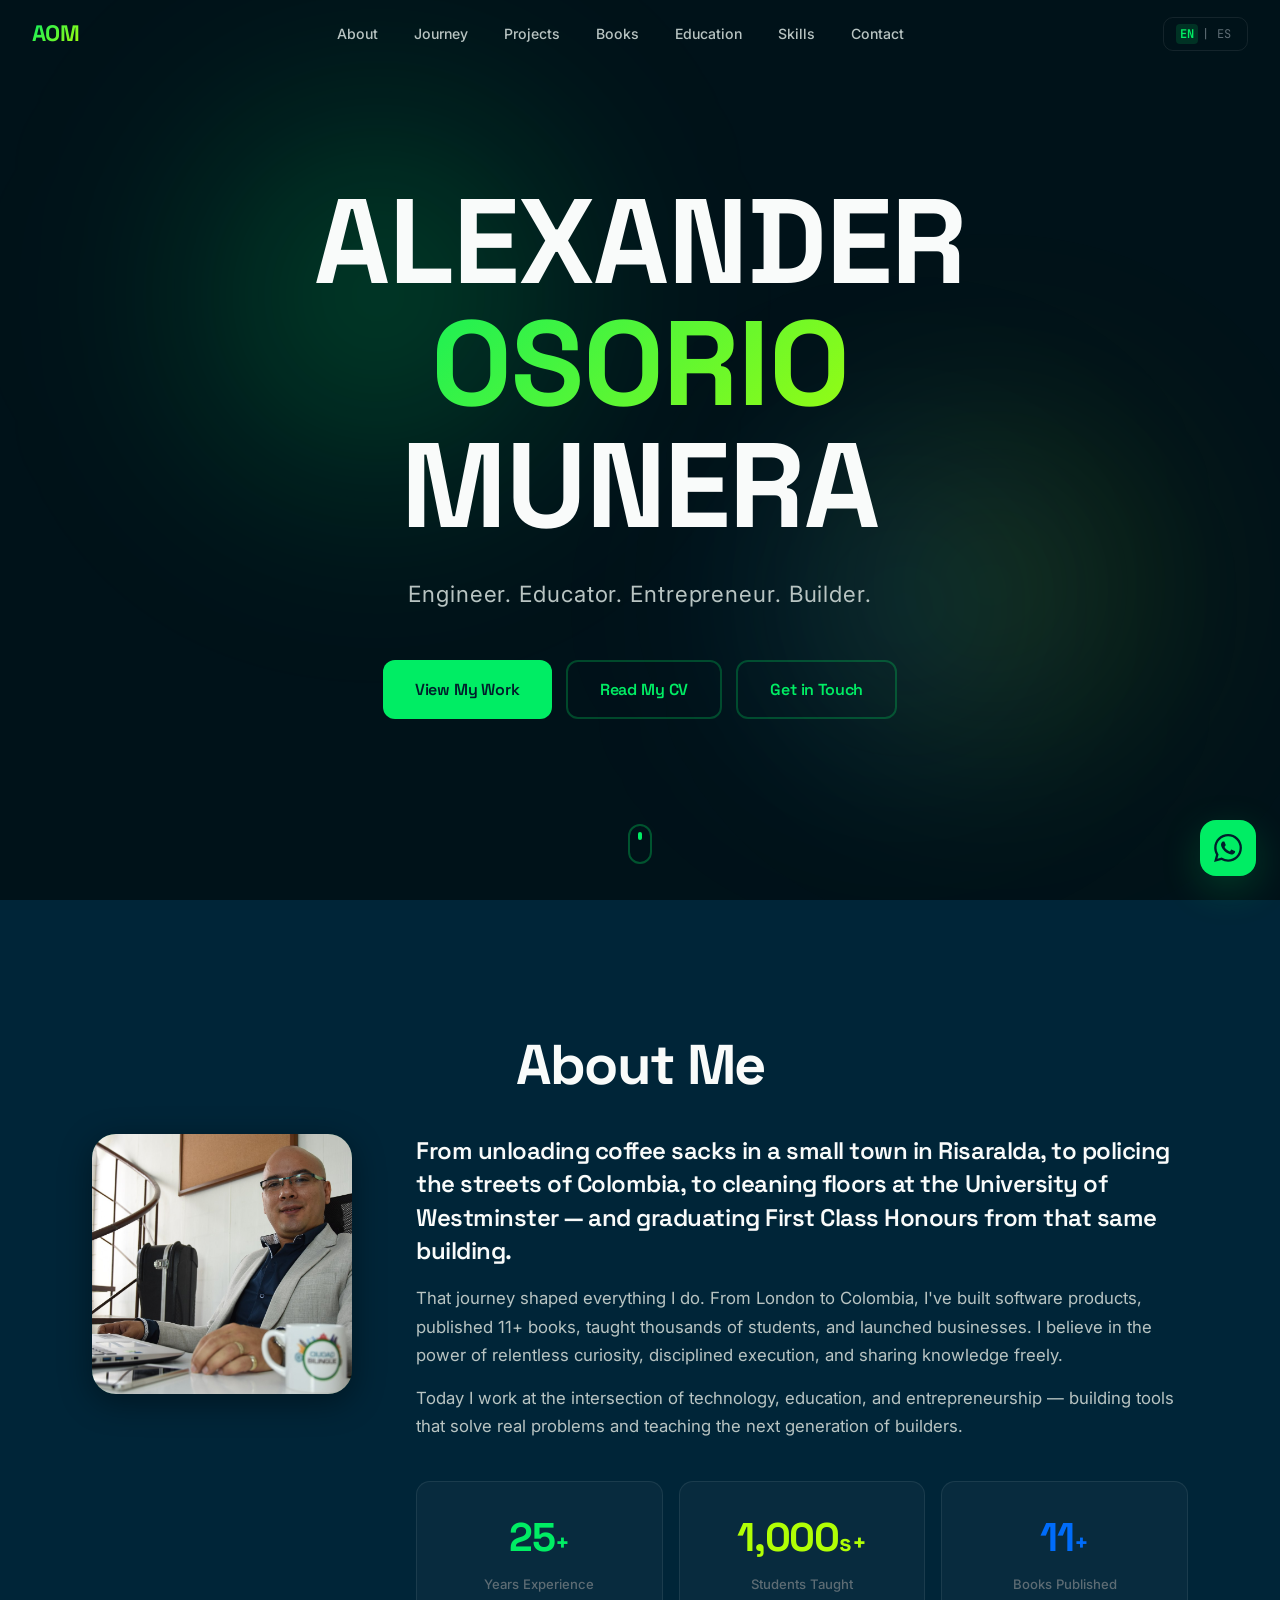
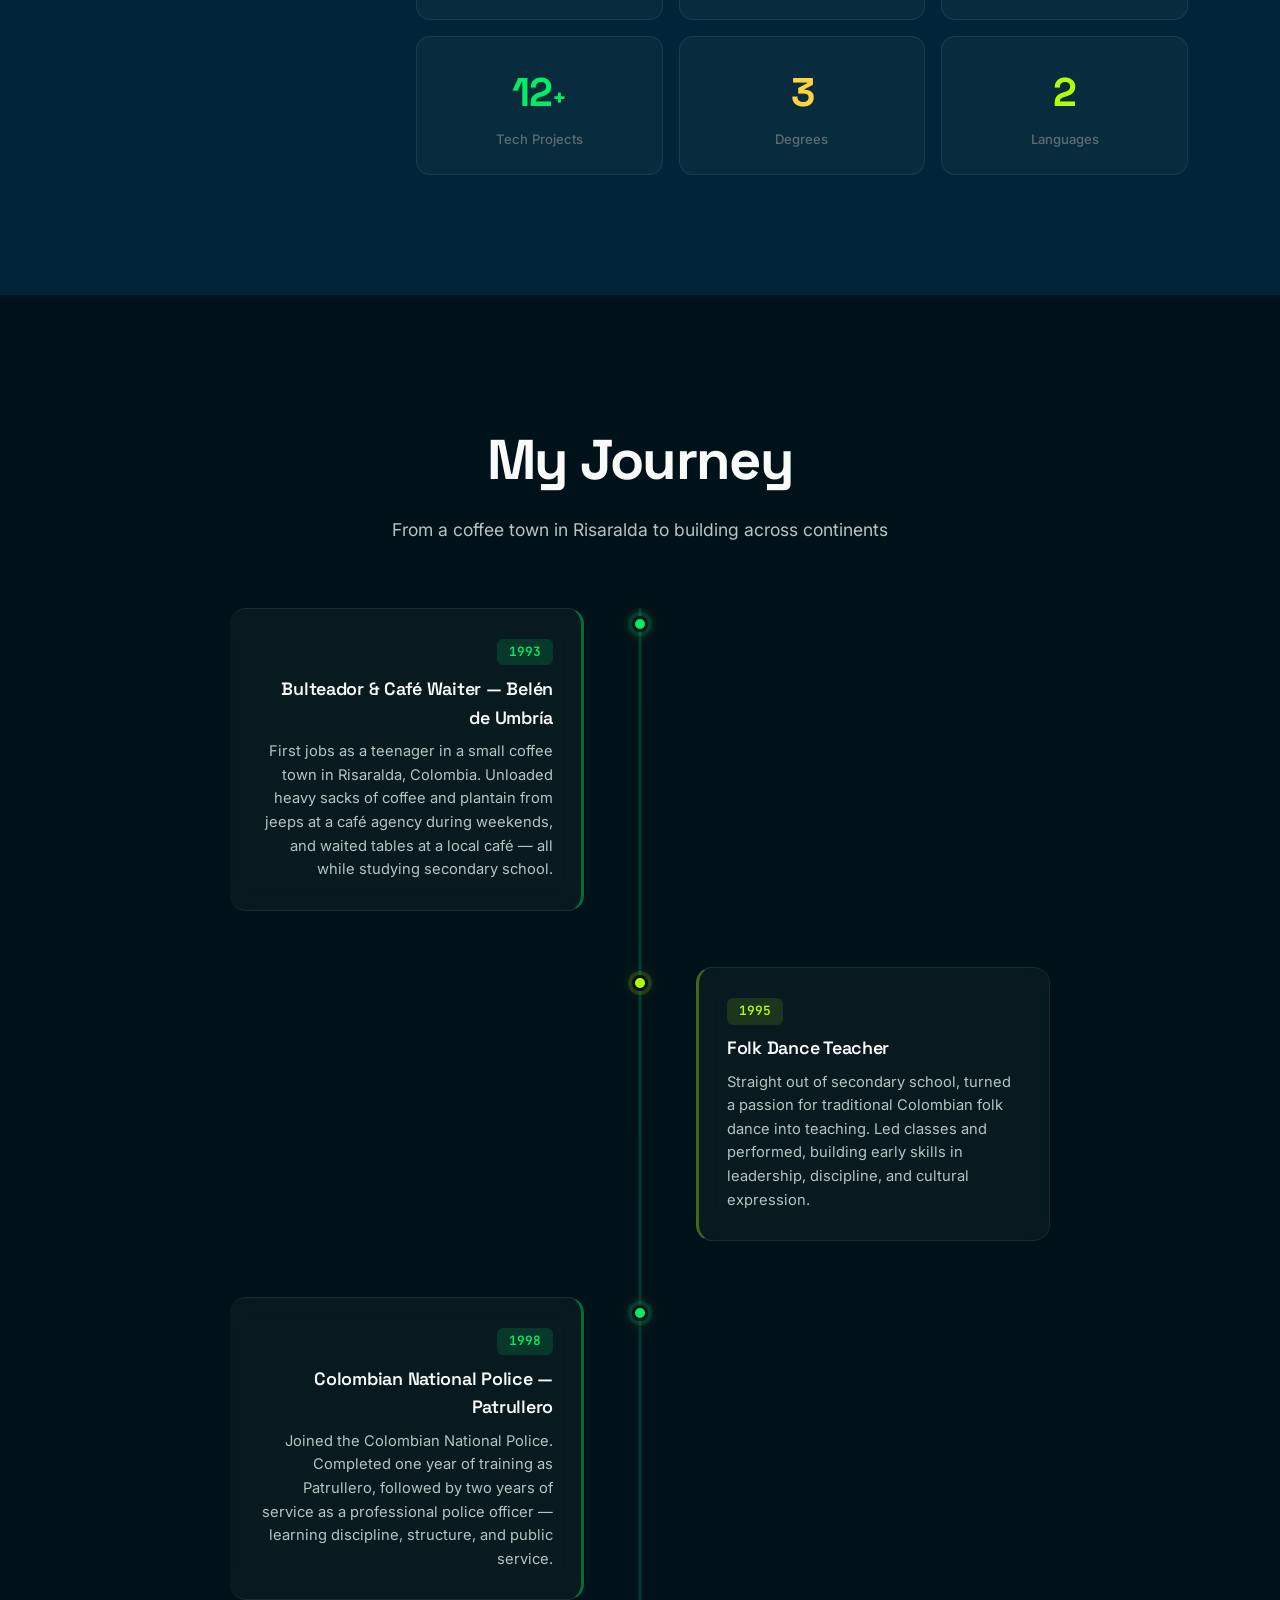
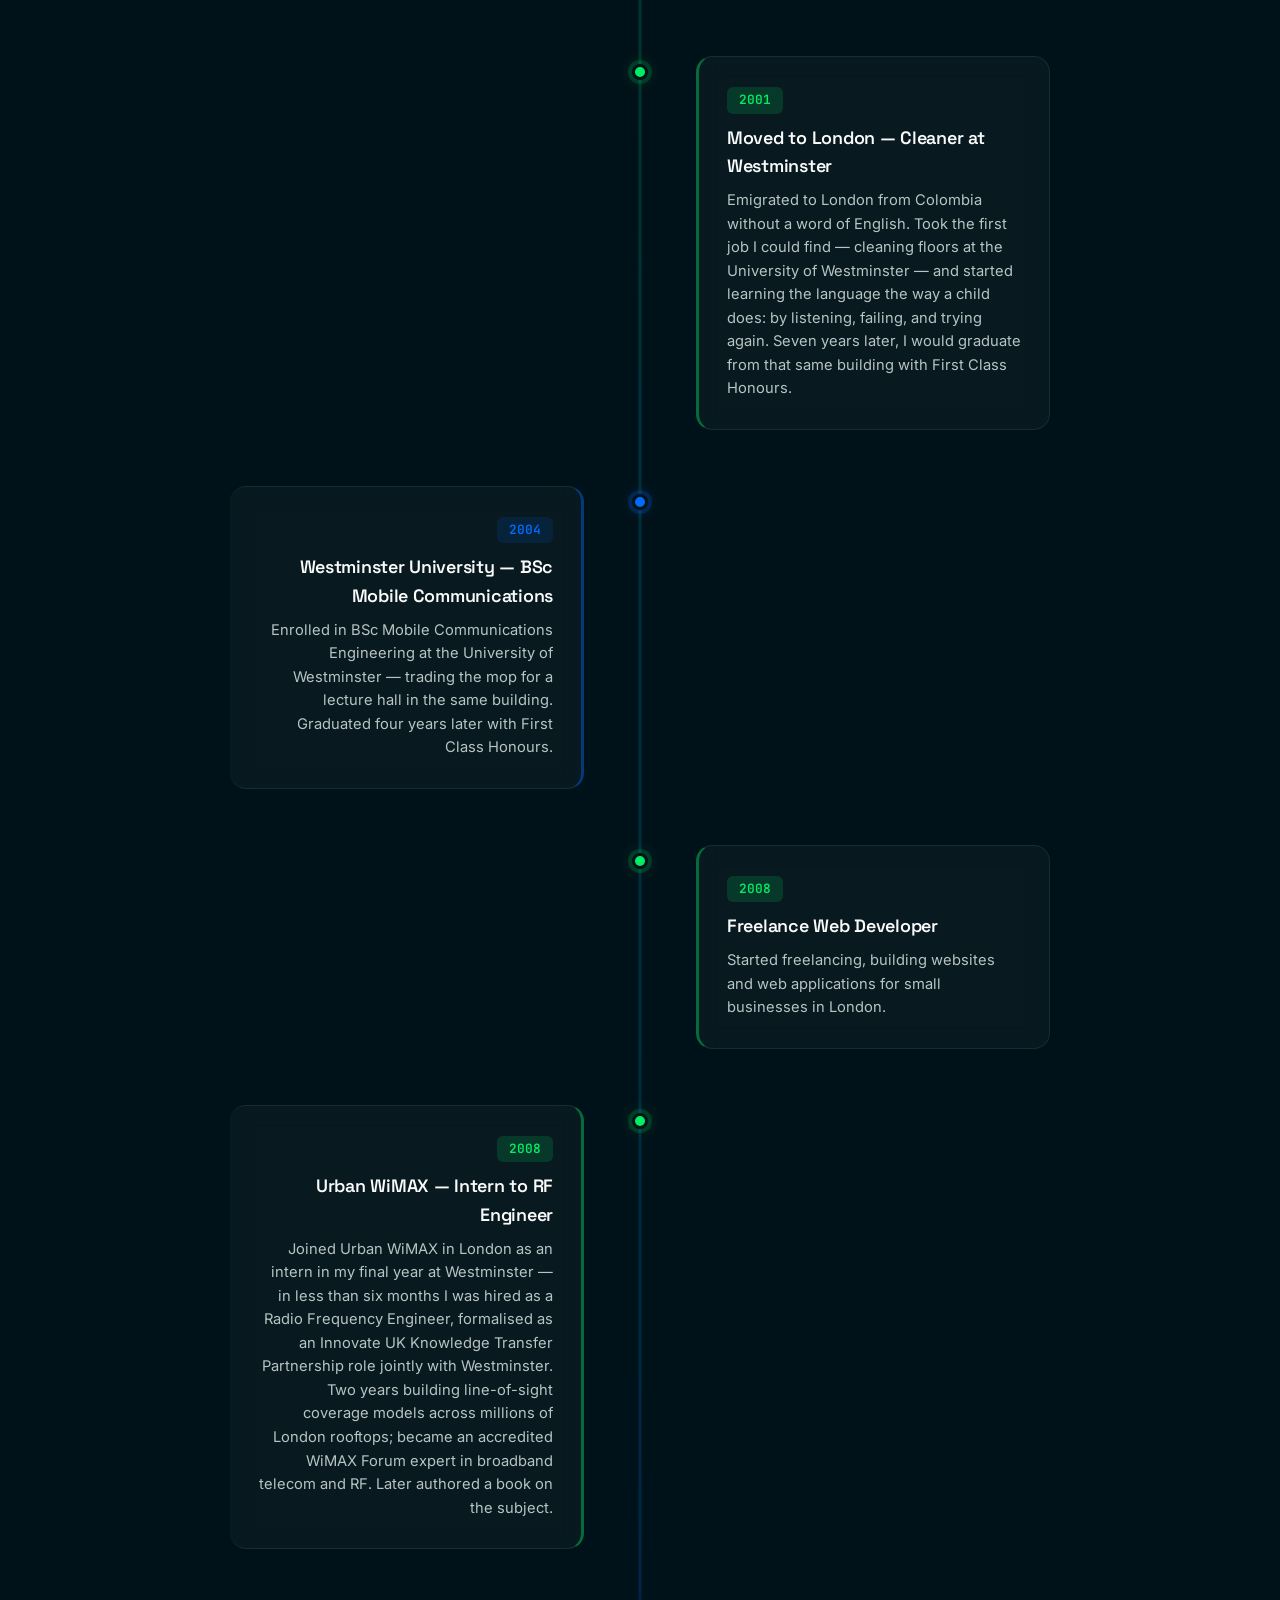
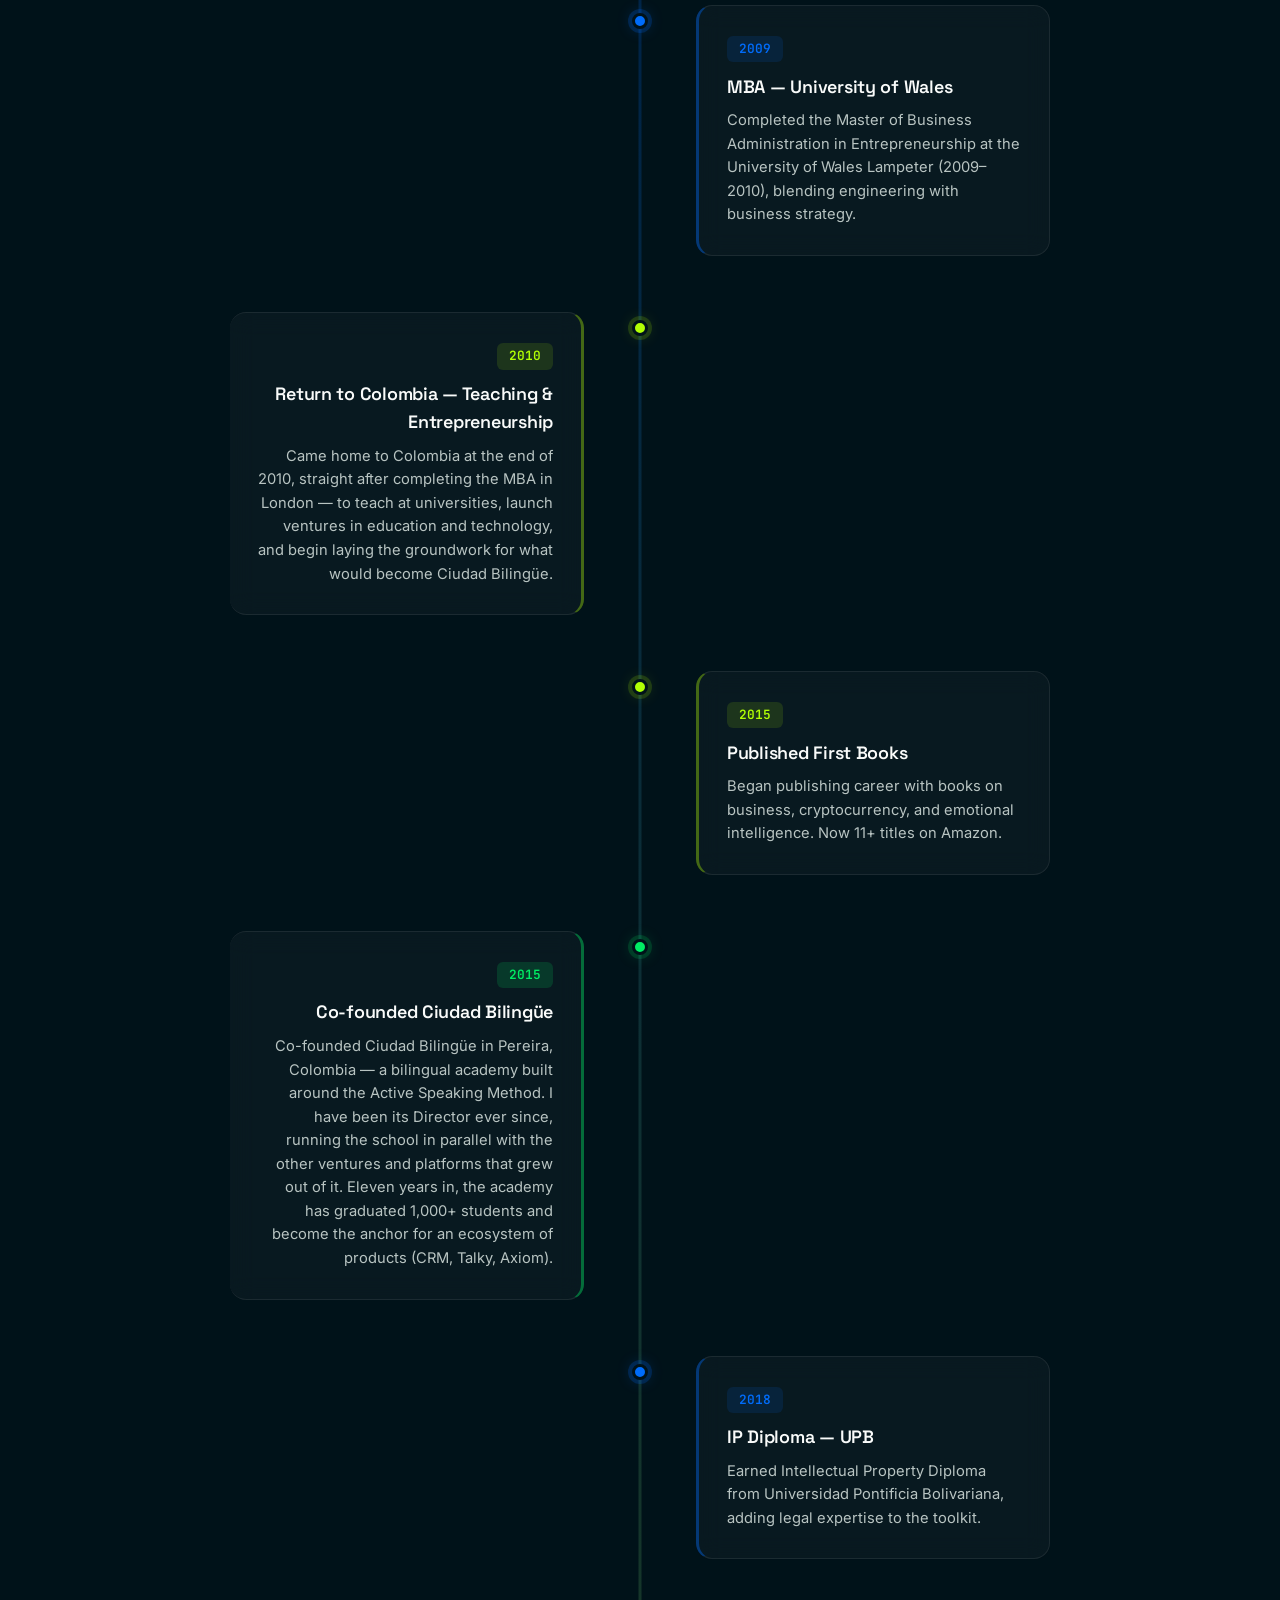
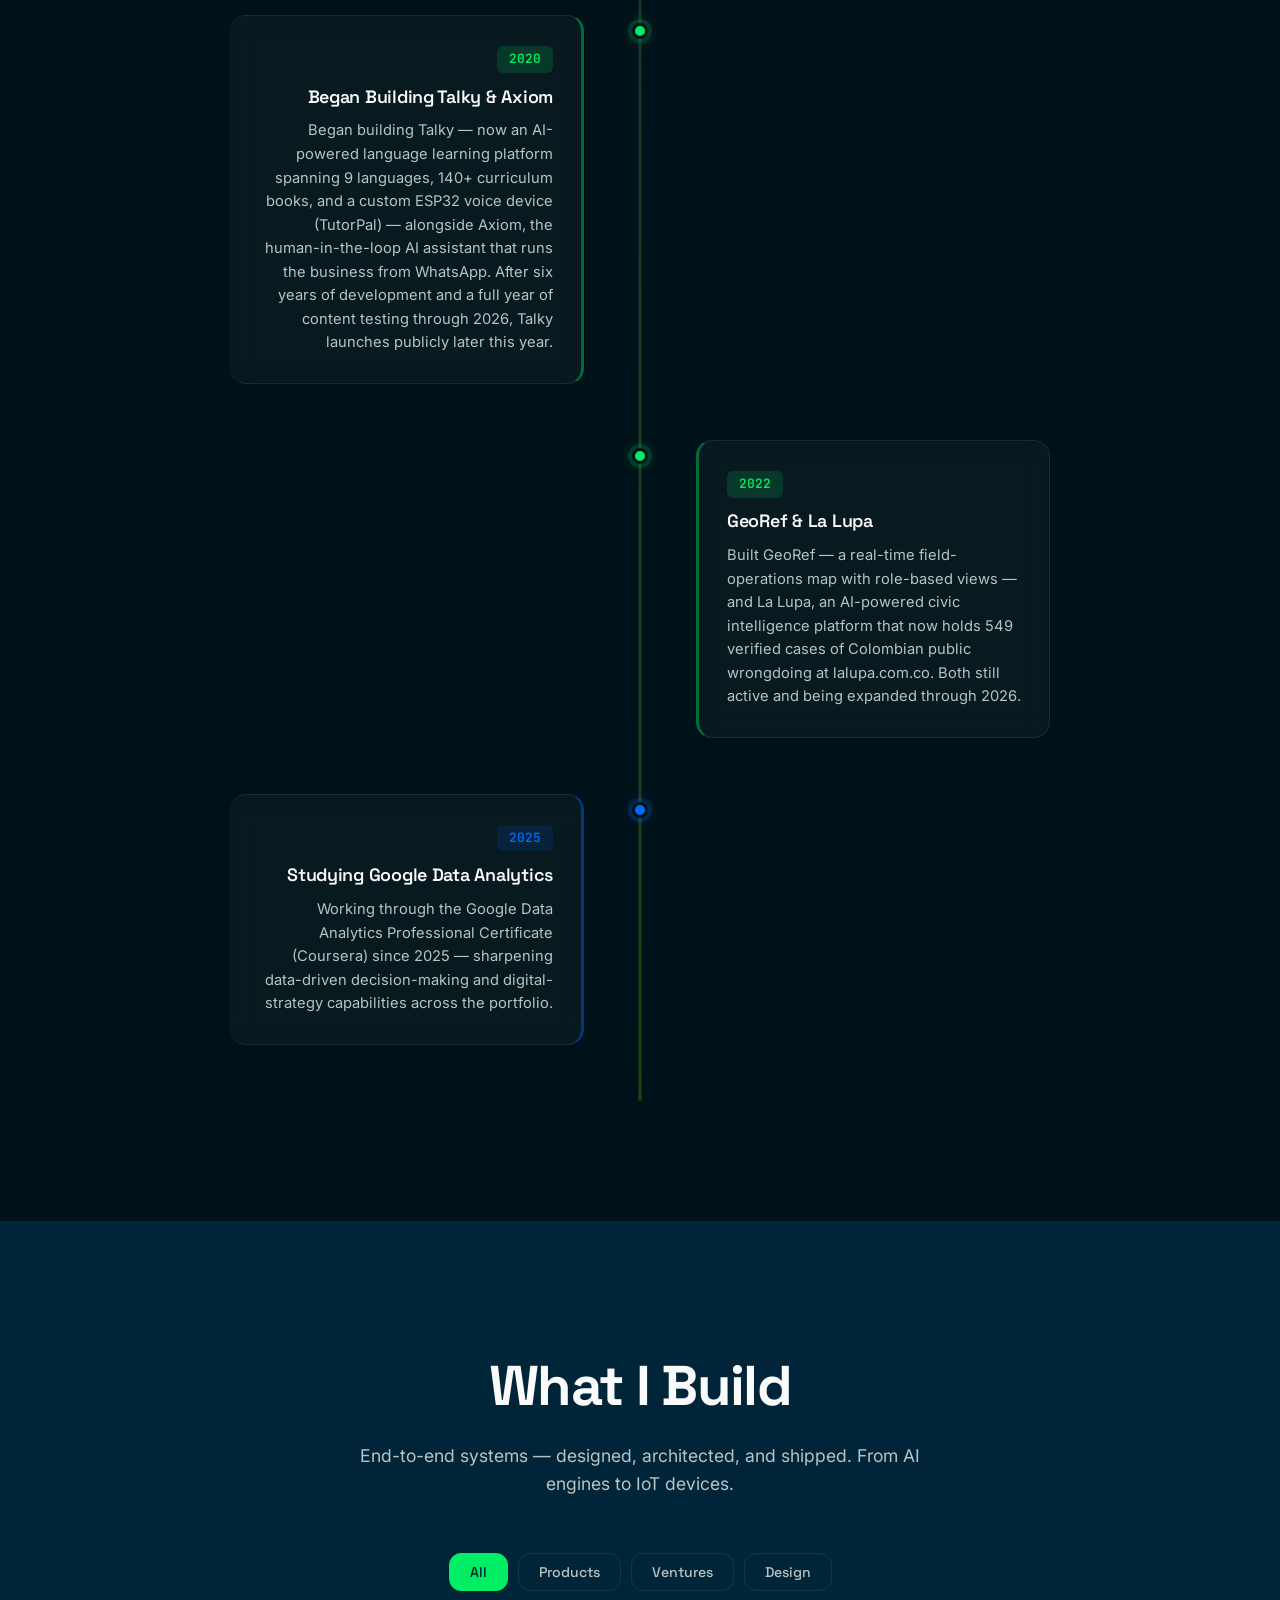
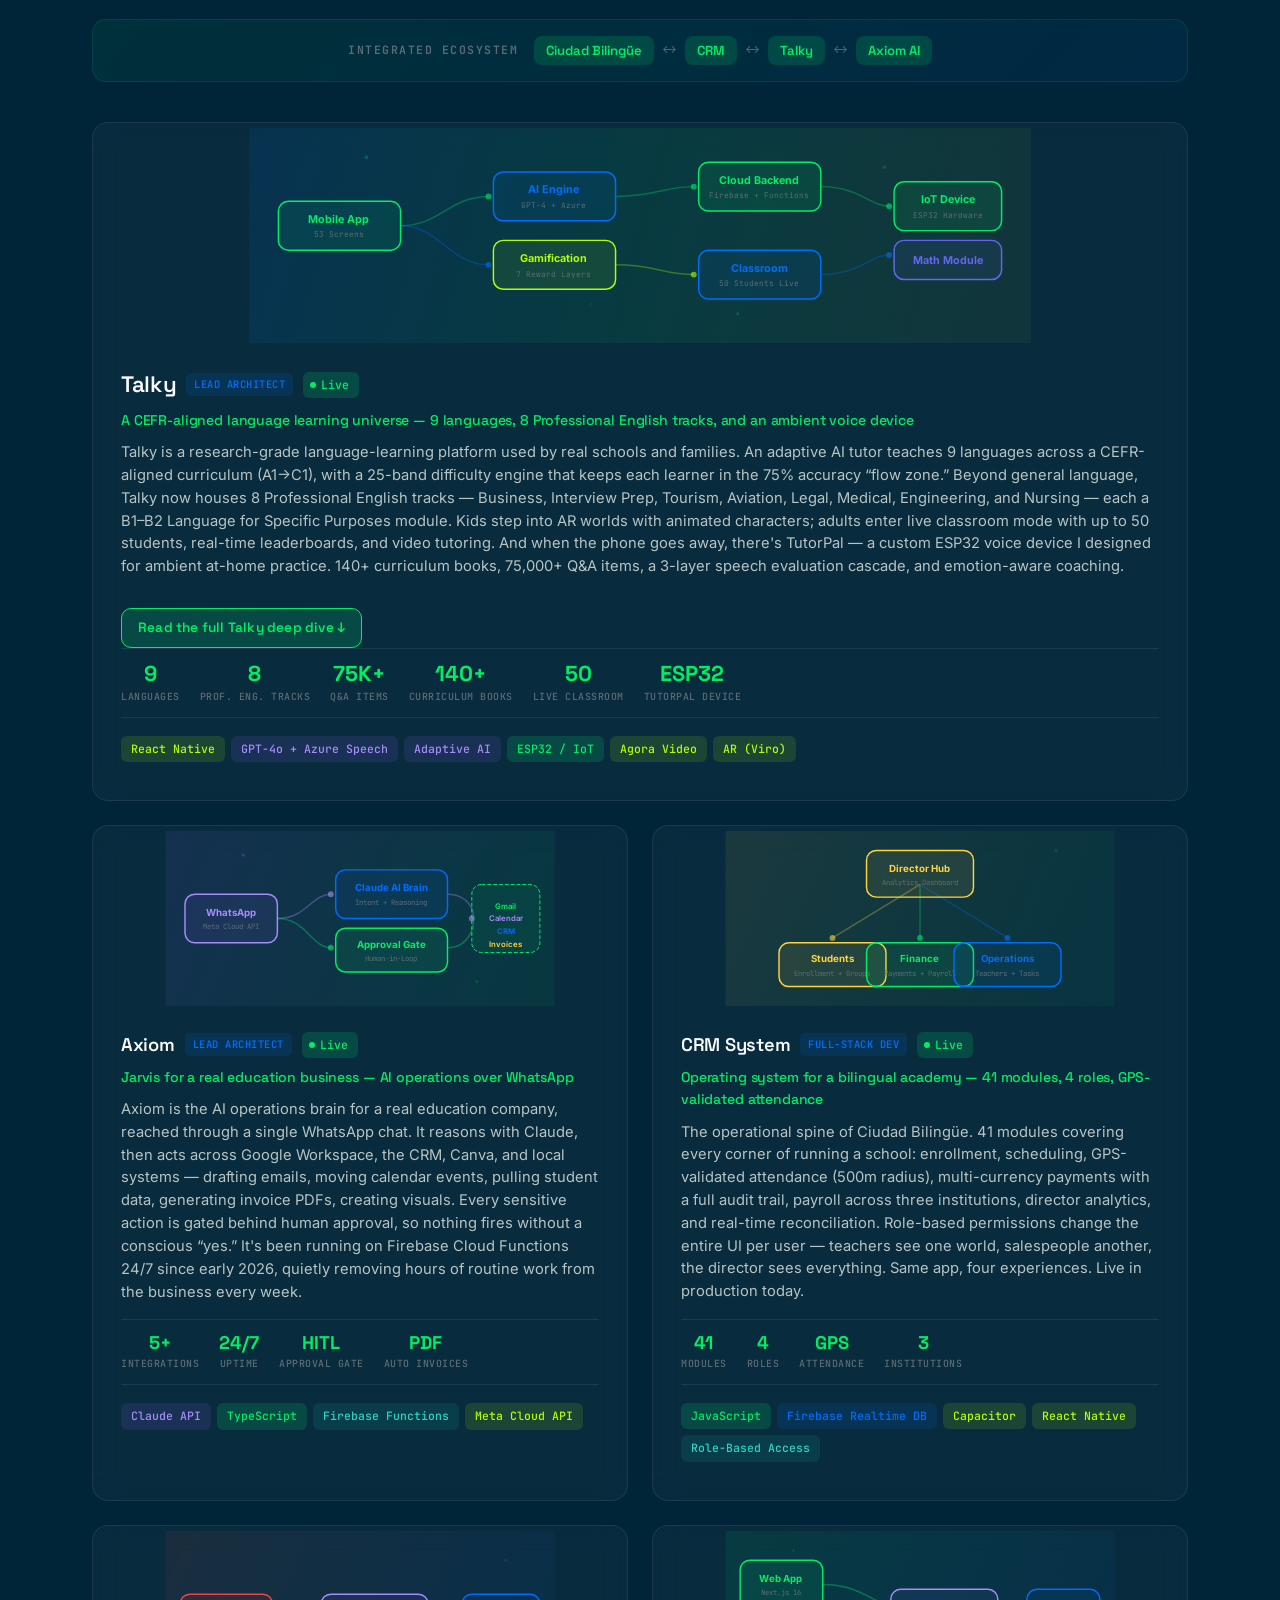
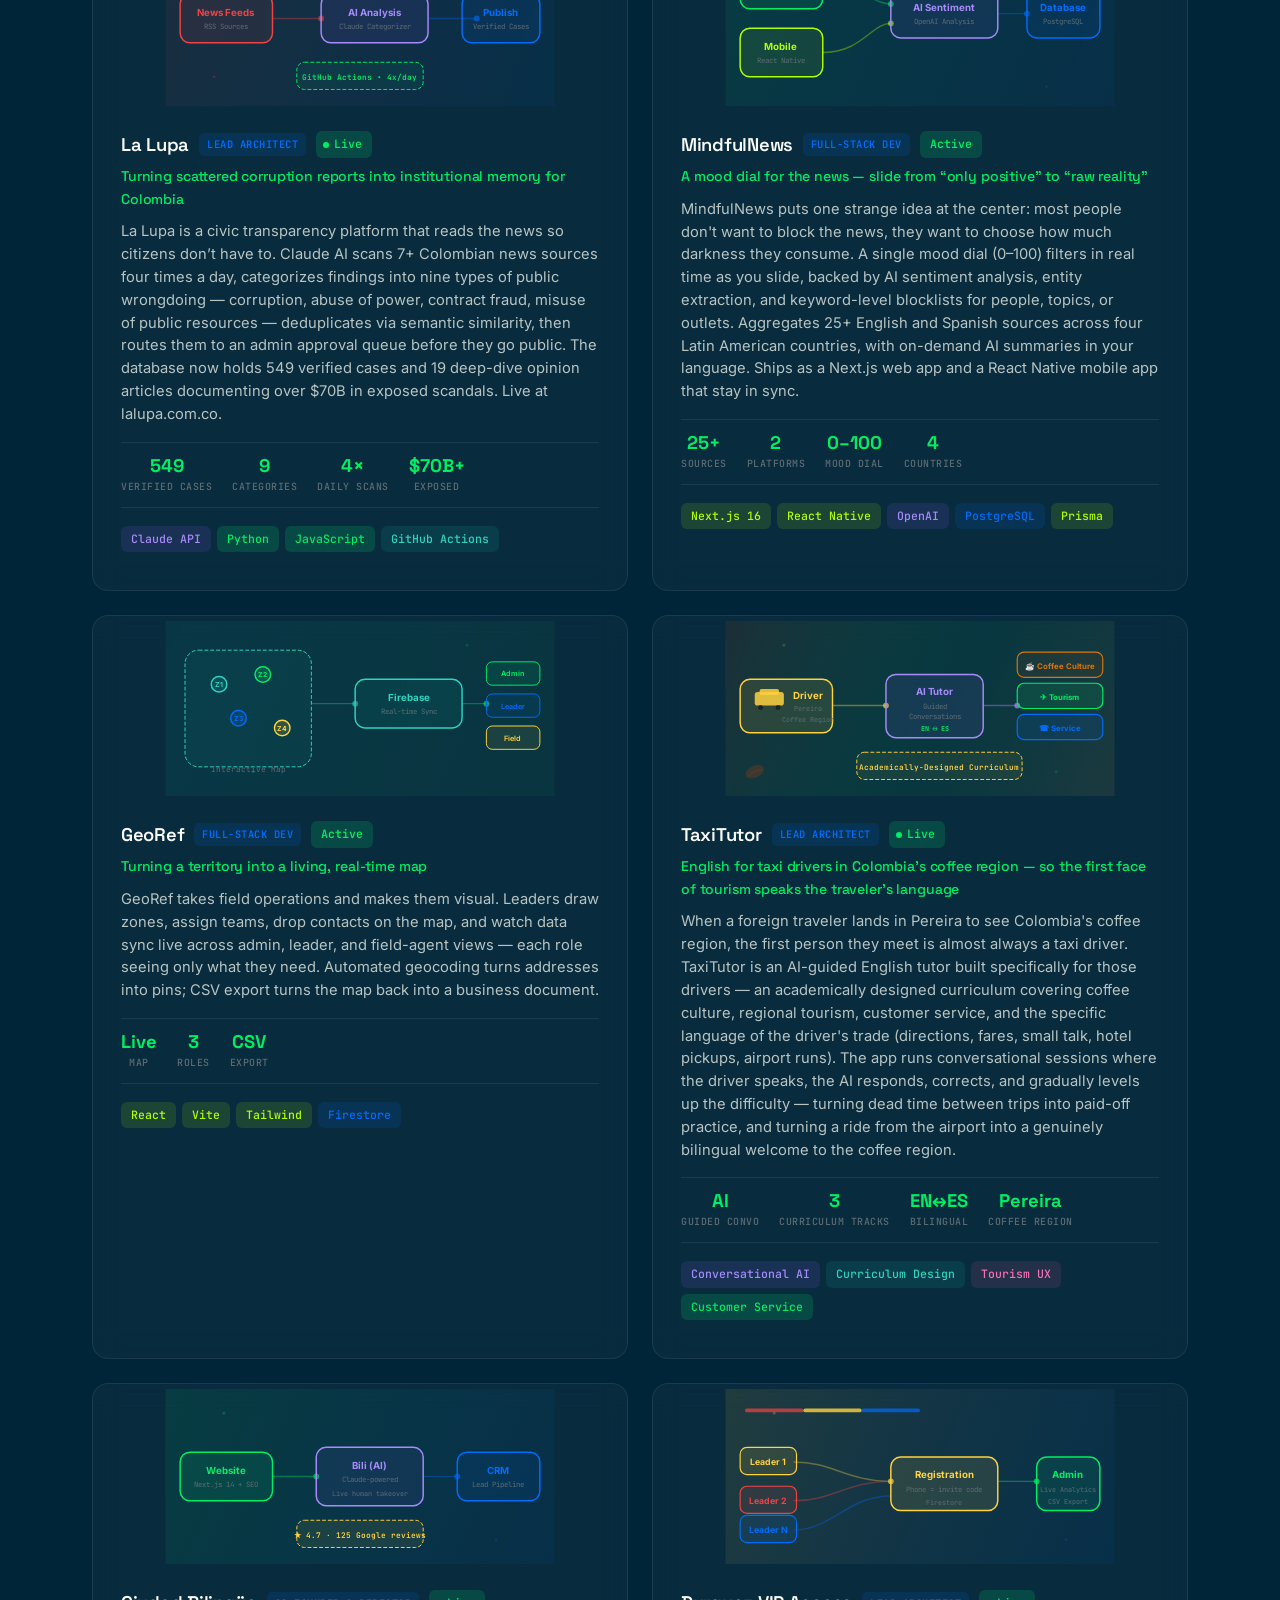
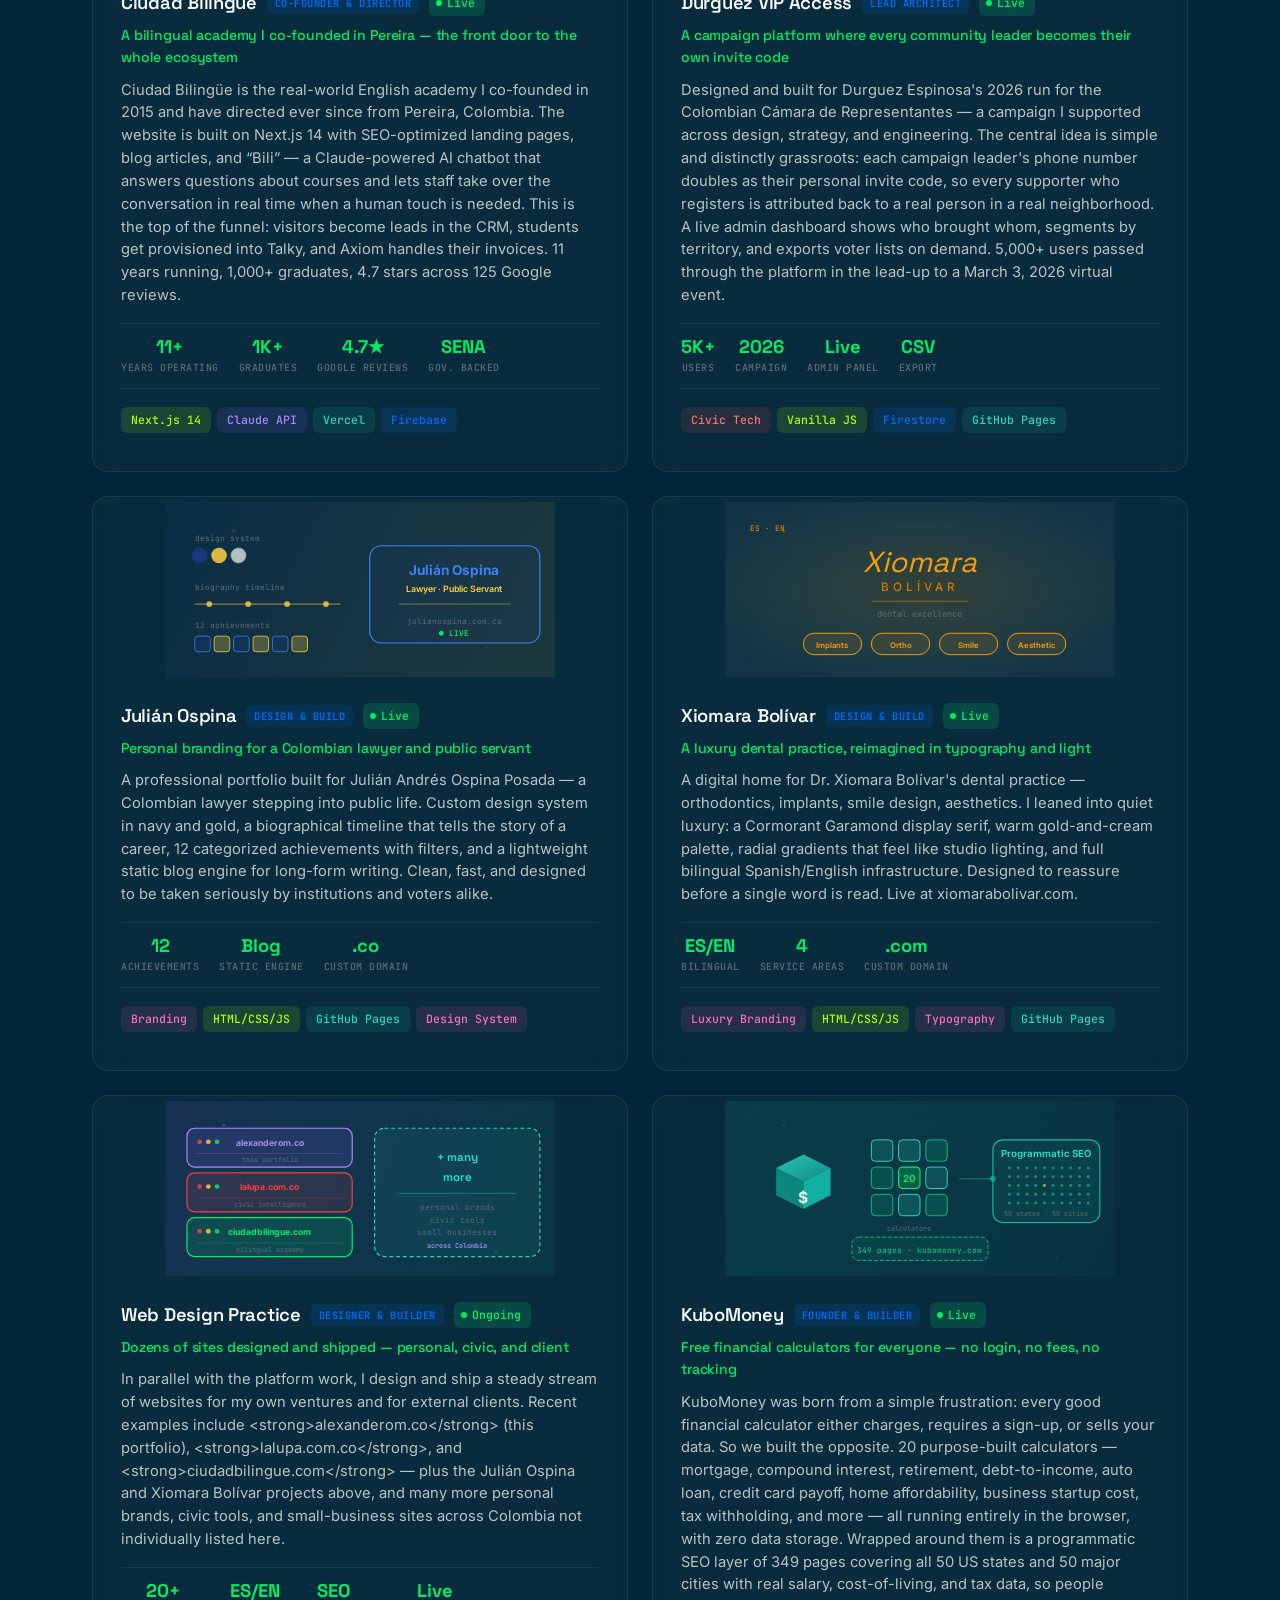
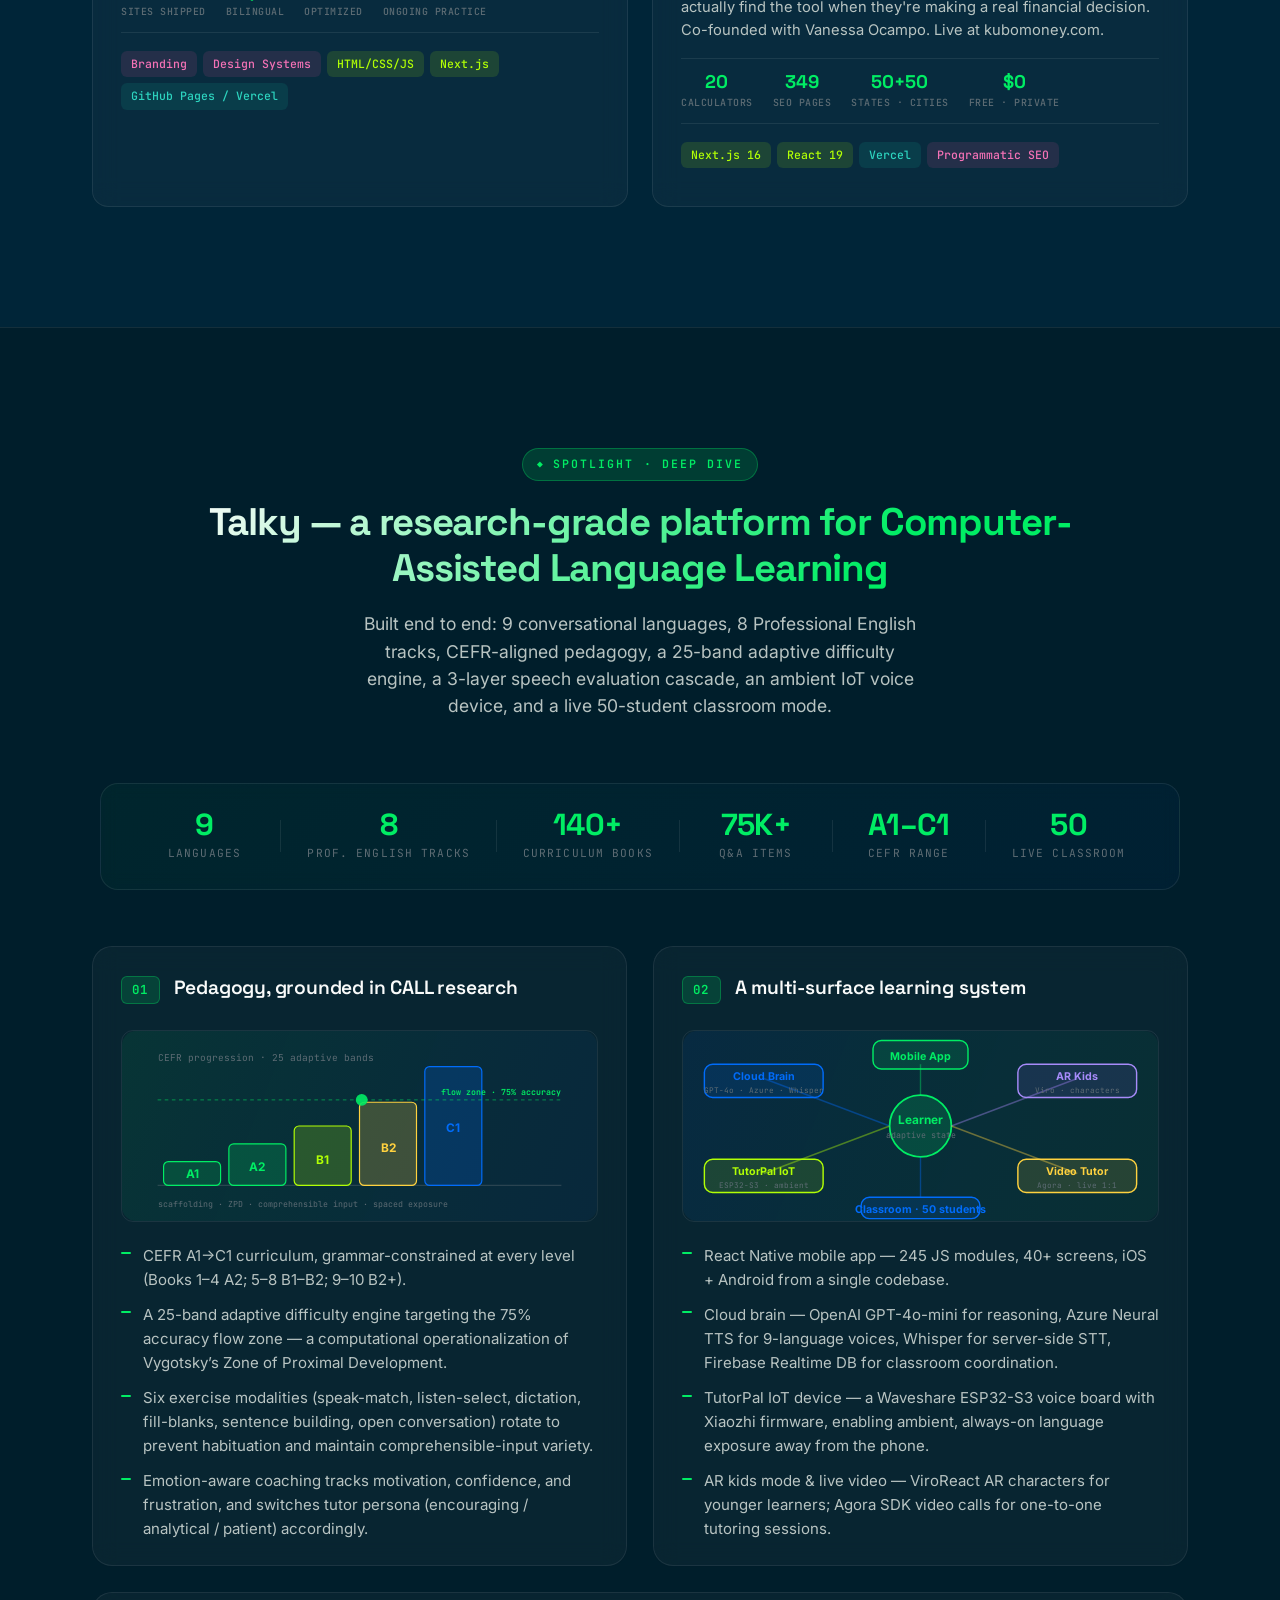
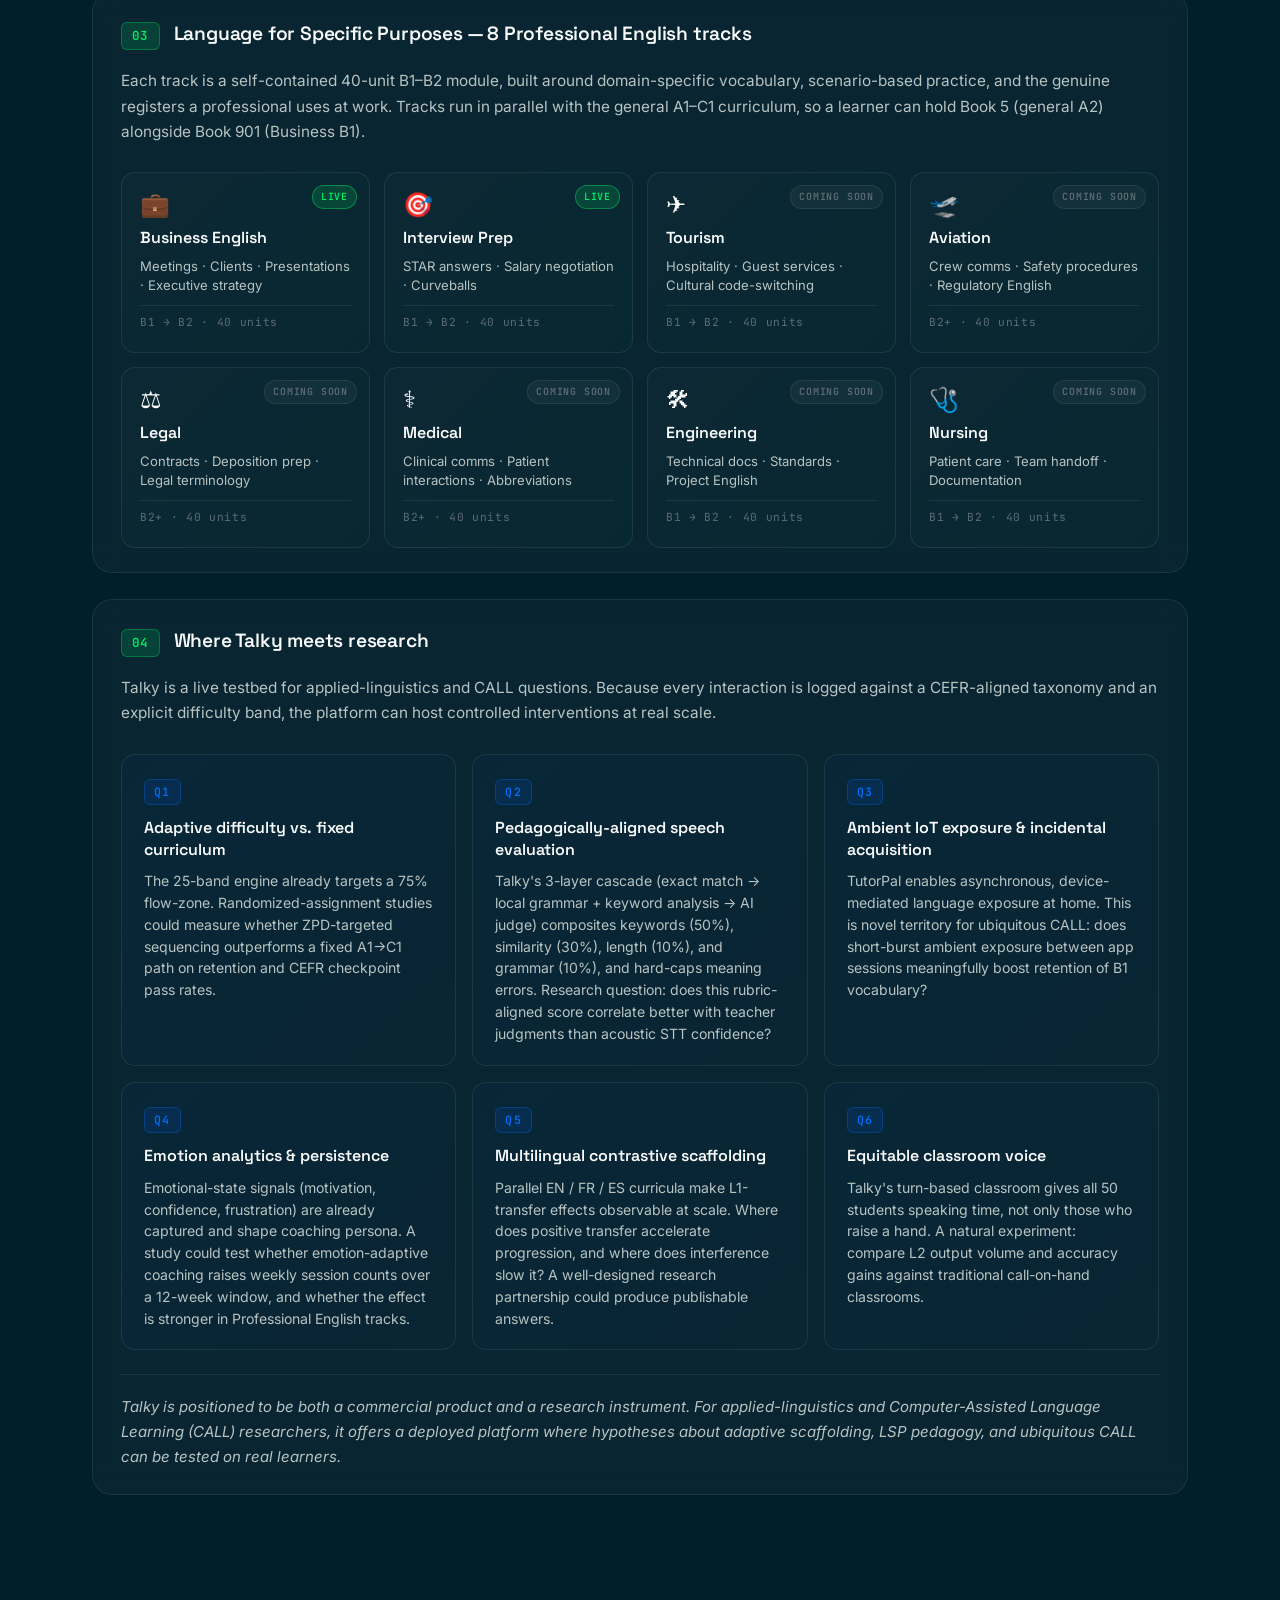
<file: index.html>
<!DOCTYPE html>
<html lang="en">
<head>
  <meta charset="UTF-8">
  <meta name="viewport" content="width=device-width, initial-scale=1.0">
  <title>Alexander Osorio Munera | Engineer. Educator. Entrepreneur. Builder.</title>
  <meta name="description" content="Portfolio of Alexander Osorio Munera — Software Engineer, Educator, Entrepreneur, and Published Author with 25+ years of experience across tech, education, and business.">
  <meta name="keywords" content="Alexander Osorio Munera, software engineer, educator, entrepreneur, author, portfolio">
  <meta name="author" content="Alexander Osorio Munera">

  <!-- Open Graph -->
  <meta property="og:title" content="Alexander Osorio Munera | Engineer. Educator. Entrepreneur. Builder.">
  <meta property="og:description" content="Software Engineer, Educator, Entrepreneur, and Published Author. Founder of Ciudad Bilingüe. Builder of Talky, Axiom, La Lupa, and more.">
  <meta property="og:type" content="website">
  <meta property="og:url" content="https://alexanderom.co">
  <meta property="og:image" content="https://alexanderom.co/img/og-image.jpg">
  <meta property="og:locale" content="en_US">
  <meta property="og:locale:alternate" content="es_CO">

  <!-- Twitter Card -->
  <meta name="twitter:card" content="summary_large_image">
  <meta name="twitter:title" content="Alexander Osorio Munera | Engineer. Educator. Entrepreneur. Builder.">
  <meta name="twitter:description" content="Software Engineer, Educator, Entrepreneur, and Published Author.">
  <meta name="twitter:image" content="https://alexanderom.co/img/og-image.jpg">

  <!-- Hreflang -->
  <link rel="alternate" hreflang="en" href="https://alexanderom.co">
  <link rel="alternate" hreflang="es" href="https://alexanderom.co?lang=es">
  <link rel="canonical" href="https://alexanderom.co">

  <!-- Fonts -->
  <link rel="preconnect" href="https://fonts.googleapis.com">
  <link rel="preconnect" href="https://fonts.gstatic.com" crossorigin>
  <link href="https://fonts.googleapis.com/css2?family=Space+Grotesk:wght@400;500;600;700&family=Inter:wght@300;400;500;600&family=JetBrains+Mono:wght@400;500&display=swap" rel="stylesheet">

  <!-- Styles -->
  <link rel="stylesheet" href="css/style.css">
  <link rel="stylesheet" href="css/animations.css">
  <link rel="stylesheet" href="css/responsive.css">

  <!-- JSON-LD Structured Data -->
  <script type="application/ld+json">
  {
    "@context": "https://schema.org",
    "@type": "Person",
    "name": "Alexander Osorio Munera",
    "url": "https://alexanderom.co",
    "jobTitle": "Software Engineer & Educator",
    "description": "Engineer, Educator, Entrepreneur, Published Author",
    "alumniOf": [
      {
        "@type": "CollegeOrUniversity",
        "name": "University of Westminster",
        "department": "Mobile Communications Engineering"
      },
      {
        "@type": "CollegeOrUniversity",
        "name": "University of Wales Lampeter",
        "department": "MBA"
      }
    ],
    "knowsLanguage": ["English", "Spanish"],
    "sameAs": [
      "https://www.linkedin.com/in/alexanderosoriomunera/",
      "https://www.instagram.com/ciudadbilingue/",
      "https://www.tiktok.com/@ciudadbilingue"
    ]
  }
  </script>
</head>
<body>
  <!-- ============ NAVIGATION ============ -->
  <nav class="nav" id="nav">
    <a href="#hero" class="nav__logo">AOM</a>
    <div class="nav__links" id="navLinks">
      <a href="#about" class="nav__link" data-i18n="nav.about">About</a>
      <a href="#timeline" class="nav__link" data-i18n="nav.timeline">Journey</a>
      <a href="#projects" class="nav__link" data-i18n="nav.projects">Projects</a>
      <a href="#books" class="nav__link" data-i18n="nav.books">Books</a>
      <a href="#education" class="nav__link" data-i18n="nav.education">Education</a>
      <a href="#skills" class="nav__link" data-i18n="nav.skills">Skills</a>
      <a href="#contact" class="nav__link" data-i18n="nav.contact">Contact</a>
    </div>
    <div class="nav__actions">
      <button class="lang-toggle" id="langToggle" aria-label="Toggle language">
        <span class="lang-toggle__option lang-toggle__option--active" data-lang="en">EN</span>
        <span class="lang-toggle__divider">|</span>
        <span class="lang-toggle__option" data-lang="es">ES</span>
      </button>
      <button class="hamburger" id="hamburger" aria-label="Toggle menu">
        <span></span><span></span><span></span>
      </button>
    </div>
  </nav>

  <!-- Mobile Menu Overlay -->
  <div class="mobile-menu" id="mobileMenu">
    <a href="#about" class="mobile-menu__link" data-i18n="nav.about">About</a>
    <a href="#timeline" class="mobile-menu__link" data-i18n="nav.timeline">Journey</a>
    <a href="#projects" class="mobile-menu__link" data-i18n="nav.projects">Projects</a>
    <a href="#books" class="mobile-menu__link" data-i18n="nav.books">Books</a>
    <a href="#education" class="mobile-menu__link" data-i18n="nav.education">Education</a>
    <a href="#skills" class="mobile-menu__link" data-i18n="nav.skills">Skills</a>
    <a href="#contact" class="mobile-menu__link" data-i18n="nav.contact">Contact</a>
  </div>

  <!-- ============ HERO ============ -->
  <section class="hero" id="hero">
    <div class="hero__orbs">
      <div class="hero__orb hero__orb--orange"></div>
      <div class="hero__orb hero__orb--teal"></div>
      <div class="hero__orb hero__orb--purple"></div>
    </div>
    <div class="hero__content">
      <h1 class="hero__name">
        <span class="hero__name-line reveal-text">ALEXANDER</span>
        <span class="hero__name-line reveal-text" style="animation-delay: 0.2s">OSORIO</span>
        <span class="hero__name-line reveal-text" style="animation-delay: 0.4s">MUNERA</span>
      </h1>
      <p class="hero__tagline reveal-text" style="animation-delay: 0.7s" data-i18n="hero.tagline">
        Engineer. Educator. Entrepreneur. Builder.
      </p>
      <div class="hero__cta reveal-text" style="animation-delay: 1s">
        <a href="#projects" class="btn btn--primary" data-i18n="hero.cta">View My Work</a>
        <a href="cv.html" class="btn btn--outline" data-i18n="hero.cv">Read My CV</a>
        <a href="#contact" class="btn btn--outline" data-i18n="hero.contact">Get in Touch</a>
      </div>
    </div>
    <div class="hero__scroll">
      <div class="hero__scroll-indicator"></div>
    </div>
  </section>

  <!-- ============ ABOUT ============ -->
  <section class="section section--alt" id="about">
    <div class="container">
      <h2 class="section__title anim-fade-up" data-i18n="about.title">About Me</h2>
      <div class="about">
        <div class="about__photo anim-fade-up">
          <div class="about__photo-frame">
            <img src="img/alexander.jpg" alt="Alexander Osorio Munera" class="about__photo-img" loading="lazy">
          </div>
        </div>
        <div class="about__text">
          <p class="about__lead anim-fade-up" data-i18n="about.lead">
            From unloading coffee sacks in a small town in Risaralda, to policing the streets of Colombia, to cleaning floors at the University of Westminster — and graduating First Class Honours from that same building.
          </p>
          <p class="about__body anim-fade-up" data-i18n="about.body">
            That journey shaped everything I do. From London to Colombia, I've built software products, published 11+ books, taught thousands of students, and launched businesses. I believe in the power of relentless curiosity, disciplined execution, and sharing knowledge freely.
          </p>
          <p class="about__body anim-fade-up" data-i18n="about.body2">
            Today I work at the intersection of technology, education, and entrepreneurship — building tools that solve real problems and teaching the next generation of builders.
          </p>
          <div class="about__stats">
            <div class="stat anim-fade-up">
              <span class="stat__number" data-count="25">0</span><span class="stat__plus">+</span>
              <span class="stat__label" data-i18n="about.stat.years">Years Experience</span>
            </div>
            <div class="stat anim-fade-up">
              <span class="stat__number" data-count="1000">0</span><span class="stat__plus">s+</span>
              <span class="stat__label" data-i18n="about.stat.students">Students Taught</span>
            </div>
            <div class="stat anim-fade-up">
              <span class="stat__number" data-count="11">0</span><span class="stat__plus">+</span>
              <span class="stat__label" data-i18n="about.stat.books">Books Published</span>
            </div>
            <div class="stat anim-fade-up">
              <span class="stat__number" data-count="12">0</span><span class="stat__plus">+</span>
              <span class="stat__label" data-i18n="about.stat.projects">Tech Projects</span>
            </div>
            <div class="stat anim-fade-up">
              <span class="stat__number" data-count="3">0</span>
              <span class="stat__label" data-i18n="about.stat.degrees">Degrees</span>
            </div>
            <div class="stat anim-fade-up">
              <span class="stat__number" data-count="2">0</span>
              <span class="stat__label" data-i18n="about.stat.languages">Languages</span>
            </div>
          </div>
        </div>
      </div>
    </div>
  </section>

  <!-- ============ TIMELINE ============ -->
  <section class="section" id="timeline">
    <div class="container">
      <h2 class="section__title anim-fade-up" data-i18n="timeline.title">My Journey</h2>
      <p class="section__subtitle anim-fade-up" data-i18n="timeline.subtitle">From a coffee town in Risaralda to building across continents</p>
      <div class="timeline">

        <div class="timeline__item timeline__item--work anim-fade-up">
          <div class="timeline__dot"></div>
          <div class="timeline__card glass-card">
            <span class="timeline__year">1993</span>
            <h3 class="timeline__heading" data-i18n="timeline.1998.title">Bulteador & Café Waiter — Belén de Umbría</h3>
            <p class="timeline__text" data-i18n="timeline.1998.text">First jobs as a teenager in a small coffee town in Risaralda, Colombia. Unloaded heavy sacks of coffee and plantain from jeeps at a café agency during weekends, and waited tables at a local café — all while studying secondary school.</p>
          </div>
        </div>

        <div class="timeline__item timeline__item--entrepreneurship anim-fade-up">
          <div class="timeline__dot"></div>
          <div class="timeline__card glass-card">
            <span class="timeline__year">1995</span>
            <h3 class="timeline__heading" data-i18n="timeline.2000.title">Folk Dance Teacher</h3>
            <p class="timeline__text" data-i18n="timeline.2000.text">Straight out of secondary school, turned a passion for traditional Colombian folk dance into teaching. Led classes and performed, building early skills in leadership, discipline, and cultural expression.</p>
          </div>
        </div>

        <div class="timeline__item timeline__item--work anim-fade-up">
          <div class="timeline__dot"></div>
          <div class="timeline__card glass-card">
            <span class="timeline__year">1998</span>
            <h3 class="timeline__heading" data-i18n="timeline.2001.title">Colombian National Police — Patrullero</h3>
            <p class="timeline__text" data-i18n="timeline.2001.text">Joined the Colombian National Police. Completed one year of training as Patrullero, followed by two years of service as a professional police officer — learning discipline, structure, and public service.</p>
          </div>
        </div>

        <div class="timeline__item timeline__item--work anim-fade-up">
          <div class="timeline__dot"></div>
          <div class="timeline__card glass-card">
            <span class="timeline__year">2001</span>
            <h3 class="timeline__heading" data-i18n="timeline.2004.title">Moved to London — Cleaner at Westminster</h3>
            <p class="timeline__text" data-i18n="timeline.2004.text">Emigrated to London from Colombia without a word of English. Took the first job I could find — cleaning floors at the University of Westminster — and started learning the language the way a child does: by listening, failing, and trying again. Seven years later, I would graduate from that same building with First Class Honours.</p>
          </div>
        </div>

        <div class="timeline__item timeline__item--education anim-fade-up">
          <div class="timeline__dot"></div>
          <div class="timeline__card glass-card">
            <span class="timeline__year">2004</span>
            <h3 class="timeline__heading" data-i18n="timeline.2006.title">Westminster University — BSc Mobile Communications</h3>
            <p class="timeline__text" data-i18n="timeline.2006.text">Enrolled in BSc Mobile Communications Engineering at the University of Westminster — trading the mop for a lecture hall in the same building. Graduated four years later with First Class Honours.</p>
          </div>
        </div>

        <div class="timeline__item timeline__item--work anim-fade-up">
          <div class="timeline__dot"></div>
          <div class="timeline__card glass-card">
            <span class="timeline__year">2008</span>
            <h3 class="timeline__heading" data-i18n="timeline.2008.title">Freelance Web Developer</h3>
            <p class="timeline__text" data-i18n="timeline.2008.text">Started freelancing, building websites and web applications for small businesses in London.</p>
          </div>
        </div>

        <div class="timeline__item timeline__item--work anim-fade-up">
          <div class="timeline__dot"></div>
          <div class="timeline__card glass-card">
            <span class="timeline__year">2008</span>
            <h3 class="timeline__heading" data-i18n="timeline.2009.title">Urban WiMAX — Intern to RF Engineer</h3>
            <p class="timeline__text" data-i18n="timeline.2009.text">Joined Urban WiMAX in London as an intern in my final year at Westminster — in less than six months I was hired as a Radio Frequency Engineer, formalised as an Innovate UK Knowledge Transfer Partnership role jointly with Westminster. Two years building line-of-sight coverage models across millions of London rooftops; became an accredited WiMAX Forum expert in broadband telecom and RF. Later authored a book on the subject.</p>
          </div>
        </div>

        <div class="timeline__item timeline__item--education anim-fade-up">
          <div class="timeline__dot"></div>
          <div class="timeline__card glass-card">
            <span class="timeline__year">2009</span>
            <h3 class="timeline__heading" data-i18n="timeline.2011.title">MBA — University of Wales</h3>
            <p class="timeline__text" data-i18n="timeline.2011.text">Completed the Master of Business Administration in Entrepreneurship at the University of Wales Lampeter (2009–2010), blending engineering with business strategy.</p>
          </div>
        </div>

        <div class="timeline__item timeline__item--entrepreneurship anim-fade-up">
          <div class="timeline__dot"></div>
          <div class="timeline__card glass-card">
            <span class="timeline__year">2010</span>
            <h3 class="timeline__heading" data-i18n="timeline.2013.title">Return to Colombia — Teaching & Entrepreneurship</h3>
            <p class="timeline__text" data-i18n="timeline.2013.text">Came home to Colombia at the end of 2010, straight after completing the MBA in London — to teach at universities, launch ventures in education and technology, and begin laying the groundwork for what would become Ciudad Bilingüe.</p>
          </div>
        </div>

        <div class="timeline__item timeline__item--entrepreneurship anim-fade-up">
          <div class="timeline__dot"></div>
          <div class="timeline__card glass-card">
            <span class="timeline__year">2015</span>
            <h3 class="timeline__heading" data-i18n="timeline.2015.title">Published First Books</h3>
            <p class="timeline__text" data-i18n="timeline.2015.text">Began publishing career with books on business, cryptocurrency, and emotional intelligence. Now 11+ titles on Amazon.</p>
          </div>
        </div>

        <div class="timeline__item timeline__item--work anim-fade-up">
          <div class="timeline__dot"></div>
          <div class="timeline__card glass-card">
            <span class="timeline__year">2015</span>
            <h3 class="timeline__heading" data-i18n="timeline.2017.title">Co-founded Ciudad Bilingüe</h3>
            <p class="timeline__text" data-i18n="timeline.2017.text">Co-founded Ciudad Bilingüe in Pereira, Colombia — a bilingual academy built around the Active Speaking Method. I have been its Director ever since, running the school in parallel with the other ventures and platforms that grew out of it. Eleven years in, the academy has graduated 1,000+ students and become the anchor for an ecosystem of products (CRM, Talky, Axiom).</p>
          </div>
        </div>

        <div class="timeline__item timeline__item--education anim-fade-up">
          <div class="timeline__dot"></div>
          <div class="timeline__card glass-card">
            <span class="timeline__year">2018</span>
            <h3 class="timeline__heading" data-i18n="timeline.2018.title">IP Diploma — UPB</h3>
            <p class="timeline__text" data-i18n="timeline.2018.text">Earned Intellectual Property Diploma from Universidad Pontificia Bolivariana, adding legal expertise to the toolkit.</p>
          </div>
        </div>

        <div class="timeline__item timeline__item--work anim-fade-up">
          <div class="timeline__dot"></div>
          <div class="timeline__card glass-card">
            <span class="timeline__year">2020</span>
            <h3 class="timeline__heading" data-i18n="timeline.2020.title">Began Building Talky &amp; Axiom</h3>
            <p class="timeline__text" data-i18n="timeline.2020.text">Began building Talky — now an AI-powered language learning platform spanning 9 languages, 140+ curriculum books, and a custom ESP32 voice device (TutorPal) — alongside Axiom, the human-in-the-loop AI assistant that runs the business from WhatsApp. After six years of development and a full year of content testing through 2026, Talky launches publicly later this year.</p>
          </div>
        </div>

        <div class="timeline__item timeline__item--work anim-fade-up">
          <div class="timeline__dot"></div>
          <div class="timeline__card glass-card">
            <span class="timeline__year">2022</span>
            <h3 class="timeline__heading" data-i18n="timeline.2022.title">GeoRef &amp; La Lupa</h3>
            <p class="timeline__text" data-i18n="timeline.2022.text">Built GeoRef — a real-time field-operations map with role-based views — and La Lupa, an AI-powered civic intelligence platform that now holds 549 verified cases of Colombian public wrongdoing at lalupa.com.co. Both still active and being expanded through 2026.</p>
          </div>
        </div>

        <div class="timeline__item timeline__item--education anim-fade-up">
          <div class="timeline__dot"></div>
          <div class="timeline__card glass-card">
            <span class="timeline__year">2025</span>
            <h3 class="timeline__heading" data-i18n="timeline.2024.title">Studying Google Data Analytics</h3>
            <p class="timeline__text" data-i18n="timeline.2024.text">Working through the Google Data Analytics Professional Certificate (Coursera) since 2025 — sharpening data-driven decision-making and digital-strategy capabilities across the portfolio.</p>
          </div>
        </div>

      </div>
    </div>
  </section>

  <!-- ============ PROJECTS ============ -->
  <section class="section section--alt" id="projects">
    <div class="container">
      <h2 class="section__title anim-fade-up" data-i18n="projects.title">What I Build</h2>
      <p class="section__subtitle anim-fade-up" data-i18n="projects.subtitle">End-to-end systems &mdash; designed, architected, and shipped. From AI engines to IoT devices.</p>

      <!-- Category filters -->
      <div class="projects__filters anim-fade-up">
        <button class="filter-pill filter-pill--active" data-pfilter="all" data-i18n="projects.filter.all">All</button>
        <button class="filter-pill" data-pfilter="products" data-i18n="projects.filter.products">Products</button>
        <button class="filter-pill" data-pfilter="ventures" data-i18n="projects.filter.ventures">Ventures</button>
        <button class="filter-pill" data-pfilter="design" data-i18n="projects.filter.design">Design</button>
      </div>

      <!-- Ecosystem banner -->
      <div class="project-ecosystem anim-fade-up">
        <span class="project-ecosystem__label" data-i18n="projects.ecosystem.label">Integrated Ecosystem</span>
        <div class="project-ecosystem__items">
          <span class="project-ecosystem__item">Ciudad Bilingüe</span>
          <span class="project-ecosystem__arrow">&harr;</span>
          <span class="project-ecosystem__item">CRM</span>
          <span class="project-ecosystem__arrow">&harr;</span>
          <span class="project-ecosystem__item">Talky</span>
          <span class="project-ecosystem__arrow">&harr;</span>
          <span class="project-ecosystem__item">Axiom AI</span>
        </div>
      </div>

      <div class="projects-grid">

        <!-- ===== TUTORBOX (Featured) ===== -->
        <div class="project-card project-card--featured glass-card anim-fade-up" data-category="products">
          <div class="project-card__diagram">
            <svg viewBox="0 0 800 220" fill="none" xmlns="http://www.w3.org/2000/svg">
              <defs>
                <linearGradient id="tb-bg" x1="0" y1="0" x2="800" y2="220" gradientUnits="userSpaceOnUse">
                  <stop offset="0%" stop-color="#006CFA" stop-opacity="0.1"/>
                  <stop offset="50%" stop-color="#00ED64" stop-opacity="0.08"/>
                  <stop offset="100%" stop-color="#B1FF05" stop-opacity="0.05"/>
                </linearGradient>
                <filter id="tb-glow"><feGaussianBlur stdDeviation="3" result="blur"/><feMerge><feMergeNode in="blur"/><feMergeNode in="SourceGraphic"/></feMerge></filter>
              </defs>
              <rect width="800" height="220" fill="url(#tb-bg)"/>
              <!-- Floating particles -->
              <circle cx="120" cy="30" r="2" fill="#00ED64" opacity="0.3"><animate attributeName="opacity" values="0.1;0.4;0.1" dur="3s" repeatCount="indefinite"/></circle>
              <circle cx="350" cy="180" r="1.5" fill="#006CFA" opacity="0.3"><animate attributeName="opacity" values="0.1;0.5;0.1" dur="4s" repeatCount="indefinite"/></circle>
              <circle cx="650" cy="40" r="2" fill="#B1FF05" opacity="0.2"><animate attributeName="opacity" values="0.1;0.4;0.1" dur="3.5s" repeatCount="indefinite"/></circle>
              <circle cx="500" cy="190" r="1.5" fill="#00ED64" opacity="0.25"><animate attributeName="opacity" values="0.1;0.35;0.1" dur="5s" repeatCount="indefinite"/></circle>
              <!-- Connection lines -->
              <path d="M155 100 C195 100, 205 70, 245 70" stroke="#00ED64" stroke-width="1.5" stroke-opacity="0.3"/>
              <path d="M155 100 C195 100, 205 140, 245 140" stroke="#006CFA" stroke-width="1.5" stroke-opacity="0.3"/>
              <path d="M375 70 C415 70, 425 60, 455 60" stroke="#00ED64" stroke-width="1.5" stroke-opacity="0.3"/>
              <path d="M375 140 C415 140, 425 150, 455 150" stroke="#B1FF05" stroke-width="1.5" stroke-opacity="0.3"/>
              <path d="M585 60 C625 60, 635 80, 655 80" stroke="#00ED64" stroke-width="1.5" stroke-opacity="0.3"/>
              <path d="M585 150 C625 150, 635 130, 655 130" stroke="#006CFA" stroke-width="1.5" stroke-opacity="0.3"/>
              <!-- Arrow dots -->
              <circle cx="245" cy="70" r="3" fill="#00ED64" opacity="0.6" class="node-pulse"/>
              <circle cx="245" cy="140" r="3" fill="#006CFA" opacity="0.6" class="node-pulse"/>
              <circle cx="455" cy="60" r="3" fill="#00ED64" opacity="0.6" class="node-pulse"/>
              <circle cx="455" cy="150" r="3" fill="#B1FF05" opacity="0.6" class="node-pulse"/>
              <circle cx="655" cy="80" r="3" fill="#00ED64" opacity="0.6" class="node-pulse"/>
              <circle cx="655" cy="130" r="3" fill="#006CFA" opacity="0.6" class="node-pulse"/>
              <!-- Node: Mobile App -->
              <rect x="30" y="75" width="125" height="50" rx="10" fill="rgba(0,237,100,0.08)" stroke="#00ED64" stroke-width="1.5" class="node-rect"/>
              <text x="92" y="97" text-anchor="middle" fill="#00ED64" font-size="11" font-weight="700" font-family="Inter,sans-serif">Mobile App</text>
              <text x="92" y="112" text-anchor="middle" fill="#5D6C74" font-size="8" font-family="JetBrains Mono,monospace">53 Screens</text>
              <!-- Node: AI Engine -->
              <rect x="250" y="45" width="125" height="50" rx="10" fill="rgba(0,108,250,0.08)" stroke="#006CFA" stroke-width="1.5" class="node-rect"/>
              <text x="312" y="67" text-anchor="middle" fill="#006CFA" font-size="11" font-weight="700" font-family="Inter,sans-serif">AI Engine</text>
              <text x="312" y="82" text-anchor="middle" fill="#5D6C74" font-size="8" font-family="JetBrains Mono,monospace">GPT-4 + Azure</text>
              <!-- Node: Gamification -->
              <rect x="250" y="115" width="125" height="50" rx="10" fill="rgba(177,255,5,0.08)" stroke="#B1FF05" stroke-width="1.5" class="node-rect"/>
              <text x="312" y="137" text-anchor="middle" fill="#B1FF05" font-size="11" font-weight="700" font-family="Inter,sans-serif">Gamification</text>
              <text x="312" y="152" text-anchor="middle" fill="#5D6C74" font-size="8" font-family="JetBrains Mono,monospace">7 Reward Layers</text>
              <!-- Node: Cloud -->
              <rect x="460" y="35" width="125" height="50" rx="10" fill="rgba(0,237,100,0.08)" stroke="#00ED64" stroke-width="1.5" class="node-rect"/>
              <text x="522" y="57" text-anchor="middle" fill="#00ED64" font-size="11" font-weight="700" font-family="Inter,sans-serif">Cloud Backend</text>
              <text x="522" y="72" text-anchor="middle" fill="#5D6C74" font-size="8" font-family="JetBrains Mono,monospace">Firebase + Functions</text>
              <!-- Node: Classroom -->
              <rect x="460" y="125" width="125" height="50" rx="10" fill="rgba(0,108,250,0.08)" stroke="#006CFA" stroke-width="1.5" class="node-rect"/>
              <text x="522" y="147" text-anchor="middle" fill="#006CFA" font-size="11" font-weight="700" font-family="Inter,sans-serif">Classroom</text>
              <text x="522" y="162" text-anchor="middle" fill="#5D6C74" font-size="8" font-family="JetBrains Mono,monospace">50 Students Live</text>
              <!-- Node: IoT -->
              <rect x="660" y="55" width="110" height="50" rx="10" fill="rgba(0,237,100,0.08)" stroke="#00ED64" stroke-width="1.5" class="node-rect"/>
              <text x="715" y="77" text-anchor="middle" fill="#00ED64" font-size="11" font-weight="700" font-family="Inter,sans-serif">IoT Device</text>
              <text x="715" y="92" text-anchor="middle" fill="#5D6C74" font-size="8" font-family="JetBrains Mono,monospace">ESP32 Hardware</text>
              <!-- Node: Math -->
              <rect x="660" y="115" width="110" height="40" rx="10" fill="rgba(99,102,241,0.08)" stroke="#6366f1" stroke-width="1.5" class="node-rect"/>
              <text x="715" y="139" text-anchor="middle" fill="#6366f1" font-size="11" font-weight="700" font-family="Inter,sans-serif">Math Module</text>
            </svg>
          </div>
          <div class="project-card__content">
            <div class="project-card__header">
              <h3 class="project-card__title">Talky</h3>
              <span class="project-card__role" data-i18n="projects.role.architect">Lead Architect</span>
              <span class="project-card__status project-card__status--live" data-i18n="projects.status.live">Live</span>
            </div>
            <p class="project-card__tagline" data-i18n="projects.talky.tagline">A CEFR-aligned language learning universe — 9 languages, 8 Professional English tracks, and an ambient voice device</p>
            <p class="project-card__desc" data-i18n="projects.talky.desc">Talky is a research-grade language-learning platform used by real schools and families. An adaptive AI tutor teaches 9 languages across a CEFR-aligned curriculum (A1→C1), with a 25-band difficulty engine that keeps each learner in the 75% accuracy &ldquo;flow zone.&rdquo; Beyond general language, Talky now houses 8 Professional English tracks — Business, Interview Prep, Tourism, Aviation, Legal, Medical, Engineering, and Nursing — each a B1–B2 Language for Specific Purposes module. Kids step into AR worlds with animated characters; adults enter live classroom mode with up to 50 students, real-time leaderboards, and video tutoring. And when the phone goes away, there&rsquo;s TutorPal — a custom ESP32 voice device I designed for ambient at-home practice. 140+ curriculum books, 75,000+ Q&amp;A items, a 3-layer speech evaluation cascade, and emotion-aware coaching.</p>
            <a href="#talky-spotlight" class="project-card__deepdive" data-i18n="projects.talky.deepdive">Read the full Talky deep dive ↓</a>
            <div class="project-card__metrics">
              <div class="project-card__metric">
                <span class="project-card__metric-value">9</span>
                <span class="project-card__metric-label" data-i18n="projects.metric.languages">Languages</span>
              </div>
              <div class="project-card__metric">
                <span class="project-card__metric-value">8</span>
                <span class="project-card__metric-label" data-i18n="projects.metric.proftracks">Prof. Eng. Tracks</span>
              </div>
              <div class="project-card__metric">
                <span class="project-card__metric-value">75K+</span>
                <span class="project-card__metric-label" data-i18n="projects.metric.questions">Q&A Items</span>
              </div>
              <div class="project-card__metric">
                <span class="project-card__metric-value">140+</span>
                <span class="project-card__metric-label" data-i18n="projects.metric.books">Curriculum Books</span>
              </div>
              <div class="project-card__metric">
                <span class="project-card__metric-value">50</span>
                <span class="project-card__metric-label" data-i18n="projects.metric.classroom">Live Classroom</span>
              </div>
              <div class="project-card__metric">
                <span class="project-card__metric-value">ESP32</span>
                <span class="project-card__metric-label" data-i18n="projects.metric.device">TutorPal Device</span>
              </div>
            </div>
            <div class="project-card__footer">
              <div class="project-card__tags">
                <span class="tag tag--framework">React Native</span>
                <span class="tag tag--ai">GPT-4o + Azure Speech</span>
                <span class="tag tag--ai">Adaptive AI</span>
                <span class="tag tag--lang">ESP32 / IoT</span>
                <span class="tag tag--framework">Agora Video</span>
                <span class="tag tag--framework">AR (Viro)</span>
              </div>
            </div>
          </div>
        </div>

        <!-- ===== AXIOM ===== -->
        <div class="project-card glass-card anim-fade-up" data-category="products">
          <div class="project-card__diagram">
            <svg viewBox="0 0 400 180" fill="none" xmlns="http://www.w3.org/2000/svg">
              <defs>
                <linearGradient id="ax-bg" x1="0" y1="0" x2="400" y2="180" gradientUnits="userSpaceOnUse">
                  <stop offset="0%" stop-color="#8B5CF6" stop-opacity="0.1"/>
                  <stop offset="100%" stop-color="#00ED64" stop-opacity="0.06"/>
                </linearGradient>
              </defs>
              <rect width="400" height="180" fill="url(#ax-bg)"/>
              <circle cx="80" cy="25" r="1.5" fill="#A78BFA" opacity="0.3"><animate attributeName="opacity" values="0.1;0.4;0.1" dur="3s" repeatCount="indefinite"/></circle>
              <circle cx="320" cy="155" r="1.5" fill="#00ED64" opacity="0.3"><animate attributeName="opacity" values="0.1;0.5;0.1" dur="4s" repeatCount="indefinite"/></circle>
              <!-- Connections -->
              <path d="M115 90 C145 90, 150 65, 170 65" stroke="#A78BFA" stroke-width="1.5" stroke-opacity="0.35"/>
              <path d="M115 90 C145 90, 150 120, 170 120" stroke="#00ED64" stroke-width="1.5" stroke-opacity="0.35"/>
              <path d="M290 65 C315 65, 320 90, 315 90" stroke="#A78BFA" stroke-width="1.5" stroke-opacity="0.35"/>
              <path d="M290 120 C315 120, 320 90, 315 90" stroke="#00ED64" stroke-width="1.5" stroke-opacity="0.35"/>
              <circle cx="170" cy="65" r="3" fill="#A78BFA" opacity="0.6" class="node-pulse"/>
              <circle cx="170" cy="120" r="3" fill="#00ED64" opacity="0.6" class="node-pulse"/>
              <circle cx="315" cy="90" r="3" fill="#A78BFA" opacity="0.6" class="node-pulse"/>
              <!-- Nodes -->
              <rect x="20" y="65" width="95" height="50" rx="10" fill="rgba(139,92,246,0.08)" stroke="#A78BFA" stroke-width="1.5" class="node-rect"/>
              <text x="67" y="87" text-anchor="middle" fill="#A78BFA" font-size="10" font-weight="700" font-family="Inter,sans-serif">WhatsApp</text>
              <text x="67" y="101" text-anchor="middle" fill="#5D6C74" font-size="7.5" font-family="JetBrains Mono,monospace">Meta Cloud API</text>
              <!-- Brain -->
              <rect x="175" y="40" width="115" height="50" rx="10" fill="rgba(0,108,250,0.08)" stroke="#006CFA" stroke-width="1.5" class="node-rect"/>
              <text x="232" y="62" text-anchor="middle" fill="#006CFA" font-size="10" font-weight="700" font-family="Inter,sans-serif">Claude AI Brain</text>
              <text x="232" y="76" text-anchor="middle" fill="#5D6C74" font-size="7.5" font-family="JetBrains Mono,monospace">Intent + Reasoning</text>
              <!-- Approval -->
              <rect x="175" y="100" width="115" height="45" rx="10" fill="rgba(0,237,100,0.08)" stroke="#00ED64" stroke-width="1.5" class="node-rect"/>
              <text x="232" y="120" text-anchor="middle" fill="#00ED64" font-size="10" font-weight="700" font-family="Inter,sans-serif">Approval Gate</text>
              <text x="232" y="134" text-anchor="middle" fill="#5D6C74" font-size="7.5" font-family="JetBrains Mono,monospace">Human-in-Loop</text>
              <!-- Skills -->
              <rect x="315" y="55" width="70" height="70" rx="10" fill="rgba(0,237,100,0.06)" stroke="#00ED64" stroke-width="1" stroke-dasharray="4 2" class="node-rect"/>
              <text x="350" y="80" text-anchor="middle" fill="#00ED64" font-size="8" font-weight="600" font-family="Inter,sans-serif">Gmail</text>
              <text x="350" y="93" text-anchor="middle" fill="#A78BFA" font-size="8" font-weight="600" font-family="Inter,sans-serif">Calendar</text>
              <text x="350" y="106" text-anchor="middle" fill="#006CFA" font-size="8" font-weight="600" font-family="Inter,sans-serif">CRM</text>
              <text x="350" y="119" text-anchor="middle" fill="#FFD23F" font-size="8" font-weight="600" font-family="Inter,sans-serif">Invoices</text>
            </svg>
          </div>
          <div class="project-card__content">
            <div class="project-card__header">
              <h3 class="project-card__title">Axiom</h3>
              <span class="project-card__role" data-i18n="projects.role.architect">Lead Architect</span>
              <span class="project-card__status project-card__status--live" data-i18n="projects.status.live">Live</span>
            </div>
            <p class="project-card__tagline" data-i18n="projects.axiom.tagline">Jarvis for a real education business — AI operations over WhatsApp</p>
            <p class="project-card__desc" data-i18n="projects.axiom.desc">Axiom is the AI operations brain for a real education company, reached through a single WhatsApp chat. It reasons with Claude, then acts across Google Workspace, the CRM, Canva, and local systems — drafting emails, moving calendar events, pulling student data, generating invoice PDFs, creating visuals. Every sensitive action is gated behind human approval, so nothing fires without a conscious &ldquo;yes.&rdquo; It's been running on Firebase Cloud Functions 24/7 since early 2026, quietly removing hours of routine work from the business every week.</p>
            <div class="project-card__metrics">
              <div class="project-card__metric">
                <span class="project-card__metric-value">5+</span>
                <span class="project-card__metric-label" data-i18n="projects.metric.integrations">Integrations</span>
              </div>
              <div class="project-card__metric">
                <span class="project-card__metric-value">24/7</span>
                <span class="project-card__metric-label" data-i18n="projects.metric.uptime">Uptime</span>
              </div>
              <div class="project-card__metric">
                <span class="project-card__metric-value">HITL</span>
                <span class="project-card__metric-label" data-i18n="projects.metric.hitl">Approval Gate</span>
              </div>
              <div class="project-card__metric">
                <span class="project-card__metric-value">PDF</span>
                <span class="project-card__metric-label" data-i18n="projects.metric.invoices">Auto Invoices</span>
              </div>
            </div>
            <div class="project-card__footer">
              <div class="project-card__tags">
                <span class="tag tag--ai">Claude API</span>
                <span class="tag tag--lang">TypeScript</span>
                <span class="tag tag--infra">Firebase Functions</span>
                <span class="tag tag--framework">Meta Cloud API</span>
              </div>
            </div>
          </div>
        </div>

        <!-- ===== CRM SYSTEM ===== -->
        <div class="project-card glass-card anim-fade-up" data-category="products">
          <div class="project-card__diagram">
            <svg viewBox="0 0 400 180" fill="none" xmlns="http://www.w3.org/2000/svg">
              <defs>
                <linearGradient id="crm-bg" x1="0" y1="0" x2="400" y2="180" gradientUnits="userSpaceOnUse">
                  <stop offset="0%" stop-color="#FFD23F" stop-opacity="0.08"/>
                  <stop offset="100%" stop-color="#00ED64" stop-opacity="0.05"/>
                </linearGradient>
              </defs>
              <rect width="400" height="180" fill="url(#crm-bg)"/>
              <circle cx="60" cy="160" r="1.5" fill="#FFD23F" opacity="0.3"><animate attributeName="opacity" values="0.1;0.4;0.1" dur="3.5s" repeatCount="indefinite"/></circle>
              <circle cx="340" cy="20" r="1.5" fill="#00ED64" opacity="0.3"><animate attributeName="opacity" values="0.1;0.5;0.1" dur="4s" repeatCount="indefinite"/></circle>
              <!-- Hub & spoke connections -->
              <path d="M200 55 L110 110" stroke="#FFD23F" stroke-width="1.5" stroke-opacity="0.3"/>
              <path d="M200 55 L200 110" stroke="#00ED64" stroke-width="1.5" stroke-opacity="0.3"/>
              <path d="M200 55 L290 110" stroke="#006CFA" stroke-width="1.5" stroke-opacity="0.3"/>
              <circle cx="110" cy="110" r="3" fill="#FFD23F" opacity="0.6" class="node-pulse"/>
              <circle cx="200" cy="110" r="3" fill="#00ED64" opacity="0.6" class="node-pulse"/>
              <circle cx="290" cy="110" r="3" fill="#006CFA" opacity="0.6" class="node-pulse"/>
              <!-- Central hub -->
              <rect x="145" y="20" width="110" height="48" rx="10" fill="rgba(255,210,63,0.08)" stroke="#FFD23F" stroke-width="1.5" class="node-rect"/>
              <text x="200" y="42" text-anchor="middle" fill="#FFD23F" font-size="10" font-weight="700" font-family="Inter,sans-serif">Director Hub</text>
              <text x="200" y="56" text-anchor="middle" fill="#5D6C74" font-size="7.5" font-family="JetBrains Mono,monospace">Analytics Dashboard</text>
              <!-- Students -->
              <rect x="55" y="115" width="110" height="45" rx="10" fill="rgba(255,210,63,0.08)" stroke="#FFD23F" stroke-width="1.5" class="node-rect"/>
              <text x="110" y="135" text-anchor="middle" fill="#FFD23F" font-size="10" font-weight="700" font-family="Inter,sans-serif">Students</text>
              <text x="110" y="149" text-anchor="middle" fill="#5D6C74" font-size="7.5" font-family="JetBrains Mono,monospace">Enrollment + Groups</text>
              <!-- Payments -->
              <rect x="145" y="115" width="110" height="45" rx="10" fill="rgba(0,237,100,0.08)" stroke="#00ED64" stroke-width="1.5" class="node-rect"/>
              <text x="200" y="135" text-anchor="middle" fill="#00ED64" font-size="10" font-weight="700" font-family="Inter,sans-serif">Finance</text>
              <text x="200" y="149" text-anchor="middle" fill="#5D6C74" font-size="7.5" font-family="JetBrains Mono,monospace">Payments + Payroll</text>
              <!-- Operations -->
              <rect x="235" y="115" width="110" height="45" rx="10" fill="rgba(0,108,250,0.08)" stroke="#006CFA" stroke-width="1.5" class="node-rect"/>
              <text x="290" y="135" text-anchor="middle" fill="#006CFA" font-size="10" font-weight="700" font-family="Inter,sans-serif">Operations</text>
              <text x="290" y="149" text-anchor="middle" fill="#5D6C74" font-size="7.5" font-family="JetBrains Mono,monospace">Teachers + Tasks</text>
            </svg>
          </div>
          <div class="project-card__content">
            <div class="project-card__header">
              <h3 class="project-card__title">CRM System</h3>
              <span class="project-card__role" data-i18n="projects.role.fullstack">Full-Stack Dev</span>
              <span class="project-card__status project-card__status--live" data-i18n="projects.status.live">Live</span>
            </div>
            <p class="project-card__tagline" data-i18n="projects.crm.tagline">Operating system for a bilingual academy — 41 modules, 4 roles, GPS-validated attendance</p>
            <p class="project-card__desc" data-i18n="projects.crm.desc">The operational spine of Ciudad Bilingüe. 41 modules covering every corner of running a school: enrollment, scheduling, GPS-validated attendance (500m radius), multi-currency payments with a full audit trail, payroll across three institutions, director analytics, and real-time reconciliation. Role-based permissions change the entire UI per user &mdash; teachers see one world, salespeople another, the director sees everything. Same app, four experiences. Live in production today.</p>
            <div class="project-card__metrics">
              <div class="project-card__metric">
                <span class="project-card__metric-value">41</span>
                <span class="project-card__metric-label" data-i18n="projects.metric.modules">Modules</span>
              </div>
              <div class="project-card__metric">
                <span class="project-card__metric-value">4</span>
                <span class="project-card__metric-label" data-i18n="projects.metric.roles">Roles</span>
              </div>
              <div class="project-card__metric">
                <span class="project-card__metric-value">GPS</span>
                <span class="project-card__metric-label" data-i18n="projects.metric.attendance">Attendance</span>
              </div>
              <div class="project-card__metric">
                <span class="project-card__metric-value">3</span>
                <span class="project-card__metric-label" data-i18n="projects.metric.institutions">Institutions</span>
              </div>
            </div>
            <div class="project-card__footer">
              <div class="project-card__tags">
                <span class="tag tag--lang">JavaScript</span>
                <span class="tag tag--data">Firebase Realtime DB</span>
                <span class="tag tag--framework">Capacitor</span>
                <span class="tag tag--framework">React Native</span>
                <span class="tag tag--infra">Role-Based Access</span>
              </div>
            </div>
          </div>
        </div>

        <!-- ===== LA LUPA ===== -->
        <div class="project-card glass-card anim-fade-up" data-category="products">
          <div class="project-card__diagram">
            <svg viewBox="0 0 400 180" fill="none" xmlns="http://www.w3.org/2000/svg">
              <defs>
                <linearGradient id="ll-bg" x1="0" y1="0" x2="400" y2="180" gradientUnits="userSpaceOnUse">
                  <stop offset="0%" stop-color="#ef4444" stop-opacity="0.08"/>
                  <stop offset="100%" stop-color="#006CFA" stop-opacity="0.06"/>
                </linearGradient>
              </defs>
              <rect width="400" height="180" fill="url(#ll-bg)"/>
              <circle cx="50" cy="150" r="1.5" fill="#ef4444" opacity="0.3"><animate attributeName="opacity" values="0.1;0.4;0.1" dur="3s" repeatCount="indefinite"/></circle>
              <circle cx="350" cy="30" r="1.5" fill="#006CFA" opacity="0.3"><animate attributeName="opacity" values="0.1;0.5;0.1" dur="4.5s" repeatCount="indefinite"/></circle>
              <!-- Pipeline flow -->
              <path d="M110 90 L160 90" stroke="#ef4444" stroke-width="1.5" stroke-opacity="0.35" marker-end="url(#ll-arrow)"/>
              <path d="M270 90 L320 90" stroke="#006CFA" stroke-width="1.5" stroke-opacity="0.35"/>
              <circle cx="160" cy="90" r="3" fill="#ef4444" opacity="0.6" class="node-pulse"/>
              <circle cx="320" cy="90" r="3" fill="#006CFA" opacity="0.6" class="node-pulse"/>
              <!-- News Sources -->
              <rect x="15" y="65" width="95" height="50" rx="10" fill="rgba(239,68,68,0.08)" stroke="#ef4444" stroke-width="1.5" class="node-rect"/>
              <text x="62" y="87" text-anchor="middle" fill="#ef4444" font-size="10" font-weight="700" font-family="Inter,sans-serif">News Feeds</text>
              <text x="62" y="101" text-anchor="middle" fill="#5D6C74" font-size="7.5" font-family="JetBrains Mono,monospace">RSS Sources</text>
              <!-- AI Analysis -->
              <rect x="160" y="65" width="110" height="50" rx="10" fill="rgba(139,92,246,0.08)" stroke="#A78BFA" stroke-width="1.5" class="node-rect"/>
              <text x="215" y="87" text-anchor="middle" fill="#A78BFA" font-size="10" font-weight="700" font-family="Inter,sans-serif">AI Analysis</text>
              <text x="215" y="101" text-anchor="middle" fill="#5D6C74" font-size="7.5" font-family="JetBrains Mono,monospace">Claude Categorizer</text>
              <!-- Publication -->
              <rect x="305" y="65" width="80" height="50" rx="10" fill="rgba(0,108,250,0.08)" stroke="#006CFA" stroke-width="1.5" class="node-rect"/>
              <text x="345" y="87" text-anchor="middle" fill="#006CFA" font-size="10" font-weight="700" font-family="Inter,sans-serif">Publish</text>
              <text x="345" y="101" text-anchor="middle" fill="#5D6C74" font-size="7.5" font-family="JetBrains Mono,monospace">Verified Cases</text>
              <!-- Automation badge -->
              <rect x="135" y="135" width="130" height="28" rx="8" fill="rgba(0,237,100,0.06)" stroke="#00ED64" stroke-width="1" stroke-dasharray="4 2"/>
              <text x="200" y="153" text-anchor="middle" fill="#00ED64" font-size="8" font-weight="600" font-family="JetBrains Mono,monospace">GitHub Actions &bull; 4x/day</text>
            </svg>
          </div>
          <div class="project-card__content">
            <div class="project-card__header">
              <h3 class="project-card__title">La Lupa</h3>
              <span class="project-card__role" data-i18n="projects.role.architect">Lead Architect</span>
              <span class="project-card__status project-card__status--live" data-i18n="projects.status.live">Live</span>
            </div>
            <p class="project-card__tagline" data-i18n="projects.lalupa.tagline">Turning scattered corruption reports into institutional memory for Colombia</p>
            <p class="project-card__desc" data-i18n="projects.lalupa.desc">La Lupa is a civic transparency platform that reads the news so citizens don't have to. Claude AI scans 7+ Colombian news sources four times a day, categorizes findings into nine types of public wrongdoing &mdash; corruption, abuse of power, contract fraud, misuse of public resources &mdash; deduplicates via semantic similarity, then routes them to an admin approval queue before they go public. The database now holds 549 verified cases and 19 deep-dive opinion articles documenting over $70B in exposed scandals. Live at lalupa.com.co.</p>
            <div class="project-card__metrics">
              <div class="project-card__metric">
                <span class="project-card__metric-value">549</span>
                <span class="project-card__metric-label" data-i18n="projects.metric.cases">Verified Cases</span>
              </div>
              <div class="project-card__metric">
                <span class="project-card__metric-value">9</span>
                <span class="project-card__metric-label" data-i18n="projects.metric.categories">Categories</span>
              </div>
              <div class="project-card__metric">
                <span class="project-card__metric-value">4×</span>
                <span class="project-card__metric-label" data-i18n="projects.metric.daily">Daily Scans</span>
              </div>
              <div class="project-card__metric">
                <span class="project-card__metric-value">$70B+</span>
                <span class="project-card__metric-label" data-i18n="projects.metric.exposed">Exposed</span>
              </div>
            </div>
            <div class="project-card__footer">
              <div class="project-card__tags">
                <span class="tag tag--ai">Claude API</span>
                <span class="tag tag--lang">Python</span>
                <span class="tag tag--lang">JavaScript</span>
                <span class="tag tag--infra">GitHub Actions</span>
              </div>
            </div>
          </div>
        </div>

        <!-- ===== NEWSAPP ===== -->
        <div class="project-card glass-card anim-fade-up" data-category="products">
          <div class="project-card__diagram">
            <svg viewBox="0 0 400 180" fill="none" xmlns="http://www.w3.org/2000/svg">
              <defs>
                <linearGradient id="na-bg" x1="0" y1="0" x2="400" y2="180" gradientUnits="userSpaceOnUse">
                  <stop offset="0%" stop-color="#00ED64" stop-opacity="0.08"/>
                  <stop offset="100%" stop-color="#006CFA" stop-opacity="0.06"/>
                </linearGradient>
              </defs>
              <rect width="400" height="180" fill="url(#na-bg)"/>
              <circle cx="70" cy="20" r="1.5" fill="#00ED64" opacity="0.3"><animate attributeName="opacity" values="0.1;0.4;0.1" dur="3.5s" repeatCount="indefinite"/></circle>
              <circle cx="330" cy="160" r="1.5" fill="#006CFA" opacity="0.3"><animate attributeName="opacity" values="0.1;0.5;0.1" dur="4s" repeatCount="indefinite"/></circle>
              <!-- Dual platform connections -->
              <path d="M100 55 C140 55, 150 75, 170 75" stroke="#00ED64" stroke-width="1.5" stroke-opacity="0.35"/>
              <path d="M100 125 C140 125, 150 95, 170 95" stroke="#B1FF05" stroke-width="1.5" stroke-opacity="0.35"/>
              <path d="M280 85 L310 85" stroke="#006CFA" stroke-width="1.5" stroke-opacity="0.35"/>
              <circle cx="170" cy="75" r="3" fill="#00ED64" opacity="0.6" class="node-pulse"/>
              <circle cx="170" cy="95" r="3" fill="#B1FF05" opacity="0.6" class="node-pulse"/>
              <circle cx="310" cy="85" r="3" fill="#006CFA" opacity="0.6" class="node-pulse"/>
              <!-- Web App -->
              <rect x="15" y="30" width="85" height="50" rx="10" fill="rgba(0,237,100,0.08)" stroke="#00ED64" stroke-width="1.5" class="node-rect"/>
              <text x="57" y="52" text-anchor="middle" fill="#00ED64" font-size="10" font-weight="700" font-family="Inter,sans-serif">Web App</text>
              <text x="57" y="66" text-anchor="middle" fill="#5D6C74" font-size="7.5" font-family="JetBrains Mono,monospace">Next.js 16</text>
              <!-- Mobile App -->
              <rect x="15" y="100" width="85" height="50" rx="10" fill="rgba(177,255,5,0.08)" stroke="#B1FF05" stroke-width="1.5" class="node-rect"/>
              <text x="57" y="122" text-anchor="middle" fill="#B1FF05" font-size="10" font-weight="700" font-family="Inter,sans-serif">Mobile</text>
              <text x="57" y="136" text-anchor="middle" fill="#5D6C74" font-size="7.5" font-family="JetBrains Mono,monospace">React Native</text>
              <!-- AI Core -->
              <rect x="170" y="60" width="110" height="50" rx="10" fill="rgba(139,92,246,0.08)" stroke="#A78BFA" stroke-width="1.5" class="node-rect"/>
              <text x="225" y="82" text-anchor="middle" fill="#A78BFA" font-size="10" font-weight="700" font-family="Inter,sans-serif">AI Sentiment</text>
              <text x="225" y="96" text-anchor="middle" fill="#5D6C74" font-size="7.5" font-family="JetBrains Mono,monospace">OpenAI Analysis</text>
              <!-- Database -->
              <rect x="310" y="60" width="75" height="50" rx="10" fill="rgba(0,108,250,0.08)" stroke="#006CFA" stroke-width="1.5" class="node-rect"/>
              <text x="347" y="82" text-anchor="middle" fill="#006CFA" font-size="10" font-weight="700" font-family="Inter,sans-serif">Database</text>
              <text x="347" y="96" text-anchor="middle" fill="#5D6C74" font-size="7.5" font-family="JetBrains Mono,monospace">PostgreSQL</text>
            </svg>
          </div>
          <div class="project-card__content">
            <div class="project-card__header">
              <h3 class="project-card__title">MindfulNews</h3>
              <span class="project-card__role" data-i18n="projects.role.fullstack">Lead Architect</span>
              <span class="project-card__status project-card__status--active" data-i18n="projects.status.active">Active</span>
            </div>
            <p class="project-card__tagline" data-i18n="projects.newsapp.tagline">A mood dial for the news — slide from &ldquo;only positive&rdquo; to &ldquo;raw reality&rdquo;</p>
            <p class="project-card__desc" data-i18n="projects.newsapp.desc">MindfulNews puts one strange idea at the center: most people don't want to block the news, they want to choose how much darkness they consume. A single mood dial (0&ndash;100) filters in real time as you slide, backed by AI sentiment analysis, entity extraction, and keyword-level blocklists for people, topics, or outlets. Aggregates 25+ English and Spanish sources across four Latin American countries, with on-demand AI summaries in your language. Ships as a Next.js web app and a React Native mobile app that stay in sync.</p>
            <div class="project-card__metrics">
              <div class="project-card__metric">
                <span class="project-card__metric-value">25+</span>
                <span class="project-card__metric-label" data-i18n="projects.metric.sources">Sources</span>
              </div>
              <div class="project-card__metric">
                <span class="project-card__metric-value">2</span>
                <span class="project-card__metric-label" data-i18n="projects.metric.platforms">Platforms</span>
              </div>
              <div class="project-card__metric">
                <span class="project-card__metric-value">0&ndash;100</span>
                <span class="project-card__metric-label" data-i18n="projects.metric.mooddial">Mood Dial</span>
              </div>
              <div class="project-card__metric">
                <span class="project-card__metric-value">4</span>
                <span class="project-card__metric-label" data-i18n="projects.metric.countries">Countries</span>
              </div>
            </div>
            <div class="project-card__footer">
              <div class="project-card__tags">
                <span class="tag tag--framework">Next.js 16</span>
                <span class="tag tag--framework">React Native</span>
                <span class="tag tag--ai">OpenAI</span>
                <span class="tag tag--data">PostgreSQL</span>
                <span class="tag tag--framework">Prisma</span>
              </div>
            </div>
          </div>
        </div>

        <!-- ===== GEOREF ===== -->
        <div class="project-card glass-card anim-fade-up" data-category="products">
          <div class="project-card__diagram">
            <svg viewBox="0 0 400 180" fill="none" xmlns="http://www.w3.org/2000/svg">
              <defs>
                <linearGradient id="gr-bg" x1="0" y1="0" x2="400" y2="180" gradientUnits="userSpaceOnUse">
                  <stop offset="0%" stop-color="#14b8a6" stop-opacity="0.08"/>
                  <stop offset="100%" stop-color="#00ED64" stop-opacity="0.05"/>
                </linearGradient>
              </defs>
              <rect width="400" height="180" fill="url(#gr-bg)"/>
              <circle cx="90" cy="155" r="1.5" fill="#2DD4BF" opacity="0.3"><animate attributeName="opacity" values="0.1;0.4;0.1" dur="3s" repeatCount="indefinite"/></circle>
              <circle cx="310" cy="25" r="1.5" fill="#00ED64" opacity="0.3"><animate attributeName="opacity" values="0.1;0.5;0.1" dur="4s" repeatCount="indefinite"/></circle>
              <!-- Map region visual (abstract) -->
              <rect x="20" y="30" width="130" height="120" rx="14" fill="rgba(20,184,166,0.06)" stroke="#2DD4BF" stroke-width="1" stroke-dasharray="4 2"/>
              <!-- Zone markers -->
              <circle cx="55" cy="65" r="8" fill="rgba(20,184,166,0.15)" stroke="#2DD4BF" stroke-width="1.5"/><text x="55" y="68" text-anchor="middle" fill="#2DD4BF" font-size="7" font-weight="700">Z1</text>
              <circle cx="100" cy="55" r="8" fill="rgba(0,237,100,0.15)" stroke="#00ED64" stroke-width="1.5"/><text x="100" y="58" text-anchor="middle" fill="#00ED64" font-size="7" font-weight="700">Z2</text>
              <circle cx="75" cy="100" r="8" fill="rgba(0,108,250,0.15)" stroke="#006CFA" stroke-width="1.5"/><text x="75" y="103" text-anchor="middle" fill="#006CFA" font-size="7" font-weight="700">Z3</text>
              <circle cx="120" cy="110" r="8" fill="rgba(255,210,63,0.15)" stroke="#FFD23F" stroke-width="1.5"/><text x="120" y="113" text-anchor="middle" fill="#FFD23F" font-size="7" font-weight="700">Z4</text>
              <text x="85" y="155" text-anchor="middle" fill="#5D6C74" font-size="8" font-family="JetBrains Mono,monospace">Interactive Map</text>
              <!-- Connections to Firebase -->
              <path d="M150 85 L195 85" stroke="#2DD4BF" stroke-width="1.5" stroke-opacity="0.35"/>
              <circle cx="195" cy="85" r="3" fill="#2DD4BF" opacity="0.6" class="node-pulse"/>
              <path d="M305 85 L330 85" stroke="#00ED64" stroke-width="1.5" stroke-opacity="0.35"/>
              <circle cx="330" cy="85" r="3" fill="#00ED64" opacity="0.6" class="node-pulse"/>
              <!-- Firebase -->
              <rect x="195" y="60" width="110" height="50" rx="10" fill="rgba(20,184,166,0.08)" stroke="#2DD4BF" stroke-width="1.5" class="node-rect"/>
              <text x="250" y="82" text-anchor="middle" fill="#2DD4BF" font-size="10" font-weight="700" font-family="Inter,sans-serif">Firebase</text>
              <text x="250" y="96" text-anchor="middle" fill="#5D6C74" font-size="7.5" font-family="JetBrains Mono,monospace">Real-time Sync</text>
              <!-- Roles -->
              <rect x="330" y="42" width="55" height="24" rx="6" fill="rgba(0,237,100,0.08)" stroke="#00ED64" stroke-width="1"/>
              <text x="357" y="57" text-anchor="middle" fill="#00ED64" font-size="7.5" font-weight="600" font-family="Inter,sans-serif">Admin</text>
              <rect x="330" y="75" width="55" height="24" rx="6" fill="rgba(0,108,250,0.08)" stroke="#006CFA" stroke-width="1"/>
              <text x="357" y="90" text-anchor="middle" fill="#006CFA" font-size="7.5" font-weight="600" font-family="Inter,sans-serif">Leader</text>
              <rect x="330" y="108" width="55" height="24" rx="6" fill="rgba(255,210,63,0.08)" stroke="#FFD23F" stroke-width="1"/>
              <text x="357" y="123" text-anchor="middle" fill="#FFD23F" font-size="7.5" font-weight="600" font-family="Inter,sans-serif">Field</text>
            </svg>
          </div>
          <div class="project-card__content">
            <div class="project-card__header">
              <h3 class="project-card__title">GeoRef</h3>
              <span class="project-card__role" data-i18n="projects.role.fullstack">Full-Stack Dev</span>
              <span class="project-card__status project-card__status--active" data-i18n="projects.status.active">Active</span>
            </div>
            <p class="project-card__tagline" data-i18n="projects.georef.tagline">Turning a territory into a living, real-time map</p>
            <p class="project-card__desc" data-i18n="projects.georef.desc">GeoRef takes field operations and makes them visual. Leaders draw zones, assign teams, drop contacts on the map, and watch data sync live across admin, leader, and field-agent views &mdash; each role seeing only what they need. Automated geocoding turns addresses into pins; CSV export turns the map back into a business document.</p>
            <div class="project-card__metrics">
              <div class="project-card__metric">
                <span class="project-card__metric-value">Live</span>
                <span class="project-card__metric-label" data-i18n="projects.metric.map">Map</span>
              </div>
              <div class="project-card__metric">
                <span class="project-card__metric-value">3</span>
                <span class="project-card__metric-label" data-i18n="projects.metric.roles">Roles</span>
              </div>
              <div class="project-card__metric">
                <span class="project-card__metric-value">CSV</span>
                <span class="project-card__metric-label" data-i18n="projects.metric.export">Export</span>
              </div>
            </div>
            <div class="project-card__footer">
              <div class="project-card__tags">
                <span class="tag tag--framework">React</span>
                <span class="tag tag--framework">Vite</span>
                <span class="tag tag--framework">Tailwind</span>
                <span class="tag tag--data">Firestore</span>
              </div>
            </div>
          </div>
        </div>

        <!-- ===== TAXITUTOR (Pereira / Coffee Region) ===== -->
        <div class="project-card glass-card anim-fade-up" data-category="products">
          <div class="project-card__diagram">
            <svg viewBox="0 0 400 180" fill="none" xmlns="http://www.w3.org/2000/svg">
              <defs>
                <linearGradient id="tt-bg" x1="0" y1="0" x2="400" y2="180" gradientUnits="userSpaceOnUse">
                  <stop offset="0%" stop-color="#7c3e1d" stop-opacity="0.18"/>
                  <stop offset="55%" stop-color="#00ED64" stop-opacity="0.06"/>
                  <stop offset="100%" stop-color="#FFD23F" stop-opacity="0.08"/>
                </linearGradient>
              </defs>
              <rect width="400" height="180" fill="url(#tt-bg)"/>
              <!-- Ambient -->
              <circle cx="60" cy="25" r="1.5" fill="#FFD23F" opacity="0.3"><animate attributeName="opacity" values="0.1;0.4;0.1" dur="3.2s" repeatCount="indefinite"/></circle>
              <circle cx="340" cy="155" r="1.5" fill="#00ED64" opacity="0.3"><animate attributeName="opacity" values="0.1;0.5;0.1" dur="4s" repeatCount="indefinite"/></circle>
              <!-- Coffee bean decorative -->
              <ellipse cx="30" cy="155" rx="10" ry="6" fill="rgba(124,62,29,0.4)" transform="rotate(-25 30 155)"/>
              <path d="M22 157 Q30 152, 38 157" stroke="#7c3e1d" stroke-width="0.8" fill="none" stroke-opacity="0.5" transform="rotate(-25 30 155)"/>
              <!-- Taxi node -->
              <rect x="15" y="60" width="95" height="55" rx="10" fill="rgba(255,210,63,0.1)" stroke="#FFD23F" stroke-width="1.5" class="node-rect"/>
              <!-- Tiny taxi icon -->
              <rect x="30" y="73" width="30" height="14" rx="3" fill="#FFD23F" opacity="0.85"/>
              <rect x="35" y="70" width="20" height="6" rx="2" fill="#FFD23F" opacity="0.85"/>
              <circle cx="36" cy="89" r="2.5" fill="#1a1a1a" opacity="0.8"/>
              <circle cx="54" cy="89" r="2.5" fill="#1a1a1a" opacity="0.8"/>
              <text x="85" y="80" text-anchor="middle" fill="#FFD23F" font-size="10" font-weight="700" font-family="Inter,sans-serif">Driver</text>
              <text x="85" y="93" text-anchor="middle" fill="#5D6C74" font-size="7" font-family="JetBrains Mono,monospace">Pereira</text>
              <text x="85" y="104" text-anchor="middle" fill="#5D6C74" font-size="7" font-family="JetBrains Mono,monospace">Coffee Region</text>
              <!-- Arrow to AI -->
              <path d="M110 87 L165 87" stroke="#FFD23F" stroke-width="1.5" stroke-opacity="0.4"/>
              <circle cx="165" cy="87" r="3" fill="#FFD23F" opacity="0.7" class="node-pulse"/>
              <!-- AI Tutor node -->
              <rect x="165" y="55" width="100" height="65" rx="10" fill="rgba(139,92,246,0.1)" stroke="#A78BFA" stroke-width="1.5" class="node-rect"/>
              <text x="215" y="76" text-anchor="middle" fill="#A78BFA" font-size="10" font-weight="700" font-family="Inter,sans-serif">AI Tutor</text>
              <text x="215" y="90" text-anchor="middle" fill="#5D6C74" font-size="7.5" font-family="JetBrains Mono,monospace">Guided</text>
              <text x="215" y="101" text-anchor="middle" fill="#5D6C74" font-size="7.5" font-family="JetBrains Mono,monospace">Conversations</text>
              <text x="215" y="113" text-anchor="middle" fill="#00ED64" font-size="7" font-weight="600" font-family="JetBrains Mono,monospace">EN ↔ ES</text>
              <!-- Arrow to curriculum -->
              <path d="M265 87 L300 87" stroke="#A78BFA" stroke-width="1.5" stroke-opacity="0.4"/>
              <circle cx="300" cy="87" r="3" fill="#A78BFA" opacity="0.7" class="node-pulse"/>
              <!-- Curriculum modules -->
              <rect x="300" y="32" width="88" height="26" rx="7" fill="rgba(124,62,29,0.15)" stroke="#d97706" stroke-width="1.2"/>
              <text x="344" y="49" text-anchor="middle" fill="#d97706" font-size="8" font-weight="700" font-family="Inter,sans-serif">☕ Coffee Culture</text>
              <rect x="300" y="64" width="88" height="26" rx="7" fill="rgba(0,237,100,0.1)" stroke="#00ED64" stroke-width="1.2"/>
              <text x="344" y="81" text-anchor="middle" fill="#00ED64" font-size="8" font-weight="700" font-family="Inter,sans-serif">✈ Tourism</text>
              <rect x="300" y="96" width="88" height="26" rx="7" fill="rgba(0,108,250,0.1)" stroke="#006CFA" stroke-width="1.2"/>
              <text x="344" y="113" text-anchor="middle" fill="#006CFA" font-size="8" font-weight="700" font-family="Inter,sans-serif">☎ Service</text>
              <!-- Academic badge -->
              <rect x="135" y="135" width="170" height="28" rx="8" fill="rgba(255,210,63,0.06)" stroke="#FFD23F" stroke-width="1" stroke-dasharray="4 2"/>
              <text x="220" y="153" text-anchor="middle" fill="#FFD23F" font-size="8" font-weight="600" font-family="JetBrains Mono,monospace">Academically-Designed Curriculum</text>
            </svg>
          </div>
          <div class="project-card__content">
            <div class="project-card__header">
              <h3 class="project-card__title">TaxiTutor</h3>
              <span class="project-card__role" data-i18n="projects.role.architect">Lead Architect</span>
              <span class="project-card__status project-card__status--live" data-i18n="projects.status.live">Live · 2026</span>
            </div>
            <p class="project-card__tagline" data-i18n="projects.taxitutor.tagline">English for taxi drivers in Colombia&rsquo;s coffee region &mdash; so the first face of tourism speaks the traveler&rsquo;s language</p>
            <p class="project-card__desc" data-i18n="projects.taxitutor.desc">When a foreign traveler lands in Pereira to see Colombia&rsquo;s coffee region, the first person they meet is almost always a taxi driver. TaxiTutor is an AI-guided English tutor built specifically for those drivers &mdash; an academically designed curriculum covering coffee culture, regional tourism, customer service, and the specific language of the driver&rsquo;s trade (directions, fares, small talk, hotel pickups, airport runs). The app runs conversational sessions where the driver speaks, the AI responds, corrects, and gradually levels up the difficulty &mdash; turning dead time between trips into paid-off practice, and turning a ride from the airport into a genuinely bilingual welcome to the coffee region.</p>
            <div class="project-card__metrics">
              <div class="project-card__metric">
                <span class="project-card__metric-value">AI</span>
                <span class="project-card__metric-label" data-i18n="projects.metric.guided">Guided Convo</span>
              </div>
              <div class="project-card__metric">
                <span class="project-card__metric-value">3</span>
                <span class="project-card__metric-label" data-i18n="projects.metric.tracks">Curriculum Tracks</span>
              </div>
              <div class="project-card__metric">
                <span class="project-card__metric-value">EN↔ES</span>
                <span class="project-card__metric-label" data-i18n="projects.metric.bilingualpair">Bilingual</span>
              </div>
              <div class="project-card__metric">
                <span class="project-card__metric-value">Pereira</span>
                <span class="project-card__metric-label" data-i18n="projects.metric.region">Coffee Region</span>
              </div>
            </div>
            <div class="project-card__footer">
              <div class="project-card__tags">
                <span class="tag tag--ai">Conversational AI</span>
                <span class="tag tag--infra">Curriculum Design</span>
                <span class="tag tag--design">Tourism UX</span>
                <span class="tag tag--lang">Customer Service</span>
              </div>
            </div>
          </div>
        </div>

        <!-- ===== CIUDAD BILINGÜE ===== -->
        <div class="project-card glass-card anim-fade-up" data-category="ventures">
          <div class="project-card__diagram">
            <svg viewBox="0 0 400 180" fill="none" xmlns="http://www.w3.org/2000/svg">
              <defs>
                <linearGradient id="cb-bg" x1="0" y1="0" x2="400" y2="180" gradientUnits="userSpaceOnUse">
                  <stop offset="0%" stop-color="#00ED64" stop-opacity="0.09"/>
                  <stop offset="100%" stop-color="#006CFA" stop-opacity="0.06"/>
                </linearGradient>
              </defs>
              <rect width="400" height="180" fill="url(#cb-bg)"/>
              <circle cx="60" cy="25" r="1.5" fill="#00ED64" opacity="0.3"><animate attributeName="opacity" values="0.1;0.4;0.1" dur="3s" repeatCount="indefinite"/></circle>
              <circle cx="340" cy="155" r="1.5" fill="#006CFA" opacity="0.3"><animate attributeName="opacity" values="0.1;0.5;0.1" dur="4s" repeatCount="indefinite"/></circle>
              <!-- Flow: Visitors → Bili (AI) → Lead CRM -->
              <path d="M110 90 L155 90" stroke="#00ED64" stroke-width="1.5" stroke-opacity="0.35"/>
              <path d="M265 90 L300 90" stroke="#006CFA" stroke-width="1.5" stroke-opacity="0.35"/>
              <circle cx="155" cy="90" r="3" fill="#00ED64" opacity="0.6" class="node-pulse"/>
              <circle cx="300" cy="90" r="3" fill="#006CFA" opacity="0.6" class="node-pulse"/>
              <!-- Website visitors -->
              <rect x="15" y="65" width="95" height="50" rx="10" fill="rgba(0,237,100,0.08)" stroke="#00ED64" stroke-width="1.5" class="node-rect"/>
              <text x="62" y="87" text-anchor="middle" fill="#00ED64" font-size="10" font-weight="700" font-family="Inter,sans-serif">Website</text>
              <text x="62" y="101" text-anchor="middle" fill="#5D6C74" font-size="7.5" font-family="JetBrains Mono,monospace">Next.js 14 + SEO</text>
              <!-- Bili chatbot -->
              <rect x="155" y="60" width="110" height="60" rx="10" fill="rgba(139,92,246,0.08)" stroke="#A78BFA" stroke-width="1.5" class="node-rect"/>
              <text x="210" y="82" text-anchor="middle" fill="#A78BFA" font-size="10" font-weight="700" font-family="Inter,sans-serif">Bili (AI)</text>
              <text x="210" y="96" text-anchor="middle" fill="#5D6C74" font-size="7.5" font-family="JetBrains Mono,monospace">Claude-powered</text>
              <text x="210" y="110" text-anchor="middle" fill="#5D6C74" font-size="7" font-family="JetBrains Mono,monospace">Live human takeover</text>
              <!-- CRM pipeline -->
              <rect x="300" y="65" width="85" height="50" rx="10" fill="rgba(0,108,250,0.08)" stroke="#006CFA" stroke-width="1.5" class="node-rect"/>
              <text x="342" y="87" text-anchor="middle" fill="#006CFA" font-size="10" font-weight="700" font-family="Inter,sans-serif">CRM</text>
              <text x="342" y="101" text-anchor="middle" fill="#5D6C74" font-size="7.5" font-family="JetBrains Mono,monospace">Lead Pipeline</text>
              <!-- Star badge -->
              <rect x="135" y="135" width="130" height="28" rx="8" fill="rgba(255,210,63,0.08)" stroke="#FFD23F" stroke-width="1" stroke-dasharray="4 2"/>
              <text x="200" y="153" text-anchor="middle" fill="#FFD23F" font-size="8" font-weight="600" font-family="JetBrains Mono,monospace">★ 4.7 · 125 Google reviews</text>
            </svg>
          </div>
          <div class="project-card__content">
            <div class="project-card__header">
              <h3 class="project-card__title">Ciudad Bilingüe</h3>
              <span class="project-card__role" data-i18n="projects.role.cofounder">Co-founder &amp; Director</span>
              <span class="project-card__status project-card__status--live" data-i18n="projects.status.live">Live</span>
            </div>
            <p class="project-card__tagline" data-i18n="projects.cb.tagline">A bilingual academy I co-founded in Pereira — the front door to the whole ecosystem</p>
            <p class="project-card__desc" data-i18n="projects.cb.desc">Ciudad Bilingüe is the real-world English academy I co-founded in 2015 and have directed ever since from Pereira, Colombia. The website is built on Next.js 14 with SEO-optimized landing pages, blog articles, and &ldquo;Bili&rdquo; &mdash; a Claude-powered AI chatbot that answers questions about courses and lets staff take over the conversation in real time when a human touch is needed. This is the top of the funnel: visitors become leads in the CRM, students get provisioned into Talky, and Axiom handles their invoices. 11 years running, 1,000+ graduates, 4.7&nbsp;stars across 125 Google reviews.</p>
            <div class="project-card__metrics">
              <div class="project-card__metric">
                <span class="project-card__metric-value">11+</span>
                <span class="project-card__metric-label" data-i18n="projects.metric.years">Years Operating</span>
              </div>
              <div class="project-card__metric">
                <span class="project-card__metric-value">1K+</span>
                <span class="project-card__metric-label" data-i18n="projects.metric.graduates">Graduates</span>
              </div>
              <div class="project-card__metric">
                <span class="project-card__metric-value">4.7★</span>
                <span class="project-card__metric-label" data-i18n="projects.metric.reviews">Google Reviews</span>
              </div>
              <div class="project-card__metric">
                <span class="project-card__metric-value">SENA</span>
                <span class="project-card__metric-label" data-i18n="projects.metric.backed">Gov. Backed</span>
              </div>
            </div>
            <div class="project-card__footer">
              <div class="project-card__tags">
                <span class="tag tag--framework">Next.js 14</span>
                <span class="tag tag--ai">Claude API</span>
                <span class="tag tag--infra">Vercel</span>
                <span class="tag tag--data">Firebase</span>
              </div>
            </div>
          </div>
        </div>

        <!-- ===== DURGUEZ CAMPAIGN ===== -->
        <div class="project-card glass-card anim-fade-up" data-category="ventures">
          <div class="project-card__diagram">
            <svg viewBox="0 0 400 180" fill="none" xmlns="http://www.w3.org/2000/svg">
              <defs>
                <linearGradient id="dz-bg" x1="0" y1="0" x2="400" y2="180" gradientUnits="userSpaceOnUse">
                  <stop offset="0%" stop-color="#FFD23F" stop-opacity="0.1"/>
                  <stop offset="100%" stop-color="#006CFA" stop-opacity="0.06"/>
                </linearGradient>
              </defs>
              <rect width="400" height="180" fill="url(#dz-bg)"/>
              <!-- Colombian flag hint: red-yellow-blue accents -->
              <circle cx="50" cy="25" r="1.5" fill="#FFD23F" opacity="0.35"><animate attributeName="opacity" values="0.1;0.5;0.1" dur="3s" repeatCount="indefinite"/></circle>
              <circle cx="350" cy="155" r="1.5" fill="#006CFA" opacity="0.3"><animate attributeName="opacity" values="0.1;0.4;0.1" dur="4s" repeatCount="indefinite"/></circle>
              <!-- Tri-color header bar -->
              <rect x="20" y="20" width="60" height="4" rx="2" fill="#ef4444" opacity="0.7"/>
              <rect x="80" y="20" width="60" height="4" rx="2" fill="#FFD23F" opacity="0.8"/>
              <rect x="140" y="20" width="60" height="4" rx="2" fill="#006CFA" opacity="0.7"/>
              <!-- Leaders (spokes) → registration (center) → dashboard -->
              <path d="M70 75 C110 75, 125 95, 170 95" stroke="#FFD23F" stroke-width="1.5" stroke-opacity="0.35"/>
              <path d="M70 115 C110 115, 125 95, 170 95" stroke="#ef4444" stroke-width="1.5" stroke-opacity="0.35"/>
              <path d="M70 145 C110 145, 125 110, 170 110" stroke="#006CFA" stroke-width="1.5" stroke-opacity="0.35"/>
              <path d="M280 95 L320 95" stroke="#00ED64" stroke-width="1.5" stroke-opacity="0.4"/>
              <circle cx="170" cy="95" r="3" fill="#FFD23F" opacity="0.7" class="node-pulse"/>
              <circle cx="320" cy="95" r="3" fill="#00ED64" opacity="0.7" class="node-pulse"/>
              <!-- Leaders -->
              <rect x="15" y="60" width="58" height="28" rx="7" fill="rgba(255,210,63,0.1)" stroke="#FFD23F" stroke-width="1.2"/>
              <text x="44" y="78" text-anchor="middle" fill="#FFD23F" font-size="9" font-weight="700" font-family="Inter,sans-serif">Leader 1</text>
              <rect x="15" y="100" width="58" height="28" rx="7" fill="rgba(239,68,68,0.1)" stroke="#ef4444" stroke-width="1.2"/>
              <text x="44" y="118" text-anchor="middle" fill="#ef4444" font-size="9" font-weight="700" font-family="Inter,sans-serif">Leader 2</text>
              <rect x="15" y="130" width="58" height="28" rx="7" fill="rgba(0,108,250,0.1)" stroke="#006CFA" stroke-width="1.2"/>
              <text x="44" y="148" text-anchor="middle" fill="#006CFA" font-size="9" font-weight="700" font-family="Inter,sans-serif">Leader N</text>
              <!-- Registration hub -->
              <rect x="170" y="70" width="110" height="55" rx="10" fill="rgba(255,210,63,0.1)" stroke="#FFD23F" stroke-width="1.5" class="node-rect"/>
              <text x="225" y="92" text-anchor="middle" fill="#FFD23F" font-size="10" font-weight="700" font-family="Inter,sans-serif">Registration</text>
              <text x="225" y="106" text-anchor="middle" fill="#5D6C74" font-size="7.5" font-family="JetBrains Mono,monospace">Phone = invite code</text>
              <text x="225" y="119" text-anchor="middle" fill="#5D6C74" font-size="7" font-family="JetBrains Mono,monospace">Firestore</text>
              <!-- Admin dashboard -->
              <rect x="320" y="70" width="65" height="55" rx="10" fill="rgba(0,237,100,0.08)" stroke="#00ED64" stroke-width="1.5" class="node-rect"/>
              <text x="352" y="92" text-anchor="middle" fill="#00ED64" font-size="10" font-weight="700" font-family="Inter,sans-serif">Admin</text>
              <text x="352" y="106" text-anchor="middle" fill="#5D6C74" font-size="7" font-family="JetBrains Mono,monospace">Live Analytics</text>
              <text x="352" y="118" text-anchor="middle" fill="#5D6C74" font-size="7" font-family="JetBrains Mono,monospace">CSV Export</text>
            </svg>
          </div>
          <div class="project-card__content">
            <div class="project-card__header">
              <h3 class="project-card__title">Durguez VIP Access</h3>
              <span class="project-card__role" data-i18n="projects.role.architect">Lead Designer &amp; Builder</span>
              <span class="project-card__status project-card__status--live" data-i18n="projects.status.live">Live · 2026 Campaign</span>
            </div>
            <p class="project-card__tagline" data-i18n="projects.durguez.tagline">A campaign platform where every community leader becomes their own invite code</p>
            <p class="project-card__desc" data-i18n="projects.durguez.desc">Designed and built for Durguez Espinosa's 2026 run for the Colombian Cámara de Representantes &mdash; a campaign I supported across design, strategy, and engineering. The central idea is simple and distinctly grassroots: each campaign leader's phone number doubles as their personal invite code, so every supporter who registers is attributed back to a real person in a real neighborhood. A live admin dashboard shows who brought whom, segments by territory, and exports voter lists on demand. 5,000+ users passed through the platform in the lead-up to a March 3, 2026 virtual event.</p>
            <div class="project-card__metrics">
              <div class="project-card__metric">
                <span class="project-card__metric-value">5K+</span>
                <span class="project-card__metric-label" data-i18n="projects.metric.users">Users</span>
              </div>
              <div class="project-card__metric">
                <span class="project-card__metric-value">2026</span>
                <span class="project-card__metric-label" data-i18n="projects.metric.campaign">Campaign</span>
              </div>
              <div class="project-card__metric">
                <span class="project-card__metric-value">Live</span>
                <span class="project-card__metric-label" data-i18n="projects.metric.admin">Admin Panel</span>
              </div>
              <div class="project-card__metric">
                <span class="project-card__metric-value">CSV</span>
                <span class="project-card__metric-label" data-i18n="projects.metric.export">Export</span>
              </div>
            </div>
            <div class="project-card__footer">
              <div class="project-card__tags">
                <span class="tag tag--civic">Civic Tech</span>
                <span class="tag tag--framework">Vanilla JS</span>
                <span class="tag tag--data">Firestore</span>
                <span class="tag tag--infra">GitHub Pages</span>
              </div>
            </div>
          </div>
        </div>

        <!-- ===== JULIÁN OSPINA ===== -->
        <div class="project-card glass-card anim-fade-up" data-category="design">
          <div class="project-card__diagram">
            <svg viewBox="0 0 400 180" fill="none" xmlns="http://www.w3.org/2000/svg">
              <defs>
                <linearGradient id="jo-bg" x1="0" y1="0" x2="400" y2="180" gradientUnits="userSpaceOnUse">
                  <stop offset="0%" stop-color="#1e3a8a" stop-opacity="0.1"/>
                  <stop offset="100%" stop-color="#FFD23F" stop-opacity="0.08"/>
                </linearGradient>
              </defs>
              <rect width="400" height="180" fill="url(#jo-bg)"/>
              <circle cx="70" cy="30" r="1.5" fill="#FFD23F" opacity="0.3"><animate attributeName="opacity" values="0.1;0.5;0.1" dur="3.5s" repeatCount="indefinite"/></circle>
              <circle cx="330" cy="150" r="1.5" fill="#3b82f6" opacity="0.3"><animate attributeName="opacity" values="0.1;0.4;0.1" dur="4s" repeatCount="indefinite"/></circle>
              <!-- Design system visual: palette + timeline -->
              <text x="30" y="40" fill="#5D6C74" font-size="8" font-family="JetBrains Mono,monospace">design system</text>
              <circle cx="35" cy="55" r="8" fill="#1e3a8a" opacity="0.8"/>
              <circle cx="55" cy="55" r="8" fill="#FFD23F" opacity="0.85"/>
              <circle cx="75" cy="55" r="8" fill="#f8fafc" stroke="#5D6C74" stroke-width="0.5" opacity="0.7"/>
              <!-- Biography timeline -->
              <text x="30" y="90" fill="#5D6C74" font-size="8" font-family="JetBrains Mono,monospace">biography timeline</text>
              <line x1="30" y1="105" x2="180" y2="105" stroke="#FFD23F" stroke-width="1.2" stroke-opacity="0.5"/>
              <circle cx="45" cy="105" r="3" fill="#FFD23F" opacity="0.8"/>
              <circle cx="85" cy="105" r="3" fill="#FFD23F" opacity="0.8"/>
              <circle cx="125" cy="105" r="3" fill="#FFD23F" opacity="0.8"/>
              <circle cx="165" cy="105" r="3" fill="#FFD23F" opacity="0.8"/>
              <!-- Achievements grid -->
              <text x="30" y="130" fill="#5D6C74" font-size="8" font-family="JetBrains Mono,monospace">12 achievements</text>
              <rect x="30" y="138" width="16" height="16" rx="3" fill="rgba(30,58,138,0.25)" stroke="#3b82f6" stroke-width="0.8"/>
              <rect x="50" y="138" width="16" height="16" rx="3" fill="rgba(255,210,63,0.25)" stroke="#FFD23F" stroke-width="0.8"/>
              <rect x="70" y="138" width="16" height="16" rx="3" fill="rgba(30,58,138,0.25)" stroke="#3b82f6" stroke-width="0.8"/>
              <rect x="90" y="138" width="16" height="16" rx="3" fill="rgba(255,210,63,0.25)" stroke="#FFD23F" stroke-width="0.8"/>
              <rect x="110" y="138" width="16" height="16" rx="3" fill="rgba(30,58,138,0.25)" stroke="#3b82f6" stroke-width="0.8"/>
              <rect x="130" y="138" width="16" height="16" rx="3" fill="rgba(255,210,63,0.25)" stroke="#FFD23F" stroke-width="0.8"/>
              <!-- Live site badge -->
              <rect x="210" y="45" width="175" height="100" rx="12" fill="rgba(30,58,138,0.1)" stroke="#3b82f6" stroke-width="1.2"/>
              <text x="297" y="75" text-anchor="middle" fill="#3b82f6" font-size="14" font-weight="700" font-family="Inter,sans-serif">Julián Ospina</text>
              <text x="297" y="93" text-anchor="middle" fill="#FFD23F" font-size="9" font-weight="600" font-family="Inter,sans-serif">Lawyer · Public Servant</text>
              <line x1="240" y1="105" x2="355" y2="105" stroke="#FFD23F" stroke-width="0.8" stroke-opacity="0.5"/>
              <text x="297" y="125" text-anchor="middle" fill="#5D6C74" font-size="8" font-family="JetBrains Mono,monospace">julianospina.com.co</text>
              <text x="297" y="138" text-anchor="middle" fill="#00ED64" font-size="8" font-weight="600" font-family="JetBrains Mono,monospace">● LIVE</text>
            </svg>
          </div>
          <div class="project-card__content">
            <div class="project-card__header">
              <h3 class="project-card__title">Julián Ospina</h3>
              <span class="project-card__role" data-i18n="projects.role.design">Design &amp; Build</span>
              <span class="project-card__status project-card__status--live" data-i18n="projects.status.live">Live</span>
            </div>
            <p class="project-card__tagline" data-i18n="projects.julian.tagline">Personal branding for a Colombian lawyer and public servant</p>
            <p class="project-card__desc" data-i18n="projects.julian.desc">A professional portfolio built for Julián Andrés Ospina Posada &mdash; a Colombian lawyer stepping into public life. Custom design system in navy and gold, a biographical timeline that tells the story of a career, 12 categorized achievements with filters, and a lightweight static blog engine for long-form writing. Clean, fast, and designed to be taken seriously by institutions and voters alike.</p>
            <div class="project-card__metrics">
              <div class="project-card__metric">
                <span class="project-card__metric-value">12</span>
                <span class="project-card__metric-label" data-i18n="projects.metric.achievements">Achievements</span>
              </div>
              <div class="project-card__metric">
                <span class="project-card__metric-value">Blog</span>
                <span class="project-card__metric-label" data-i18n="projects.metric.blog">Static Engine</span>
              </div>
              <div class="project-card__metric">
                <span class="project-card__metric-value">.co</span>
                <span class="project-card__metric-label" data-i18n="projects.metric.domain">Custom Domain</span>
              </div>
            </div>
            <div class="project-card__footer">
              <div class="project-card__tags">
                <span class="tag tag--design">Branding</span>
                <span class="tag tag--framework">HTML/CSS/JS</span>
                <span class="tag tag--infra">GitHub Pages</span>
                <span class="tag tag--design">Design System</span>
              </div>
            </div>
          </div>
        </div>

        <!-- ===== XIOMARA BOLÍVAR ===== -->
        <div class="project-card glass-card anim-fade-up" data-category="design">
          <div class="project-card__diagram">
            <svg viewBox="0 0 400 180" fill="none" xmlns="http://www.w3.org/2000/svg">
              <defs>
                <radialGradient id="xb-bg" cx="50%" cy="50%" r="60%">
                  <stop offset="0%" stop-color="#f59e0b" stop-opacity="0.18"/>
                  <stop offset="100%" stop-color="#fef3c7" stop-opacity="0.04"/>
                </radialGradient>
              </defs>
              <rect width="400" height="180" fill="url(#xb-bg)"/>
              <circle cx="60" cy="30" r="1.5" fill="#f59e0b" opacity="0.35"><animate attributeName="opacity" values="0.1;0.5;0.1" dur="3s" repeatCount="indefinite"/></circle>
              <circle cx="340" cy="150" r="1.5" fill="#d97706" opacity="0.3"><animate attributeName="opacity" values="0.1;0.4;0.1" dur="4s" repeatCount="indefinite"/></circle>
              <!-- Serif display + palette -->
              <text x="200" y="72" text-anchor="middle" fill="#f59e0b" font-size="30" font-weight="400" font-family="'Space Grotesk',serif" font-style="italic">Xiomara</text>
              <text x="200" y="92" text-anchor="middle" fill="#d97706" font-size="12" font-weight="500" font-family="Inter,sans-serif" letter-spacing="4">BOLÍVAR</text>
              <line x1="150" y1="102" x2="250" y2="102" stroke="#f59e0b" stroke-width="0.8" stroke-opacity="0.5"/>
              <text x="200" y="118" text-anchor="middle" fill="#5D6C74" font-size="9" font-family="JetBrains Mono,monospace">dental excellence</text>
              <!-- Service pills -->
              <rect x="80" y="135" width="60" height="22" rx="11" fill="rgba(245,158,11,0.1)" stroke="#f59e0b" stroke-width="1"/>
              <text x="110" y="150" text-anchor="middle" fill="#f59e0b" font-size="8" font-weight="600" font-family="Inter,sans-serif">Implants</text>
              <rect x="150" y="135" width="60" height="22" rx="11" fill="rgba(245,158,11,0.1)" stroke="#f59e0b" stroke-width="1"/>
              <text x="180" y="150" text-anchor="middle" fill="#f59e0b" font-size="8" font-weight="600" font-family="Inter,sans-serif">Ortho</text>
              <rect x="220" y="135" width="60" height="22" rx="11" fill="rgba(245,158,11,0.1)" stroke="#f59e0b" stroke-width="1"/>
              <text x="250" y="150" text-anchor="middle" fill="#f59e0b" font-size="8" font-weight="600" font-family="Inter,sans-serif">Smile</text>
              <rect x="290" y="135" width="60" height="22" rx="11" fill="rgba(245,158,11,0.1)" stroke="#f59e0b" stroke-width="1"/>
              <text x="320" y="150" text-anchor="middle" fill="#f59e0b" font-size="8" font-weight="600" font-family="Inter,sans-serif">Aesthetic</text>
              <!-- Bilingual -->
              <text x="25" y="30" fill="#d97706" font-size="8" font-weight="600" font-family="JetBrains Mono,monospace">ES · EN</text>
            </svg>
          </div>
          <div class="project-card__content">
            <div class="project-card__header">
              <h3 class="project-card__title">Xiomara Bolívar</h3>
              <span class="project-card__role" data-i18n="projects.role.design">Design &amp; Build</span>
              <span class="project-card__status project-card__status--live" data-i18n="projects.status.live">Live</span>
            </div>
            <p class="project-card__tagline" data-i18n="projects.xiomara.tagline">A luxury dental practice, reimagined in typography and light</p>
            <p class="project-card__desc" data-i18n="projects.xiomara.desc">A digital home for Dr. Xiomara Bolívar's dental practice &mdash; orthodontics, implants, smile design, aesthetics. I leaned into quiet luxury: a Cormorant Garamond display serif, warm gold-and-cream palette, radial gradients that feel like studio lighting, and full bilingual Spanish/English infrastructure. Designed to reassure before a single word is read. Live at xiomarabolivar.com.</p>
            <div class="project-card__metrics">
              <div class="project-card__metric">
                <span class="project-card__metric-value">ES/EN</span>
                <span class="project-card__metric-label" data-i18n="projects.metric.bilingual">Bilingual</span>
              </div>
              <div class="project-card__metric">
                <span class="project-card__metric-value">4</span>
                <span class="project-card__metric-label" data-i18n="projects.metric.services">Service Areas</span>
              </div>
              <div class="project-card__metric">
                <span class="project-card__metric-value">.com</span>
                <span class="project-card__metric-label" data-i18n="projects.metric.domain">Custom Domain</span>
              </div>
            </div>
            <div class="project-card__footer">
              <div class="project-card__tags">
                <span class="tag tag--design">Luxury Branding</span>
                <span class="tag tag--framework">HTML/CSS/JS</span>
                <span class="tag tag--design">Typography</span>
                <span class="tag tag--infra">GitHub Pages</span>
              </div>
            </div>
          </div>
        </div>

        <!-- ===== WEB DESIGN PORTFOLIO ===== -->
        <div class="project-card glass-card anim-fade-up" data-category="design">
          <div class="project-card__diagram">
            <svg viewBox="0 0 400 180" fill="none" xmlns="http://www.w3.org/2000/svg">
              <defs>
                <linearGradient id="wdp-bg" x1="0" y1="0" x2="400" y2="180" gradientUnits="userSpaceOnUse">
                  <stop offset="0%" stop-color="#8B5CF6" stop-opacity="0.12"/>
                  <stop offset="100%" stop-color="#2DD4BF" stop-opacity="0.06"/>
                </linearGradient>
              </defs>
              <rect width="400" height="180" fill="url(#wdp-bg)"/>
              <circle cx="60" cy="25" r="1.5" fill="#A78BFA" opacity="0.35"><animate attributeName="opacity" values="0.1;0.5;0.1" dur="3s" repeatCount="indefinite"/></circle>
              <circle cx="340" cy="155" r="1.5" fill="#2DD4BF" opacity="0.3"><animate attributeName="opacity" values="0.1;0.4;0.1" dur="4s" repeatCount="indefinite"/></circle>
              <!-- Stacked site cards -->
              <!-- Card 1 - alexanderom.co -->
              <rect x="22" y="28" width="170" height="40" rx="8" fill="rgba(139,92,246,0.12)" stroke="#A78BFA" stroke-width="1.2"/>
              <circle cx="35" cy="42" r="2.5" fill="#ef4444" opacity="0.8"/>
              <circle cx="44" cy="42" r="2.5" fill="#FFD23F" opacity="0.8"/>
              <circle cx="53" cy="42" r="2.5" fill="#00ED64" opacity="0.8"/>
              <text x="107" y="46" text-anchor="middle" fill="#A78BFA" font-size="9" font-weight="700" font-family="Inter,sans-serif">alexanderom.co</text>
              <line x1="32" y1="54" x2="182" y2="54" stroke="#A78BFA" stroke-width="0.5" stroke-opacity="0.4"/>
              <text x="107" y="63" text-anchor="middle" fill="#5D6C74" font-size="7" font-family="JetBrains Mono,monospace">this portfolio</text>
              <!-- Card 2 - lalupa.com.co -->
              <rect x="22" y="74" width="170" height="40" rx="8" fill="rgba(239,68,68,0.12)" stroke="#ef4444" stroke-width="1.2"/>
              <circle cx="35" cy="88" r="2.5" fill="#ef4444" opacity="0.8"/>
              <circle cx="44" cy="88" r="2.5" fill="#FFD23F" opacity="0.8"/>
              <circle cx="53" cy="88" r="2.5" fill="#00ED64" opacity="0.8"/>
              <text x="107" y="92" text-anchor="middle" fill="#ef4444" font-size="9" font-weight="700" font-family="Inter,sans-serif">lalupa.com.co</text>
              <line x1="32" y1="100" x2="182" y2="100" stroke="#ef4444" stroke-width="0.5" stroke-opacity="0.4"/>
              <text x="107" y="109" text-anchor="middle" fill="#5D6C74" font-size="7" font-family="JetBrains Mono,monospace">civic intelligence</text>
              <!-- Card 3 - ciudadbilingue.com -->
              <rect x="22" y="120" width="170" height="40" rx="8" fill="rgba(0,237,100,0.12)" stroke="#00ED64" stroke-width="1.2"/>
              <circle cx="35" cy="134" r="2.5" fill="#ef4444" opacity="0.8"/>
              <circle cx="44" cy="134" r="2.5" fill="#FFD23F" opacity="0.8"/>
              <circle cx="53" cy="134" r="2.5" fill="#00ED64" opacity="0.8"/>
              <text x="107" y="138" text-anchor="middle" fill="#00ED64" font-size="9" font-weight="700" font-family="Inter,sans-serif">ciudadbilingue.com</text>
              <line x1="32" y1="146" x2="182" y2="146" stroke="#00ED64" stroke-width="0.5" stroke-opacity="0.4"/>
              <text x="107" y="155" text-anchor="middle" fill="#5D6C74" font-size="7" font-family="JetBrains Mono,monospace">bilingual academy</text>
              <!-- "and many more" panel -->
              <rect x="215" y="28" width="170" height="132" rx="10" fill="rgba(45,212,191,0.08)" stroke="#2DD4BF" stroke-width="1.2" stroke-dasharray="4 3"/>
              <text x="300" y="62" text-anchor="middle" fill="#2DD4BF" font-size="12" font-weight="700" font-family="'Space Grotesk',sans-serif">+ many</text>
              <text x="300" y="82" text-anchor="middle" fill="#2DD4BF" font-size="12" font-weight="700" font-family="'Space Grotesk',sans-serif">more</text>
              <line x1="240" y1="95" x2="360" y2="95" stroke="#2DD4BF" stroke-width="0.8" stroke-opacity="0.5"/>
              <text x="300" y="112" text-anchor="middle" fill="#5D6C74" font-size="8" font-family="JetBrains Mono,monospace">personal brands</text>
              <text x="300" y="125" text-anchor="middle" fill="#5D6C74" font-size="8" font-family="JetBrains Mono,monospace">civic tools</text>
              <text x="300" y="138" text-anchor="middle" fill="#5D6C74" font-size="8" font-family="JetBrains Mono,monospace">small businesses</text>
              <text x="300" y="151" text-anchor="middle" fill="#A78BFA" font-size="7" font-weight="600" font-family="JetBrains Mono,monospace">across Colombia</text>
            </svg>
          </div>
          <div class="project-card__content">
            <div class="project-card__header">
              <h3 class="project-card__title">Web Design Practice</h3>
              <span class="project-card__role" data-i18n="projects.role.designer">Designer &amp; Builder</span>
              <span class="project-card__status project-card__status--live" data-i18n="projects.status.ongoing">Ongoing</span>
            </div>
            <p class="project-card__tagline" data-i18n="projects.wdp.tagline">Dozens of sites designed and shipped — personal, civic, and client</p>
            <p class="project-card__desc" data-i18n="projects.wdp.desc">In parallel with the platform work, I design and ship a steady stream of websites for my own ventures and for external clients. Recent examples include <strong>alexanderom.co</strong> (this portfolio), <strong>lalupa.com.co</strong>, and <strong>ciudadbilingue.com</strong> — plus the Julián Ospina and Xiomara Bolívar projects above, and many more personal brands, civic tools, and small-business sites across Colombia not individually listed here.</p>
            <div class="project-card__metrics">
              <div class="project-card__metric">
                <span class="project-card__metric-value">20+</span>
                <span class="project-card__metric-label" data-i18n="projects.metric.sitesshipped">Sites Shipped</span>
              </div>
              <div class="project-card__metric">
                <span class="project-card__metric-value">ES/EN</span>
                <span class="project-card__metric-label" data-i18n="projects.metric.bilingual">Bilingual</span>
              </div>
              <div class="project-card__metric">
                <span class="project-card__metric-value">SEO</span>
                <span class="project-card__metric-label" data-i18n="projects.metric.seo">Optimized</span>
              </div>
              <div class="project-card__metric">
                <span class="project-card__metric-value">Live</span>
                <span class="project-card__metric-label" data-i18n="projects.metric.practice">Ongoing Practice</span>
              </div>
            </div>
            <div class="project-card__footer">
              <div class="project-card__tags">
                <span class="tag tag--design">Branding</span>
                <span class="tag tag--design">Design Systems</span>
                <span class="tag tag--framework">HTML/CSS/JS</span>
                <span class="tag tag--framework">Next.js</span>
                <span class="tag tag--infra">GitHub Pages / Vercel</span>
              </div>
            </div>
          </div>
        </div>

        <!-- ===== KUBO MONEY ===== -->
        <div class="project-card glass-card anim-fade-up" data-category="products">
          <div class="project-card__diagram">
            <svg viewBox="0 0 400 180" fill="none" xmlns="http://www.w3.org/2000/svg">
              <defs>
                <linearGradient id="kb-bg" x1="0" y1="0" x2="400" y2="180" gradientUnits="userSpaceOnUse">
                  <stop offset="0%" stop-color="#14b8a6" stop-opacity="0.12"/>
                  <stop offset="100%" stop-color="#10b981" stop-opacity="0.05"/>
                </linearGradient>
                <linearGradient id="kb-cube" x1="0" y1="0" x2="1" y2="1">
                  <stop offset="0%" stop-color="#2DD4BF"/>
                  <stop offset="100%" stop-color="#0d9488"/>
                </linearGradient>
              </defs>
              <rect width="400" height="180" fill="url(#kb-bg)"/>
              <circle cx="60" cy="25" r="1.5" fill="#2DD4BF" opacity="0.35"><animate attributeName="opacity" values="0.1;0.5;0.1" dur="3.5s" repeatCount="indefinite"/></circle>
              <circle cx="340" cy="160" r="1.5" fill="#10b981" opacity="0.3"><animate attributeName="opacity" values="0.1;0.4;0.1" dur="4s" repeatCount="indefinite"/></circle>
              <!-- Isometric Kubo cube (brand mark) -->
              <g transform="translate(50,55)">
                <!-- Top face -->
                <path d="M 30 0 L 58 14 L 30 28 L 2 14 Z" fill="url(#kb-cube)" opacity="0.9"/>
                <!-- Left face -->
                <path d="M 2 14 L 30 28 L 30 56 L 2 42 Z" fill="#0d9488" opacity="0.85"/>
                <!-- Right face -->
                <path d="M 58 14 L 30 28 L 30 56 L 58 42 Z" fill="#14b8a6" opacity="0.95"/>
                <!-- $ symbol on front -->
                <text x="30" y="50" text-anchor="middle" fill="#ffffff" font-size="16" font-weight="700" font-family="Inter,sans-serif" opacity="0.9">$</text>
              </g>
              <!-- Calculator grid (3x3 tiles) -->
              <g transform="translate(150,40)">
                <rect x="0" y="0" width="22" height="22" rx="4" fill="rgba(45,212,191,0.15)" stroke="#2DD4BF" stroke-width="1"/>
                <rect x="28" y="0" width="22" height="22" rx="4" fill="rgba(45,212,191,0.18)" stroke="#2DD4BF" stroke-width="1"/>
                <rect x="56" y="0" width="22" height="22" rx="4" fill="rgba(16,185,129,0.18)" stroke="#10b981" stroke-width="1"/>
                <rect x="0" y="28" width="22" height="22" rx="4" fill="rgba(16,185,129,0.18)" stroke="#10b981" stroke-width="1"/>
                <rect x="28" y="28" width="22" height="22" rx="4" fill="rgba(0,237,100,0.22)" stroke="#00ED64" stroke-width="1.2"/>
                <text x="39" y="43" text-anchor="middle" fill="#00ED64" font-size="10" font-weight="700">20</text>
                <rect x="56" y="28" width="22" height="22" rx="4" fill="rgba(45,212,191,0.15)" stroke="#2DD4BF" stroke-width="1"/>
                <rect x="0" y="56" width="22" height="22" rx="4" fill="rgba(16,185,129,0.15)" stroke="#10b981" stroke-width="1"/>
                <rect x="28" y="56" width="22" height="22" rx="4" fill="rgba(45,212,191,0.18)" stroke="#2DD4BF" stroke-width="1"/>
                <rect x="56" y="56" width="22" height="22" rx="4" fill="rgba(16,185,129,0.18)" stroke="#10b981" stroke-width="1"/>
                <text x="39" y="94" text-anchor="middle" fill="#5D6C74" font-size="7" font-family="JetBrains Mono,monospace">calculators</text>
              </g>
              <!-- Connector to geo -->
              <path d="M240 80 L275 80" stroke="#10b981" stroke-width="1.5" stroke-opacity="0.4"/>
              <circle cx="275" cy="80" r="3" fill="#10b981" opacity="0.7" class="node-pulse"/>
              <!-- Geographic coverage panel -->
              <g transform="translate(275,40)">
                <rect x="0" y="0" width="110" height="85" rx="10" fill="rgba(14,184,166,0.08)" stroke="#14b8a6" stroke-width="1.2" class="node-rect"/>
                <text x="55" y="18" text-anchor="middle" fill="#2DD4BF" font-size="10" font-weight="700" font-family="Inter,sans-serif">Programmatic SEO</text>
                <!-- Dot grid = US states -->
                <g transform="translate(14,26)" fill="#10b981" opacity="0.7">
                  <circle cx="3" cy="3" r="1.5"/><circle cx="12" cy="3" r="1.5"/><circle cx="21" cy="3" r="1.5"/><circle cx="30" cy="3" r="1.5"/><circle cx="39" cy="3" r="1.5"/><circle cx="48" cy="3" r="1.5"/><circle cx="57" cy="3" r="1.5"/><circle cx="66" cy="3" r="1.5"/><circle cx="75" cy="3" r="1.5"/><circle cx="84" cy="3" r="1.5"/>
                  <circle cx="3" cy="12" r="1.5"/><circle cx="12" cy="12" r="1.5"/><circle cx="21" cy="12" r="1.5"/><circle cx="30" cy="12" r="1.5"/><circle cx="39" cy="12" r="1.5"/><circle cx="48" cy="12" r="1.5"/><circle cx="57" cy="12" r="1.5"/><circle cx="66" cy="12" r="1.5"/><circle cx="75" cy="12" r="1.5"/><circle cx="84" cy="12" r="1.5"/>
                  <circle cx="3" cy="21" r="1.5"/><circle cx="12" cy="21" r="1.5"/><circle cx="21" cy="21" r="1.5"/><circle cx="30" cy="21" r="1.5"/><circle cx="39" cy="21" r="1.5" fill="#FFD23F"/><circle cx="48" cy="21" r="1.5"/><circle cx="57" cy="21" r="1.5"/><circle cx="66" cy="21" r="1.5"/><circle cx="75" cy="21" r="1.5"/><circle cx="84" cy="21" r="1.5"/>
                  <circle cx="3" cy="30" r="1.5"/><circle cx="12" cy="30" r="1.5"/><circle cx="21" cy="30" r="1.5"/><circle cx="30" cy="30" r="1.5"/><circle cx="39" cy="30" r="1.5"/><circle cx="48" cy="30" r="1.5"/><circle cx="57" cy="30" r="1.5"/><circle cx="66" cy="30" r="1.5"/><circle cx="75" cy="30" r="1.5"/><circle cx="84" cy="30" r="1.5"/>
                  <circle cx="3" cy="39" r="1.5"/><circle cx="12" cy="39" r="1.5"/><circle cx="21" cy="39" r="1.5"/><circle cx="30" cy="39" r="1.5"/><circle cx="39" cy="39" r="1.5"/><circle cx="48" cy="39" r="1.5"/><circle cx="57" cy="39" r="1.5"/><circle cx="66" cy="39" r="1.5"/><circle cx="75" cy="39" r="1.5"/><circle cx="84" cy="39" r="1.5"/>
                </g>
                <text x="55" y="78" text-anchor="middle" fill="#5D6C74" font-size="7" font-family="JetBrains Mono,monospace">50 states · 50 cities</text>
              </g>
              <!-- Live badge -->
              <rect x="130" y="140" width="140" height="24" rx="7" fill="rgba(16,185,129,0.08)" stroke="#10b981" stroke-width="1" stroke-dasharray="4 2"/>
              <text x="200" y="156" text-anchor="middle" fill="#10b981" font-size="8" font-weight="600" font-family="JetBrains Mono,monospace">349 pages · kubomoney.com</text>
            </svg>
          </div>
          <div class="project-card__content">
            <div class="project-card__header">
              <h3 class="project-card__title">KuboMoney</h3>
              <span class="project-card__role" data-i18n="projects.role.founder">Co-Founder &amp; Builder</span>
              <span class="project-card__status project-card__status--live" data-i18n="projects.status.live">Live</span>
            </div>
            <p class="project-card__tagline" data-i18n="projects.kubo.tagline">Free financial calculators for everyone — no login, no fees, no tracking</p>
            <p class="project-card__desc" data-i18n="projects.kubo.desc">KuboMoney was born from a simple frustration: every good financial calculator either charges, requires a sign-up, or sells your data. So we built the opposite. 20 purpose-built calculators &mdash; mortgage, compound interest, retirement, debt-to-income, auto loan, credit card payoff, home affordability, business startup cost, tax withholding, and more &mdash; all running entirely in the browser, with zero data storage. Wrapped around them is a programmatic SEO layer of 349 pages covering all 50 US states and 50 major cities with real salary, cost-of-living, and tax data, so people actually find the tool when they&rsquo;re making a real financial decision. Co-founded with Vanessa Ocampo. Live at kubomoney.com.</p>
            <div class="project-card__metrics">
              <div class="project-card__metric">
                <span class="project-card__metric-value">20</span>
                <span class="project-card__metric-label" data-i18n="projects.metric.calculators">Calculators</span>
              </div>
              <div class="project-card__metric">
                <span class="project-card__metric-value">349</span>
                <span class="project-card__metric-label" data-i18n="projects.metric.pages">SEO Pages</span>
              </div>
              <div class="project-card__metric">
                <span class="project-card__metric-value">50+50</span>
                <span class="project-card__metric-label" data-i18n="projects.metric.geo">States · Cities</span>
              </div>
              <div class="project-card__metric">
                <span class="project-card__metric-value">$0</span>
                <span class="project-card__metric-label" data-i18n="projects.metric.free">Free · Private</span>
              </div>
            </div>
            <div class="project-card__footer">
              <div class="project-card__tags">
                <span class="tag tag--framework">Next.js 16</span>
                <span class="tag tag--framework">React 19</span>
                <span class="tag tag--infra">Vercel</span>
                <span class="tag tag--design">Programmatic SEO</span>
              </div>
            </div>
          </div>
        </div>

      </div>
    </div>
  </section>

  <!-- ============ TALKY SPOTLIGHT ============ -->
  <section class="section" id="talky-spotlight">
    <div class="container">
      <div class="spotlight-header anim-fade-up">
        <span class="spotlight-kicker" data-i18n="spotlight.kicker">Spotlight · Deep Dive</span>
        <h2 class="section__title section__title--spotlight" data-i18n="spotlight.title">Talky — a research-grade platform for Computer-Assisted Language Learning</h2>
        <p class="section__subtitle" data-i18n="spotlight.subtitle">Built end to end: 9 conversational languages, 8 Professional English tracks, CEFR-aligned pedagogy, a 25-band adaptive difficulty engine, a 3-layer speech evaluation cascade, an ambient IoT voice device, and a live 50-student classroom mode.</p>
      </div>

      <!-- Big scale bar -->
      <div class="spotlight-scalebar anim-fade-up">
        <div class="spotlight-scalebar__item">
          <span class="spotlight-scalebar__value">9</span>
          <span class="spotlight-scalebar__label" data-i18n="spotlight.scale.languages">Languages</span>
        </div>
        <div class="spotlight-scalebar__divider"></div>
        <div class="spotlight-scalebar__item">
          <span class="spotlight-scalebar__value">8</span>
          <span class="spotlight-scalebar__label" data-i18n="spotlight.scale.proftracks">Prof. English Tracks</span>
        </div>
        <div class="spotlight-scalebar__divider"></div>
        <div class="spotlight-scalebar__item">
          <span class="spotlight-scalebar__value">140+</span>
          <span class="spotlight-scalebar__label" data-i18n="spotlight.scale.books">Curriculum Books</span>
        </div>
        <div class="spotlight-scalebar__divider"></div>
        <div class="spotlight-scalebar__item">
          <span class="spotlight-scalebar__value">75K+</span>
          <span class="spotlight-scalebar__label" data-i18n="spotlight.scale.qa">Q&A Items</span>
        </div>
        <div class="spotlight-scalebar__divider"></div>
        <div class="spotlight-scalebar__item">
          <span class="spotlight-scalebar__value">A1&ndash;C1</span>
          <span class="spotlight-scalebar__label" data-i18n="spotlight.scale.cefr">CEFR Range</span>
        </div>
        <div class="spotlight-scalebar__divider"></div>
        <div class="spotlight-scalebar__item">
          <span class="spotlight-scalebar__value">50</span>
          <span class="spotlight-scalebar__label" data-i18n="spotlight.scale.classroom">Live Classroom</span>
        </div>
      </div>

      <!-- 4-panel deep dive grid -->
      <div class="spotlight-panels">

        <!-- PANEL A: PEDAGOGY -->
        <div class="spotlight-panel glass-card anim-fade-up">
          <div class="spotlight-panel__head">
            <span class="spotlight-panel__num">01</span>
            <h3 class="spotlight-panel__title" data-i18n="spotlight.p1.title">Pedagogy, grounded in CALL research</h3>
          </div>
          <div class="spotlight-panel__diagram">
            <svg viewBox="0 0 400 160" fill="none" xmlns="http://www.w3.org/2000/svg">
              <defs>
                <linearGradient id="ped-bg" x1="0" y1="0" x2="400" y2="160" gradientUnits="userSpaceOnUse">
                  <stop offset="0%" stop-color="#00ED64" stop-opacity="0.08"/>
                  <stop offset="100%" stop-color="#006CFA" stop-opacity="0.05"/>
                </linearGradient>
              </defs>
              <rect width="400" height="160" rx="12" fill="url(#ped-bg)"/>
              <!-- CEFR ladder -->
              <text x="30" y="25" fill="#5D6C74" font-size="8" font-family="JetBrains Mono,monospace">CEFR progression · 25 adaptive bands</text>
              <line x1="30" y1="130" x2="370" y2="130" stroke="#5D6C74" stroke-width="1" stroke-opacity="0.4"/>
              <!-- CEFR steps -->
              <g>
                <rect x="35" y="110" width="48" height="20" rx="4" fill="rgba(0,237,100,0.15)" stroke="#00ED64" stroke-width="1"/>
                <text x="59" y="124" text-anchor="middle" fill="#00ED64" font-size="10" font-weight="700">A1</text>
                <rect x="90" y="95" width="48" height="35" rx="4" fill="rgba(0,237,100,0.18)" stroke="#00ED64" stroke-width="1"/>
                <text x="114" y="118" text-anchor="middle" fill="#00ED64" font-size="10" font-weight="700">A2</text>
                <rect x="145" y="80" width="48" height="50" rx="4" fill="rgba(177,255,5,0.2)" stroke="#B1FF05" stroke-width="1"/>
                <text x="169" y="112" text-anchor="middle" fill="#B1FF05" font-size="10" font-weight="700">B1</text>
                <rect x="200" y="60" width="48" height="70" rx="4" fill="rgba(255,210,63,0.22)" stroke="#FFD23F" stroke-width="1"/>
                <text x="224" y="102" text-anchor="middle" fill="#FFD23F" font-size="10" font-weight="700">B2</text>
                <rect x="255" y="30" width="48" height="100" rx="4" fill="rgba(0,108,250,0.2)" stroke="#006CFA" stroke-width="1"/>
                <text x="279" y="85" text-anchor="middle" fill="#006CFA" font-size="10" font-weight="700">C1</text>
              </g>
              <!-- Flow zone band -->
              <line x1="30" y1="58" x2="370" y2="58" stroke="#00ED64" stroke-width="0.8" stroke-dasharray="3 3" stroke-opacity="0.55"/>
              <text x="370" y="54" text-anchor="end" fill="#00ED64" font-size="7" font-weight="600" font-family="JetBrains Mono,monospace">flow zone · 75% accuracy</text>
              <!-- Learner dot -->
              <circle cx="195" cy="58" r="5" fill="#00ED64" opacity="0.9"><animate attributeName="cx" values="165;205;185;225;195" dur="6s" repeatCount="indefinite"/></circle>
              <text x="30" y="148" fill="#5D6C74" font-size="7" font-family="JetBrains Mono,monospace">scaffolding · ZPD · comprehensible input · spaced exposure</text>
            </svg>
          </div>
          <ul class="spotlight-panel__points">
            <li data-i18n="spotlight.p1.point1"><strong>CEFR A1→C1</strong> curriculum, grammar-constrained at every level (Books 1–4 A2; 5–8 B1–B2; 9–10 B2+).</li>
            <li data-i18n="spotlight.p1.point2"><strong>25-band adaptive difficulty engine</strong> targeting the 75% accuracy flow zone — a computational operationalization of Vygotsky&rsquo;s Zone of Proximal Development.</li>
            <li data-i18n="spotlight.p1.point3"><strong>Six exercise modalities</strong> (speak-match, listen-select, dictation, fill-blanks, sentence building, open conversation) rotate to prevent habituation and maintain comprehensible-input variety.</li>
            <li data-i18n="spotlight.p1.point4"><strong>Emotion-aware coaching</strong> tracks motivation, confidence, and frustration, and switches tutor persona (encouraging / analytical / patient) accordingly.</li>
          </ul>
        </div>

        <!-- PANEL B: ARCHITECTURE -->
        <div class="spotlight-panel glass-card anim-fade-up">
          <div class="spotlight-panel__head">
            <span class="spotlight-panel__num">02</span>
            <h3 class="spotlight-panel__title" data-i18n="spotlight.p2.title">A multi-surface learning system</h3>
          </div>
          <div class="spotlight-panel__diagram">
            <svg viewBox="0 0 400 160" fill="none" xmlns="http://www.w3.org/2000/svg">
              <defs>
                <linearGradient id="arch-bg" x1="0" y1="0" x2="400" y2="160" gradientUnits="userSpaceOnUse">
                  <stop offset="0%" stop-color="#006CFA" stop-opacity="0.08"/>
                  <stop offset="100%" stop-color="#00ED64" stop-opacity="0.05"/>
                </linearGradient>
              </defs>
              <rect width="400" height="160" rx="12" fill="url(#arch-bg)"/>
              <!-- Hub = learner -->
              <circle cx="200" cy="80" r="26" fill="rgba(0,237,100,0.15)" stroke="#00ED64" stroke-width="1.5"/>
              <text x="200" y="78" text-anchor="middle" fill="#00ED64" font-size="10" font-weight="700" font-family="Inter,sans-serif">Learner</text>
              <text x="200" y="90" text-anchor="middle" fill="#5D6C74" font-size="7" font-family="JetBrains Mono,monospace">adaptive state</text>
              <!-- Spokes -->
              <path d="M200 54 L200 28" stroke="#00ED64" stroke-width="1.2" stroke-opacity="0.4"/>
              <path d="M174 80 L68 40" stroke="#006CFA" stroke-width="1.2" stroke-opacity="0.4"/>
              <path d="M174 80 L68 120" stroke="#B1FF05" stroke-width="1.2" stroke-opacity="0.4"/>
              <path d="M226 80 L332 40" stroke="#A78BFA" stroke-width="1.2" stroke-opacity="0.4"/>
              <path d="M226 80 L332 120" stroke="#FFD23F" stroke-width="1.2" stroke-opacity="0.4"/>
              <path d="M200 106 L200 140" stroke="#006CFA" stroke-width="1.2" stroke-opacity="0.4"/>
              <!-- Mobile App -->
              <rect x="160" y="8" width="80" height="24" rx="7" fill="rgba(0,237,100,0.12)" stroke="#00ED64" stroke-width="1.2"/>
              <text x="200" y="24" text-anchor="middle" fill="#00ED64" font-size="9" font-weight="700" font-family="Inter,sans-serif">Mobile App</text>
              <!-- Cloud -->
              <rect x="18" y="28" width="100" height="28" rx="7" fill="rgba(0,108,250,0.12)" stroke="#006CFA" stroke-width="1.2"/>
              <text x="68" y="41" text-anchor="middle" fill="#006CFA" font-size="9" font-weight="700" font-family="Inter,sans-serif">Cloud Brain</text>
              <text x="68" y="52" text-anchor="middle" fill="#5D6C74" font-size="6.5" font-family="JetBrains Mono,monospace">GPT-4o · Azure · Whisper</text>
              <!-- IoT -->
              <rect x="18" y="108" width="100" height="28" rx="7" fill="rgba(177,255,5,0.12)" stroke="#B1FF05" stroke-width="1.2"/>
              <text x="68" y="121" text-anchor="middle" fill="#B1FF05" font-size="9" font-weight="700" font-family="Inter,sans-serif">TutorPal IoT</text>
              <text x="68" y="132" text-anchor="middle" fill="#5D6C74" font-size="6.5" font-family="JetBrains Mono,monospace">ESP32-S3 · ambient</text>
              <!-- AR -->
              <rect x="282" y="28" width="100" height="28" rx="7" fill="rgba(139,92,246,0.12)" stroke="#A78BFA" stroke-width="1.2"/>
              <text x="332" y="41" text-anchor="middle" fill="#A78BFA" font-size="9" font-weight="700" font-family="Inter,sans-serif">AR Kids</text>
              <text x="332" y="52" text-anchor="middle" fill="#5D6C74" font-size="6.5" font-family="JetBrains Mono,monospace">Viro · characters</text>
              <!-- Video -->
              <rect x="282" y="108" width="100" height="28" rx="7" fill="rgba(255,210,63,0.12)" stroke="#FFD23F" stroke-width="1.2"/>
              <text x="332" y="121" text-anchor="middle" fill="#FFD23F" font-size="9" font-weight="700" font-family="Inter,sans-serif">Video Tutor</text>
              <text x="332" y="132" text-anchor="middle" fill="#5D6C74" font-size="6.5" font-family="JetBrains Mono,monospace">Agora · live 1:1</text>
              <!-- Classroom -->
              <rect x="150" y="140" width="100" height="18" rx="7" fill="rgba(0,108,250,0.12)" stroke="#006CFA" stroke-width="1.2"/>
              <text x="200" y="153" text-anchor="middle" fill="#006CFA" font-size="9" font-weight="700" font-family="Inter,sans-serif">Classroom · 50 students</text>
            </svg>
          </div>
          <ul class="spotlight-panel__points">
            <li data-i18n="spotlight.p2.point1"><strong>React Native mobile app</strong> — 245 JS modules, 40+ screens, iOS + Android from a single codebase.</li>
            <li data-i18n="spotlight.p2.point2"><strong>Cloud brain</strong> — OpenAI GPT-4o-mini for reasoning, Azure Neural TTS for 9-language voices, Whisper for server-side STT, Firebase Realtime DB for classroom coordination.</li>
            <li data-i18n="spotlight.p2.point3"><strong>TutorPal IoT device</strong> — a Waveshare ESP32-S3 voice board with Xiaozhi firmware, enabling ambient, always-on language exposure away from the phone.</li>
            <li data-i18n="spotlight.p2.point4"><strong>AR kids mode &amp; live video</strong> — ViroReact AR characters for younger learners; Agora SDK video calls for one-to-one tutoring sessions.</li>
          </ul>
        </div>

        <!-- PANEL C: PROFESSIONAL ENGLISH -->
        <div class="spotlight-panel spotlight-panel--wide glass-card anim-fade-up">
          <div class="spotlight-panel__head">
            <span class="spotlight-panel__num">03</span>
            <h3 class="spotlight-panel__title" data-i18n="spotlight.p3.title">Language for Specific Purposes — 8 Professional English tracks</h3>
          </div>
          <p class="spotlight-panel__lede" data-i18n="spotlight.p3.lede">Each track is a self-contained 40-unit B1–B2 module, built around domain-specific vocabulary, scenario-based practice, and the genuine registers a professional uses at work. Tracks run in parallel with the general A1–C1 curriculum, so a learner can hold Book 5 (general A2) alongside Book 901 (Business B1).</p>
          <div class="spotlight-prof__grid">
            <div class="prof-card">
              <span class="prof-card__tag prof-card__tag--live" data-i18n="spotlight.prof.live">Live</span>
              <div class="prof-card__icon">💼</div>
              <h4 class="prof-card__name" data-i18n="spotlight.prof.business">Business English</h4>
              <p class="prof-card__meta" data-i18n="spotlight.prof.business.meta">Meetings · Clients · Presentations · Executive strategy</p>
              <span class="prof-card__level">B1 → B2 · 40 units</span>
            </div>
            <div class="prof-card">
              <span class="prof-card__tag prof-card__tag--live" data-i18n="spotlight.prof.live">Live</span>
              <div class="prof-card__icon">🎯</div>
              <h4 class="prof-card__name" data-i18n="spotlight.prof.interview">Interview Prep</h4>
              <p class="prof-card__meta" data-i18n="spotlight.prof.interview.meta">STAR answers · Salary negotiation · Curveballs</p>
              <span class="prof-card__level">B1 → B2 · 40 units</span>
            </div>
            <div class="prof-card">
              <span class="prof-card__tag" data-i18n="spotlight.prof.soon">Coming Soon</span>
              <div class="prof-card__icon">✈</div>
              <h4 class="prof-card__name" data-i18n="spotlight.prof.tourism">Tourism</h4>
              <p class="prof-card__meta" data-i18n="spotlight.prof.tourism.meta">Hospitality · Guest services · Cultural code-switching</p>
              <span class="prof-card__level">B1 → B2 · 40 units</span>
            </div>
            <div class="prof-card">
              <span class="prof-card__tag" data-i18n="spotlight.prof.soon">Coming Soon</span>
              <div class="prof-card__icon">🛫</div>
              <h4 class="prof-card__name" data-i18n="spotlight.prof.aviation">Aviation</h4>
              <p class="prof-card__meta" data-i18n="spotlight.prof.aviation.meta">Crew comms · Safety procedures · Regulatory English</p>
              <span class="prof-card__level">B2+ · 40 units</span>
            </div>
            <div class="prof-card">
              <span class="prof-card__tag" data-i18n="spotlight.prof.soon">Coming Soon</span>
              <div class="prof-card__icon">⚖</div>
              <h4 class="prof-card__name" data-i18n="spotlight.prof.legal">Legal</h4>
              <p class="prof-card__meta" data-i18n="spotlight.prof.legal.meta">Contracts · Deposition prep · Legal terminology</p>
              <span class="prof-card__level">B2+ · 40 units</span>
            </div>
            <div class="prof-card">
              <span class="prof-card__tag" data-i18n="spotlight.prof.soon">Coming Soon</span>
              <div class="prof-card__icon">⚕</div>
              <h4 class="prof-card__name" data-i18n="spotlight.prof.medical">Medical</h4>
              <p class="prof-card__meta" data-i18n="spotlight.prof.medical.meta">Clinical comms · Patient interactions · Abbreviations</p>
              <span class="prof-card__level">B2+ · 40 units</span>
            </div>
            <div class="prof-card">
              <span class="prof-card__tag" data-i18n="spotlight.prof.soon">Coming Soon</span>
              <div class="prof-card__icon">🛠</div>
              <h4 class="prof-card__name" data-i18n="spotlight.prof.engineering">Engineering</h4>
              <p class="prof-card__meta" data-i18n="spotlight.prof.engineering.meta">Technical docs · Standards · Project English</p>
              <span class="prof-card__level">B1 → B2 · 40 units</span>
            </div>
            <div class="prof-card">
              <span class="prof-card__tag" data-i18n="spotlight.prof.soon">Coming Soon</span>
              <div class="prof-card__icon">🩺</div>
              <h4 class="prof-card__name" data-i18n="spotlight.prof.nursing">Nursing</h4>
              <p class="prof-card__meta" data-i18n="spotlight.prof.nursing.meta">Patient care · Team handoff · Documentation</p>
              <span class="prof-card__level">B1 → B2 · 40 units</span>
            </div>
          </div>
        </div>

        <!-- PANEL D: RESEARCH ANGLES -->
        <div class="spotlight-panel spotlight-panel--wide glass-card anim-fade-up">
          <div class="spotlight-panel__head">
            <span class="spotlight-panel__num">04</span>
            <h3 class="spotlight-panel__title" data-i18n="spotlight.p4.title">Where Talky meets research</h3>
          </div>
          <p class="spotlight-panel__lede" data-i18n="spotlight.p4.lede">Talky is a live testbed for applied-linguistics and CALL questions. Because every interaction is logged against a CEFR-aligned taxonomy and an explicit difficulty band, the platform can host controlled interventions at real scale.</p>
          <div class="spotlight-research__grid">
            <div class="research-card">
              <span class="research-card__num">Q1</span>
              <h4 class="research-card__q" data-i18n="spotlight.research.q1.title">Adaptive difficulty vs. fixed curriculum</h4>
              <p class="research-card__body" data-i18n="spotlight.research.q1.body">The 25-band engine already targets a 75% flow-zone. Randomized-assignment studies could measure whether ZPD-targeted sequencing outperforms a fixed A1→C1 path on retention and CEFR checkpoint pass rates.</p>
            </div>
            <div class="research-card">
              <span class="research-card__num">Q2</span>
              <h4 class="research-card__q" data-i18n="spotlight.research.q2.title">Pedagogically-aligned speech evaluation</h4>
              <p class="research-card__body" data-i18n="spotlight.research.q2.body">Talky&rsquo;s 3-layer cascade (exact match → local grammar + keyword analysis → AI judge) composites keywords (50%), similarity (30%), length (10%), and grammar (10%), and hard-caps meaning errors. Research question: does this rubric-aligned score correlate better with teacher judgments than acoustic STT confidence?</p>
            </div>
            <div class="research-card">
              <span class="research-card__num">Q3</span>
              <h4 class="research-card__q" data-i18n="spotlight.research.q3.title">Ambient IoT exposure &amp; incidental acquisition</h4>
              <p class="research-card__body" data-i18n="spotlight.research.q3.body">TutorPal enables asynchronous, device-mediated language exposure at home. This is novel territory for ubiquitous CALL: does short-burst ambient exposure between app sessions meaningfully boost retention of B1 vocabulary?</p>
            </div>
            <div class="research-card">
              <span class="research-card__num">Q4</span>
              <h4 class="research-card__q" data-i18n="spotlight.research.q4.title">Emotion analytics &amp; persistence</h4>
              <p class="research-card__body" data-i18n="spotlight.research.q4.body">Emotional-state signals (motivation, confidence, frustration) are already captured and shape coaching persona. A study could test whether emotion-adaptive coaching raises weekly session counts over a 12-week window, and whether the effect is stronger in Professional English tracks.</p>
            </div>
            <div class="research-card">
              <span class="research-card__num">Q5</span>
              <h4 class="research-card__q" data-i18n="spotlight.research.q5.title">Multilingual contrastive scaffolding</h4>
              <p class="research-card__body" data-i18n="spotlight.research.q5.body">Parallel EN / FR / ES curricula make L1-transfer effects observable at scale. Where does positive transfer accelerate progression, and where does interference slow it? A well-designed research partnership could produce publishable answers.</p>
            </div>
            <div class="research-card">
              <span class="research-card__num">Q6</span>
              <h4 class="research-card__q" data-i18n="spotlight.research.q6.title">Equitable classroom voice</h4>
              <p class="research-card__body" data-i18n="spotlight.research.q6.body">Talky&rsquo;s turn-based classroom gives all 50 students speaking time, not only those who raise a hand. A natural experiment: compare L2 output volume and accuracy gains against traditional call-on-hand classrooms.</p>
            </div>
          </div>
          <div class="spotlight-panel__footer">
            <p class="spotlight-panel__footer-text" data-i18n="spotlight.p4.footer">Talky is positioned to be both a commercial product and a research instrument. For applied-linguistics and Computer-Assisted Language Learning (CALL) researchers, it offers a deployed platform where hypotheses about adaptive scaffolding, LSP pedagogy, and ubiquitous CALL can be tested on real learners.</p>
          </div>
        </div>

      </div>
    </div>
  </section>

  <!-- ============ BOOKS ============ -->
  <section class="section" id="books">
    <div class="container">
      <h2 class="section__title anim-fade-up" data-i18n="books.title">Published Books</h2>
      <p class="section__subtitle anim-fade-up" data-i18n="books.subtitle">11+ titles on Amazon covering business, crypto, emotional intelligence, and academia</p>
      <div class="books__filters anim-fade-up">
        <button class="filter-pill filter-pill--active" data-filter="all" data-i18n="books.filter.all">All</button>
        <button class="filter-pill" data-filter="business" data-i18n="books.filter.business">Business</button>
        <button class="filter-pill" data-filter="crypto" data-i18n="books.filter.crypto">Crypto</button>
        <button class="filter-pill" data-filter="emotional" data-i18n="books.filter.emotional">Emotional Intelligence</button>
        <button class="filter-pill" data-filter="academic" data-i18n="books.filter.academic">Academic</button>
      </div>
      <div class="books-carousel" id="booksCarousel">
        <div class="books-carousel__track">

          <!-- 1. Building the Business Mentality -->
          <div class="book-card anim-fade-up" data-category="business">
            <div class="book-card__cover">
              <img src="img/books/Entrepreneurship%20-%20B01M3OEFRX.jpg" alt="Building the Business Mentality" class="book-card__image" loading="lazy">
            </div>
            <div class="book-card__info">
              <h4 class="book-card__title" data-i18n="books.1.title">Building the Business Mentality</h4>
              <p class="book-card__category" data-i18n="books.1.cat">Business</p>
              <span class="book-card__isbn mono">ASIN: B01M3OEFRX</span>
              <a href="https://www.amazon.com/dp/B01M3OEFRX" target="_blank" rel="noopener" class="book-card__link" data-i18n="books.amazon">View on Amazon &rarr;</a>
            </div>
          </div>

          <!-- 2. Motivation -->
          <div class="book-card anim-fade-up" data-category="business">
            <div class="book-card__cover">
              <img src="img/books/Motivation%20-%20B01MAYYJT6.jpg" alt="Motivation: The Key to Be Successful" class="book-card__image" loading="lazy">
            </div>
            <div class="book-card__info">
              <h4 class="book-card__title" data-i18n="books.2.title">Motivation: The Key to Be Successful</h4>
              <p class="book-card__category" data-i18n="books.2.cat">Business</p>
              <span class="book-card__isbn mono">ASIN: B01MAYYJT6</span>
              <a href="https://www.amazon.com/dp/B01MAYYJT6" target="_blank" rel="noopener" class="book-card__link" data-i18n="books.amazon">View on Amazon &rarr;</a>
            </div>
          </div>

          <!-- 3. Social Media Manager vs Community Manager -->
          <div class="book-card anim-fade-up" data-category="business">
            <div class="book-card__cover">
              <img src="img/books/Community%20manager%20vs%20social%20media%20B06XKM94WR.jpg" alt="Social Media Manager vs Community Manager" class="book-card__image" loading="lazy">
            </div>
            <div class="book-card__info">
              <h4 class="book-card__title" data-i18n="books.3.title">Social Media Manager vs Community Manager</h4>
              <p class="book-card__category" data-i18n="books.3.cat">Business</p>
              <span class="book-card__isbn mono">ASIN: B06XKM94WR</span>
              <a href="https://www.amazon.com/dp/B06XKM94WR" target="_blank" rel="noopener" class="book-card__link" data-i18n="books.amazon">View on Amazon &rarr;</a>
            </div>
          </div>

          <!-- 4. The Price of Bitcoin Will Keep Going Up -->
          <div class="book-card anim-fade-up" data-category="crypto">
            <div class="book-card__cover">
              <img src="img/books/Bitcoin%20will%20keep%20rising%20B074XMKVBK.jpg" alt="The Price of Bitcoin Will Keep Going Up" class="book-card__image" loading="lazy">
            </div>
            <div class="book-card__info">
              <h4 class="book-card__title" data-i18n="books.4.title">The Price of Bitcoin Will Keep Going Up</h4>
              <p class="book-card__category" data-i18n="books.4.cat">Crypto</p>
              <span class="book-card__isbn mono">ASIN: B074XMKVBK</span>
              <a href="https://www.amazon.com/dp/B074XMKVBK" target="_blank" rel="noopener" class="book-card__link" data-i18n="books.amazon">View on Amazon &rarr;</a>
            </div>
          </div>

          <!-- 5. Digital Currencies: How They Work -->
          <div class="book-card anim-fade-up" data-category="crypto">
            <div class="book-card__cover">
              <img src="img/books/Emergence%20of%20digital%20currencies%20B06XS5LH6K.jpg" alt="Digital Currencies: How They Work" class="book-card__image" loading="lazy">
            </div>
            <div class="book-card__info">
              <h4 class="book-card__title" data-i18n="books.5.title">Digital Currencies: How They Work</h4>
              <p class="book-card__category" data-i18n="books.5.cat">Crypto</p>
              <span class="book-card__isbn mono">ASIN: B06XS5LH6K</span>
              <a href="https://www.amazon.com/dp/B06XS5LH6K" target="_blank" rel="noopener" class="book-card__link" data-i18n="books.amazon">View on Amazon &rarr;</a>
            </div>
          </div>

          <!-- 6. Emotional Intelligence (to Be Successful) -->
          <div class="book-card anim-fade-up" data-category="emotional">
            <div class="book-card__cover">
              <img src="img/books/Emotional%20Intelligence%20B06XZGX2YY.jpg" alt="Emotional Intelligence to Be Successful" class="book-card__image" loading="lazy">
            </div>
            <div class="book-card__info">
              <h4 class="book-card__title" data-i18n="books.6.title">Emotional Intelligence to Be Successful</h4>
              <p class="book-card__category" data-i18n="books.6.cat">Emotional Intelligence</p>
              <span class="book-card__isbn mono">ASIN: B06XZGX2YY</span>
              <a href="https://www.amazon.com/dp/B06XZGX2YY" target="_blank" rel="noopener" class="book-card__link" data-i18n="books.amazon">View on Amazon &rarr;</a>
            </div>
          </div>

          <!-- 7. Emotional Intelligence for Your Kids -->
          <div class="book-card anim-fade-up" data-category="emotional">
            <div class="book-card__cover">
              <img src="img/books/Emotional%20Intelligence%20for%20Kids%20B01M3OEFRX.jpg" alt="Emotional Intelligence for Your Kids" class="book-card__image" loading="lazy">
            </div>
            <div class="book-card__info">
              <h4 class="book-card__title" data-i18n="books.7.title">Emotional Intelligence for Your Kids</h4>
              <p class="book-card__category" data-i18n="books.7.cat">Emotional Intelligence</p>
              <span class="book-card__isbn mono">ASIN: TBD</span>
              <a href="https://www.amazon.com/s?k=Alexander+Osorio+Munera+Emotional+Intelligence+Kids" target="_blank" rel="noopener" class="book-card__link" data-i18n="books.amazon">View on Amazon &rarr;</a>
            </div>
          </div>

          <!-- 8. Performance Evaluation of WiMAX -->
          <div class="book-card anim-fade-up" data-category="academic">
            <div class="book-card__cover">
              <img src="img/books/Wimax%20B06XY8KZVJ.jpg" alt="Performance Evaluation of WiMAX" class="book-card__image" loading="lazy">
            </div>
            <div class="book-card__info">
              <h4 class="book-card__title" data-i18n="books.8.title">Performance Evaluation of WiMAX</h4>
              <p class="book-card__category" data-i18n="books.8.cat">Academic</p>
              <span class="book-card__isbn mono">ASIN: B06XY8KZVJ</span>
              <a href="https://www.amazon.com/dp/B06XY8KZVJ" target="_blank" rel="noopener" class="book-card__link" data-i18n="books.amazon">View on Amazon &rarr;</a>
            </div>
          </div>

        </div>
      </div>
    </div>
  </section>

  <!-- ============ EDUCATION & CERTIFICATIONS ============ -->
  <section class="section section--alt" id="education">
    <div class="container">
      <h2 class="section__title anim-fade-up" data-i18n="education.title">Education & Certifications</h2>
      <div class="education-grid">

        <div class="edu-card glass-card anim-fade-up" style="--border-accent: var(--purple)">
          <div class="edu-card__icon">&#127891;</div>
          <h3 class="edu-card__degree" data-i18n="education.bsc.degree">BSc Mobile Communications Engineering (First Class Honours)</h3>
          <p class="edu-card__institution" data-i18n="education.bsc.institution">University of Westminster, London</p>
          <span class="edu-card__year">2004 — 2008</span>
        </div>

        <div class="edu-card glass-card anim-fade-up" style="--border-accent: var(--orange)">
          <div class="edu-card__icon">&#127891;</div>
          <h3 class="edu-card__degree" data-i18n="education.mba.degree">MBA — Master of Business Administration</h3>
          <p class="edu-card__institution" data-i18n="education.mba.institution">University of Wales Lampeter</p>
          <span class="edu-card__year">2009 — 2010</span>
        </div>

        <div class="edu-card glass-card anim-fade-up" style="--border-accent: var(--teal)">
          <div class="edu-card__icon">&#128220;</div>
          <h3 class="edu-card__degree" data-i18n="education.ip.degree">Intellectual Property Diploma</h3>
          <p class="edu-card__institution" data-i18n="education.ip.institution">Universidad Pontificia Bolivariana (UPB)</p>
          <span class="edu-card__year">2018</span>
        </div>

        <div class="edu-card glass-card anim-fade-up" style="--border-accent: var(--yellow)">
          <div class="edu-card__icon">&#128225;</div>
          <h3 class="edu-card__degree" data-i18n="education.wimax.degree">WiMAX Certification</h3>
          <p class="edu-card__institution" data-i18n="education.wimax.institution">WiMAX Forum</p>
          <span class="edu-card__year">2009</span>
        </div>

        <div class="edu-card glass-card anim-fade-up" style="--border-accent: var(--orange)">
          <div class="edu-card__icon">&#128202;</div>
          <h3 class="edu-card__degree" data-i18n="education.ga.degree">Google Data Analytics (in progress)</h3>
          <p class="edu-card__institution" data-i18n="education.ga.institution">Google / Coursera</p>
          <span class="edu-card__year">2025 — present</span>
        </div>

      </div>
    </div>
  </section>

  <!-- ============ SKILLS ============ -->
  <section class="section" id="skills">
    <div class="container">
      <h2 class="section__title anim-fade-up" data-i18n="skills.title">Skills & Tech Stack</h2>
      <div class="skills-grid">

        <div class="skill-group anim-fade-up">
          <h3 class="skill-group__title" data-i18n="skills.languages">Programming Languages</h3>
          <div class="skill-group__pills">
            <span class="skill-pill" style="--pill-color: var(--orange)">JavaScript</span>
            <span class="skill-pill" style="--pill-color: var(--teal)">Python</span>
            <span class="skill-pill" style="--pill-color: var(--orange)">TypeScript</span>
            <span class="skill-pill" style="--pill-color: var(--teal)">PHP</span>
            <span class="skill-pill" style="--pill-color: var(--purple)">SQL</span>
            <span class="skill-pill" style="--pill-color: var(--yellow)">HTML/CSS</span>
          </div>
        </div>

        <div class="skill-group anim-fade-up">
          <h3 class="skill-group__title" data-i18n="skills.frameworks">Frameworks & Libraries</h3>
          <div class="skill-group__pills">
            <span class="skill-pill" style="--pill-color: var(--teal)">React</span>
            <span class="skill-pill" style="--pill-color: var(--orange)">Node.js</span>
            <span class="skill-pill" style="--pill-color: var(--purple)">Django</span>
            <span class="skill-pill" style="--pill-color: var(--yellow)">Laravel</span>
            <span class="skill-pill" style="--pill-color: var(--teal)">.NET</span>
            <span class="skill-pill" style="--pill-color: var(--orange)">Express</span>
            <span class="skill-pill" style="--pill-color: var(--purple)">Flask</span>
            <span class="skill-pill" style="--pill-color: var(--yellow)">React Native</span>
          </div>
        </div>

        <div class="skill-group anim-fade-up">
          <h3 class="skill-group__title" data-i18n="skills.aiml">AI / ML</h3>
          <div class="skill-group__pills">
            <span class="skill-pill" style="--pill-color: var(--purple)">TensorFlow</span>
            <span class="skill-pill" style="--pill-color: var(--teal)">Scikit-learn</span>
            <span class="skill-pill" style="--pill-color: var(--orange)">NLP</span>
            <span class="skill-pill" style="--pill-color: var(--yellow)">OpenAI API</span>
            <span class="skill-pill" style="--pill-color: var(--purple)">Pandas</span>
          </div>
        </div>

        <div class="skill-group anim-fade-up">
          <h3 class="skill-group__title" data-i18n="skills.data">Data & Databases</h3>
          <div class="skill-group__pills">
            <span class="skill-pill" style="--pill-color: var(--yellow)">PostgreSQL</span>
            <span class="skill-pill" style="--pill-color: var(--orange)">MongoDB</span>
            <span class="skill-pill" style="--pill-color: var(--teal)">MySQL</span>
            <span class="skill-pill" style="--pill-color: var(--purple)">Firebase</span>
            <span class="skill-pill" style="--pill-color: var(--yellow)">Elasticsearch</span>
            <span class="skill-pill" style="--pill-color: var(--orange)">Redis</span>
          </div>
        </div>

        <div class="skill-group anim-fade-up">
          <h3 class="skill-group__title" data-i18n="skills.geo">Maps & GIS</h3>
          <div class="skill-group__pills">
            <span class="skill-pill" style="--pill-color: var(--teal)">Leaflet</span>
            <span class="skill-pill" style="--pill-color: var(--orange)">Google Maps API</span>
            <span class="skill-pill" style="--pill-color: var(--purple)">GeoJSON</span>
            <span class="skill-pill" style="--pill-color: var(--yellow)">PostGIS</span>
          </div>
        </div>

        <div class="skill-group anim-fade-up">
          <h3 class="skill-group__title" data-i18n="skills.telecom">Telecom</h3>
          <div class="skill-group__pills">
            <span class="skill-pill" style="--pill-color: var(--orange)">WiMAX</span>
            <span class="skill-pill" style="--pill-color: var(--teal)">Network Architecture</span>
            <span class="skill-pill" style="--pill-color: var(--purple)">RF Engineering</span>
          </div>
        </div>

        <div class="skill-group anim-fade-up">
          <h3 class="skill-group__title" data-i18n="skills.teaching">Teaching & Education</h3>
          <div class="skill-group__pills">
            <span class="skill-pill" style="--pill-color: var(--purple)">Curriculum Design</span>
            <span class="skill-pill" style="--pill-color: var(--orange)">EdTech</span>
            <span class="skill-pill" style="--pill-color: var(--teal)">LMS Platforms</span>
            <span class="skill-pill" style="--pill-color: var(--yellow)">Academic Research</span>
          </div>
        </div>

        <div class="skill-group anim-fade-up">
          <h3 class="skill-group__title" data-i18n="skills.business">Business</h3>
          <div class="skill-group__pills">
            <span class="skill-pill" style="--pill-color: var(--yellow)">Strategic Planning</span>
            <span class="skill-pill" style="--pill-color: var(--orange)">Digital Marketing</span>
            <span class="skill-pill" style="--pill-color: var(--teal)">Product Management</span>
            <span class="skill-pill" style="--pill-color: var(--purple)">Google Analytics</span>
          </div>
        </div>

        <div class="skill-group anim-fade-up">
          <h3 class="skill-group__title" data-i18n="skills.human_languages">Human Languages</h3>
          <div class="skill-group__pills">
            <span class="skill-pill" style="--pill-color: var(--orange)">English (Fluent)</span>
            <span class="skill-pill" style="--pill-color: var(--teal)">Spanish (Native)</span>
          </div>
        </div>

      </div>
    </div>
  </section>

  <!-- ============ CONTACT ============ -->
  <section class="section section--alt" id="contact">
    <div class="container">
      <div class="contact">
        <div class="contact__info anim-fade-up">
          <h2 class="section__title" data-i18n="contact.title">Let's Build Something</h2>
          <p class="contact__text" data-i18n="contact.text">
            Whether you're looking for a collaborator, a speaker, or just want to connect — I'd love to hear from you.
          </p>
          <div class="contact__links">
            <a href="mailto:aom0101z1@gmail.com" class="contact__link">
              <span class="contact__link-icon">&#9993;</span>
              aom0101z1@gmail.com
            </a>
            <a href="https://www.linkedin.com/in/alexanderosoriomunera/" target="_blank" rel="noopener" class="contact__link">
              <span class="contact__link-icon">&#128279;</span>
              LinkedIn
            </a>
            <a href="https://www.instagram.com/ciudadbilingue/" target="_blank" rel="noopener" class="contact__link">
              <span class="contact__link-icon">&#128247;</span>
              Instagram
            </a>
            <a href="https://www.tiktok.com/@ciudadbilingue" target="_blank" rel="noopener" class="contact__link">
              <span class="contact__link-icon">&#127908;</span>
              TikTok
            </a>
          </div>
        </div>
        <form class="contact__form anim-fade-up" action="mailto:admin@ciudadbilingue.com" method="POST" enctype="text/plain">
          <div class="form-group">
            <input type="text" id="name" name="name" class="form-input" placeholder=" " required>
            <label for="name" class="form-label" data-i18n="contact.form.name">Your Name</label>
          </div>
          <div class="form-group">
            <input type="email" id="email" name="email" class="form-input" placeholder=" " required>
            <label for="email" class="form-label" data-i18n="contact.form.email">Your Email</label>
          </div>
          <div class="form-group">
            <textarea id="message" name="message" class="form-input form-textarea" placeholder=" " rows="5" required></textarea>
            <label for="message" class="form-label" data-i18n="contact.form.message">Your Message</label>
          </div>
          <button type="submit" class="btn btn--primary btn--full" data-i18n="contact.form.send">Send Message</button>
        </form>
      </div>
    </div>
  </section>

  <!-- ============ FOOTER ============ -->
  <footer class="footer">
    <div class="container">
      <div class="footer__content">
        <div class="footer__brand">
          <span class="footer__logo">AOM</span>
          <p class="footer__tagline" data-i18n="footer.tagline">Made with code &amp; coffee in Colombia &#9749;</p>
        </div>
        <nav class="footer__nav">
          <a href="#about" data-i18n="nav.about">About</a>
          <a href="#timeline" data-i18n="nav.timeline">Journey</a>
          <a href="#projects" data-i18n="nav.projects">Projects</a>
          <a href="#books" data-i18n="nav.books">Books</a>
          <a href="#contact" data-i18n="nav.contact">Contact</a>
        </nav>
        <div class="footer__social">
          <a href="https://www.linkedin.com/in/alexanderosoriomunera/" target="_blank" rel="noopener" aria-label="LinkedIn">in</a>
          <a href="https://www.instagram.com/ciudadbilingue/" target="_blank" rel="noopener" aria-label="Instagram">ig</a>
          <a href="https://www.tiktok.com/@ciudadbilingue" target="_blank" rel="noopener" aria-label="TikTok">tt</a>
          <a href="mailto:aom0101z1@gmail.com" aria-label="Email">@</a>
        </div>
      </div>
      <p class="footer__copy">&copy; 2026 Alexander Osorio Munera. All rights reserved.</p>
    </div>
  </footer>

  <!-- WhatsApp Floating Button -->
  <a href="https://wa.me/573242973737" class="whatsapp-btn" target="_blank" rel="noopener" aria-label="WhatsApp">
    <svg viewBox="0 0 24 24" width="28" height="28" fill="currentColor">
      <path d="M17.472 14.382c-.297-.149-1.758-.867-2.03-.967-.273-.099-.471-.148-.67.15-.197.297-.767.966-.94 1.164-.173.199-.347.223-.644.075-.297-.15-1.255-.463-2.39-1.475-.883-.788-1.48-1.761-1.653-2.059-.173-.297-.018-.458.13-.606.134-.133.298-.347.446-.52.149-.174.198-.298.298-.497.099-.198.05-.371-.025-.52-.075-.149-.669-1.612-.916-2.207-.242-.579-.487-.5-.669-.51-.173-.008-.371-.01-.57-.01-.198 0-.52.074-.792.372-.272.297-1.04 1.016-1.04 2.479 0 1.462 1.065 2.875 1.213 3.074.149.198 2.096 3.2 5.077 4.487.709.306 1.262.489 1.694.625.712.227 1.36.195 1.871.118.571-.085 1.758-.719 2.006-1.413.248-.694.248-1.289.173-1.413-.074-.124-.272-.198-.57-.347m-5.421 7.403h-.004a9.87 9.87 0 01-5.031-1.378l-.361-.214-3.741.982.998-3.648-.235-.374a9.86 9.86 0 01-1.51-5.26c.001-5.45 4.436-9.884 9.888-9.884 2.64 0 5.122 1.03 6.988 2.898a9.825 9.825 0 012.893 6.994c-.003 5.45-4.437 9.884-9.885 9.884m8.413-18.297A11.815 11.815 0 0012.05 0C5.495 0 .16 5.335.157 11.892c0 2.096.547 4.142 1.588 5.945L.057 24l6.305-1.654a11.882 11.882 0 005.683 1.448h.005c6.554 0 11.89-5.335 11.893-11.893a11.821 11.821 0 00-3.48-8.413z"/>
    </svg>
  </a>

  <!-- Scripts -->
  <script src="js/i18n.js"></script>
  <script src="js/animations.js"></script>
  <script src="js/main.js"></script>
</body>
</html>
</file>
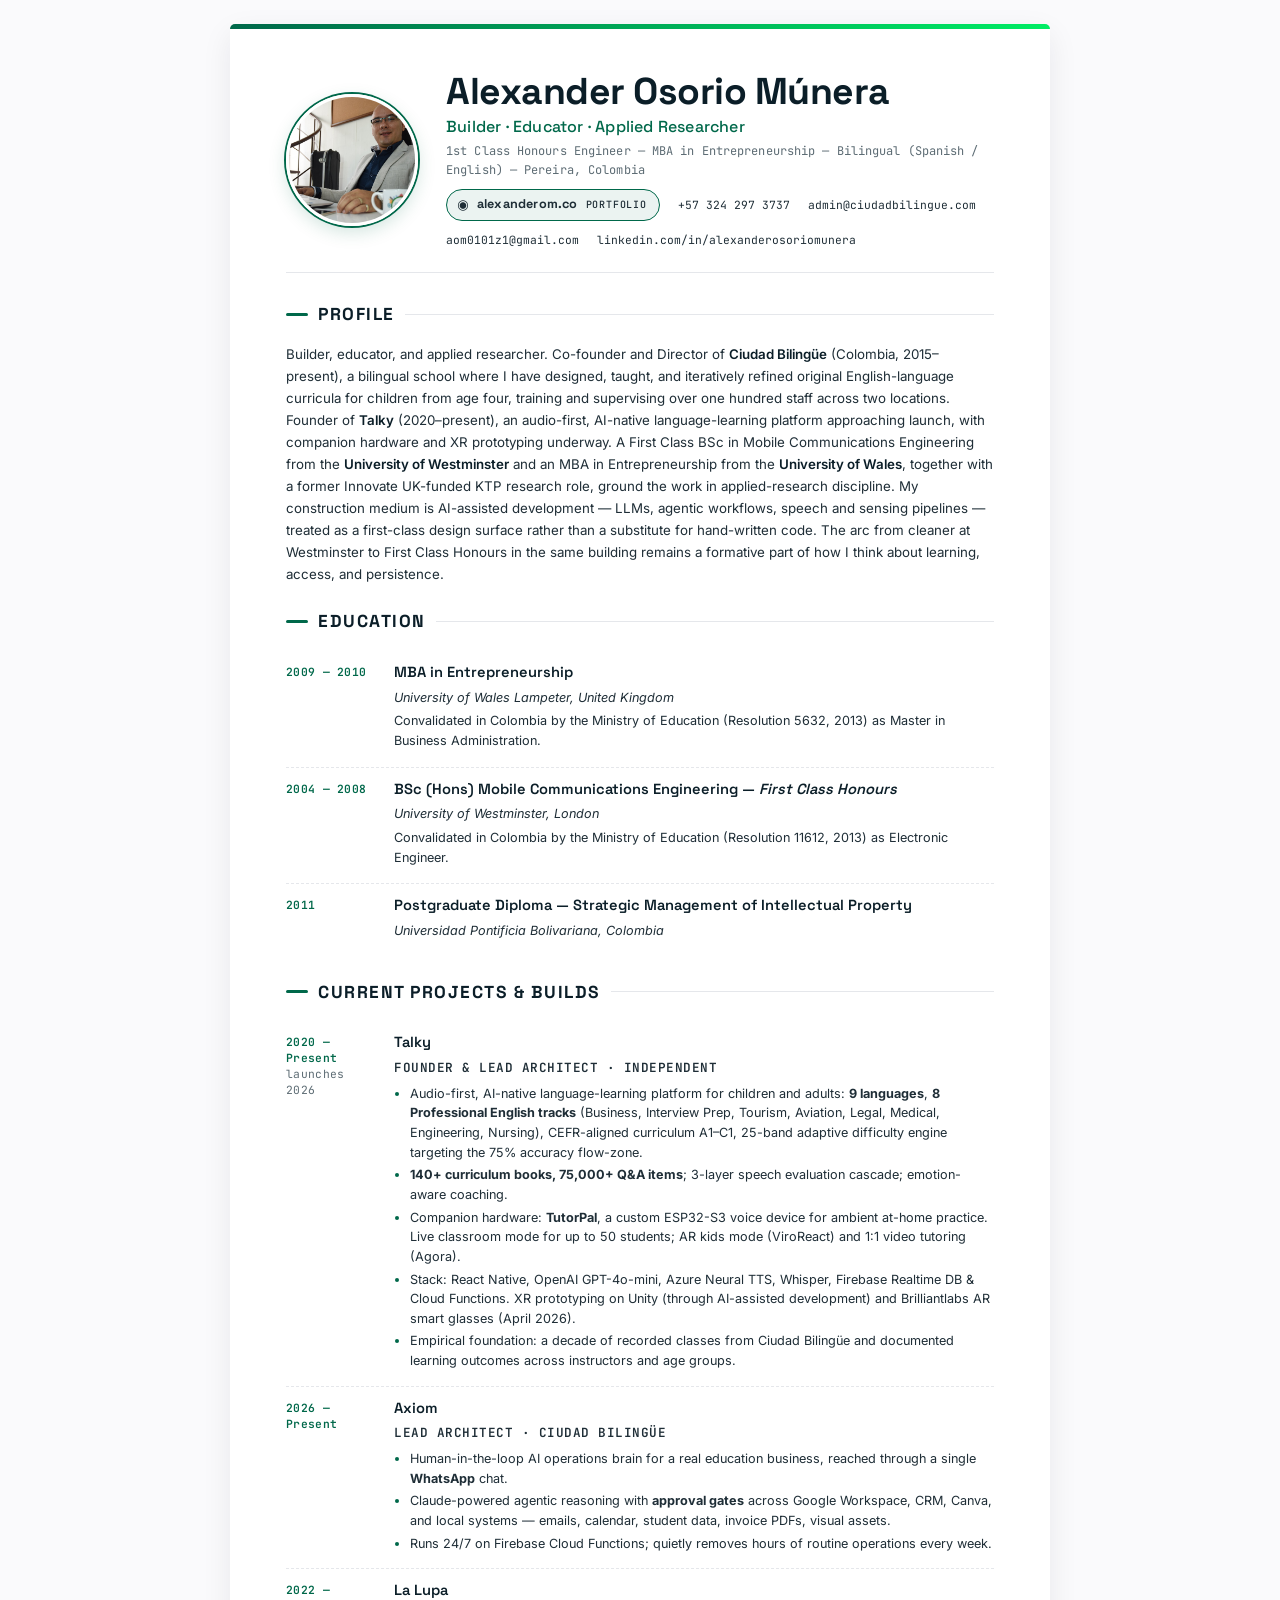
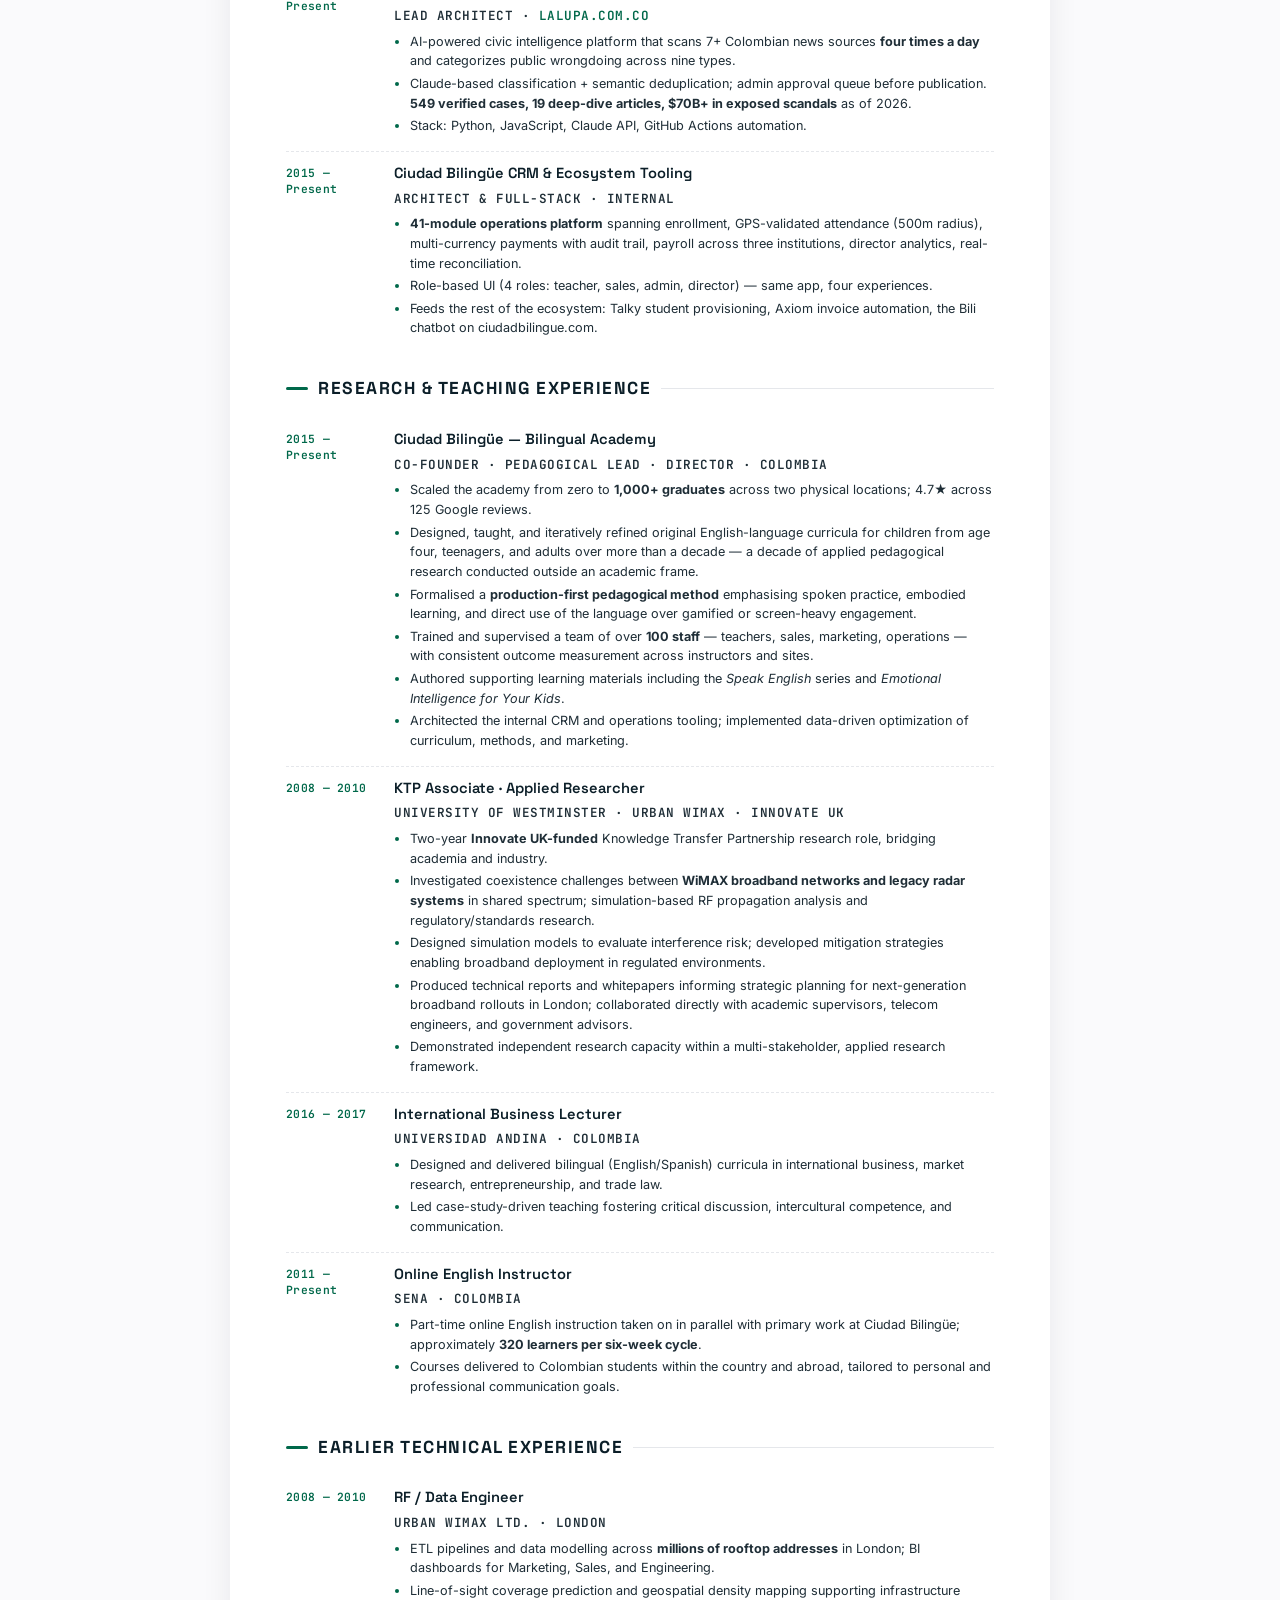
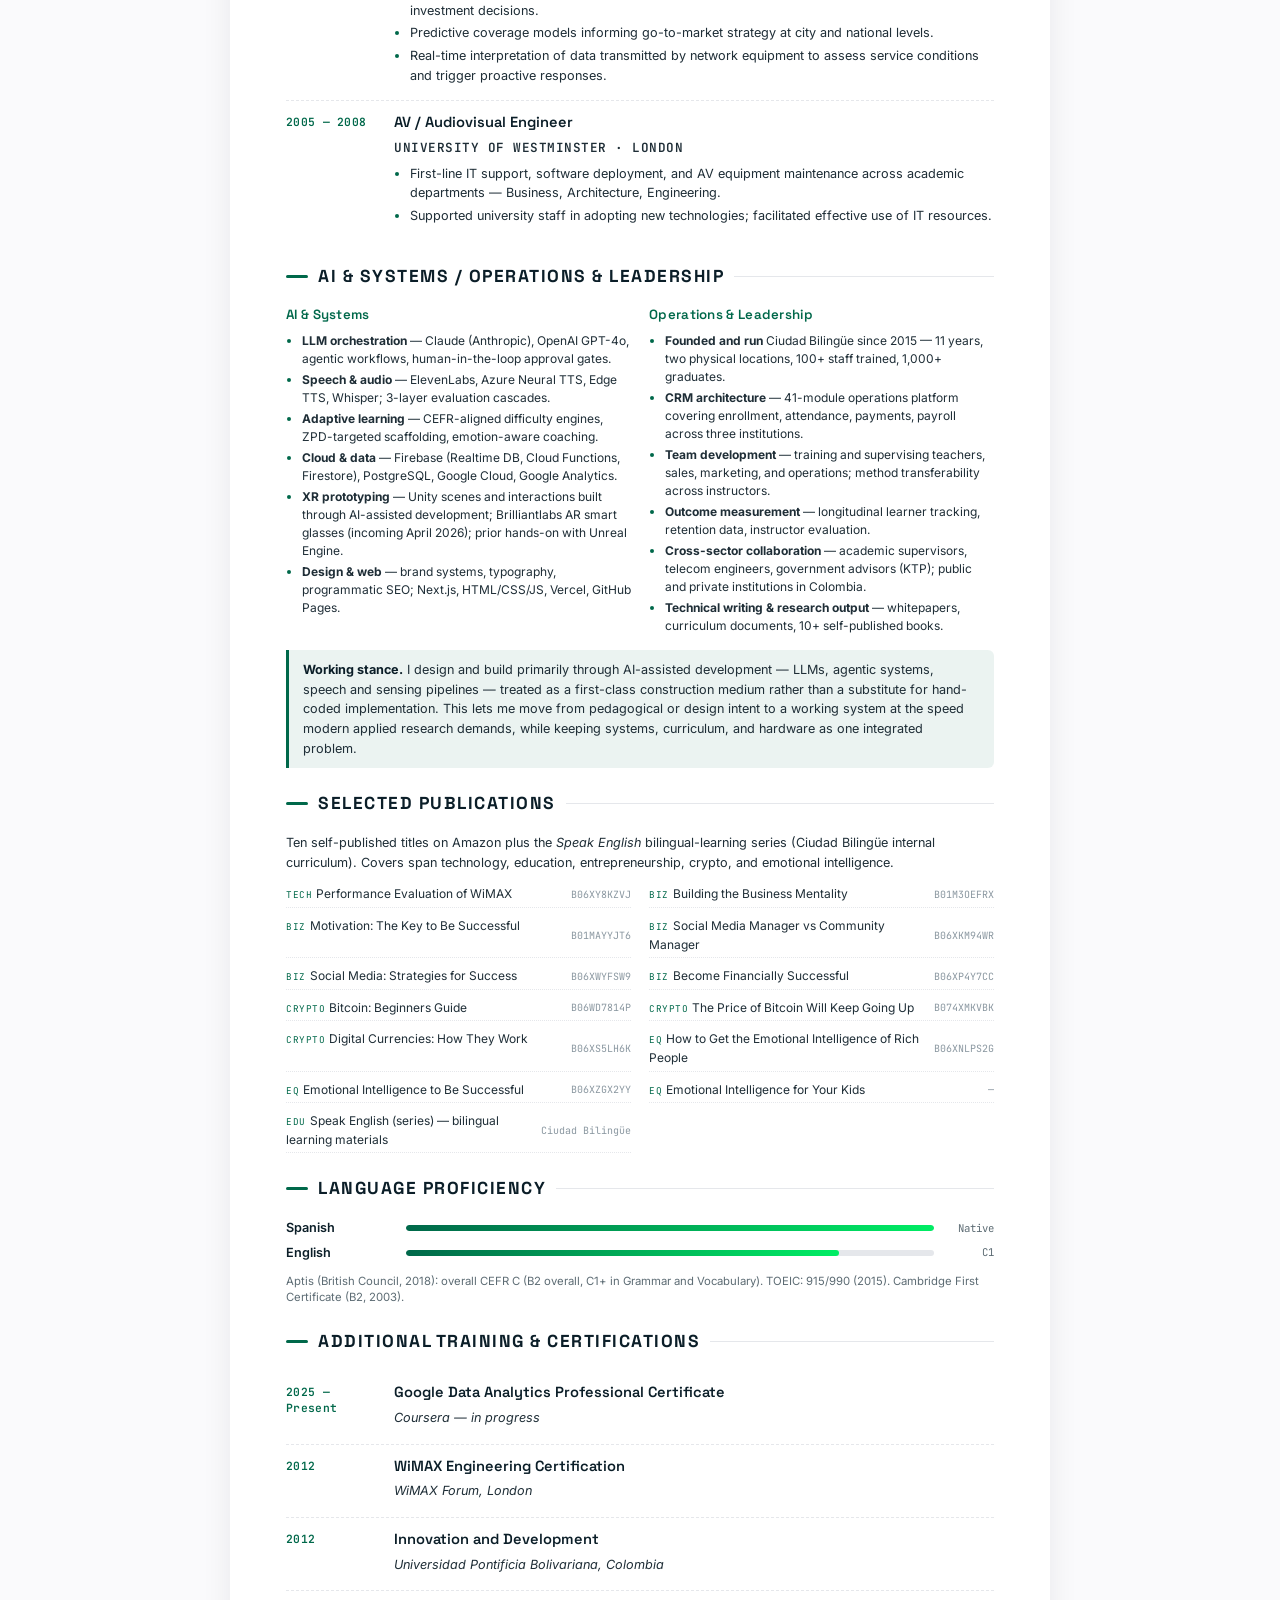
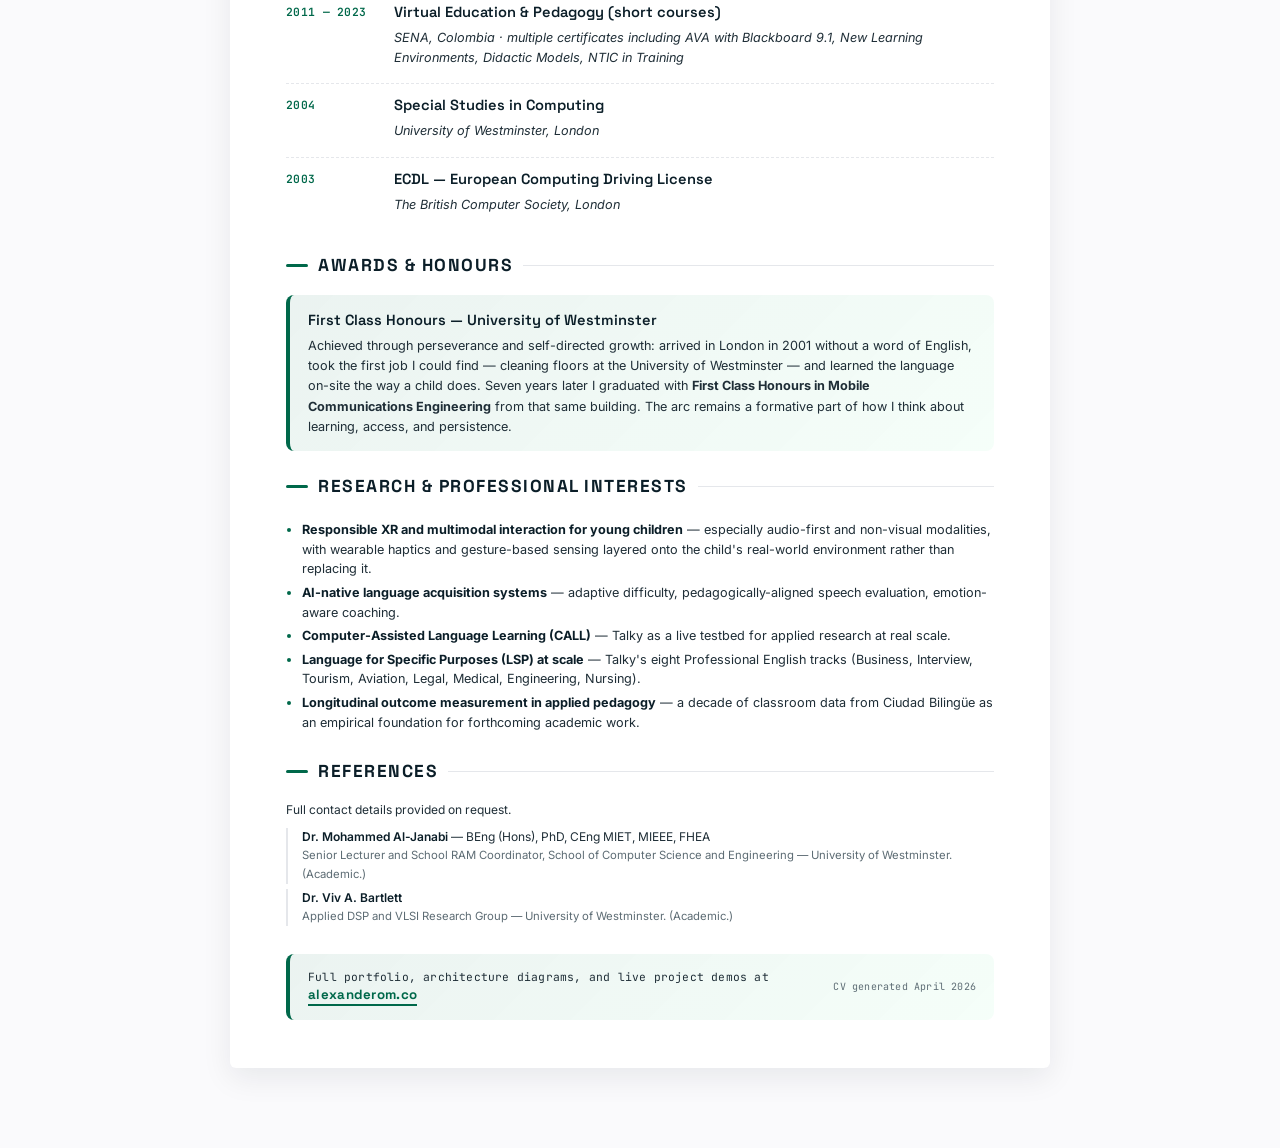
<file: cv.html>
<!DOCTYPE html>
<html lang="en">
<head>
  <meta charset="UTF-8">
  <meta name="viewport" content="width=device-width, initial-scale=1.0">
  <title>Alexander Osorio Múnera — CV</title>
  <meta name="description" content="CV of Alexander Osorio Múnera — Builder, Educator, Applied Researcher. Co-founder of Ciudad Bilingüe, Founder of Talky. First Class Honours Engineer, University of Westminster.">
  <meta name="robots" content="index, follow">

  <link rel="preconnect" href="https://fonts.googleapis.com">
  <link rel="preconnect" href="https://fonts.gstatic.com" crossorigin>
  <link href="https://fonts.googleapis.com/css2?family=Space+Grotesk:wght@400;500;600;700&family=Inter:wght@300;400;500;600&family=JetBrains+Mono:wght@400;500&display=swap" rel="stylesheet">

  <link rel="stylesheet" href="css/cv.css">
</head>
<body>

<div class="cv-page">

  <!-- ============ HEADER ============ -->
  <header class="cv-header">
    <img src="img/alexander.jpg" alt="Alexander Osorio Múnera" class="cv-photo">
    <div>
      <h1 class="cv-name">Alexander Osorio Múnera</h1>
      <p class="cv-title">Builder · Educator · Applied Researcher</p>
      <p class="cv-subtitle">1st Class Honours Engineer — MBA in Entrepreneurship — Bilingual (Spanish / English) — Pereira, Colombia</p>
      <div class="cv-contact">
        <a href="https://alexanderom.co" class="cv-site-badge">
          <span class="cv-site-badge__icon" aria-hidden="true">◉</span>
          <span class="cv-site-badge__label">alexanderom.co</span>
          <span class="cv-site-badge__hint">portfolio</span>
        </a>
        <span>+57 324 297 3737</span>
        <a href="mailto:admin@ciudadbilingue.com">admin@ciudadbilingue.com</a>
        <a href="mailto:aom0101z1@gmail.com">aom0101z1@gmail.com</a>
        <a href="https://www.linkedin.com/in/alexanderosoriomunera/">linkedin.com/in/alexanderosoriomunera</a>
      </div>
    </div>
  </header>

  <!-- ============ PROFILE ============ -->
  <section class="cv-section">
    <h2 class="cv-section__title">Profile</h2>
    <p class="cv-profile">
      Builder, educator, and applied researcher. Co-founder and Director of <strong>Ciudad Bilingüe</strong> (Colombia, 2015–present), a bilingual school where I have designed, taught, and iteratively refined original English-language curricula for children from age four, training and supervising over one hundred staff across two locations. Founder of <strong>Talky</strong> (2020–present), an audio-first, AI-native language-learning platform approaching launch, with companion hardware and XR prototyping underway. A First Class BSc in Mobile Communications Engineering from the <strong>University of Westminster</strong> and an MBA in Entrepreneurship from the <strong>University of Wales</strong>, together with a former Innovate UK-funded KTP research role, ground the work in applied-research discipline. My construction medium is AI-assisted development — LLMs, agentic workflows, speech and sensing pipelines — treated as a first-class design surface rather than a substitute for hand-written code. The arc from cleaner at Westminster to First Class Honours in the same building remains a formative part of how I think about learning, access, and persistence.
    </p>
  </section>

  <!-- ============ EDUCATION ============ -->
  <section class="cv-section">
    <h2 class="cv-section__title">Education</h2>

    <div class="cv-entry">
      <div class="cv-entry__year">2009 — 2010</div>
      <div class="cv-entry__body">
        <h3>MBA in Entrepreneurship</h3>
        <p class="cv-entry__institution">University of Wales Lampeter, United Kingdom</p>
        <p>Convalidated in Colombia by the Ministry of Education (Resolution 5632, 2013) as Master in Business Administration.</p>
      </div>
    </div>

    <div class="cv-entry">
      <div class="cv-entry__year">2004 — 2008</div>
      <div class="cv-entry__body">
        <h3>BSc (Hons) Mobile Communications Engineering — <em>First Class Honours</em></h3>
        <p class="cv-entry__institution">University of Westminster, London</p>
        <p>Convalidated in Colombia by the Ministry of Education (Resolution 11612, 2013) as Electronic Engineer.</p>
      </div>
    </div>

    <div class="cv-entry">
      <div class="cv-entry__year">2011</div>
      <div class="cv-entry__body">
        <h3>Postgraduate Diploma — Strategic Management of Intellectual Property</h3>
        <p class="cv-entry__institution">Universidad Pontificia Bolivariana, Colombia</p>
      </div>
    </div>
  </section>

  <!-- ============ CURRENT PROJECTS ============ -->
  <section class="cv-section">
    <h2 class="cv-section__title">Current Projects &amp; Builds</h2>

    <div class="cv-entry">
      <div class="cv-entry__year">2020 — Present<br><span style="color:var(--cv-muted);font-weight:400">launches 2026</span></div>
      <div class="cv-entry__body">
        <h3>Talky</h3>
        <p class="cv-entry__role">Founder &amp; Lead Architect · Independent</p>
        <ul>
          <li>Audio-first, AI-native language-learning platform for children and adults: <strong>9 languages</strong>, <strong>8 Professional English tracks</strong> (Business, Interview Prep, Tourism, Aviation, Legal, Medical, Engineering, Nursing), CEFR-aligned curriculum A1–C1, 25-band adaptive difficulty engine targeting the 75% accuracy flow-zone.</li>
          <li><strong>140+ curriculum books, 75,000+ Q&amp;A items</strong>; 3-layer speech evaluation cascade; emotion-aware coaching.</li>
          <li>Companion hardware: <strong>TutorPal</strong>, a custom ESP32-S3 voice device for ambient at-home practice. Live classroom mode for up to 50 students; AR kids mode (ViroReact) and 1:1 video tutoring (Agora).</li>
          <li>Stack: React Native, OpenAI GPT-4o-mini, Azure Neural TTS, Whisper, Firebase Realtime DB &amp; Cloud Functions. XR prototyping on Unity (through AI-assisted development) and Brilliantlabs AR smart glasses (April 2026).</li>
          <li>Empirical foundation: a decade of recorded classes from Ciudad Bilingüe and documented learning outcomes across instructors and age groups.</li>
        </ul>
      </div>
    </div>

    <div class="cv-entry">
      <div class="cv-entry__year">2026 — Present</div>
      <div class="cv-entry__body">
        <h3>Axiom</h3>
        <p class="cv-entry__role">Lead Architect · Ciudad Bilingüe</p>
        <ul>
          <li>Human-in-the-loop AI operations brain for a real education business, reached through a single <strong>WhatsApp</strong> chat.</li>
          <li>Claude-powered agentic reasoning with <strong>approval gates</strong> across Google Workspace, CRM, Canva, and local systems — emails, calendar, student data, invoice PDFs, visual assets.</li>
          <li>Runs 24/7 on Firebase Cloud Functions; quietly removes hours of routine operations every week.</li>
        </ul>
      </div>
    </div>

    <div class="cv-entry">
      <div class="cv-entry__year">2022 — Present</div>
      <div class="cv-entry__body">
        <h3>La Lupa</h3>
        <p class="cv-entry__role">Lead Architect · <a href="https://lalupa.com.co">lalupa.com.co</a></p>
        <ul>
          <li>AI-powered civic intelligence platform that scans 7+ Colombian news sources <strong>four times a day</strong> and categorizes public wrongdoing across nine types.</li>
          <li>Claude-based classification + semantic deduplication; admin approval queue before publication. <strong>549 verified cases, 19 deep-dive articles, $70B+ in exposed scandals</strong> as of 2026.</li>
          <li>Stack: Python, JavaScript, Claude API, GitHub Actions automation.</li>
        </ul>
      </div>
    </div>

    <div class="cv-entry">
      <div class="cv-entry__year">2015 — Present</div>
      <div class="cv-entry__body">
        <h3>Ciudad Bilingüe CRM &amp; Ecosystem Tooling</h3>
        <p class="cv-entry__role">Architect &amp; Full-Stack · Internal</p>
        <ul>
          <li><strong>41-module operations platform</strong> spanning enrollment, GPS-validated attendance (500m radius), multi-currency payments with audit trail, payroll across three institutions, director analytics, real-time reconciliation.</li>
          <li>Role-based UI (4 roles: teacher, sales, admin, director) — same app, four experiences.</li>
          <li>Feeds the rest of the ecosystem: Talky student provisioning, Axiom invoice automation, the Bili chatbot on ciudadbilingue.com.</li>
        </ul>
      </div>
    </div>
  </section>

  <!-- ============ RESEARCH & TEACHING ============ -->
  <section class="cv-section">
    <h2 class="cv-section__title">Research &amp; Teaching Experience</h2>

    <div class="cv-entry">
      <div class="cv-entry__year">2015 — Present</div>
      <div class="cv-entry__body">
        <h3>Ciudad Bilingüe — Bilingual Academy</h3>
        <p class="cv-entry__role">Co-founder · Pedagogical Lead · Director · Colombia</p>
        <ul>
          <li>Scaled the academy from zero to <strong>1,000+ graduates</strong> across two physical locations; 4.7★ across 125 Google reviews.</li>
          <li>Designed, taught, and iteratively refined original English-language curricula for children from age four, teenagers, and adults over more than a decade — a decade of applied pedagogical research conducted outside an academic frame.</li>
          <li>Formalised a <strong>production-first pedagogical method</strong> emphasising spoken practice, embodied learning, and direct use of the language over gamified or screen-heavy engagement.</li>
          <li>Trained and supervised a team of over <strong>100 staff</strong> — teachers, sales, marketing, operations — with consistent outcome measurement across instructors and sites.</li>
          <li>Authored supporting learning materials including the <em>Speak English</em> series and <em>Emotional Intelligence for Your Kids</em>.</li>
          <li>Architected the internal CRM and operations tooling; implemented data-driven optimization of curriculum, methods, and marketing.</li>
        </ul>
      </div>
    </div>

    <div class="cv-entry">
      <div class="cv-entry__year">2008 — 2010</div>
      <div class="cv-entry__body">
        <h3>KTP Associate · Applied Researcher</h3>
        <p class="cv-entry__role">University of Westminster · Urban WiMAX · Innovate UK</p>
        <ul>
          <li>Two-year <strong>Innovate UK-funded</strong> Knowledge Transfer Partnership research role, bridging academia and industry.</li>
          <li>Investigated coexistence challenges between <strong>WiMAX broadband networks and legacy radar systems</strong> in shared spectrum; simulation-based RF propagation analysis and regulatory/standards research.</li>
          <li>Designed simulation models to evaluate interference risk; developed mitigation strategies enabling broadband deployment in regulated environments.</li>
          <li>Produced technical reports and whitepapers informing strategic planning for next-generation broadband rollouts in London; collaborated directly with academic supervisors, telecom engineers, and government advisors.</li>
          <li>Demonstrated independent research capacity within a multi-stakeholder, applied research framework.</li>
        </ul>
      </div>
    </div>

    <div class="cv-entry">
      <div class="cv-entry__year">2016 — 2017</div>
      <div class="cv-entry__body">
        <h3>International Business Lecturer</h3>
        <p class="cv-entry__role">Universidad Andina · Colombia</p>
        <ul>
          <li>Designed and delivered bilingual (English/Spanish) curricula in international business, market research, entrepreneurship, and trade law.</li>
          <li>Led case-study-driven teaching fostering critical discussion, intercultural competence, and communication.</li>
        </ul>
      </div>
    </div>

    <div class="cv-entry">
      <div class="cv-entry__year">2011 — Present</div>
      <div class="cv-entry__body">
        <h3>Online English Instructor</h3>
        <p class="cv-entry__role">SENA · Colombia</p>
        <ul>
          <li>Part-time online English instruction taken on in parallel with primary work at Ciudad Bilingüe; approximately <strong>320 learners per six-week cycle</strong>.</li>
          <li>Courses delivered to Colombian students within the country and abroad, tailored to personal and professional communication goals.</li>
        </ul>
      </div>
    </div>
  </section>

  <!-- ============ EARLIER TECHNICAL EXPERIENCE ============ -->
  <section class="cv-section">
    <h2 class="cv-section__title">Earlier Technical Experience</h2>

    <div class="cv-entry">
      <div class="cv-entry__year">2008 — 2010</div>
      <div class="cv-entry__body">
        <h3>RF / Data Engineer</h3>
        <p class="cv-entry__role">Urban WiMAX Ltd. · London</p>
        <ul>
          <li>ETL pipelines and data modelling across <strong>millions of rooftop addresses</strong> in London; BI dashboards for Marketing, Sales, and Engineering.</li>
          <li>Line-of-sight coverage prediction and geospatial density mapping supporting infrastructure investment decisions.</li>
          <li>Predictive coverage models informing go-to-market strategy at city and national levels.</li>
          <li>Real-time interpretation of data transmitted by network equipment to assess service conditions and trigger proactive responses.</li>
        </ul>
      </div>
    </div>

    <div class="cv-entry">
      <div class="cv-entry__year">2005 — 2008</div>
      <div class="cv-entry__body">
        <h3>AV / Audiovisual Engineer</h3>
        <p class="cv-entry__role">University of Westminster · London</p>
        <ul>
          <li>First-line IT support, software deployment, and AV equipment maintenance across academic departments — Business, Architecture, Engineering.</li>
          <li>Supported university staff in adopting new technologies; facilitated effective use of IT resources.</li>
        </ul>
      </div>
    </div>
  </section>

  <!-- ============ CAPABILITIES ============ -->
  <section class="cv-section">
    <h2 class="cv-section__title">AI &amp; Systems / Operations &amp; Leadership</h2>

    <div class="cv-caps">
      <div class="cv-caps__col">
        <h4>AI &amp; Systems</h4>
        <ul>
          <li><strong>LLM orchestration</strong> — Claude (Anthropic), OpenAI GPT-4o, agentic workflows, human-in-the-loop approval gates.</li>
          <li><strong>Speech &amp; audio</strong> — ElevenLabs, Azure Neural TTS, Edge TTS, Whisper; 3-layer evaluation cascades.</li>
          <li><strong>Adaptive learning</strong> — CEFR-aligned difficulty engines, ZPD-targeted scaffolding, emotion-aware coaching.</li>
          <li><strong>Cloud &amp; data</strong> — Firebase (Realtime DB, Cloud Functions, Firestore), PostgreSQL, Google Cloud, Google Analytics.</li>
          <li><strong>XR prototyping</strong> — Unity scenes and interactions built through AI-assisted development; Brilliantlabs AR smart glasses (incoming April 2026); prior hands-on with Unreal Engine.</li>
          <li><strong>Design &amp; web</strong> — brand systems, typography, programmatic SEO; Next.js, HTML/CSS/JS, Vercel, GitHub Pages.</li>
        </ul>
      </div>

      <div class="cv-caps__col">
        <h4>Operations &amp; Leadership</h4>
        <ul>
          <li><strong>Founded and run</strong> Ciudad Bilingüe since 2015 — 11 years, two physical locations, 100+ staff trained, 1,000+ graduates.</li>
          <li><strong>CRM architecture</strong> — 41-module operations platform covering enrollment, attendance, payments, payroll across three institutions.</li>
          <li><strong>Team development</strong> — training and supervising teachers, sales, marketing, and operations; method transferability across instructors.</li>
          <li><strong>Outcome measurement</strong> — longitudinal learner tracking, retention data, instructor evaluation.</li>
          <li><strong>Cross-sector collaboration</strong> — academic supervisors, telecom engineers, government advisors (KTP); public and private institutions in Colombia.</li>
          <li><strong>Technical writing &amp; research output</strong> — whitepapers, curriculum documents, 10+ self-published books.</li>
        </ul>
      </div>
    </div>

    <p class="cv-stance"><strong>Working stance.</strong> I design and build primarily through AI-assisted development — LLMs, agentic systems, speech and sensing pipelines — treated as a first-class construction medium rather than a substitute for hand-coded implementation. This lets me move from pedagogical or design intent to a working system at the speed modern applied research demands, while keeping systems, curriculum, and hardware as one integrated problem.</p>
  </section>

  <!-- ============ PUBLICATIONS ============ -->
  <section class="cv-section">
    <h2 class="cv-section__title">Selected Publications</h2>
    <div class="cv-pubs">
      <p class="cv-pubs__intro">Ten self-published titles on Amazon plus the <em>Speak English</em> bilingual-learning series (Ciudad Bilingüe internal curriculum). Covers span technology, education, entrepreneurship, crypto, and emotional intelligence.</p>
      <div class="cv-pubs__grid">
        <div class="cv-pub"><span class="cv-pub__title"><span class="cv-pub__cat">Tech</span>Performance Evaluation of WiMAX</span><span class="cv-pub__id">B06XY8KZVJ</span></div>
        <div class="cv-pub"><span class="cv-pub__title"><span class="cv-pub__cat">Biz</span>Building the Business Mentality</span><span class="cv-pub__id">B01M3OEFRX</span></div>
        <div class="cv-pub"><span class="cv-pub__title"><span class="cv-pub__cat">Biz</span>Motivation: The Key to Be Successful</span><span class="cv-pub__id">B01MAYYJT6</span></div>
        <div class="cv-pub"><span class="cv-pub__title"><span class="cv-pub__cat">Biz</span>Social Media Manager vs Community Manager</span><span class="cv-pub__id">B06XKM94WR</span></div>
        <div class="cv-pub"><span class="cv-pub__title"><span class="cv-pub__cat">Biz</span>Social Media: Strategies for Success</span><span class="cv-pub__id">B06XWYFSW9</span></div>
        <div class="cv-pub"><span class="cv-pub__title"><span class="cv-pub__cat">Biz</span>Become Financially Successful</span><span class="cv-pub__id">B06XP4Y7CC</span></div>
        <div class="cv-pub"><span class="cv-pub__title"><span class="cv-pub__cat">Crypto</span>Bitcoin: Beginners Guide</span><span class="cv-pub__id">B06WD7814P</span></div>
        <div class="cv-pub"><span class="cv-pub__title"><span class="cv-pub__cat">Crypto</span>The Price of Bitcoin Will Keep Going Up</span><span class="cv-pub__id">B074XMKVBK</span></div>
        <div class="cv-pub"><span class="cv-pub__title"><span class="cv-pub__cat">Crypto</span>Digital Currencies: How They Work</span><span class="cv-pub__id">B06XS5LH6K</span></div>
        <div class="cv-pub"><span class="cv-pub__title"><span class="cv-pub__cat">EQ</span>How to Get the Emotional Intelligence of Rich People</span><span class="cv-pub__id">B06XNLPS2G</span></div>
        <div class="cv-pub"><span class="cv-pub__title"><span class="cv-pub__cat">EQ</span>Emotional Intelligence to Be Successful</span><span class="cv-pub__id">B06XZGX2YY</span></div>
        <div class="cv-pub"><span class="cv-pub__title"><span class="cv-pub__cat">EQ</span>Emotional Intelligence for Your Kids</span><span class="cv-pub__id">—</span></div>
        <div class="cv-pub"><span class="cv-pub__title"><span class="cv-pub__cat">EDU</span>Speak English (series) — bilingual learning materials</span><span class="cv-pub__id">Ciudad Bilingüe</span></div>
      </div>
    </div>
  </section>

  <!-- ============ LANGUAGE ============ -->
  <section class="cv-section">
    <h2 class="cv-section__title">Language Proficiency</h2>
    <div class="cv-lang">
      <span class="cv-lang__label">Spanish</span>
      <div class="cv-lang__bar"><div class="cv-lang__fill" style="width:100%"></div></div>
      <span class="cv-lang__level">Native</span>
    </div>
    <div class="cv-lang">
      <span class="cv-lang__label">English</span>
      <div class="cv-lang__bar"><div class="cv-lang__fill" style="width:82%"></div></div>
      <span class="cv-lang__level">C1</span>
    </div>
    <p class="cv-lang-detail">Aptis (British Council, 2018): overall CEFR C (B2 overall, C1+ in Grammar and Vocabulary). TOEIC: 915/990 (2015). Cambridge First Certificate (B2, 2003).</p>
  </section>

  <!-- ============ ADDITIONAL TRAINING ============ -->
  <section class="cv-section">
    <h2 class="cv-section__title">Additional Training &amp; Certifications</h2>
    <div class="cv-entry">
      <div class="cv-entry__year">2025 — Present</div>
      <div class="cv-entry__body"><h3>Google Data Analytics Professional Certificate</h3><p class="cv-entry__institution">Coursera — in progress</p></div>
    </div>
    <div class="cv-entry">
      <div class="cv-entry__year">2012</div>
      <div class="cv-entry__body"><h3>WiMAX Engineering Certification</h3><p class="cv-entry__institution">WiMAX Forum, London</p></div>
    </div>
    <div class="cv-entry">
      <div class="cv-entry__year">2012</div>
      <div class="cv-entry__body"><h3>Innovation and Development</h3><p class="cv-entry__institution">Universidad Pontificia Bolivariana, Colombia</p></div>
    </div>
    <div class="cv-entry">
      <div class="cv-entry__year">2011 — 2023</div>
      <div class="cv-entry__body"><h3>Virtual Education &amp; Pedagogy (short courses)</h3><p class="cv-entry__institution">SENA, Colombia · multiple certificates including AVA with Blackboard 9.1, New Learning Environments, Didactic Models, NTIC in Training</p></div>
    </div>
    <div class="cv-entry">
      <div class="cv-entry__year">2004</div>
      <div class="cv-entry__body"><h3>Special Studies in Computing</h3><p class="cv-entry__institution">University of Westminster, London</p></div>
    </div>
    <div class="cv-entry">
      <div class="cv-entry__year">2003</div>
      <div class="cv-entry__body"><h3>ECDL — European Computing Driving License</h3><p class="cv-entry__institution">The British Computer Society, London</p></div>
    </div>
  </section>

  <!-- ============ AWARDS ============ -->
  <section class="cv-section">
    <h2 class="cv-section__title">Awards &amp; Honours</h2>
    <div class="cv-highlight">
      <h3>First Class Honours — University of Westminster</h3>
      <p>Achieved through perseverance and self-directed growth: arrived in London in 2001 without a word of English, took the first job I could find — cleaning floors at the University of Westminster — and learned the language on-site the way a child does. Seven years later I graduated with <strong>First Class Honours in Mobile Communications Engineering</strong> from that same building. The arc remains a formative part of how I think about learning, access, and persistence.</p>
    </div>
  </section>

  <!-- ============ RESEARCH & PROFESSIONAL INTERESTS ============ -->
  <section class="cv-section">
    <h2 class="cv-section__title">Research &amp; Professional Interests</h2>
    <ul class="cv-interests">
      <li><strong>Responsible XR and multimodal interaction for young children</strong> — especially audio-first and non-visual modalities, with wearable haptics and gesture-based sensing layered onto the child's real-world environment rather than replacing it.</li>
      <li><strong>AI-native language acquisition systems</strong> — adaptive difficulty, pedagogically-aligned speech evaluation, emotion-aware coaching.</li>
      <li><strong>Computer-Assisted Language Learning (CALL)</strong> — Talky as a live testbed for applied research at real scale.</li>
      <li><strong>Language for Specific Purposes (LSP) at scale</strong> — Talky's eight Professional English tracks (Business, Interview, Tourism, Aviation, Legal, Medical, Engineering, Nursing).</li>
      <li><strong>Longitudinal outcome measurement in applied pedagogy</strong> — a decade of classroom data from Ciudad Bilingüe as an empirical foundation for forthcoming academic work.</li>
    </ul>
  </section>

  <!-- ============ REFERENCES ============ -->
  <section class="cv-section">
    <h2 class="cv-section__title">References</h2>
    <div class="cv-refs">
      <p style="margin:0 0 8px">Full contact details provided on request.</p>
      <div class="cv-refs__item">
        <span class="cv-refs__name">Dr. Mohammed Al-Janabi</span> — BEng (Hons), PhD, CEng MIET, MIEEE, FHEA<br>
        <span class="cv-refs__meta">Senior Lecturer and School RAM Coordinator, School of Computer Science and Engineering — University of Westminster. (Academic.)</span>
      </div>
      <div class="cv-refs__item">
        <span class="cv-refs__name">Dr. Viv A. Bartlett</span><br>
        <span class="cv-refs__meta">Applied DSP and VLSI Research Group — University of Westminster. (Academic.)</span>
      </div>
    </div>
  </section>

  <!-- ============ FOOTER ============ -->
  <div class="cv-footer">
    <span class="cv-footer__cta">Full portfolio, architecture diagrams, and live project demos at <a href="https://alexanderom.co" class="cv-footer__link">alexanderom.co</a></span>
    <span class="cv-footer__date">CV generated April 2026</span>
  </div>

</div>

</body>
</html>
</file>
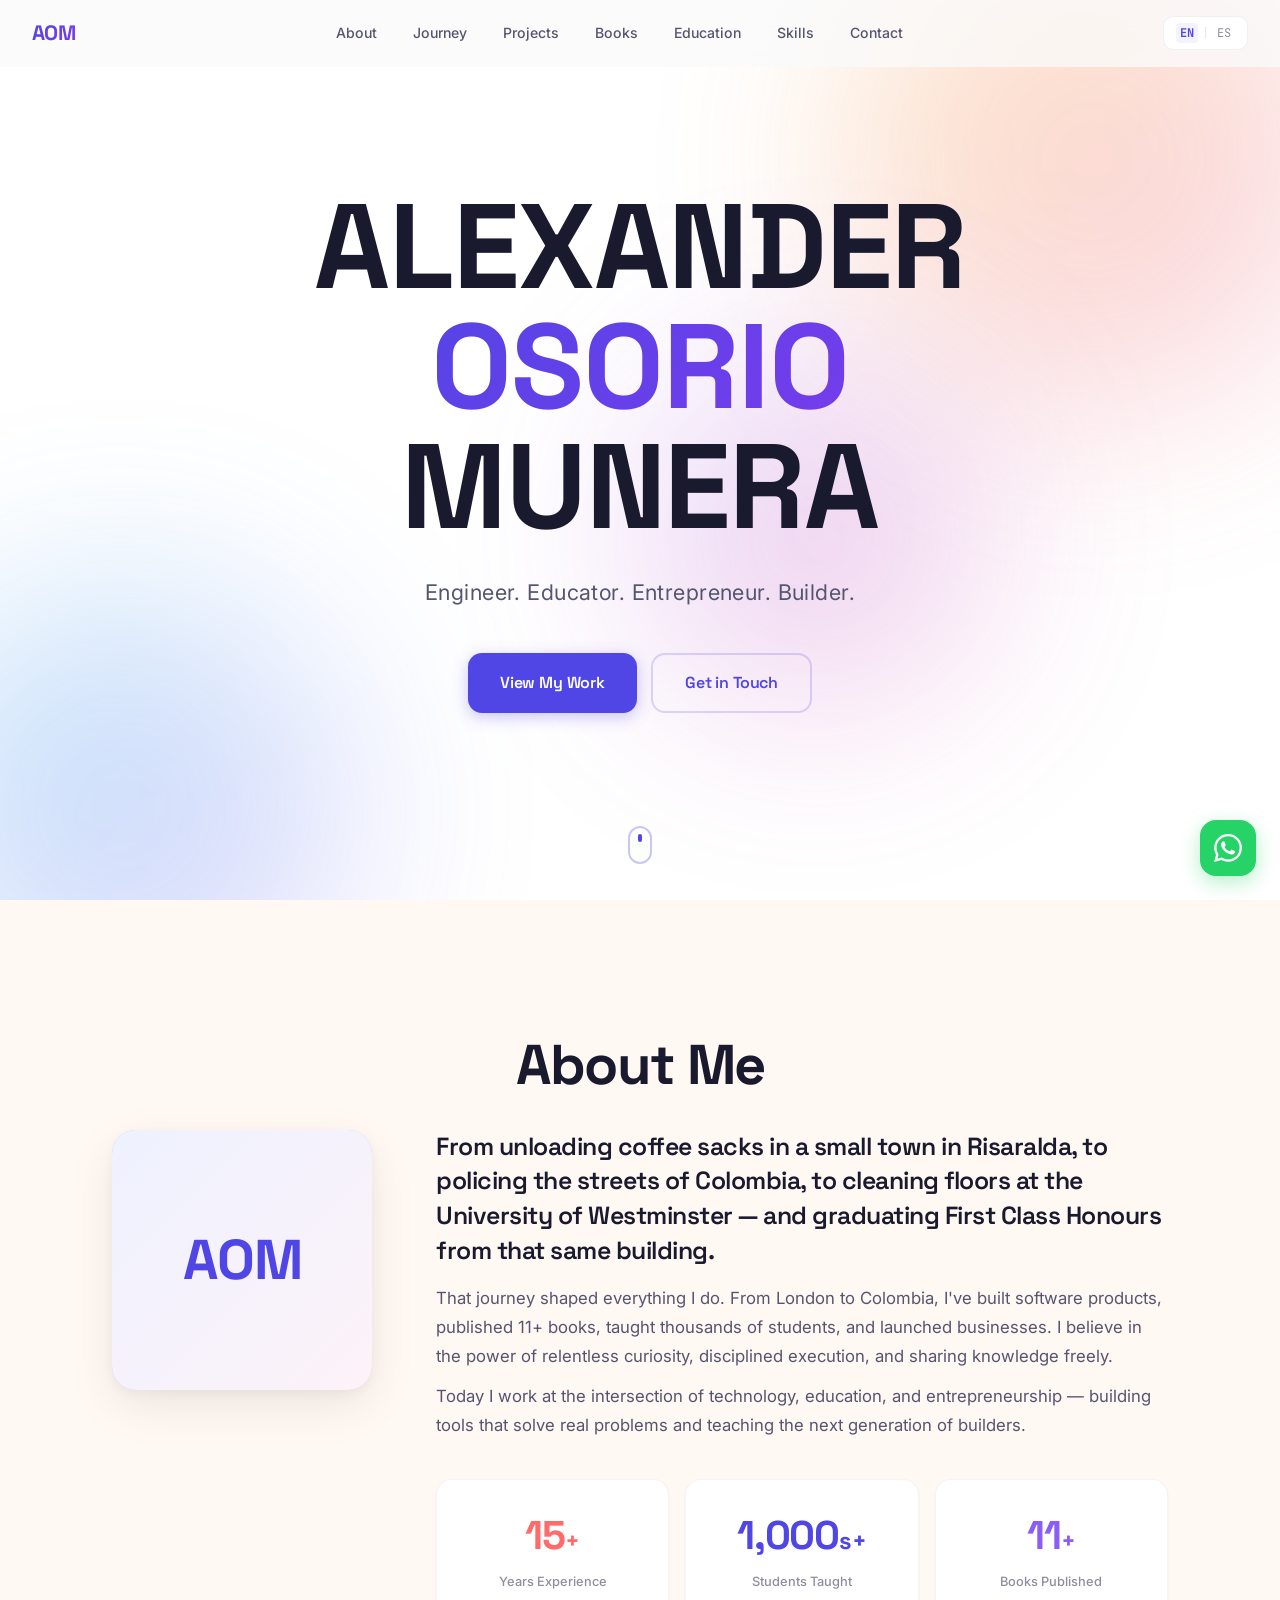
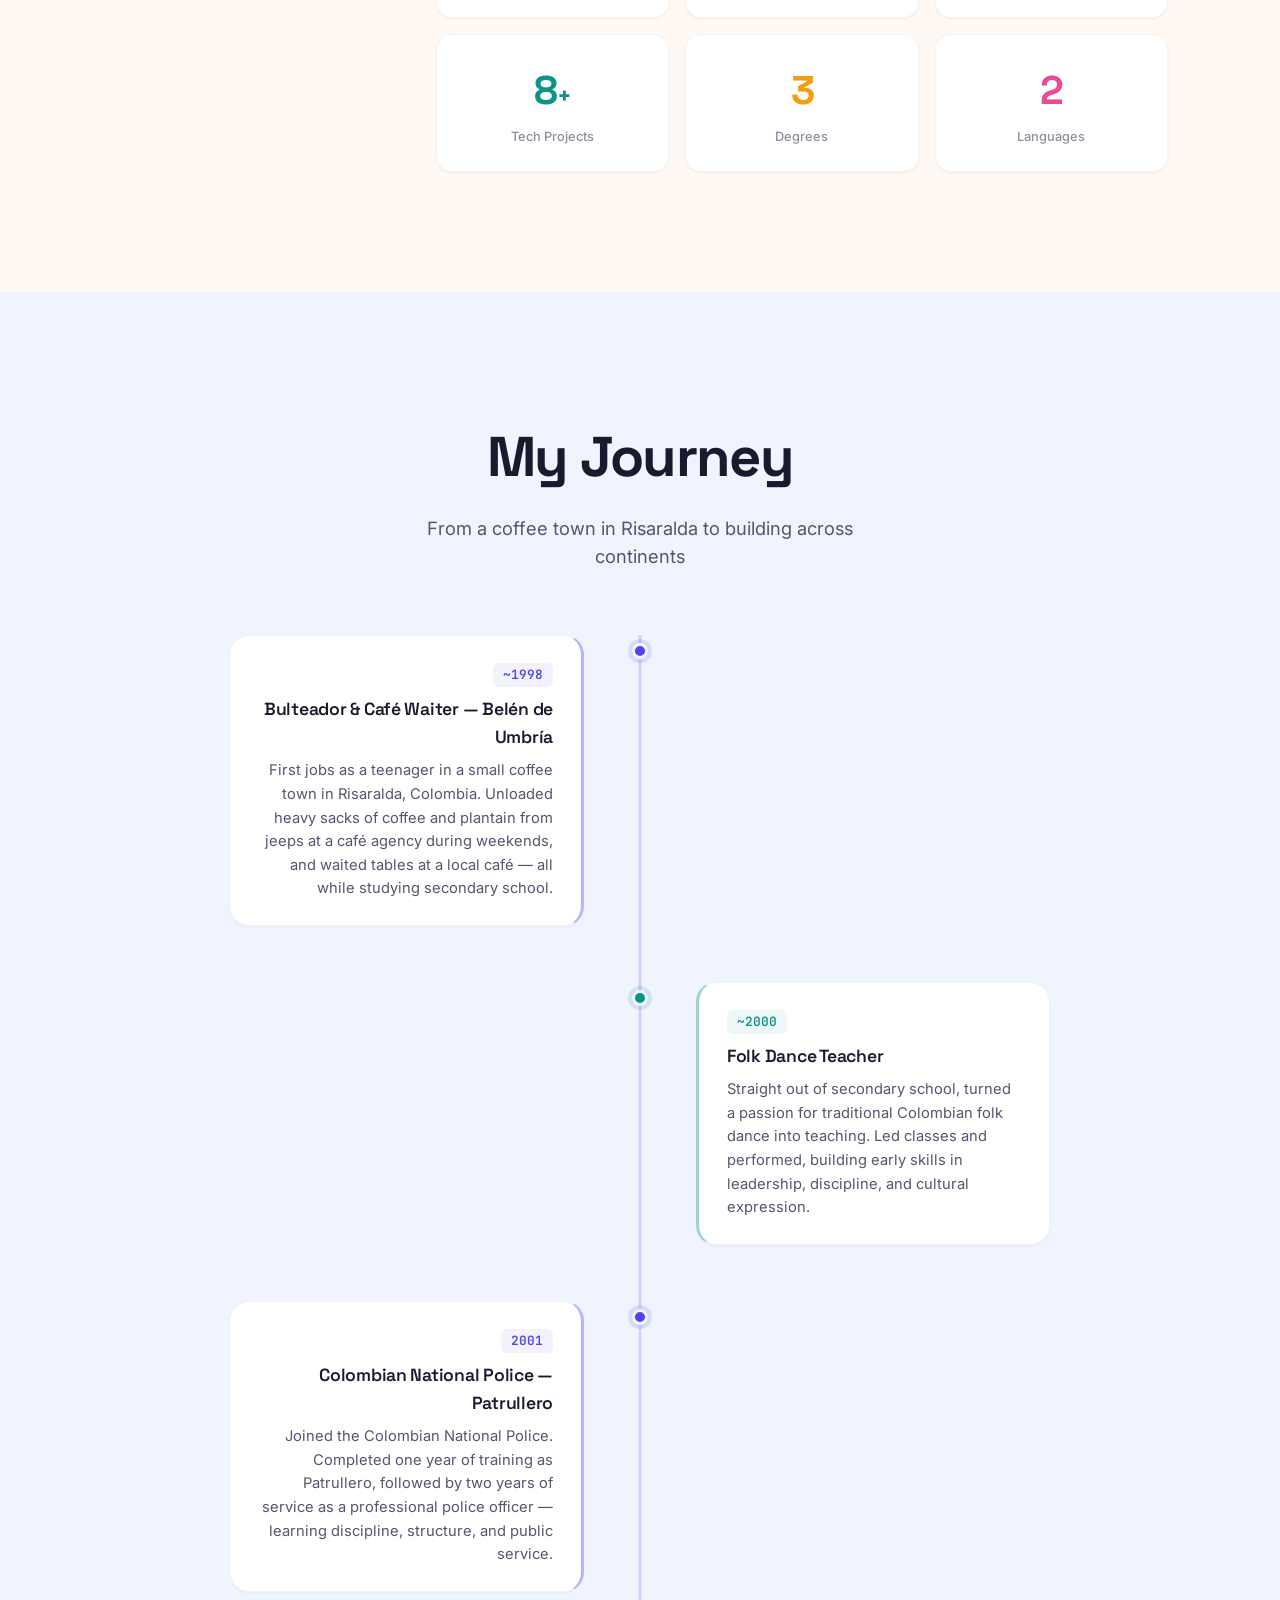
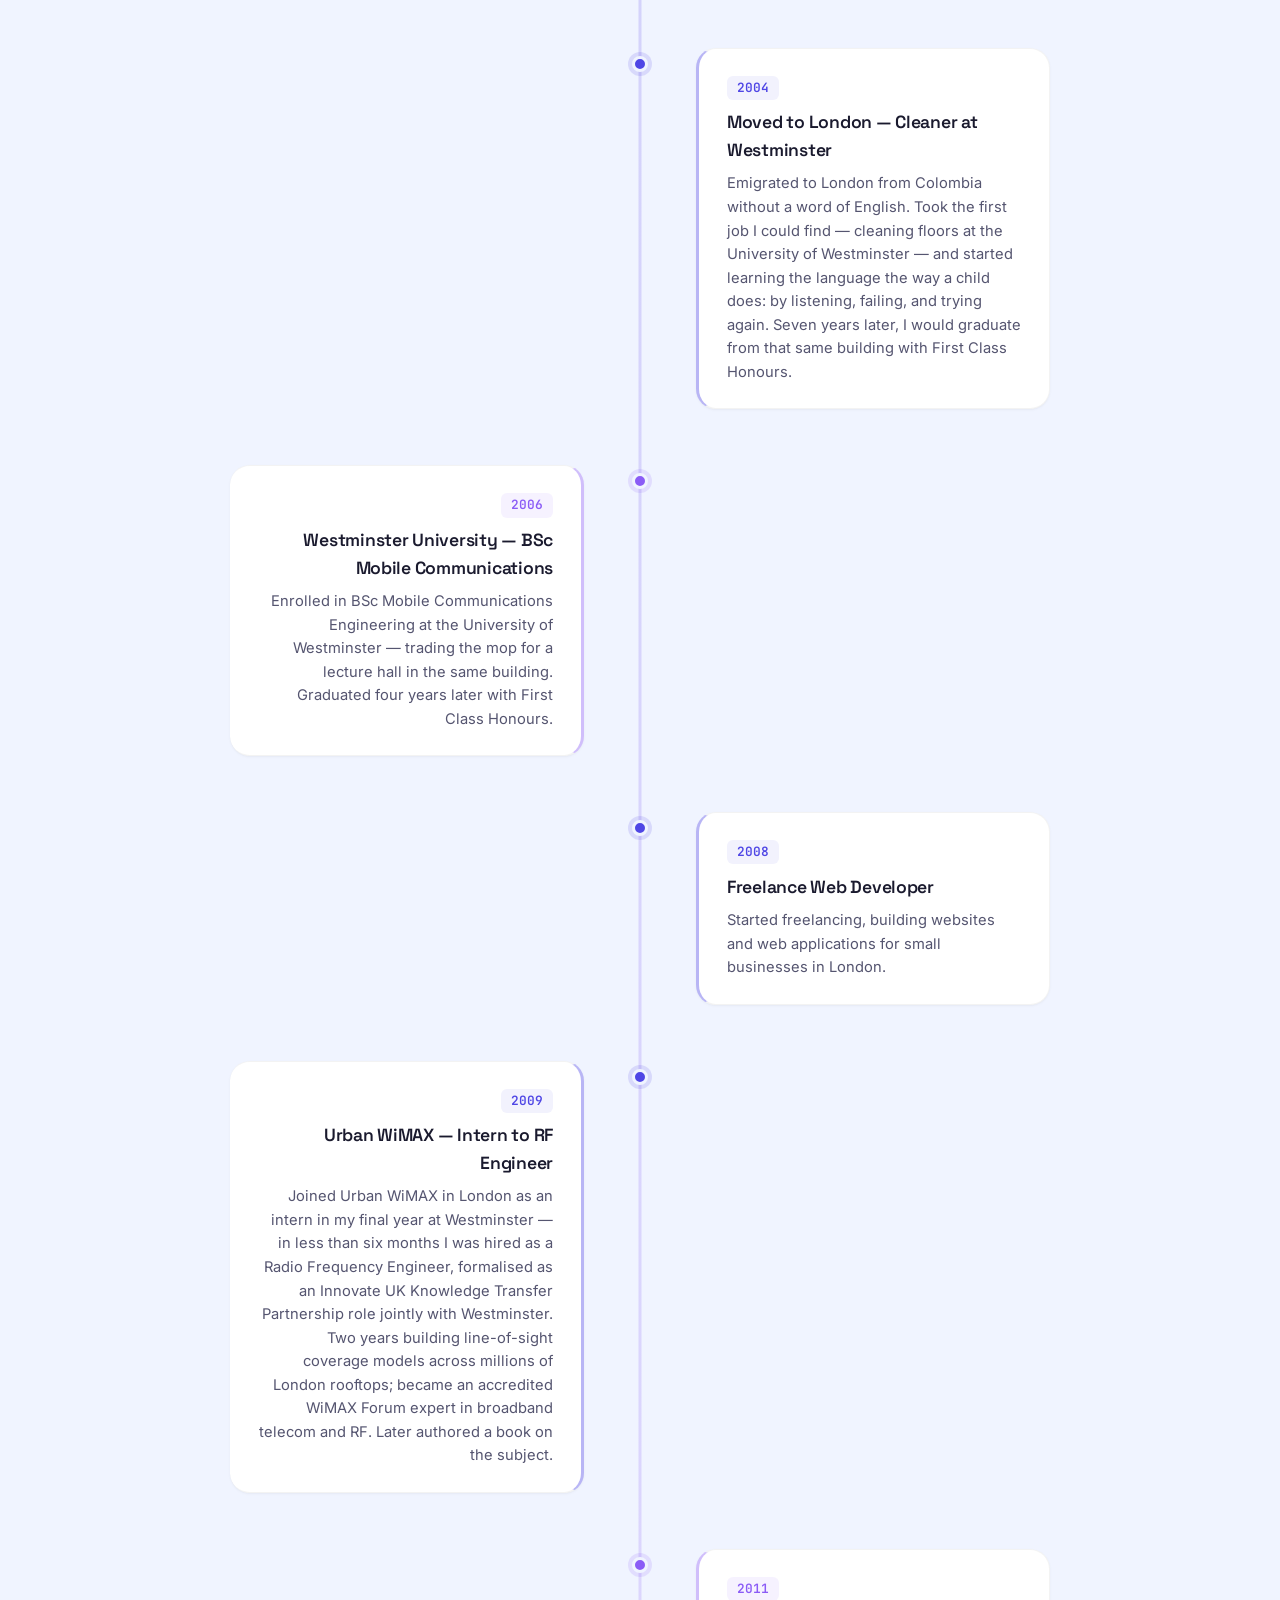
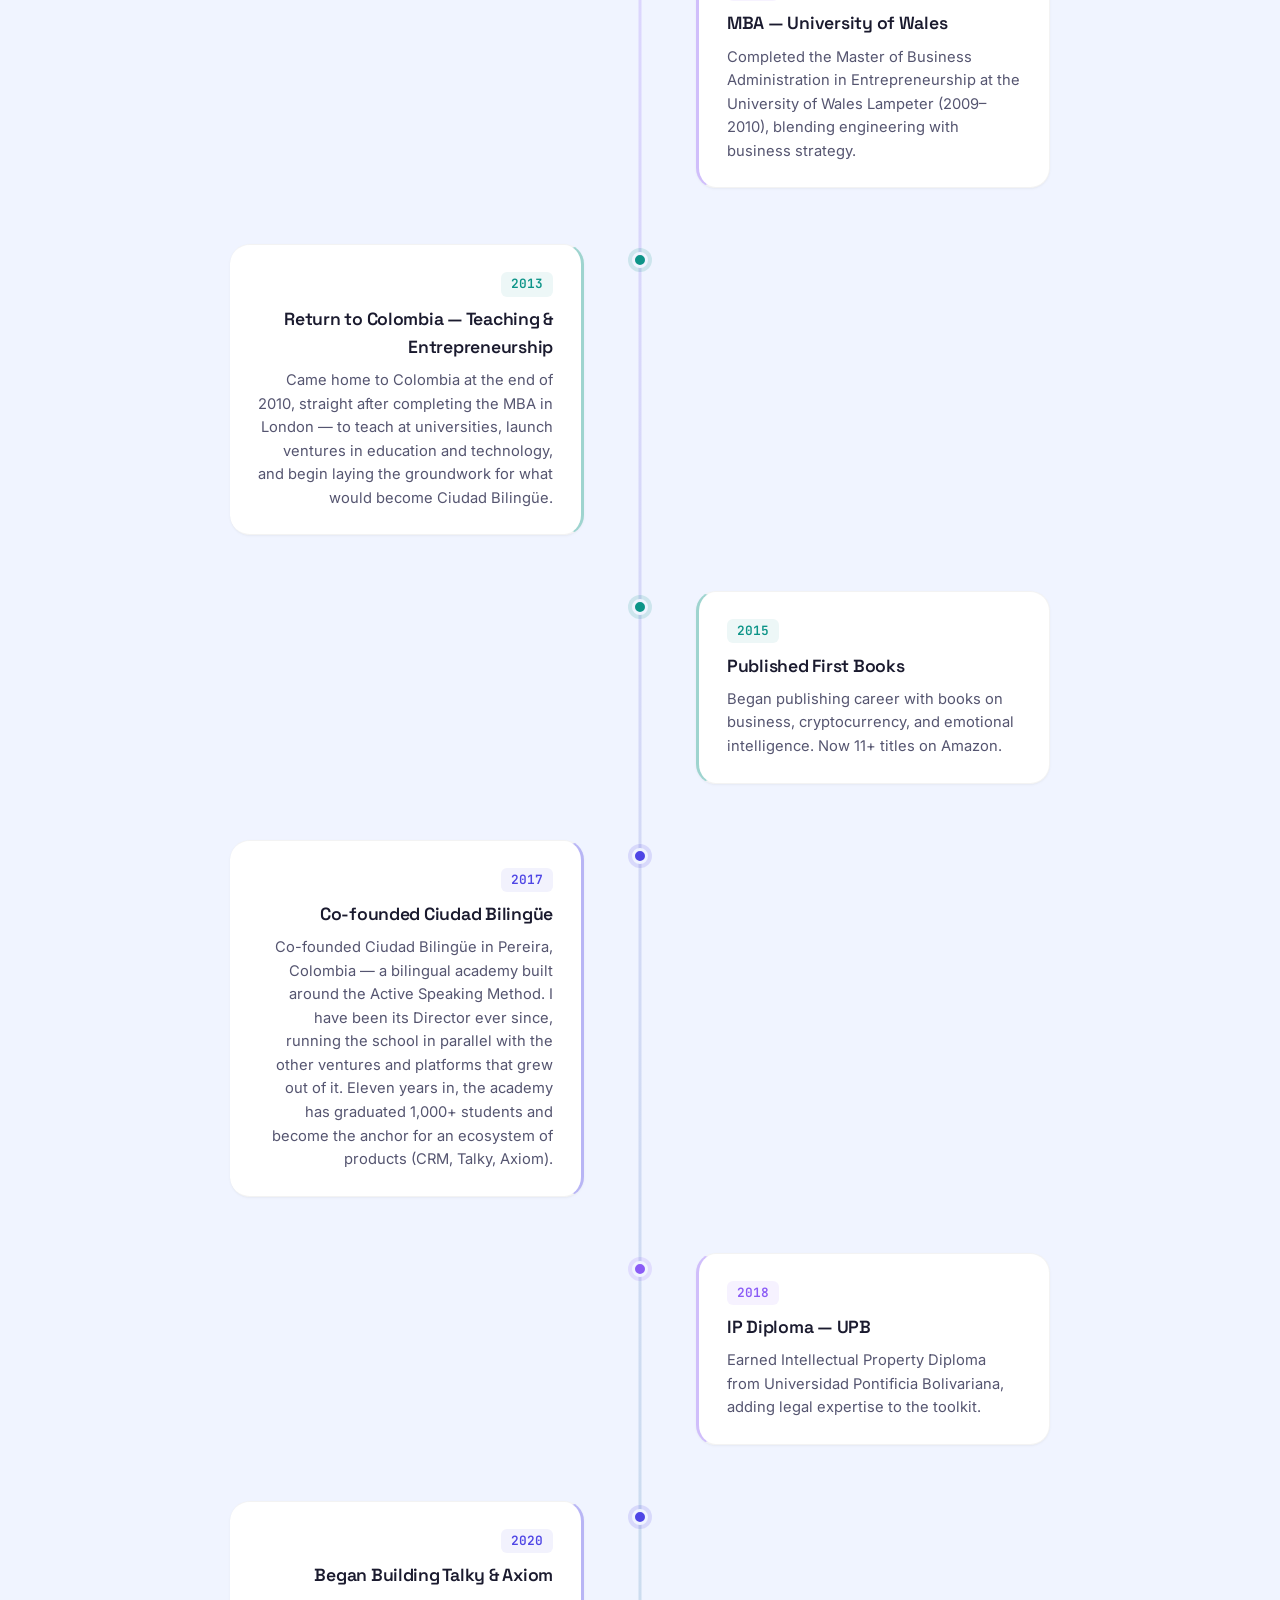
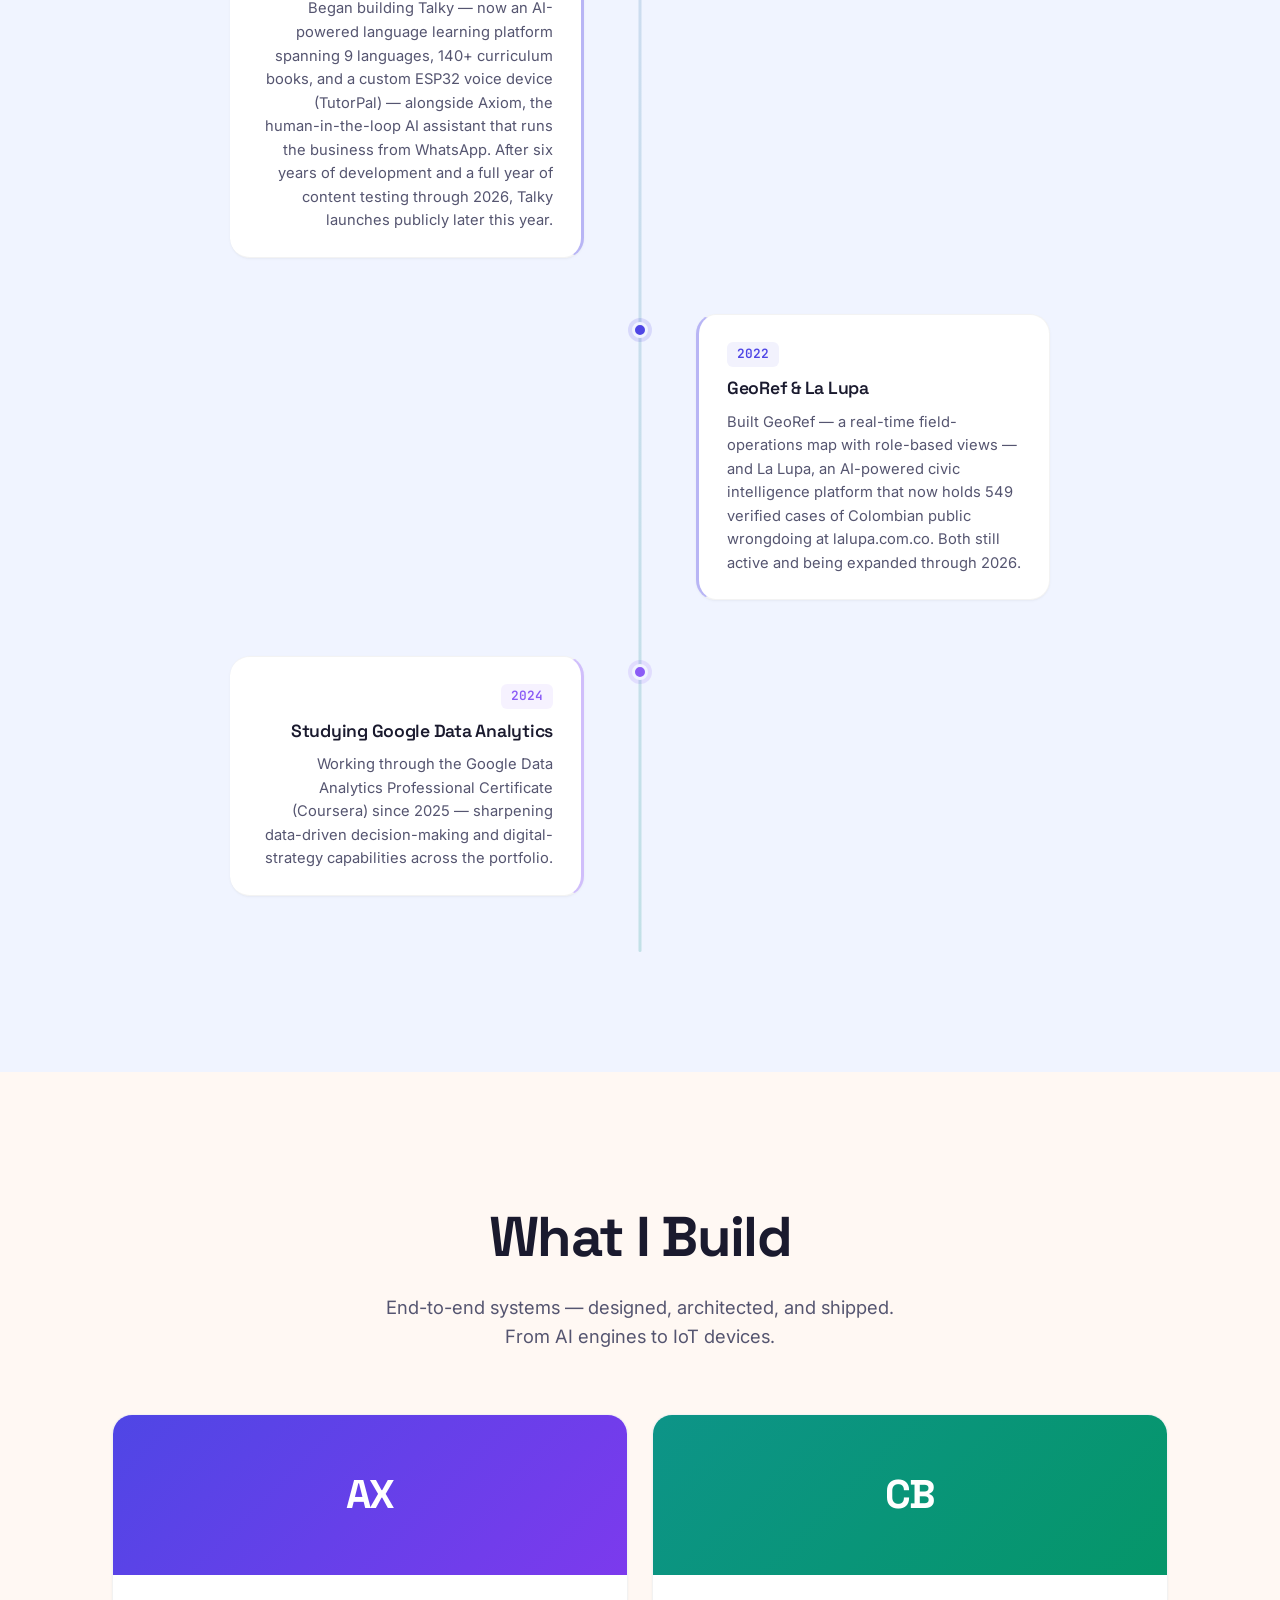
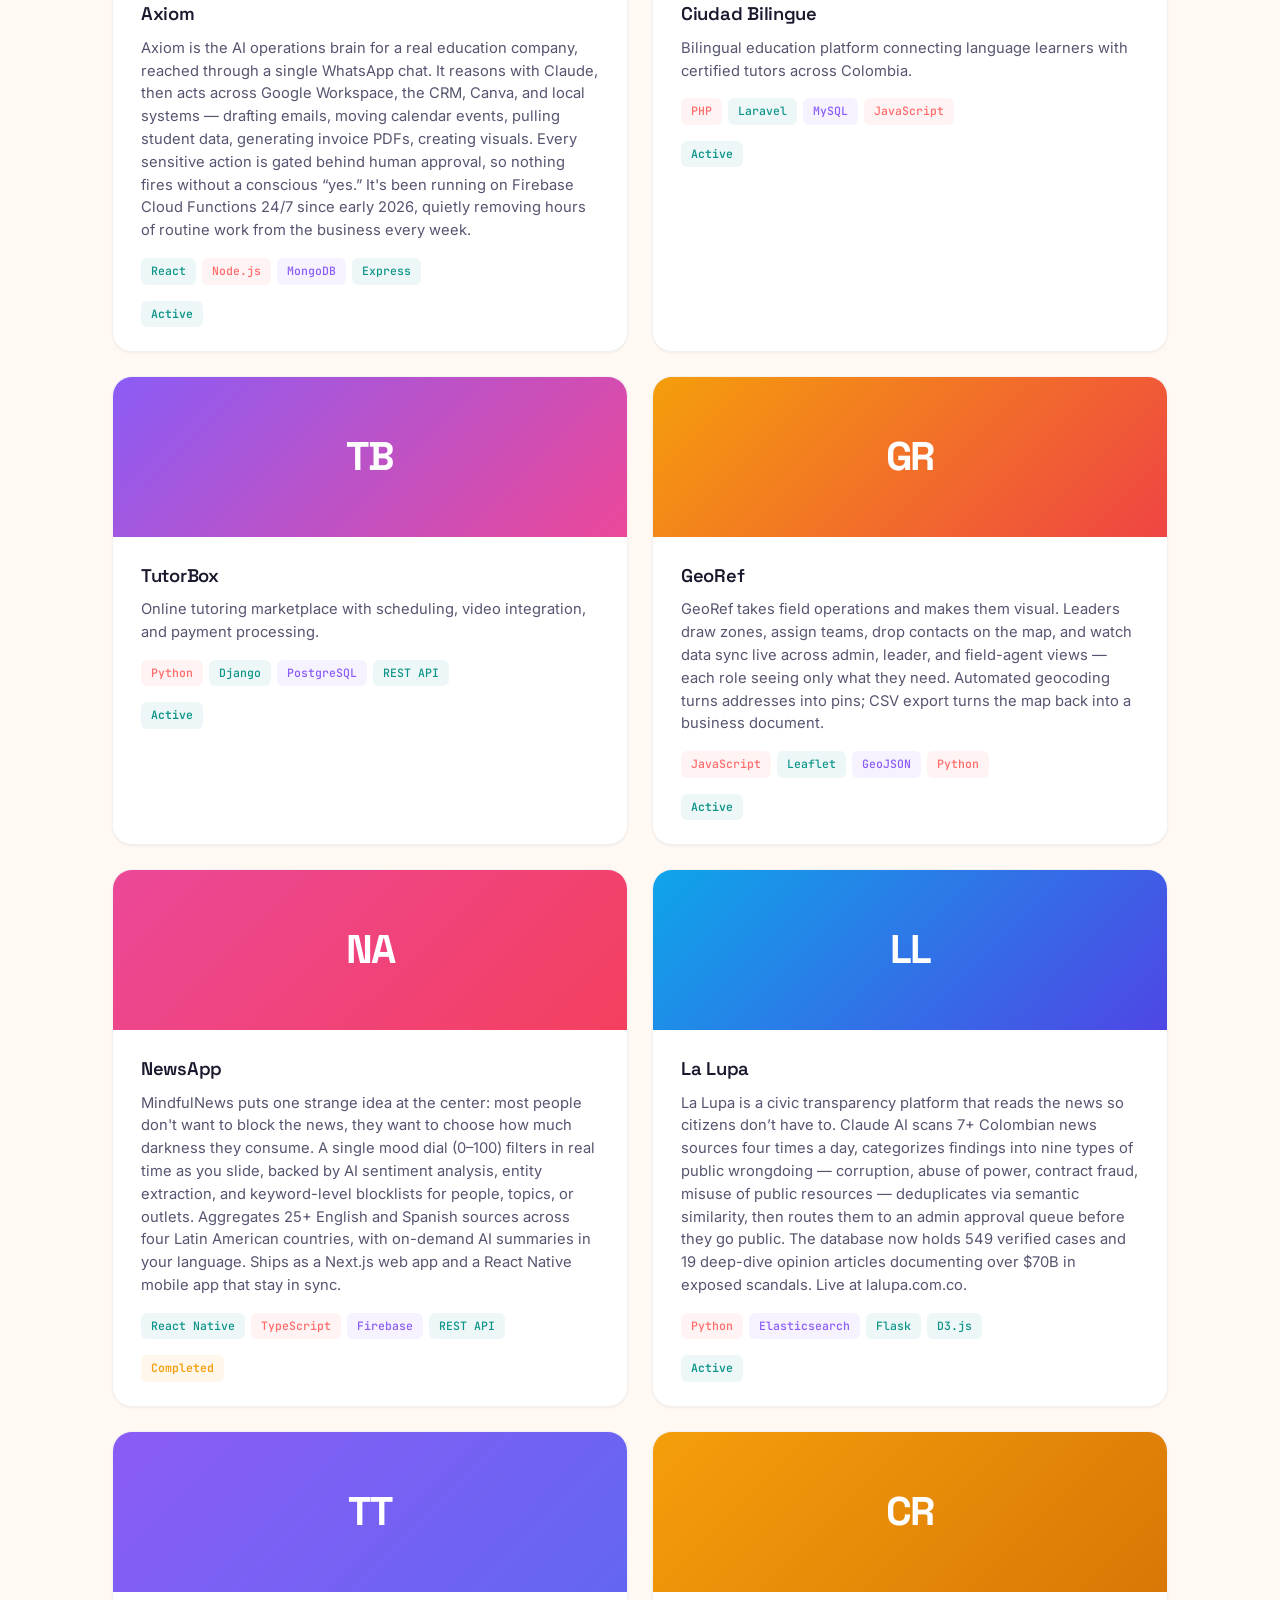
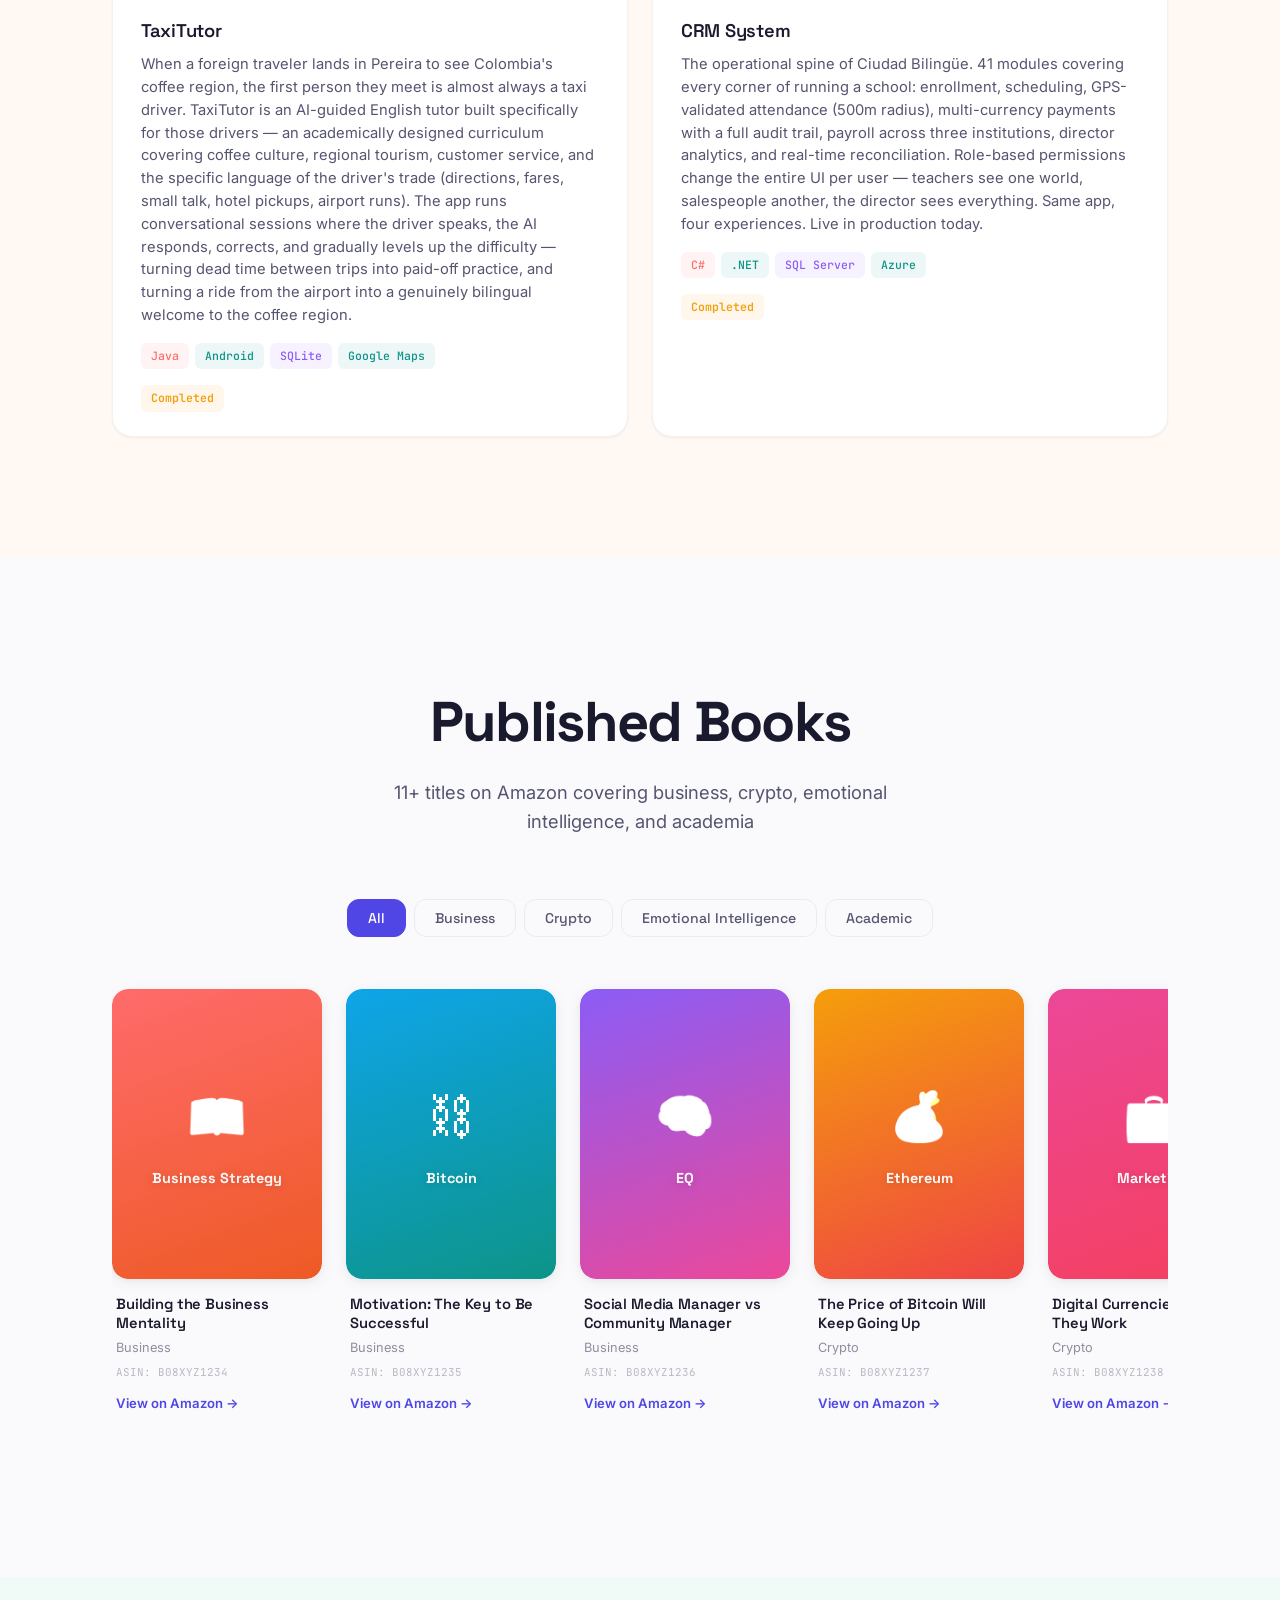
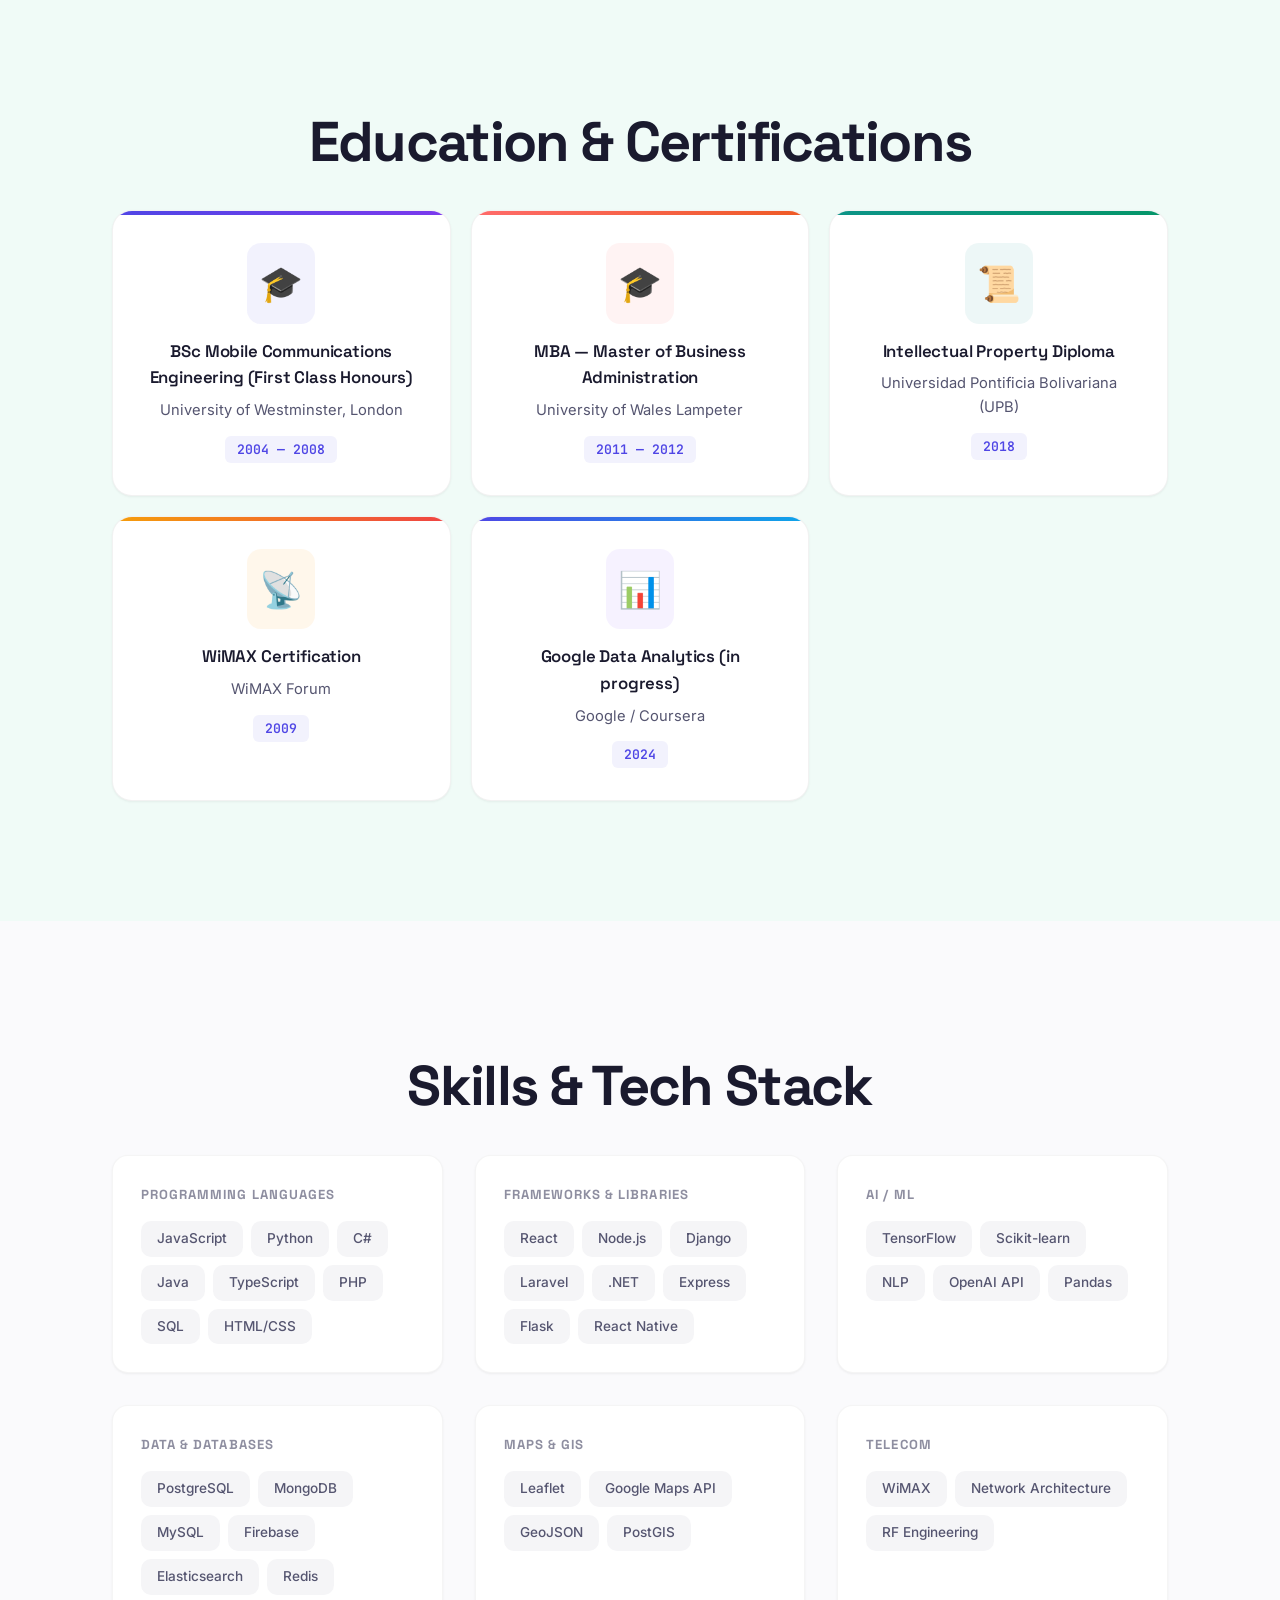
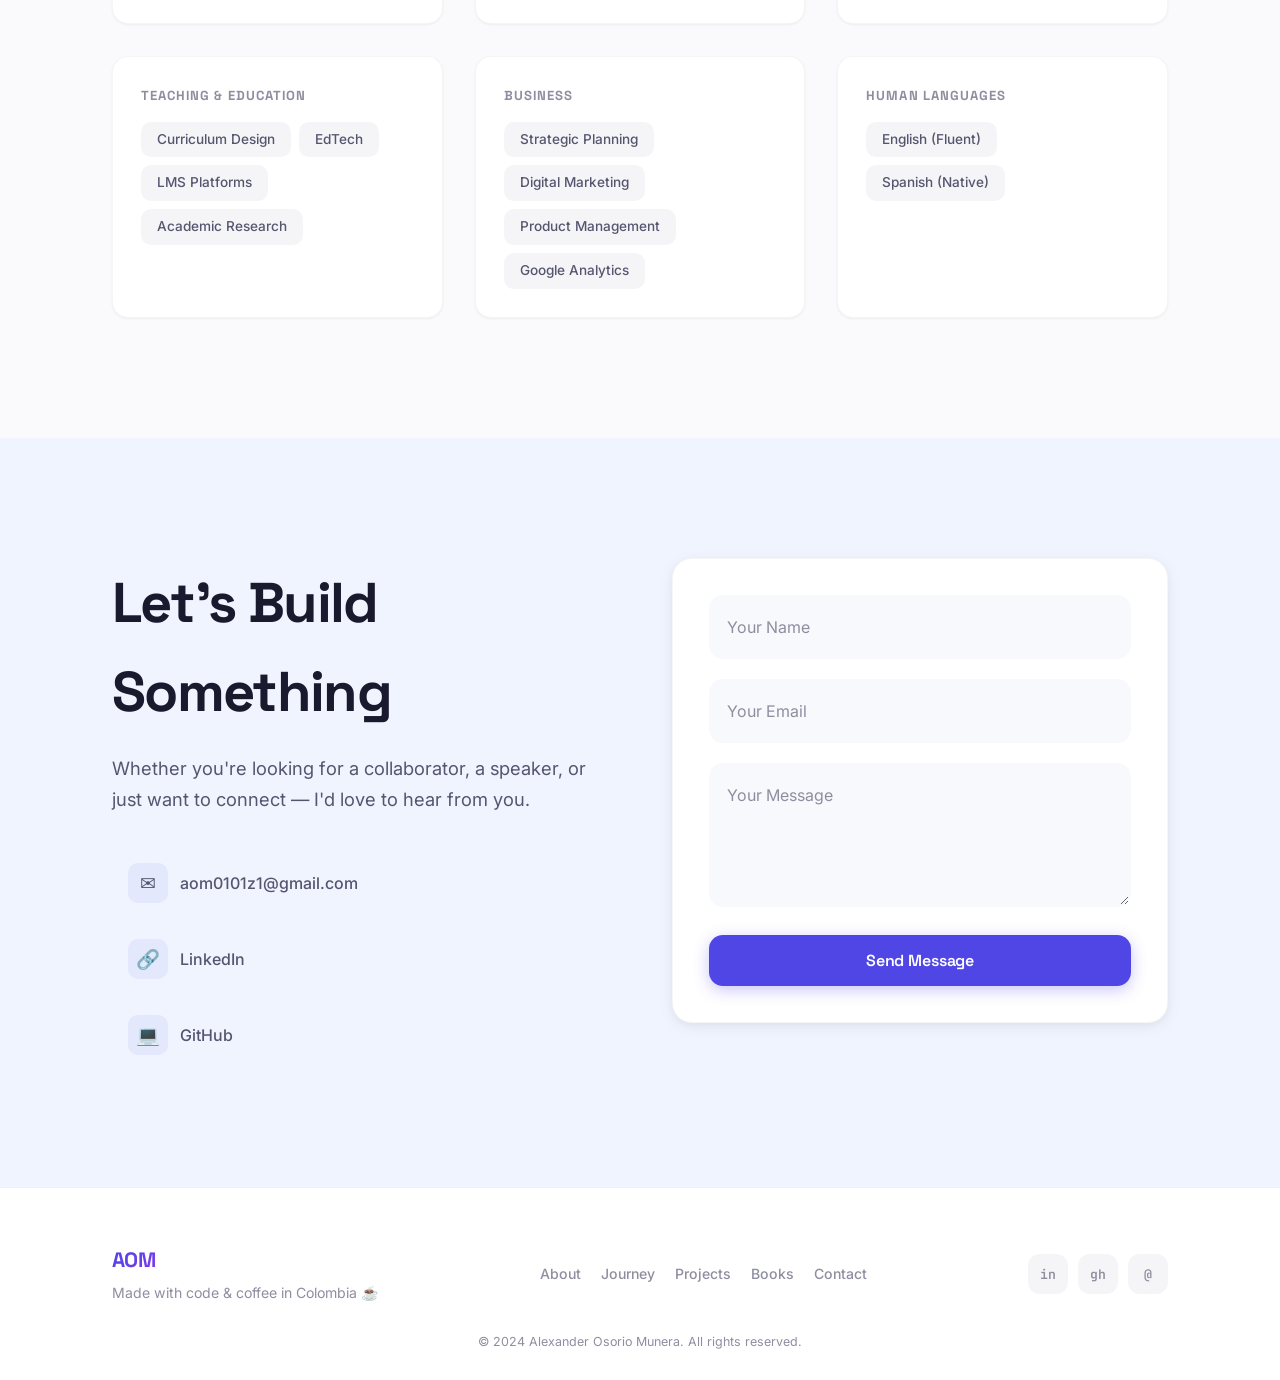
<file: index2.html>
<!DOCTYPE html>
<html lang="en">
<head>
  <meta charset="UTF-8">
  <meta name="viewport" content="width=device-width, initial-scale=1.0">
  <title>Alexander Osorio Munera | Engineer. Educator. Entrepreneur. Builder.</title>
  <meta name="description" content="Portfolio of Alexander Osorio Munera — Software Engineer, Educator, Entrepreneur, and Published Author with 15+ years of experience across tech, education, and business.">
  <meta name="keywords" content="Alexander Osorio Munera, software engineer, educator, entrepreneur, author, portfolio">
  <meta name="author" content="Alexander Osorio Munera">

  <!-- Open Graph -->
  <meta property="og:title" content="Alexander Osorio Munera | Engineer. Educator. Entrepreneur. Builder.">
  <meta property="og:description" content="Software Engineer, Educator, Entrepreneur, and Published Author with 15+ years building across tech, education, and business.">
  <meta property="og:type" content="website">
  <meta property="og:url" content="https://alexanderom.co">
  <meta property="og:image" content="https://alexanderom.co/img/og-image.jpg">
  <meta property="og:locale" content="en_US">
  <meta property="og:locale:alternate" content="es_CO">

  <!-- Twitter Card -->
  <meta name="twitter:card" content="summary_large_image">
  <meta name="twitter:title" content="Alexander Osorio Munera | Engineer. Educator. Entrepreneur. Builder.">
  <meta name="twitter:description" content="Software Engineer, Educator, Entrepreneur, and Published Author.">
  <meta name="twitter:image" content="https://alexanderom.co/img/og-image.jpg">

  <!-- Hreflang -->
  <link rel="alternate" hreflang="en" href="https://alexanderom.co">
  <link rel="alternate" hreflang="es" href="https://alexanderom.co?lang=es">
  <link rel="canonical" href="https://alexanderom.co">

  <!-- Fonts -->
  <link rel="preconnect" href="https://fonts.googleapis.com">
  <link rel="preconnect" href="https://fonts.gstatic.com" crossorigin>
  <link href="https://fonts.googleapis.com/css2?family=Space+Grotesk:wght@400;500;600;700&family=Inter:wght@300;400;500;600&family=JetBrains+Mono:wght@400;500&display=swap" rel="stylesheet">

  <!-- Styles -->
  <link rel="stylesheet" href="css/style2.css">
  <link rel="stylesheet" href="css/animations.css">

  <!-- JSON-LD Structured Data -->
  <script type="application/ld+json">
  {
    "@context": "https://schema.org",
    "@type": "Person",
    "name": "Alexander Osorio Munera",
    "url": "https://alexanderom.co",
    "jobTitle": "Software Engineer & Educator",
    "description": "Engineer, Educator, Entrepreneur, Published Author",
    "alumniOf": [
      {
        "@type": "CollegeOrUniversity",
        "name": "University of Westminster",
        "department": "Mobile Communications Engineering"
      },
      {
        "@type": "CollegeOrUniversity",
        "name": "University of Wales Trinity Saint David",
        "department": "MBA"
      }
    ],
    "knowsLanguage": ["English", "Spanish"],
    "sameAs": [
      "https://linkedin.com/in/alexanderom",
      "https://github.com/alexanderom"
    ]
  }
  </script>
</head>
<body>
  <!-- ============ NAVIGATION ============ -->
  <nav class="nav" id="nav">
    <a href="#hero" class="nav__logo">AOM</a>
    <div class="nav__links" id="navLinks">
      <a href="#about" class="nav__link" data-i18n="nav.about">About</a>
      <a href="#timeline" class="nav__link" data-i18n="nav.timeline">Journey</a>
      <a href="#projects" class="nav__link" data-i18n="nav.projects">Projects</a>
      <a href="#books" class="nav__link" data-i18n="nav.books">Books</a>
      <a href="#education" class="nav__link" data-i18n="nav.education">Education</a>
      <a href="#skills" class="nav__link" data-i18n="nav.skills">Skills</a>
      <a href="#contact" class="nav__link" data-i18n="nav.contact">Contact</a>
    </div>
    <div class="nav__actions">
      <button class="lang-toggle" id="langToggle" aria-label="Toggle language">
        <span class="lang-toggle__option lang-toggle__option--active" data-lang="en">EN</span>
        <span class="lang-toggle__divider">|</span>
        <span class="lang-toggle__option" data-lang="es">ES</span>
      </button>
      <button class="hamburger" id="hamburger" aria-label="Toggle menu">
        <span></span><span></span><span></span>
      </button>
    </div>
  </nav>

  <!-- Mobile Menu Overlay -->
  <div class="mobile-menu" id="mobileMenu">
    <a href="#about" class="mobile-menu__link" data-i18n="nav.about">About</a>
    <a href="#timeline" class="mobile-menu__link" data-i18n="nav.timeline">Journey</a>
    <a href="#projects" class="mobile-menu__link" data-i18n="nav.projects">Projects</a>
    <a href="#books" class="mobile-menu__link" data-i18n="nav.books">Books</a>
    <a href="#education" class="mobile-menu__link" data-i18n="nav.education">Education</a>
    <a href="#skills" class="mobile-menu__link" data-i18n="nav.skills">Skills</a>
    <a href="#contact" class="mobile-menu__link" data-i18n="nav.contact">Contact</a>
  </div>

  <!-- ============ HERO ============ -->
  <section class="hero" id="hero">
    <div class="hero__orbs">
      <div class="hero__orb hero__orb--orange"></div>
      <div class="hero__orb hero__orb--teal"></div>
      <div class="hero__orb hero__orb--purple"></div>
    </div>
    <div class="hero__content">
      <h1 class="hero__name">
        <span class="hero__name-line reveal-text">ALEXANDER</span>
        <span class="hero__name-line reveal-text" style="animation-delay: 0.2s">OSORIO</span>
        <span class="hero__name-line reveal-text" style="animation-delay: 0.4s">MUNERA</span>
      </h1>
      <p class="hero__tagline reveal-text" style="animation-delay: 0.7s" data-i18n="hero.tagline">
        Engineer. Educator. Entrepreneur. Builder.
      </p>
      <div class="hero__cta reveal-text" style="animation-delay: 1s">
        <a href="#projects" class="btn btn--primary" data-i18n="hero.cta">View My Work</a>
        <a href="#contact" class="btn btn--outline" data-i18n="hero.contact">Get in Touch</a>
      </div>
    </div>
    <div class="hero__scroll">
      <div class="hero__scroll-indicator"></div>
    </div>
  </section>

  <!-- ============ ABOUT ============ -->
  <section class="section section--alt" id="about">
    <div class="container">
      <h2 class="section__title anim-fade-up" data-i18n="about.title">About Me</h2>
      <div class="about">
        <div class="about__photo anim-fade-up">
          <div class="about__photo-frame">
            <div class="about__photo-placeholder">AOM</div>
          </div>
        </div>
        <div class="about__text">
          <p class="about__lead anim-fade-up" data-i18n="about.lead">
            From unloading coffee sacks in a small town in Risaralda, to policing the streets of Colombia, to cleaning floors at the University of Westminster — and graduating First Class Honours from that same building.
          </p>
          <p class="about__body anim-fade-up" data-i18n="about.body">
            That journey shaped everything I do. From London to Colombia, I've built software products, published 11+ books, taught thousands of students, and launched businesses. I believe in the power of relentless curiosity, disciplined execution, and sharing knowledge freely.
          </p>
          <p class="about__body anim-fade-up" data-i18n="about.body2">
            Today I work at the intersection of technology, education, and entrepreneurship — building tools that solve real problems and teaching the next generation of builders.
          </p>
          <div class="about__stats">
            <div class="stat anim-fade-up">
              <span class="stat__number" data-count="15">0</span><span class="stat__plus">+</span>
              <span class="stat__label" data-i18n="about.stat.years">Years Experience</span>
            </div>
            <div class="stat anim-fade-up">
              <span class="stat__number" data-count="1000">0</span><span class="stat__plus">s+</span>
              <span class="stat__label" data-i18n="about.stat.students">Students Taught</span>
            </div>
            <div class="stat anim-fade-up">
              <span class="stat__number" data-count="11">0</span><span class="stat__plus">+</span>
              <span class="stat__label" data-i18n="about.stat.books">Books Published</span>
            </div>
            <div class="stat anim-fade-up">
              <span class="stat__number" data-count="8">0</span><span class="stat__plus">+</span>
              <span class="stat__label" data-i18n="about.stat.projects">Tech Projects</span>
            </div>
            <div class="stat anim-fade-up">
              <span class="stat__number" data-count="3">0</span>
              <span class="stat__label" data-i18n="about.stat.degrees">Degrees</span>
            </div>
            <div class="stat anim-fade-up">
              <span class="stat__number" data-count="2">0</span>
              <span class="stat__label" data-i18n="about.stat.languages">Languages</span>
            </div>
          </div>
        </div>
      </div>
    </div>
  </section>

  <!-- ============ TIMELINE ============ -->
  <section class="section" id="timeline">
    <div class="container">
      <h2 class="section__title anim-fade-up" data-i18n="timeline.title">My Journey</h2>
      <p class="section__subtitle anim-fade-up" data-i18n="timeline.subtitle">From a coffee town in Risaralda to building across continents</p>
      <div class="timeline">

        <div class="timeline__item timeline__item--work anim-fade-up">
          <div class="timeline__dot"></div>
          <div class="timeline__card glass-card">
            <span class="timeline__year">~1998</span>
            <h3 class="timeline__heading" data-i18n="timeline.1998.title">Bulteador & Café Waiter — Belén de Umbría</h3>
            <p class="timeline__text" data-i18n="timeline.1998.text">First jobs as a teenager in a small coffee town in Risaralda, Colombia. Unloaded heavy sacks of coffee and plantain from jeeps at a café agency during weekends, and waited tables at a local café — all while studying secondary school.</p>
          </div>
        </div>

        <div class="timeline__item timeline__item--entrepreneurship anim-fade-up">
          <div class="timeline__dot"></div>
          <div class="timeline__card glass-card">
            <span class="timeline__year">~2000</span>
            <h3 class="timeline__heading" data-i18n="timeline.2000.title">Folk Dance Teacher</h3>
            <p class="timeline__text" data-i18n="timeline.2000.text">Turned a passion for traditional Colombian folk dance into teaching. Led classes and performed, building early skills in leadership, discipline, and cultural expression.</p>
          </div>
        </div>

        <div class="timeline__item timeline__item--work anim-fade-up">
          <div class="timeline__dot"></div>
          <div class="timeline__card glass-card">
            <span class="timeline__year">2001</span>
            <h3 class="timeline__heading" data-i18n="timeline.2001.title">Colombian National Police — Patrullero</h3>
            <p class="timeline__text" data-i18n="timeline.2001.text">Joined the Colombian National Police. Completed one year of training as Patrullero, followed by two years of service as a professional police officer — learning discipline, structure, and public service.</p>
          </div>
        </div>

        <div class="timeline__item timeline__item--work anim-fade-up">
          <div class="timeline__dot"></div>
          <div class="timeline__card glass-card">
            <span class="timeline__year">2004</span>
            <h3 class="timeline__heading" data-i18n="timeline.2004.title">Moved to London — Cleaner at Westminster</h3>
            <p class="timeline__text" data-i18n="timeline.2004.text">Emigrated to London from Colombia. Started working as a cleaner at the University of Westminster — the same building where, years later, he would graduate with First Class Honours.</p>
          </div>
        </div>

        <div class="timeline__item timeline__item--education anim-fade-up">
          <div class="timeline__dot"></div>
          <div class="timeline__card glass-card">
            <span class="timeline__year">2006</span>
            <h3 class="timeline__heading" data-i18n="timeline.2006.title">Westminster University — BSc Mobile Communications</h3>
            <p class="timeline__text" data-i18n="timeline.2006.text">Enrolled in BSc Mobile Communications Engineering at the University of Westminster — trading the mop for a lecture hall in the same building. Graduated four years later with First Class Honours.</p>
          </div>
        </div>

        <div class="timeline__item timeline__item--work anim-fade-up">
          <div class="timeline__dot"></div>
          <div class="timeline__card glass-card">
            <span class="timeline__year">2008</span>
            <h3 class="timeline__heading" data-i18n="timeline.2008.title">Freelance Web Developer</h3>
            <p class="timeline__text" data-i18n="timeline.2008.text">Started freelancing, building websites and web applications for small businesses in London.</p>
          </div>
        </div>

        <div class="timeline__item timeline__item--work anim-fade-up">
          <div class="timeline__dot"></div>
          <div class="timeline__card glass-card">
            <span class="timeline__year">2009</span>
            <h3 class="timeline__heading" data-i18n="timeline.2009.title">Telecom Engineer — WiMAX</h3>
            <p class="timeline__text" data-i18n="timeline.2009.text">Worked in telecommunications, earning WiMAX certification and gaining deep expertise in network infrastructure.</p>
          </div>
        </div>

        <div class="timeline__item timeline__item--education anim-fade-up">
          <div class="timeline__dot"></div>
          <div class="timeline__card glass-card">
            <span class="timeline__year">2011</span>
            <h3 class="timeline__heading" data-i18n="timeline.2011.title">MBA — University of Wales</h3>
            <p class="timeline__text" data-i18n="timeline.2011.text">Completed Master of Business Administration at the University of Wales Trinity Saint David, blending tech with business strategy.</p>
          </div>
        </div>

        <div class="timeline__item timeline__item--entrepreneurship anim-fade-up">
          <div class="timeline__dot"></div>
          <div class="timeline__card glass-card">
            <span class="timeline__year">2013</span>
            <h3 class="timeline__heading" data-i18n="timeline.2013.title">Return to Colombia — Teaching & Entrepreneurship</h3>
            <p class="timeline__text" data-i18n="timeline.2013.text">Returned to Colombia to teach university courses and launch entrepreneurial ventures in education and technology.</p>
          </div>
        </div>

        <div class="timeline__item timeline__item--entrepreneurship anim-fade-up">
          <div class="timeline__dot"></div>
          <div class="timeline__card glass-card">
            <span class="timeline__year">2015</span>
            <h3 class="timeline__heading" data-i18n="timeline.2015.title">Published First Books</h3>
            <p class="timeline__text" data-i18n="timeline.2015.text">Began publishing career with books on business, cryptocurrency, and emotional intelligence. Now 11+ titles on Amazon.</p>
          </div>
        </div>

        <div class="timeline__item timeline__item--work anim-fade-up">
          <div class="timeline__dot"></div>
          <div class="timeline__card glass-card">
            <span class="timeline__year">2017</span>
            <h3 class="timeline__heading" data-i18n="timeline.2017.title">Ciudad Bilingue Platform</h3>
            <p class="timeline__text" data-i18n="timeline.2017.text">Built a bilingual education platform connecting language learners with tutors, scaling to hundreds of users.</p>
          </div>
        </div>

        <div class="timeline__item timeline__item--education anim-fade-up">
          <div class="timeline__dot"></div>
          <div class="timeline__card glass-card">
            <span class="timeline__year">2018</span>
            <h3 class="timeline__heading" data-i18n="timeline.2018.title">IP Diploma — UPB</h3>
            <p class="timeline__text" data-i18n="timeline.2018.text">Earned Intellectual Property Diploma from Universidad Pontificia Bolivariana, adding legal expertise to the toolkit.</p>
          </div>
        </div>

        <div class="timeline__item timeline__item--work anim-fade-up">
          <div class="timeline__dot"></div>
          <div class="timeline__card glass-card">
            <span class="timeline__year">2020</span>
            <h3 class="timeline__heading" data-i18n="timeline.2020.title">Axiom & TutorBox Launch</h3>
            <p class="timeline__text" data-i18n="timeline.2020.text">Launched Axiom project management platform and TutorBox tutoring marketplace. Full-stack development with modern frameworks.</p>
          </div>
        </div>

        <div class="timeline__item timeline__item--work anim-fade-up">
          <div class="timeline__dot"></div>
          <div class="timeline__card glass-card">
            <span class="timeline__year">2022</span>
            <h3 class="timeline__heading" data-i18n="timeline.2022.title">GeoRef & La Lupa</h3>
            <p class="timeline__text" data-i18n="timeline.2022.text">Built GeoRef (geographic reference platform) and La Lupa (investigative data tool). Expanding into GIS and data analytics.</p>
          </div>
        </div>

        <div class="timeline__item timeline__item--education anim-fade-up">
          <div class="timeline__dot"></div>
          <div class="timeline__card glass-card">
            <span class="timeline__year">2024</span>
            <h3 class="timeline__heading" data-i18n="timeline.2024.title">Google Analytics Certified</h3>
            <p class="timeline__text" data-i18n="timeline.2024.text">Added Google Analytics certification, strengthening data-driven decision making and digital strategy capabilities.</p>
          </div>
        </div>

      </div>
    </div>
  </section>

  <!-- ============ PROJECTS ============ -->
  <section class="section section--alt" id="projects">
    <div class="container">
      <h2 class="section__title anim-fade-up" data-i18n="projects.title">Software Projects</h2>
      <p class="section__subtitle anim-fade-up" data-i18n="projects.subtitle">Building solutions that solve real problems</p>
      <div class="projects-grid">

        <div class="project-card glass-card anim-fade-up">
          <div class="project-card__image">
            <div class="project-card__placeholder" style="--accent: var(--orange)">AX</div>
          </div>
          <div class="project-card__content">
            <h3 class="project-card__title">Axiom</h3>
            <p class="project-card__desc" data-i18n="projects.axiom.desc">Project management platform with task tracking, team collaboration, and real-time dashboards.</p>
            <div class="project-card__tags">
              <span class="tag tag--framework">React</span>
              <span class="tag tag--lang">Node.js</span>
              <span class="tag tag--data">MongoDB</span>
              <span class="tag tag--framework">Express</span>
            </div>
            <span class="project-card__status project-card__status--active" data-i18n="projects.status.active">Active</span>
          </div>
        </div>

        <div class="project-card glass-card anim-fade-up">
          <div class="project-card__image">
            <div class="project-card__placeholder" style="--accent: var(--teal)">CB</div>
          </div>
          <div class="project-card__content">
            <h3 class="project-card__title">Ciudad Bilingue</h3>
            <p class="project-card__desc" data-i18n="projects.ciudadbilingue.desc">Bilingual education platform connecting language learners with certified tutors across Colombia.</p>
            <div class="project-card__tags">
              <span class="tag tag--lang">PHP</span>
              <span class="tag tag--framework">Laravel</span>
              <span class="tag tag--data">MySQL</span>
              <span class="tag tag--lang">JavaScript</span>
            </div>
            <span class="project-card__status project-card__status--active" data-i18n="projects.status.active">Active</span>
          </div>
        </div>

        <div class="project-card glass-card anim-fade-up">
          <div class="project-card__image">
            <div class="project-card__placeholder" style="--accent: var(--purple)">TB</div>
          </div>
          <div class="project-card__content">
            <h3 class="project-card__title">TutorBox</h3>
            <p class="project-card__desc" data-i18n="projects.tutorbox.desc">Online tutoring marketplace with scheduling, video integration, and payment processing.</p>
            <div class="project-card__tags">
              <span class="tag tag--lang">Python</span>
              <span class="tag tag--framework">Django</span>
              <span class="tag tag--data">PostgreSQL</span>
              <span class="tag tag--framework">REST API</span>
            </div>
            <span class="project-card__status project-card__status--active" data-i18n="projects.status.active">Active</span>
          </div>
        </div>

        <div class="project-card glass-card anim-fade-up">
          <div class="project-card__image">
            <div class="project-card__placeholder" style="--accent: var(--yellow)">GR</div>
          </div>
          <div class="project-card__content">
            <h3 class="project-card__title">GeoRef</h3>
            <p class="project-card__desc" data-i18n="projects.georef.desc">Geographic reference and mapping platform for spatial data visualization and analysis.</p>
            <div class="project-card__tags">
              <span class="tag tag--lang">JavaScript</span>
              <span class="tag tag--framework">Leaflet</span>
              <span class="tag tag--data">GeoJSON</span>
              <span class="tag tag--lang">Python</span>
            </div>
            <span class="project-card__status project-card__status--active" data-i18n="projects.status.active">Active</span>
          </div>
        </div>

        <div class="project-card glass-card anim-fade-up">
          <div class="project-card__image">
            <div class="project-card__placeholder" style="--accent: var(--orange)">NA</div>
          </div>
          <div class="project-card__content">
            <h3 class="project-card__title">NewsApp</h3>
            <p class="project-card__desc" data-i18n="projects.newsapp.desc">News aggregation application with personalized feeds, category filtering, and offline reading.</p>
            <div class="project-card__tags">
              <span class="tag tag--framework">React Native</span>
              <span class="tag tag--lang">TypeScript</span>
              <span class="tag tag--data">Firebase</span>
              <span class="tag tag--framework">REST API</span>
            </div>
            <span class="project-card__status project-card__status--completed" data-i18n="projects.status.completed">Completed</span>
          </div>
        </div>

        <div class="project-card glass-card anim-fade-up">
          <div class="project-card__image">
            <div class="project-card__placeholder" style="--accent: var(--teal)">LL</div>
          </div>
          <div class="project-card__content">
            <h3 class="project-card__title">La Lupa</h3>
            <p class="project-card__desc" data-i18n="projects.lalupa.desc">Investigative data tool for journalists and researchers with advanced search and visualization.</p>
            <div class="project-card__tags">
              <span class="tag tag--lang">Python</span>
              <span class="tag tag--data">Elasticsearch</span>
              <span class="tag tag--framework">Flask</span>
              <span class="tag tag--framework">D3.js</span>
            </div>
            <span class="project-card__status project-card__status--active" data-i18n="projects.status.active">Active</span>
          </div>
        </div>

        <div class="project-card glass-card anim-fade-up">
          <div class="project-card__image">
            <div class="project-card__placeholder" style="--accent: var(--purple)">TT</div>
          </div>
          <div class="project-card__content">
            <h3 class="project-card__title">TaxiTutor</h3>
            <p class="project-card__desc" data-i18n="projects.taxitutor.desc">Study aid application for London taxi knowledge test with route planning and landmark quizzes.</p>
            <div class="project-card__tags">
              <span class="tag tag--lang">Java</span>
              <span class="tag tag--framework">Android</span>
              <span class="tag tag--data">SQLite</span>
              <span class="tag tag--framework">Google Maps</span>
            </div>
            <span class="project-card__status project-card__status--completed" data-i18n="projects.status.completed">Completed</span>
          </div>
        </div>

        <div class="project-card glass-card anim-fade-up">
          <div class="project-card__image">
            <div class="project-card__placeholder" style="--accent: var(--yellow)">CR</div>
          </div>
          <div class="project-card__content">
            <h3 class="project-card__title">CRM System</h3>
            <p class="project-card__desc" data-i18n="projects.crm.desc">Custom CRM for managing student relationships, enrollment tracking, and communication workflows.</p>
            <div class="project-card__tags">
              <span class="tag tag--lang">C#</span>
              <span class="tag tag--framework">.NET</span>
              <span class="tag tag--data">SQL Server</span>
              <span class="tag tag--framework">Azure</span>
            </div>
            <span class="project-card__status project-card__status--completed" data-i18n="projects.status.completed">Completed</span>
          </div>
        </div>

      </div>
    </div>
  </section>

  <!-- ============ BOOKS ============ -->
  <section class="section" id="books">
    <div class="container">
      <h2 class="section__title anim-fade-up" data-i18n="books.title">Published Books</h2>
      <p class="section__subtitle anim-fade-up" data-i18n="books.subtitle">11+ titles on Amazon covering business, crypto, emotional intelligence, and academia</p>
      <div class="books__filters anim-fade-up">
        <button class="filter-pill filter-pill--active" data-filter="all" data-i18n="books.filter.all">All</button>
        <button class="filter-pill" data-filter="business" data-i18n="books.filter.business">Business</button>
        <button class="filter-pill" data-filter="crypto" data-i18n="books.filter.crypto">Crypto</button>
        <button class="filter-pill" data-filter="emotional" data-i18n="books.filter.emotional">Emotional Intelligence</button>
        <button class="filter-pill" data-filter="academic" data-i18n="books.filter.academic">Academic</button>
      </div>
      <div class="books-carousel" id="booksCarousel">
        <div class="books-carousel__track">

          <div class="book-card anim-fade-up" data-category="business">
            <div class="book-card__cover">
              <div class="book-card__placeholder" style="--accent: var(--orange)">
                <span class="book-card__icon">&#128214;</span>
                <span class="book-card__short-title">Business Strategy</span>
              </div>
            </div>
            <div class="book-card__info">
              <h4 class="book-card__title" data-i18n="books.1.title">Estrategia Empresarial para Emprendedores</h4>
              <p class="book-card__category" data-i18n="books.1.cat">Business</p>
              <span class="book-card__isbn mono">ASIN: B08XYZ1234</span>
              <a href="#" class="book-card__link" data-i18n="books.amazon">View on Amazon &rarr;</a>
            </div>
          </div>

          <div class="book-card anim-fade-up" data-category="crypto">
            <div class="book-card__cover">
              <div class="book-card__placeholder" style="--accent: var(--teal)">
                <span class="book-card__icon">&#9939;</span>
                <span class="book-card__short-title">Bitcoin</span>
              </div>
            </div>
            <div class="book-card__info">
              <h4 class="book-card__title" data-i18n="books.2.title">Bitcoin: Guia Completa para Principiantes</h4>
              <p class="book-card__category" data-i18n="books.2.cat">Crypto</p>
              <span class="book-card__isbn mono">ASIN: B08XYZ1235</span>
              <a href="#" class="book-card__link" data-i18n="books.amazon">View on Amazon &rarr;</a>
            </div>
          </div>

          <div class="book-card anim-fade-up" data-category="emotional">
            <div class="book-card__cover">
              <div class="book-card__placeholder" style="--accent: var(--purple)">
                <span class="book-card__icon">&#129504;</span>
                <span class="book-card__short-title">EQ</span>
              </div>
            </div>
            <div class="book-card__info">
              <h4 class="book-card__title" data-i18n="books.3.title">Inteligencia Emocional: El Poder Interior</h4>
              <p class="book-card__category" data-i18n="books.3.cat">Emotional Intelligence</p>
              <span class="book-card__isbn mono">ASIN: B08XYZ1236</span>
              <a href="#" class="book-card__link" data-i18n="books.amazon">View on Amazon &rarr;</a>
            </div>
          </div>

          <div class="book-card anim-fade-up" data-category="crypto">
            <div class="book-card__cover">
              <div class="book-card__placeholder" style="--accent: var(--yellow)">
                <span class="book-card__icon">&#128176;</span>
                <span class="book-card__short-title">Ethereum</span>
              </div>
            </div>
            <div class="book-card__info">
              <h4 class="book-card__title" data-i18n="books.4.title">Ethereum y Smart Contracts</h4>
              <p class="book-card__category" data-i18n="books.4.cat">Crypto</p>
              <span class="book-card__isbn mono">ASIN: B08XYZ1237</span>
              <a href="#" class="book-card__link" data-i18n="books.amazon">View on Amazon &rarr;</a>
            </div>
          </div>

          <div class="book-card anim-fade-up" data-category="business">
            <div class="book-card__cover">
              <div class="book-card__placeholder" style="--accent: var(--orange)">
                <span class="book-card__icon">&#128188;</span>
                <span class="book-card__short-title">Marketing</span>
              </div>
            </div>
            <div class="book-card__info">
              <h4 class="book-card__title" data-i18n="books.5.title">Marketing Digital para Negocios</h4>
              <p class="book-card__category" data-i18n="books.5.cat">Business</p>
              <span class="book-card__isbn mono">ASIN: B08XYZ1238</span>
              <a href="#" class="book-card__link" data-i18n="books.amazon">View on Amazon &rarr;</a>
            </div>
          </div>

          <div class="book-card anim-fade-up" data-category="emotional">
            <div class="book-card__cover">
              <div class="book-card__placeholder" style="--accent: var(--teal)">
                <span class="book-card__icon">&#128161;</span>
                <span class="book-card__short-title">Mindset</span>
              </div>
            </div>
            <div class="book-card__info">
              <h4 class="book-card__title" data-i18n="books.6.title">Mentalidad de Crecimiento</h4>
              <p class="book-card__category" data-i18n="books.6.cat">Emotional Intelligence</p>
              <span class="book-card__isbn mono">ASIN: B08XYZ1239</span>
              <a href="#" class="book-card__link" data-i18n="books.amazon">View on Amazon &rarr;</a>
            </div>
          </div>

          <div class="book-card anim-fade-up" data-category="academic">
            <div class="book-card__cover">
              <div class="book-card__placeholder" style="--accent: var(--purple)">
                <span class="book-card__icon">&#127891;</span>
                <span class="book-card__short-title">Research</span>
              </div>
            </div>
            <div class="book-card__info">
              <h4 class="book-card__title" data-i18n="books.7.title">Metodologia de Investigacion</h4>
              <p class="book-card__category" data-i18n="books.7.cat">Academic</p>
              <span class="book-card__isbn mono">ISBN: 978-0-1234-5678</span>
              <a href="#" class="book-card__link" data-i18n="books.amazon">View on Amazon &rarr;</a>
            </div>
          </div>

          <div class="book-card anim-fade-up" data-category="crypto">
            <div class="book-card__cover">
              <div class="book-card__placeholder" style="--accent: var(--yellow)">
                <span class="book-card__icon">&#128279;</span>
                <span class="book-card__short-title">Blockchain</span>
              </div>
            </div>
            <div class="book-card__info">
              <h4 class="book-card__title" data-i18n="books.8.title">Blockchain: La Revolucion Tecnologica</h4>
              <p class="book-card__category" data-i18n="books.8.cat">Crypto</p>
              <span class="book-card__isbn mono">ASIN: B08XYZ1241</span>
              <a href="#" class="book-card__link" data-i18n="books.amazon">View on Amazon &rarr;</a>
            </div>
          </div>

          <div class="book-card anim-fade-up" data-category="business">
            <div class="book-card__cover">
              <div class="book-card__placeholder" style="--accent: var(--teal)">
                <span class="book-card__icon">&#128200;</span>
                <span class="book-card__short-title">Finanzas</span>
              </div>
            </div>
            <div class="book-card__info">
              <h4 class="book-card__title" data-i18n="books.9.title">Finanzas Personales Inteligentes</h4>
              <p class="book-card__category" data-i18n="books.9.cat">Business</p>
              <span class="book-card__isbn mono">ASIN: B08XYZ1242</span>
              <a href="#" class="book-card__link" data-i18n="books.amazon">View on Amazon &rarr;</a>
            </div>
          </div>

          <div class="book-card anim-fade-up" data-category="emotional">
            <div class="book-card__cover">
              <div class="book-card__placeholder" style="--accent: var(--orange)">
                <span class="book-card__icon">&#128150;</span>
                <span class="book-card__short-title">Resilience</span>
              </div>
            </div>
            <div class="book-card__info">
              <h4 class="book-card__title" data-i18n="books.10.title">Resiliencia: El Arte de Levantarse</h4>
              <p class="book-card__category" data-i18n="books.10.cat">Emotional Intelligence</p>
              <span class="book-card__isbn mono">ASIN: B08XYZ1243</span>
              <a href="#" class="book-card__link" data-i18n="books.amazon">View on Amazon &rarr;</a>
            </div>
          </div>

          <div class="book-card anim-fade-up" data-category="academic">
            <div class="book-card__cover">
              <div class="book-card__placeholder" style="--accent: var(--purple)">
                <span class="book-card__icon">&#128187;</span>
                <span class="book-card__short-title">CompSci</span>
              </div>
            </div>
            <div class="book-card__info">
              <h4 class="book-card__title" data-i18n="books.11.title">Fundamentos de Programacion</h4>
              <p class="book-card__category" data-i18n="books.11.cat">Academic</p>
              <span class="book-card__isbn mono">ISBN: 978-0-1234-5679</span>
              <a href="#" class="book-card__link" data-i18n="books.amazon">View on Amazon &rarr;</a>
            </div>
          </div>

        </div>
      </div>
    </div>
  </section>

  <!-- ============ EDUCATION & CERTIFICATIONS ============ -->
  <section class="section section--alt" id="education">
    <div class="container">
      <h2 class="section__title anim-fade-up" data-i18n="education.title">Education & Certifications</h2>
      <div class="education-grid">

        <div class="edu-card glass-card anim-fade-up" style="--border-accent: var(--purple)">
          <div class="edu-card__icon">&#127891;</div>
          <h3 class="edu-card__degree" data-i18n="education.bsc.degree">BSc Mobile Communications Engineering (First Class Honours)</h3>
          <p class="edu-card__institution" data-i18n="education.bsc.institution">University of Westminster, London</p>
          <span class="edu-card__year">2004 — 2008</span>
        </div>

        <div class="edu-card glass-card anim-fade-up" style="--border-accent: var(--orange)">
          <div class="edu-card__icon">&#127891;</div>
          <h3 class="edu-card__degree" data-i18n="education.mba.degree">MBA — Master of Business Administration</h3>
          <p class="edu-card__institution" data-i18n="education.mba.institution">University of Wales Trinity Saint David</p>
          <span class="edu-card__year">2011 — 2012</span>
        </div>

        <div class="edu-card glass-card anim-fade-up" style="--border-accent: var(--teal)">
          <div class="edu-card__icon">&#128220;</div>
          <h3 class="edu-card__degree" data-i18n="education.ip.degree">Intellectual Property Diploma</h3>
          <p class="edu-card__institution" data-i18n="education.ip.institution">Universidad Pontificia Bolivariana (UPB)</p>
          <span class="edu-card__year">2018</span>
        </div>

        <div class="edu-card glass-card anim-fade-up" style="--border-accent: var(--yellow)">
          <div class="edu-card__icon">&#128225;</div>
          <h3 class="edu-card__degree" data-i18n="education.wimax.degree">WiMAX Certification</h3>
          <p class="edu-card__institution" data-i18n="education.wimax.institution">WiMAX Forum</p>
          <span class="edu-card__year">2009</span>
        </div>

        <div class="edu-card glass-card anim-fade-up" style="--border-accent: var(--orange)">
          <div class="edu-card__icon">&#128202;</div>
          <h3 class="edu-card__degree" data-i18n="education.ga.degree">Google Analytics Certification</h3>
          <p class="edu-card__institution" data-i18n="education.ga.institution">Google</p>
          <span class="edu-card__year">2024</span>
        </div>

      </div>
    </div>
  </section>

  <!-- ============ SKILLS ============ -->
  <section class="section" id="skills">
    <div class="container">
      <h2 class="section__title anim-fade-up" data-i18n="skills.title">Skills & Tech Stack</h2>
      <div class="skills-grid">

        <div class="skill-group anim-fade-up">
          <h3 class="skill-group__title" data-i18n="skills.languages">Programming Languages</h3>
          <div class="skill-group__pills">
            <span class="skill-pill" style="--pill-color: var(--orange)">JavaScript</span>
            <span class="skill-pill" style="--pill-color: var(--teal)">Python</span>
            <span class="skill-pill" style="--pill-color: var(--purple)">C#</span>
            <span class="skill-pill" style="--pill-color: var(--yellow)">Java</span>
            <span class="skill-pill" style="--pill-color: var(--orange)">TypeScript</span>
            <span class="skill-pill" style="--pill-color: var(--teal)">PHP</span>
            <span class="skill-pill" style="--pill-color: var(--purple)">SQL</span>
            <span class="skill-pill" style="--pill-color: var(--yellow)">HTML/CSS</span>
          </div>
        </div>

        <div class="skill-group anim-fade-up">
          <h3 class="skill-group__title" data-i18n="skills.frameworks">Frameworks & Libraries</h3>
          <div class="skill-group__pills">
            <span class="skill-pill" style="--pill-color: var(--teal)">React</span>
            <span class="skill-pill" style="--pill-color: var(--orange)">Node.js</span>
            <span class="skill-pill" style="--pill-color: var(--purple)">Django</span>
            <span class="skill-pill" style="--pill-color: var(--yellow)">Laravel</span>
            <span class="skill-pill" style="--pill-color: var(--teal)">.NET</span>
            <span class="skill-pill" style="--pill-color: var(--orange)">Express</span>
            <span class="skill-pill" style="--pill-color: var(--purple)">Flask</span>
            <span class="skill-pill" style="--pill-color: var(--yellow)">React Native</span>
          </div>
        </div>

        <div class="skill-group anim-fade-up">
          <h3 class="skill-group__title" data-i18n="skills.aiml">AI / ML</h3>
          <div class="skill-group__pills">
            <span class="skill-pill" style="--pill-color: var(--purple)">TensorFlow</span>
            <span class="skill-pill" style="--pill-color: var(--teal)">Scikit-learn</span>
            <span class="skill-pill" style="--pill-color: var(--orange)">NLP</span>
            <span class="skill-pill" style="--pill-color: var(--yellow)">OpenAI API</span>
            <span class="skill-pill" style="--pill-color: var(--purple)">Pandas</span>
          </div>
        </div>

        <div class="skill-group anim-fade-up">
          <h3 class="skill-group__title" data-i18n="skills.data">Data & Databases</h3>
          <div class="skill-group__pills">
            <span class="skill-pill" style="--pill-color: var(--yellow)">PostgreSQL</span>
            <span class="skill-pill" style="--pill-color: var(--orange)">MongoDB</span>
            <span class="skill-pill" style="--pill-color: var(--teal)">MySQL</span>
            <span class="skill-pill" style="--pill-color: var(--purple)">Firebase</span>
            <span class="skill-pill" style="--pill-color: var(--yellow)">Elasticsearch</span>
            <span class="skill-pill" style="--pill-color: var(--orange)">Redis</span>
          </div>
        </div>

        <div class="skill-group anim-fade-up">
          <h3 class="skill-group__title" data-i18n="skills.geo">Maps & GIS</h3>
          <div class="skill-group__pills">
            <span class="skill-pill" style="--pill-color: var(--teal)">Leaflet</span>
            <span class="skill-pill" style="--pill-color: var(--orange)">Google Maps API</span>
            <span class="skill-pill" style="--pill-color: var(--purple)">GeoJSON</span>
            <span class="skill-pill" style="--pill-color: var(--yellow)">PostGIS</span>
          </div>
        </div>

        <div class="skill-group anim-fade-up">
          <h3 class="skill-group__title" data-i18n="skills.telecom">Telecom</h3>
          <div class="skill-group__pills">
            <span class="skill-pill" style="--pill-color: var(--orange)">WiMAX</span>
            <span class="skill-pill" style="--pill-color: var(--teal)">Network Architecture</span>
            <span class="skill-pill" style="--pill-color: var(--purple)">RF Engineering</span>
          </div>
        </div>

        <div class="skill-group anim-fade-up">
          <h3 class="skill-group__title" data-i18n="skills.teaching">Teaching & Education</h3>
          <div class="skill-group__pills">
            <span class="skill-pill" style="--pill-color: var(--purple)">Curriculum Design</span>
            <span class="skill-pill" style="--pill-color: var(--orange)">EdTech</span>
            <span class="skill-pill" style="--pill-color: var(--teal)">LMS Platforms</span>
            <span class="skill-pill" style="--pill-color: var(--yellow)">Academic Research</span>
          </div>
        </div>

        <div class="skill-group anim-fade-up">
          <h3 class="skill-group__title" data-i18n="skills.business">Business</h3>
          <div class="skill-group__pills">
            <span class="skill-pill" style="--pill-color: var(--yellow)">Strategic Planning</span>
            <span class="skill-pill" style="--pill-color: var(--orange)">Digital Marketing</span>
            <span class="skill-pill" style="--pill-color: var(--teal)">Product Management</span>
            <span class="skill-pill" style="--pill-color: var(--purple)">Google Analytics</span>
          </div>
        </div>

        <div class="skill-group anim-fade-up">
          <h3 class="skill-group__title" data-i18n="skills.human_languages">Human Languages</h3>
          <div class="skill-group__pills">
            <span class="skill-pill" style="--pill-color: var(--orange)">English (Fluent)</span>
            <span class="skill-pill" style="--pill-color: var(--teal)">Spanish (Native)</span>
          </div>
        </div>

      </div>
    </div>
  </section>

  <!-- ============ CONTACT ============ -->
  <section class="section section--alt" id="contact">
    <div class="container">
      <div class="contact">
        <div class="contact__info anim-fade-up">
          <h2 class="section__title" data-i18n="contact.title">Let's Build Something</h2>
          <p class="contact__text" data-i18n="contact.text">
            Whether you're looking for a collaborator, a speaker, or just want to connect — I'd love to hear from you.
          </p>
          <div class="contact__links">
            <a href="mailto:aom0101z1@gmail.com" class="contact__link">
              <span class="contact__link-icon">&#9993;</span>
              aom0101z1@gmail.com
            </a>
            <a href="https://linkedin.com/in/alexanderom" target="_blank" rel="noopener" class="contact__link">
              <span class="contact__link-icon">&#128279;</span>
              LinkedIn
            </a>
            <a href="https://github.com/alexanderom" target="_blank" rel="noopener" class="contact__link">
              <span class="contact__link-icon">&#128187;</span>
              GitHub
            </a>
          </div>
        </div>
        <form class="contact__form anim-fade-up" action="mailto:admin@ciudadbilingue.com" method="POST" enctype="text/plain">
          <div class="form-group">
            <input type="text" id="name" name="name" class="form-input" placeholder=" " required>
            <label for="name" class="form-label" data-i18n="contact.form.name">Your Name</label>
          </div>
          <div class="form-group">
            <input type="email" id="email" name="email" class="form-input" placeholder=" " required>
            <label for="email" class="form-label" data-i18n="contact.form.email">Your Email</label>
          </div>
          <div class="form-group">
            <textarea id="message" name="message" class="form-input form-textarea" placeholder=" " rows="5" required></textarea>
            <label for="message" class="form-label" data-i18n="contact.form.message">Your Message</label>
          </div>
          <button type="submit" class="btn btn--primary btn--full" data-i18n="contact.form.send">Send Message</button>
        </form>
      </div>
    </div>
  </section>

  <!-- ============ FOOTER ============ -->
  <footer class="footer">
    <div class="container">
      <div class="footer__content">
        <div class="footer__brand">
          <span class="footer__logo">AOM</span>
          <p class="footer__tagline" data-i18n="footer.tagline">Made with code &amp; coffee in Colombia &#9749;</p>
        </div>
        <nav class="footer__nav">
          <a href="#about" data-i18n="nav.about">About</a>
          <a href="#timeline" data-i18n="nav.timeline">Journey</a>
          <a href="#projects" data-i18n="nav.projects">Projects</a>
          <a href="#books" data-i18n="nav.books">Books</a>
          <a href="#contact" data-i18n="nav.contact">Contact</a>
        </nav>
        <div class="footer__social">
          <a href="https://linkedin.com/in/alexanderom" target="_blank" rel="noopener" aria-label="LinkedIn">in</a>
          <a href="https://github.com/alexanderom" target="_blank" rel="noopener" aria-label="GitHub">gh</a>
          <a href="mailto:aom0101z1@gmail.com" aria-label="Email">@</a>
        </div>
      </div>
      <p class="footer__copy">&copy; 2024 Alexander Osorio Munera. All rights reserved.</p>
    </div>
  </footer>

  <!-- WhatsApp Floating Button -->
  <a href="https://wa.me/573242973737" class="whatsapp-btn" target="_blank" rel="noopener" aria-label="WhatsApp">
    <svg viewBox="0 0 24 24" width="28" height="28" fill="currentColor">
      <path d="M17.472 14.382c-.297-.149-1.758-.867-2.03-.967-.273-.099-.471-.148-.67.15-.197.297-.767.966-.94 1.164-.173.199-.347.223-.644.075-.297-.15-1.255-.463-2.39-1.475-.883-.788-1.48-1.761-1.653-2.059-.173-.297-.018-.458.13-.606.134-.133.298-.347.446-.52.149-.174.198-.298.298-.497.099-.198.05-.371-.025-.52-.075-.149-.669-1.612-.916-2.207-.242-.579-.487-.5-.669-.51-.173-.008-.371-.01-.57-.01-.198 0-.52.074-.792.372-.272.297-1.04 1.016-1.04 2.479 0 1.462 1.065 2.875 1.213 3.074.149.198 2.096 3.2 5.077 4.487.709.306 1.262.489 1.694.625.712.227 1.36.195 1.871.118.571-.085 1.758-.719 2.006-1.413.248-.694.248-1.289.173-1.413-.074-.124-.272-.198-.57-.347m-5.421 7.403h-.004a9.87 9.87 0 01-5.031-1.378l-.361-.214-3.741.982.998-3.648-.235-.374a9.86 9.86 0 01-1.51-5.26c.001-5.45 4.436-9.884 9.888-9.884 2.64 0 5.122 1.03 6.988 2.898a9.825 9.825 0 012.893 6.994c-.003 5.45-4.437 9.884-9.885 9.884m8.413-18.297A11.815 11.815 0 0012.05 0C5.495 0 .16 5.335.157 11.892c0 2.096.547 4.142 1.588 5.945L.057 24l6.305-1.654a11.882 11.882 0 005.683 1.448h.005c6.554 0 11.89-5.335 11.893-11.893a11.821 11.821 0 00-3.48-8.413z"/>
    </svg>
  </a>

  <!-- Scripts -->
  <script src="js/i18n.js"></script>
  <script src="js/animations.js"></script>
  <script src="js/main.js"></script>
</body>
</html>
</file>
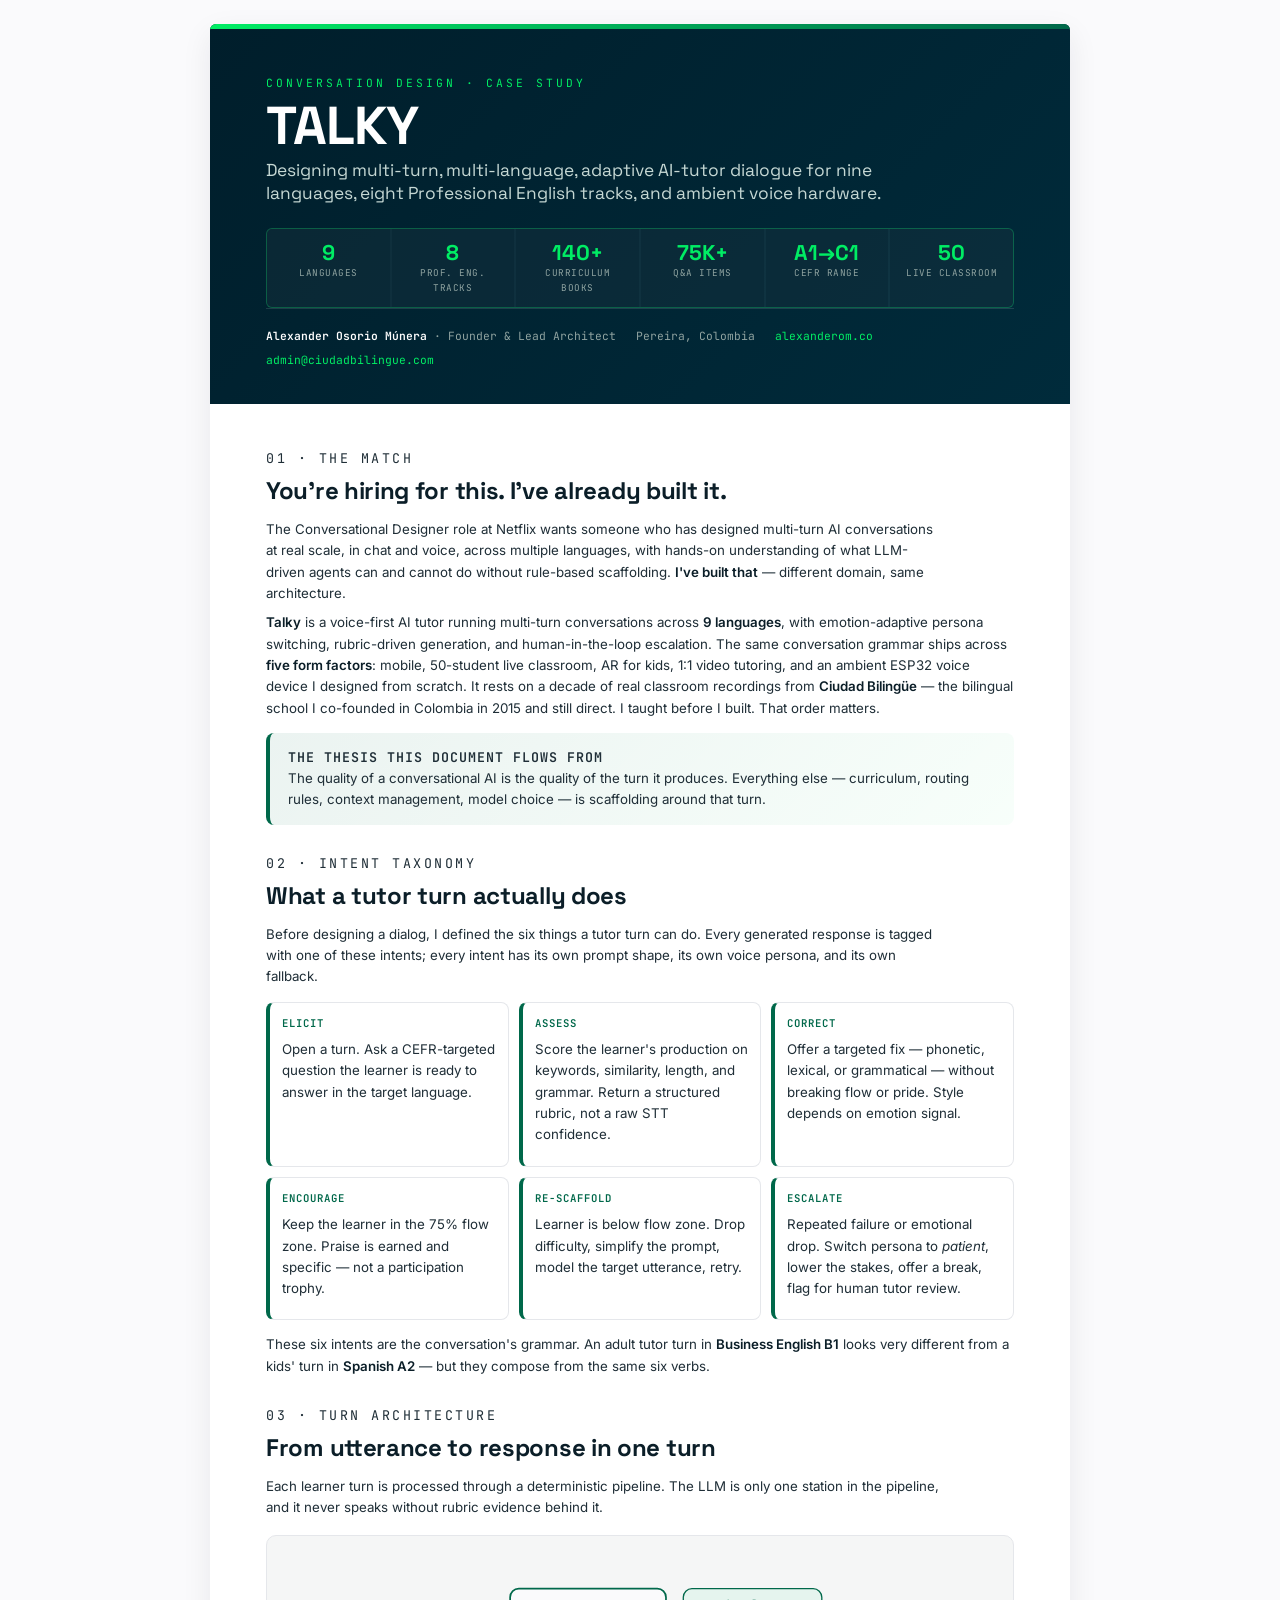
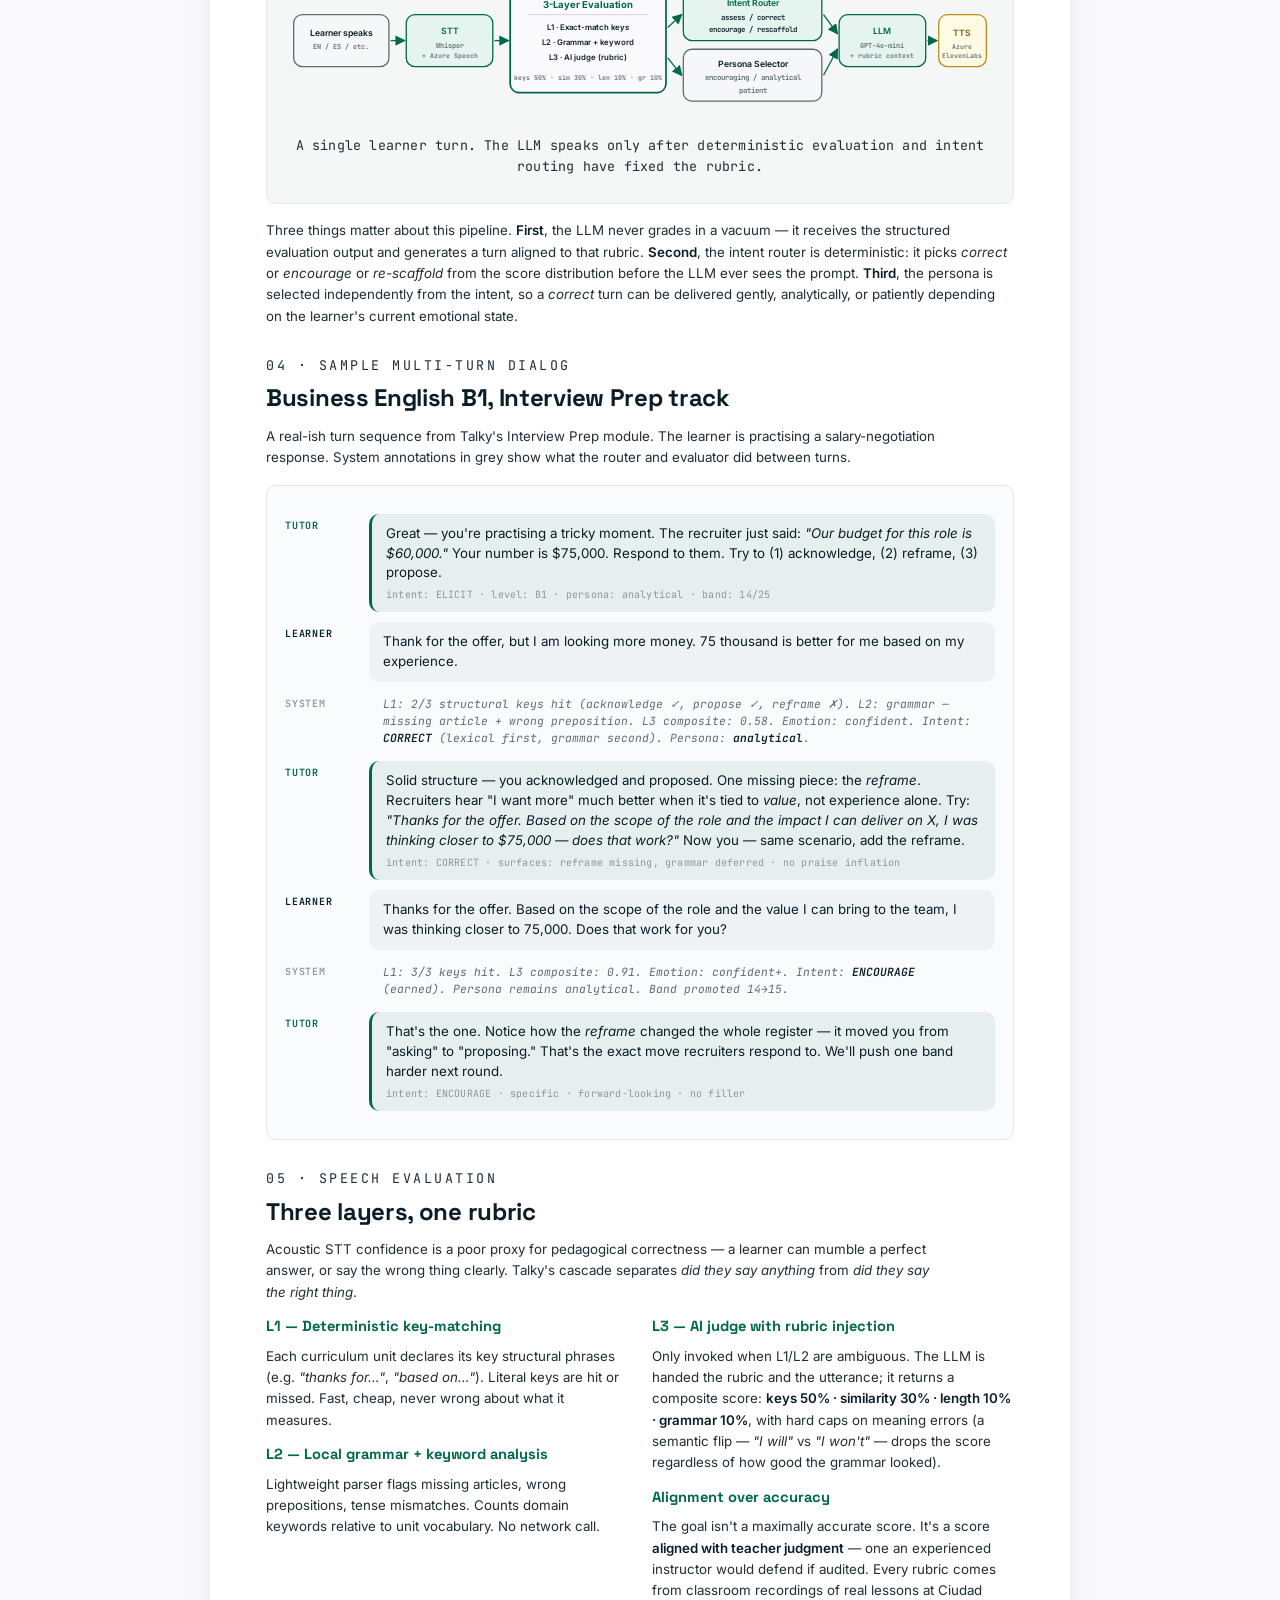
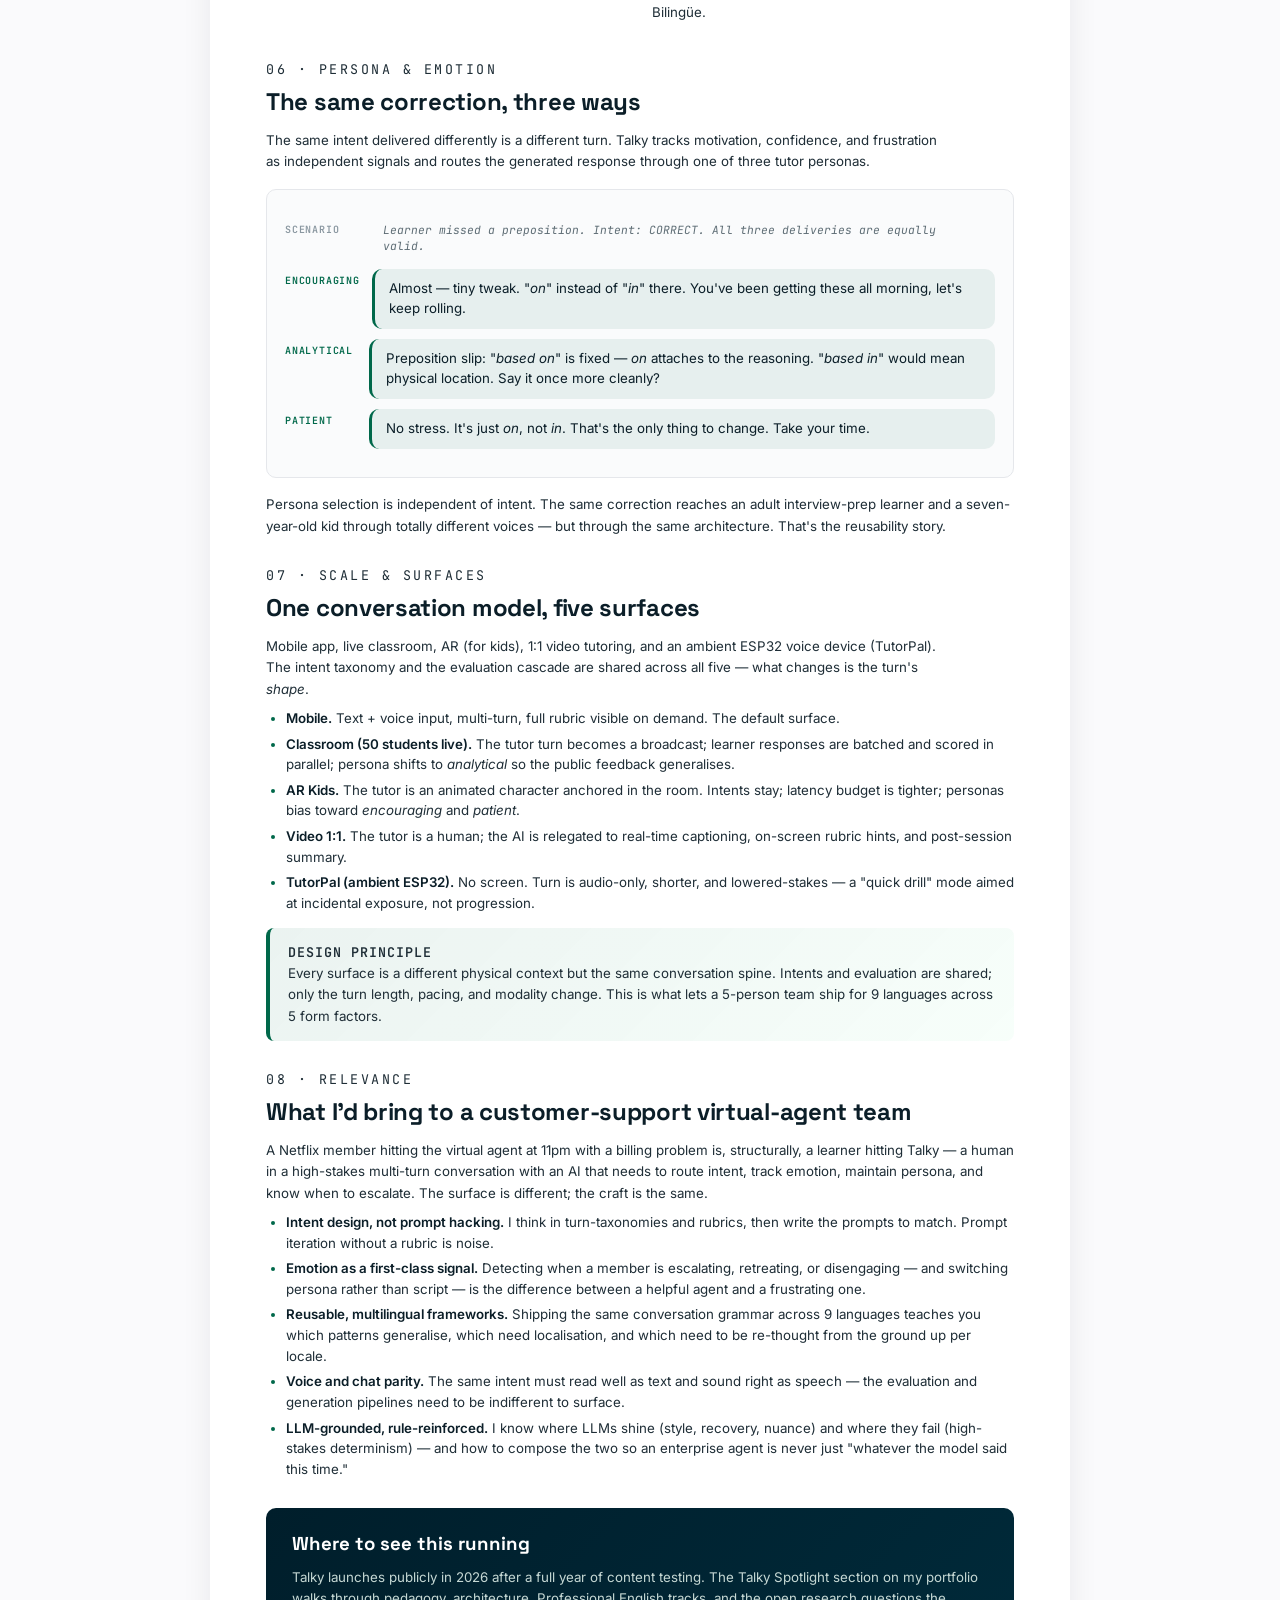
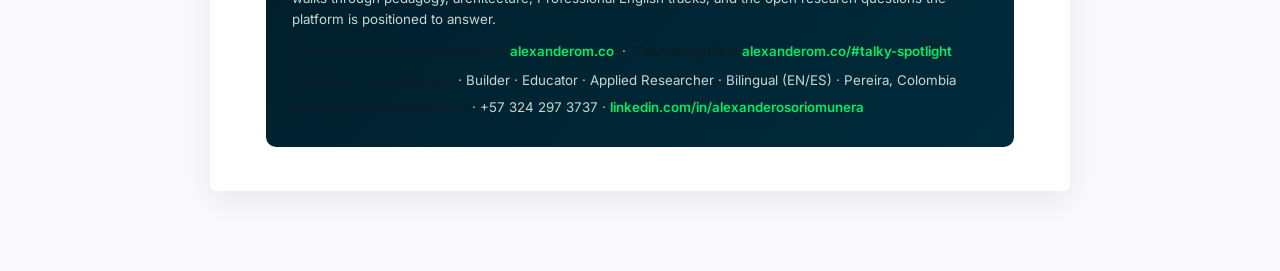
<file: talky-case-study.html>
<!DOCTYPE html>
<html lang="en">
<head>
  <meta charset="UTF-8">
  <meta name="viewport" content="width=device-width, initial-scale=1.0">
  <title>Talky — A Conversation Design Case Study · Alexander Osorio Múnera</title>
  <meta name="description" content="A conversation design case study of Talky — the multi-language AI tutor platform designed by Alexander Osorio Múnera. Multi-turn dialogue architecture, 3-layer speech evaluation, emotion-aware coaching, and 9-language scale.">
  <meta name="robots" content="noindex, nofollow">

  <link rel="preconnect" href="https://fonts.googleapis.com">
  <link rel="preconnect" href="https://fonts.gstatic.com" crossorigin>
  <link href="https://fonts.googleapis.com/css2?family=Space+Grotesk:wght@400;500;600;700&family=Inter:wght@300;400;500;600&family=JetBrains+Mono:wght@400;500&display=swap" rel="stylesheet">

  <link rel="stylesheet" href="css/case-study.css">
</head>
<body>

<div class="cs-doc">

  <!-- ============ COVER ============ -->
  <section class="cs-cover">
    <p class="cs-cover__kicker">Conversation Design · Case Study</p>
    <h1 class="cs-cover__title">TALKY</h1>
    <p class="cs-cover__subtitle">Designing multi-turn, multi-language, adaptive AI-tutor dialogue for nine languages, eight Professional English tracks, and ambient voice hardware.</p>

    <div class="cs-scale">
      <div class="cs-scale__item"><span class="cs-scale__value">9</span><span class="cs-scale__label">Languages</span></div>
      <div class="cs-scale__item"><span class="cs-scale__value">8</span><span class="cs-scale__label">Prof. Eng. Tracks</span></div>
      <div class="cs-scale__item"><span class="cs-scale__value">140+</span><span class="cs-scale__label">Curriculum Books</span></div>
      <div class="cs-scale__item"><span class="cs-scale__value">75K+</span><span class="cs-scale__label">Q&amp;A Items</span></div>
      <div class="cs-scale__item"><span class="cs-scale__value">A1→C1</span><span class="cs-scale__label">CEFR Range</span></div>
      <div class="cs-scale__item"><span class="cs-scale__value">50</span><span class="cs-scale__label">Live Classroom</span></div>
    </div>

    <div class="cs-cover__byline">
      <span><strong>Alexander Osorio Múnera</strong> · Founder &amp; Lead Architect</span>
      <span>Pereira, Colombia</span>
      <a href="https://alexanderom.co">alexanderom.co</a>
      <a href="mailto:admin@ciudadbilingue.com">admin@ciudadbilingue.com</a>
    </div>
  </section>

  <!-- ============ BODY ============ -->
  <div class="cs-body">

    <!-- ===== 01 THE MATCH ===== -->
    <section class="cs-section">
      <p class="cs-section__num">01 · The Match</p>
      <h2 class="cs-section__title">You're hiring for this. I've already built it.</h2>
      <p class="cs-section__lede">The Conversational Designer role at Netflix wants someone who has designed multi-turn AI conversations at real scale, in chat and voice, across multiple languages, with hands-on understanding of what LLM-driven agents can and cannot do without rule-based scaffolding. <strong>I've built that</strong> — different domain, same architecture.</p>

      <p><strong>Talky</strong> is a voice-first AI tutor running multi-turn conversations across <strong>9 languages</strong>, with emotion-adaptive persona switching, rubric-driven generation, and human-in-the-loop escalation. The same conversation grammar ships across <strong>five form factors</strong>: mobile, 50-student live classroom, AR for kids, 1:1 video tutoring, and an ambient ESP32 voice device I designed from scratch. It rests on a decade of real classroom recordings from <strong>Ciudad Bilingüe</strong> — the bilingual school I co-founded in Colombia in 2015 and still direct. I taught before I built. That order matters.</p>

      <div class="cs-callout">
        <p class="cs-callout__kicker">The thesis this document flows from</p>
        <p>The quality of a conversational AI is the quality of the turn it produces. Everything else — curriculum, routing rules, context management, model choice — is scaffolding around that turn.</p>
      </div>
    </section>

    <!-- ===== 02 INTENT TAXONOMY ===== -->
    <section class="cs-section">
      <p class="cs-section__num">02 · Intent Taxonomy</p>
      <h2 class="cs-section__title">What a tutor turn actually does</h2>
      <p class="cs-section__lede">Before designing a dialog, I defined the six things a tutor turn can do. Every generated response is tagged with one of these intents; every intent has its own prompt shape, its own voice persona, and its own fallback.</p>

      <div class="cs-intents">
        <div class="cs-intent">
          <h4 class="cs-intent__name">Elicit</h4>
          <p class="cs-intent__body">Open a turn. Ask a CEFR-targeted question the learner is ready to answer in the target language.</p>
        </div>
        <div class="cs-intent">
          <h4 class="cs-intent__name">Assess</h4>
          <p class="cs-intent__body">Score the learner's production on keywords, similarity, length, and grammar. Return a structured rubric, not a raw STT confidence.</p>
        </div>
        <div class="cs-intent">
          <h4 class="cs-intent__name">Correct</h4>
          <p class="cs-intent__body">Offer a targeted fix — phonetic, lexical, or grammatical — without breaking flow or pride. Style depends on emotion signal.</p>
        </div>
        <div class="cs-intent">
          <h4 class="cs-intent__name">Encourage</h4>
          <p class="cs-intent__body">Keep the learner in the 75% flow zone. Praise is earned and specific — not a participation trophy.</p>
        </div>
        <div class="cs-intent">
          <h4 class="cs-intent__name">Re-scaffold</h4>
          <p class="cs-intent__body">Learner is below flow zone. Drop difficulty, simplify the prompt, model the target utterance, retry.</p>
        </div>
        <div class="cs-intent">
          <h4 class="cs-intent__name">Escalate</h4>
          <p class="cs-intent__body">Repeated failure or emotional drop. Switch persona to <em>patient</em>, lower the stakes, offer a break, flag for human tutor review.</p>
        </div>
      </div>

      <p>These six intents are the conversation's grammar. An adult tutor turn in <strong>Business English B1</strong> looks very different from a kids' turn in <strong>Spanish A2</strong> — but they compose from the same six verbs.</p>
    </section>

    <!-- ===== 03 TURN ARCHITECTURE ===== -->
    <section class="cs-section">
      <p class="cs-section__num">03 · Turn Architecture</p>
      <h2 class="cs-section__title">From utterance to response in one turn</h2>
      <p class="cs-section__lede">Each learner turn is processed through a deterministic pipeline. The LLM is only one station in the pipeline, and it never speaks without rubric evidence behind it.</p>

      <div class="cs-diagram">
        <svg viewBox="0 0 820 200" xmlns="http://www.w3.org/2000/svg">
          <defs>
            <marker id="arrowhead" markerWidth="8" markerHeight="8" refX="7" refY="4" orient="auto">
              <path d="M0,0 L8,4 L0,8 z" fill="#00684A"/>
            </marker>
          </defs>
          <!-- boxes -->
          <g font-family="Inter, sans-serif" font-size="10" font-weight="600">
            <rect x="10" y="70" width="110" height="60" rx="10" fill="#F5F7F8" stroke="#5D6C74" stroke-width="1.5"/>
            <text x="65" y="95" text-anchor="middle" fill="#0B1E28">Learner speaks</text>
            <text x="65" y="110" text-anchor="middle" fill="#5D6C74" font-size="8" font-family="JetBrains Mono, monospace">EN / ES / etc.</text>

            <rect x="140" y="70" width="100" height="60" rx="10" fill="#E5F4EE" stroke="#00684A" stroke-width="1.5"/>
            <text x="190" y="92" text-anchor="middle" fill="#00684A">STT</text>
            <text x="190" y="108" text-anchor="middle" fill="#5D6C74" font-size="8" font-family="JetBrains Mono, monospace">Whisper</text>
            <text x="190" y="120" text-anchor="middle" fill="#5D6C74" font-size="7.5" font-family="JetBrains Mono, monospace">+ Azure Speech</text>

            <rect x="260" y="40" width="180" height="120" rx="10" fill="#FAFAFC" stroke="#00684A" stroke-width="2"/>
            <text x="350" y="62" text-anchor="middle" fill="#00684A" font-size="11" font-weight="700">3-Layer Evaluation</text>
            <line x1="280" y1="70" x2="420" y2="70" stroke="#CFD6DC" stroke-width="1"/>
            <text x="350" y="88" text-anchor="middle" fill="#0B1E28" font-size="9">L1 · Exact-match keys</text>
            <text x="350" y="105" text-anchor="middle" fill="#0B1E28" font-size="9">L2 · Grammar + keyword</text>
            <text x="350" y="122" text-anchor="middle" fill="#0B1E28" font-size="9">L3 · AI judge (rubric)</text>
            <text x="350" y="145" text-anchor="middle" fill="#5D6C74" font-size="7.5" font-family="JetBrains Mono, monospace">keys 50% · sim 30% · len 10% · gr 10%</text>

            <rect x="460" y="40" width="160" height="60" rx="10" fill="#E5F4EE" stroke="#00684A" stroke-width="1.5"/>
            <text x="540" y="60" text-anchor="middle" fill="#00684A">Intent Router</text>
            <text x="540" y="76" text-anchor="middle" fill="#0B1E28" font-size="8.5" font-family="JetBrains Mono, monospace">assess / correct</text>
            <text x="540" y="90" text-anchor="middle" fill="#0B1E28" font-size="8.5" font-family="JetBrains Mono, monospace">encourage / rescaffold</text>

            <rect x="460" y="110" width="160" height="60" rx="10" fill="#F5F7F8" stroke="#5D6C74" stroke-width="1.5"/>
            <text x="540" y="130" text-anchor="middle" fill="#0B1E28">Persona Selector</text>
            <text x="540" y="146" text-anchor="middle" fill="#5D6C74" font-size="8.5" font-family="JetBrains Mono, monospace">encouraging / analytical</text>
            <text x="540" y="160" text-anchor="middle" fill="#5D6C74" font-size="8.5" font-family="JetBrains Mono, monospace">patient</text>

            <rect x="640" y="70" width="100" height="60" rx="10" fill="#E5F4EE" stroke="#00684A" stroke-width="1.5"/>
            <text x="690" y="92" text-anchor="middle" fill="#00684A">LLM</text>
            <text x="690" y="108" text-anchor="middle" fill="#5D6C74" font-size="8" font-family="JetBrains Mono, monospace">GPT-4o-mini</text>
            <text x="690" y="120" text-anchor="middle" fill="#5D6C74" font-size="7.5" font-family="JetBrains Mono, monospace">+ rubric context</text>

            <rect x="755" y="70" width="55" height="60" rx="10" fill="#FFFAE3" stroke="#B8901E" stroke-width="1.5"/>
            <text x="782" y="95" text-anchor="middle" fill="#7A5C0F">TTS</text>
            <text x="782" y="110" text-anchor="middle" fill="#5D6C74" font-size="7.5" font-family="JetBrains Mono, monospace">Azure</text>
            <text x="782" y="120" text-anchor="middle" fill="#5D6C74" font-size="7.5" font-family="JetBrains Mono, monospace">ElevenLabs</text>
          </g>

          <!-- arrows -->
          <g stroke="#00684A" stroke-width="1.5" fill="none">
            <line x1="122" y1="100" x2="138" y2="100" marker-end="url(#arrowhead)"/>
            <line x1="242" y1="100" x2="258" y2="100" marker-end="url(#arrowhead)"/>
            <line x1="442" y1="85" x2="458" y2="70" marker-end="url(#arrowhead)"/>
            <line x1="442" y1="120" x2="458" y2="140" marker-end="url(#arrowhead)"/>
            <line x1="622" y1="70" x2="638" y2="92" marker-end="url(#arrowhead)"/>
            <line x1="622" y1="140" x2="638" y2="110" marker-end="url(#arrowhead)"/>
            <line x1="742" y1="100" x2="753" y2="100" marker-end="url(#arrowhead)"/>
          </g>
        </svg>
        <p class="cs-diagram__caption">A single learner turn. The LLM speaks only after deterministic evaluation and intent routing have fixed the rubric.</p>
      </div>

      <p>Three things matter about this pipeline. <strong>First</strong>, the LLM never grades in a vacuum — it receives the structured evaluation output and generates a turn aligned to that rubric. <strong>Second</strong>, the intent router is deterministic: it picks <em>correct</em> or <em>encourage</em> or <em>re-scaffold</em> from the score distribution before the LLM ever sees the prompt. <strong>Third</strong>, the persona is selected independently from the intent, so a <em>correct</em> turn can be delivered gently, analytically, or patiently depending on the learner's current emotional state.</p>
    </section>

    <!-- ===== 04 SAMPLE DIALOG ===== -->
    <section class="cs-section">
      <p class="cs-section__num">04 · Sample Multi-Turn Dialog</p>
      <h2 class="cs-section__title">Business English B1, Interview Prep track</h2>
      <p class="cs-section__lede">A real-ish turn sequence from Talky's Interview Prep module. The learner is practising a salary-negotiation response. System annotations in grey show what the router and evaluator did between turns.</p>

      <div class="cs-dialog">
        <div class="cs-turn cs-turn--tutor">
          <span class="cs-turn__label">Tutor</span>
          <div class="cs-turn__bubble">
            Great — you're practising a tricky moment. The recruiter just said: <em>"Our budget for this role is $60,000."</em> Your number is $75,000. Respond to them. Try to (1) acknowledge, (2) reframe, (3) propose.
            <span class="cs-turn__meta">intent: ELICIT · level: B1 · persona: analytical · band: 14/25</span>
          </div>
        </div>

        <div class="cs-turn cs-turn--learner">
          <span class="cs-turn__label">Learner</span>
          <div class="cs-turn__bubble">
            Thank for the offer, but I am looking more money. 75 thousand is better for me based on my experience.
          </div>
        </div>

        <div class="cs-turn cs-turn--system">
          <span class="cs-turn__label">System</span>
          <div class="cs-turn__bubble">
            L1: 2/3 structural keys hit (acknowledge ✓, propose ✓, reframe ✗). L2: grammar — missing article + wrong preposition. L3 composite: 0.58. Emotion: confident. Intent: <strong>CORRECT</strong> (lexical first, grammar second). Persona: <strong>analytical</strong>.
          </div>
        </div>

        <div class="cs-turn cs-turn--tutor">
          <span class="cs-turn__label">Tutor</span>
          <div class="cs-turn__bubble">
            Solid structure — you acknowledged and proposed. One missing piece: the <em>reframe</em>. Recruiters hear "I want more" much better when it's tied to <em>value</em>, not experience alone. Try: <em>"Thanks for the offer. Based on the scope of the role and the impact I can deliver on X, I was thinking closer to $75,000 — does that work?"</em> Now you — same scenario, add the reframe.
            <span class="cs-turn__meta">intent: CORRECT · surfaces: reframe missing, grammar deferred · no praise inflation</span>
          </div>
        </div>

        <div class="cs-turn cs-turn--learner">
          <span class="cs-turn__label">Learner</span>
          <div class="cs-turn__bubble">
            Thanks for the offer. Based on the scope of the role and the value I can bring to the team, I was thinking closer to 75,000. Does that work for you?
          </div>
        </div>

        <div class="cs-turn cs-turn--system">
          <span class="cs-turn__label">System</span>
          <div class="cs-turn__bubble">
            L1: 3/3 keys hit. L3 composite: 0.91. Emotion: confident+. Intent: <strong>ENCOURAGE</strong> (earned). Persona remains analytical. Band promoted 14→15.
          </div>
        </div>

        <div class="cs-turn cs-turn--tutor">
          <span class="cs-turn__label">Tutor</span>
          <div class="cs-turn__bubble">
            That's the one. Notice how the <em>reframe</em> changed the whole register — it moved you from "asking" to "proposing." That's the exact move recruiters respond to. We'll push one band harder next round.
            <span class="cs-turn__meta">intent: ENCOURAGE · specific · forward-looking · no filler</span>
          </div>
        </div>
      </div>
    </section>

    <!-- ===== 05 SPEECH EVAL ===== -->
    <section class="cs-section">
      <p class="cs-section__num">05 · Speech Evaluation</p>
      <h2 class="cs-section__title">Three layers, one rubric</h2>
      <p class="cs-section__lede">Acoustic STT confidence is a poor proxy for pedagogical correctness — a learner can mumble a perfect answer, or say the wrong thing clearly. Talky's cascade separates <em>did they say anything</em> from <em>did they say the right thing</em>.</p>

      <div class="cs-two-col">
        <div>
          <h4 style="font-family: var(--font-display); color: var(--cs-green); margin:0 0 6px; font-size:11pt;">L1 — Deterministic key-matching</h4>
          <p>Each curriculum unit declares its key structural phrases (e.g. <em>"thanks for…"</em>, <em>"based on…"</em>). Literal keys are hit or missed. Fast, cheap, never wrong about what it measures.</p>

          <h4 style="font-family: var(--font-display); color: var(--cs-green); margin:12px 0 6px; font-size:11pt;">L2 — Local grammar + keyword analysis</h4>
          <p>Lightweight parser flags missing articles, wrong prepositions, tense mismatches. Counts domain keywords relative to unit vocabulary. No network call.</p>
        </div>
        <div>
          <h4 style="font-family: var(--font-display); color: var(--cs-green); margin:0 0 6px; font-size:11pt;">L3 — AI judge with rubric injection</h4>
          <p>Only invoked when L1/L2 are ambiguous. The LLM is handed the rubric and the utterance; it returns a composite score: <strong>keys 50% · similarity 30% · length 10% · grammar 10%</strong>, with hard caps on meaning errors (a semantic flip — <em>"I will"</em> vs <em>"I won't"</em> — drops the score regardless of how good the grammar looked).</p>

          <h4 style="font-family: var(--font-display); color: var(--cs-green); margin:12px 0 6px; font-size:11pt;">Alignment over accuracy</h4>
          <p>The goal isn't a maximally accurate score. It's a score <strong>aligned with teacher judgment</strong> — one an experienced instructor would defend if audited. Every rubric comes from classroom recordings of real lessons at Ciudad Bilingüe.</p>
        </div>
      </div>
    </section>

    <!-- ===== 06 PERSONA & EMOTION ===== -->
    <section class="cs-section">
      <p class="cs-section__num">06 · Persona &amp; Emotion</p>
      <h2 class="cs-section__title">The same correction, three ways</h2>
      <p class="cs-section__lede">The same intent delivered differently is a different turn. Talky tracks motivation, confidence, and frustration as independent signals and routes the generated response through one of three tutor personas.</p>

      <div class="cs-dialog">
        <div class="cs-turn cs-turn--system"><span class="cs-turn__label">Scenario</span><div class="cs-turn__bubble">Learner missed a preposition. Intent: CORRECT. All three deliveries are equally valid.</div></div>

        <div class="cs-turn cs-turn--tutor"><span class="cs-turn__label">Encouraging</span><div class="cs-turn__bubble">Almost — tiny tweak. "<em>on</em>" instead of "<em>in</em>" there. You've been getting these all morning, let's keep rolling.</div></div>

        <div class="cs-turn cs-turn--tutor"><span class="cs-turn__label">Analytical</span><div class="cs-turn__bubble">Preposition slip: "<em>based on</em>" is fixed — <em>on</em> attaches to the reasoning. "<em>based in</em>" would mean physical location. Say it once more cleanly?</div></div>

        <div class="cs-turn cs-turn--tutor"><span class="cs-turn__label">Patient</span><div class="cs-turn__bubble">No stress. It's just <em>on</em>, not <em>in</em>. That's the only thing to change. Take your time.</div></div>
      </div>

      <p>Persona selection is independent of intent. The same correction reaches an adult interview-prep learner and a seven-year-old kid through totally different voices — but through the same architecture. That's the reusability story.</p>
    </section>

    <!-- ===== 07 SCALE & SURFACES ===== -->
    <section class="cs-section">
      <p class="cs-section__num">07 · Scale &amp; Surfaces</p>
      <h2 class="cs-section__title">One conversation model, five surfaces</h2>
      <p class="cs-section__lede">Mobile app, live classroom, AR (for kids), 1:1 video tutoring, and an ambient ESP32 voice device (TutorPal). The intent taxonomy and the evaluation cascade are shared across all five — what changes is the turn's <em>shape</em>.</p>

      <ul>
        <li><strong>Mobile.</strong> Text + voice input, multi-turn, full rubric visible on demand. The default surface.</li>
        <li><strong>Classroom (50 students live).</strong> The tutor turn becomes a broadcast; learner responses are batched and scored in parallel; persona shifts to <em>analytical</em> so the public feedback generalises.</li>
        <li><strong>AR Kids.</strong> The tutor is an animated character anchored in the room. Intents stay; latency budget is tighter; personas bias toward <em>encouraging</em> and <em>patient</em>.</li>
        <li><strong>Video 1:1.</strong> The tutor is a human; the AI is relegated to real-time captioning, on-screen rubric hints, and post-session summary.</li>
        <li><strong>TutorPal (ambient ESP32).</strong> No screen. Turn is audio-only, shorter, and lowered-stakes — a "quick drill" mode aimed at incidental exposure, not progression.</li>
      </ul>

      <div class="cs-callout">
        <p class="cs-callout__kicker">Design principle</p>
        <p>Every surface is a different physical context but the same conversation spine. Intents and evaluation are shared; only the turn length, pacing, and modality change. This is what lets a 5-person team ship for 9 languages across 5 form factors.</p>
      </div>
    </section>

    <!-- ===== 08 WHY THIS MATTERS FOR NETFLIX ===== -->
    <section class="cs-section">
      <p class="cs-section__num">08 · Relevance</p>
      <h2 class="cs-section__title">What I'd bring to a customer-support virtual-agent team</h2>
      <p>A Netflix member hitting the virtual agent at 11pm with a billing problem is, structurally, a learner hitting Talky — a human in a high-stakes multi-turn conversation with an AI that needs to route intent, track emotion, maintain persona, and know when to escalate. The surface is different; the craft is the same.</p>

      <ul>
        <li><strong>Intent design, not prompt hacking.</strong> I think in turn-taxonomies and rubrics, then write the prompts to match. Prompt iteration without a rubric is noise.</li>
        <li><strong>Emotion as a first-class signal.</strong> Detecting when a member is escalating, retreating, or disengaging — and switching persona rather than script — is the difference between a helpful agent and a frustrating one.</li>
        <li><strong>Reusable, multilingual frameworks.</strong> Shipping the same conversation grammar across 9 languages teaches you which patterns generalise, which need localisation, and which need to be re-thought from the ground up per locale.</li>
        <li><strong>Voice and chat parity.</strong> The same intent must read well as text and sound right as speech — the evaluation and generation pipelines need to be indifferent to surface.</li>
        <li><strong>LLM-grounded, rule-reinforced.</strong> I know where LLMs shine (style, recovery, nuance) and where they fail (high-stakes determinism) — and how to compose the two so an enterprise agent is never just "whatever the model said this time."</li>
      </ul>
    </section>

    <!-- ===== CLOSING ===== -->
    <div class="cs-closing">
      <h3>Where to see this running</h3>
      <p>Talky launches publicly in 2026 after a full year of content testing. The Talky Spotlight section on my portfolio walks through pedagogy, architecture, Professional English tracks, and the open research questions the platform is positioned to answer.</p>
      <p style="margin-top:10px;"><strong>Portfolio &amp; architecture diagrams:</strong> <a href="https://alexanderom.co">alexanderom.co</a> &nbsp;·&nbsp; <strong>Talky deep dive:</strong> <a href="https://alexanderom.co/#talky-spotlight">alexanderom.co/#talky-spotlight</a></p>
      <p style="margin-top:8px;"><strong>Alexander Osorio Múnera</strong> · Builder · Educator · Applied Researcher · Bilingual (EN/ES) · Pereira, Colombia</p>
      <p><strong>admin@ciudadbilingue.com</strong> · +57 324 297 3737 · <a href="https://www.linkedin.com/in/alexanderosoriomunera/">linkedin.com/in/alexanderosoriomunera</a></p>
    </div>

  </div>

</div>

</body>
</html>
</file>
<file: css/style.css>
/* ============================================
   DESIGN SYSTEM — "MongoDB Midnight" Dark Theme
   Dark navy + electric green + lime accents
   Inspired by mongodb.com color language
   ============================================ */

:root {
  /* MongoDB-inspired backgrounds */
  --bg-primary: #001E2B;
  --bg-alt: #002538;
  --bg-deep: #001219;
  --bg-card: rgba(255, 255, 255, 0.04);
  --bg-card-hover: rgba(255, 255, 255, 0.07);

  /* Text */
  --text-primary: #F9FBFA;
  --text-secondary: #B8C4C2;
  --text-muted: #5D6C74;

  /* MongoDB accent palette */
  --green: #00ED64;
  --green-dark: #00684A;
  --green-glow: rgba(0, 237, 100, 0.15);
  --lime: #B1FF05;
  --lime-glow: rgba(177, 255, 5, 0.12);
  --blue: #006CFA;
  --blue-glow: rgba(0, 108, 250, 0.12);
  --white: #FFFFFF;
  --slate: #21313C;

  /* Semantic mapping */
  --accent: var(--green);
  --accent-hover: #00FF6E;
  --accent-glow: var(--green-glow);
  --secondary: var(--lime);
  --tertiary: var(--blue);

  /* For tag reuse from HTML */
  --orange: var(--green);
  --teal: var(--lime);
  --purple: var(--blue);
  --yellow: #FFD23F;

  /* Glass & borders */
  --glass-border: rgba(255, 255, 255, 0.08);
  --glass-border-hover: rgba(0, 237, 100, 0.2);
  --glass-bg: rgba(255, 255, 255, 0.03);

  /* Shadows */
  --shadow-sm: 0 2px 8px rgba(0, 0, 0, 0.3);
  --shadow-md: 0 8px 32px rgba(0, 0, 0, 0.4);
  --shadow-lg: 0 16px 48px rgba(0, 0, 0, 0.5);
  --shadow-green: 0 8px 32px rgba(0, 237, 100, 0.15);
  --shadow-green-lg: 0 12px 40px rgba(0, 237, 100, 0.2);

  /* Gradients */
  --grad-green: linear-gradient(135deg, #00ED64, #B1FF05);
  --grad-blue-green: linear-gradient(135deg, #006CFA, #00ED64);
  --grad-deep: linear-gradient(135deg, #001E2B, #002538);
  --grad-lime: linear-gradient(135deg, #B1FF05, #00ED64);
  --grad-glow: linear-gradient(135deg, rgba(0, 237, 100, 0.08), rgba(0, 108, 250, 0.08));

  /* Typography */
  --font-heading: 'Space Grotesk', sans-serif;
  --font-body: 'Inter', sans-serif;
  --font-mono: 'JetBrains Mono', monospace;

  /* Spacing */
  --section-pad: 120px;
  --container-max: 1160px;

  /* Transitions */
  --ease-out: cubic-bezier(0.16, 1, 0.3, 1);
  --transition-fast: 0.2s var(--ease-out);
  --transition-med: 0.45s var(--ease-out);
  --transition-slow: 0.7s var(--ease-out);
}

/* ============ RESET ============ */
*, *::before, *::after { box-sizing: border-box; margin: 0; padding: 0; }

html {
  scroll-behavior: smooth;
  -webkit-font-smoothing: antialiased;
  -moz-osx-font-smoothing: grayscale;
}

body {
  font-family: var(--font-body);
  background: var(--bg-primary);
  color: var(--text-primary);
  line-height: 1.6;
  overflow-x: hidden;
  font-size: 17px;
}

a { color: inherit; text-decoration: none; }
img { max-width: 100%; display: block; }
button { cursor: pointer; border: none; background: none; font-family: inherit; }
ul, ol { list-style: none; }

.mono { font-family: var(--font-mono); }

/* ============ LAYOUT ============ */
.container {
  max-width: var(--container-max);
  margin: 0 auto;
  padding: 0 32px;
}

.section {
  padding: var(--section-pad) 0;
  position: relative;
}

.section--alt {
  background: var(--bg-alt);
}

.section__title {
  font-family: var(--font-heading);
  font-size: clamp(2.2rem, 5vw, 3.5rem);
  font-weight: 700;
  margin-bottom: 12px;
  text-align: center;
  letter-spacing: -0.03em;
}

.section__subtitle {
  font-size: 1.1rem;
  color: var(--text-secondary);
  text-align: center;
  margin-bottom: 64px;
  max-width: 560px;
  margin-left: auto;
  margin-right: auto;
  line-height: 1.55;
}

/* ============ GLASS CARD ============ */
.glass-card {
  background: var(--glass-bg);
  border: 1px solid var(--glass-border);
  border-radius: 16px;
  backdrop-filter: blur(12px);
  -webkit-backdrop-filter: blur(12px);
  transition: all var(--transition-med);
}

.glass-card:hover {
  background: var(--bg-card-hover);
  border-color: var(--glass-border-hover);
  box-shadow: var(--shadow-md);
}

/* ============ BUTTONS ============ */
.btn {
  display: inline-flex;
  align-items: center;
  justify-content: center;
  padding: 15px 32px;
  border-radius: 12px;
  font-family: var(--font-heading);
  font-weight: 600;
  font-size: 1rem;
  transition: all var(--transition-fast);
  gap: 8px;
  letter-spacing: -0.01em;
}

.btn--primary {
  background: var(--green);
  color: var(--bg-primary);
}

.btn--primary:hover {
  background: var(--accent-hover);
  transform: translateY(-2px);
  box-shadow: var(--shadow-green-lg);
}

.btn--outline {
  border: 2px solid rgba(0, 237, 100, 0.25);
  color: var(--green);
}

.btn--outline:hover {
  border-color: var(--green);
  background: var(--green-glow);
  transform: translateY(-2px);
}

.btn--full { width: 100%; }

/* ============ NAVIGATION ============ */
.nav {
  position: fixed;
  top: 0;
  left: 0;
  right: 0;
  z-index: 1000;
  display: flex;
  align-items: center;
  justify-content: space-between;
  padding: 16px 32px;
  transition: all var(--transition-fast);
}

.nav--scrolled {
  background: rgba(0, 30, 43, 0.92);
  backdrop-filter: saturate(180%) blur(20px);
  -webkit-backdrop-filter: saturate(180%) blur(20px);
  padding: 12px 32px;
  border-bottom: 1px solid var(--glass-border);
  box-shadow: 0 1px 12px rgba(0, 0, 0, 0.3);
}

.nav__logo {
  font-family: var(--font-heading);
  font-weight: 700;
  font-size: 1.4rem;
  background: var(--grad-green);
  -webkit-background-clip: text;
  -webkit-text-fill-color: transparent;
  background-clip: text;
  letter-spacing: -0.03em;
}

.nav__links {
  display: flex;
  gap: 8px;
}

.nav__link {
  font-size: 0.88rem;
  color: var(--text-secondary);
  transition: all var(--transition-fast);
  position: relative;
  font-weight: 500;
  padding: 6px 14px;
  border-radius: 8px;
}

.nav__link::after { display: none; }

.nav__link:hover {
  color: var(--text-primary);
  background: rgba(255, 255, 255, 0.05);
}

.nav__link--active {
  color: var(--green);
  background: var(--green-glow);
}

.nav__actions {
  display: flex;
  align-items: center;
  gap: 14px;
}

/* Language Toggle */
.lang-toggle {
  display: flex;
  align-items: center;
  gap: 2px;
  font-family: var(--font-mono);
  font-size: 0.75rem;
  color: var(--text-muted);
  padding: 6px 12px;
  border-radius: 10px;
  border: 1.5px solid var(--glass-border);
  transition: all var(--transition-fast);
}

.lang-toggle:hover {
  border-color: var(--green);
  box-shadow: 0 0 0 3px rgba(0, 237, 100, 0.08);
}

.lang-toggle__option {
  cursor: pointer;
  transition: color var(--transition-fast);
  padding: 2px 4px;
  border-radius: 4px;
}

.lang-toggle__option--active {
  color: var(--green);
  font-weight: 700;
  background: var(--green-glow);
}

.lang-toggle__divider {
  color: var(--text-muted);
  margin: 0 2px;
}

/* Hamburger */
.hamburger {
  display: none;
  flex-direction: column;
  gap: 5px;
  padding: 4px;
}

.hamburger span {
  display: block;
  width: 24px;
  height: 2px;
  background: var(--text-primary);
  transition: all var(--transition-fast);
  border-radius: 2px;
}

.hamburger--active span:nth-child(1) { transform: rotate(45deg) translate(5px, 5px); }
.hamburger--active span:nth-child(2) { opacity: 0; }
.hamburger--active span:nth-child(3) { transform: rotate(-45deg) translate(5px, -5px); }

/* Mobile Menu */
.mobile-menu {
  position: fixed;
  inset: 0;
  z-index: 999;
  background: rgba(0, 18, 25, 0.98);
  backdrop-filter: blur(24px);
  -webkit-backdrop-filter: blur(24px);
  display: flex;
  flex-direction: column;
  align-items: center;
  justify-content: center;
  gap: 24px;
  opacity: 0;
  pointer-events: none;
  transition: opacity var(--transition-med);
}

.mobile-menu--active {
  opacity: 1;
  pointer-events: all;
}

.mobile-menu__link {
  font-family: var(--font-heading);
  font-size: 2rem;
  font-weight: 600;
  color: var(--text-secondary);
  transition: color var(--transition-fast), transform var(--transition-med);
  transform: translateY(20px);
  opacity: 0;
}

.mobile-menu--active .mobile-menu__link {
  transform: translateY(0);
  opacity: 1;
}

.mobile-menu__link:hover { color: var(--green); }

.mobile-menu--active .mobile-menu__link:nth-child(1) { transition-delay: 0.04s; }
.mobile-menu--active .mobile-menu__link:nth-child(2) { transition-delay: 0.08s; }
.mobile-menu--active .mobile-menu__link:nth-child(3) { transition-delay: 0.12s; }
.mobile-menu--active .mobile-menu__link:nth-child(4) { transition-delay: 0.16s; }
.mobile-menu--active .mobile-menu__link:nth-child(5) { transition-delay: 0.20s; }
.mobile-menu--active .mobile-menu__link:nth-child(6) { transition-delay: 0.24s; }
.mobile-menu--active .mobile-menu__link:nth-child(7) { transition-delay: 0.28s; }

/* ============ HERO ============ */
.hero {
  min-height: 100vh;
  display: flex;
  align-items: center;
  justify-content: center;
  position: relative;
  overflow: hidden;
  background: var(--bg-deep);
}

.hero__orbs {
  position: absolute;
  inset: 0;
  pointer-events: none;
}

.hero__orb {
  position: absolute;
  border-radius: 50%;
  filter: blur(100px);
  animation: orbFloat 16s ease-in-out infinite;
}

.hero__orb--orange {
  width: 500px;
  height: 500px;
  background: radial-gradient(circle, rgba(0, 237, 100, 0.3), transparent 70%);
  top: 5%;
  left: 10%;
  animation-delay: 0s;
}

.hero__orb--teal {
  width: 450px;
  height: 450px;
  background: radial-gradient(circle, rgba(177, 255, 5, 0.2), transparent 70%);
  bottom: 10%;
  right: 5%;
  animation-delay: -5s;
}

.hero__orb--purple {
  width: 400px;
  height: 400px;
  background: radial-gradient(circle, rgba(0, 108, 250, 0.2), transparent 70%);
  top: 45%;
  left: 55%;
  animation-delay: -10s;
}

@keyframes orbFloat {
  0%, 100% { transform: translate(0, 0) scale(1); }
  25% { transform: translate(40px, -50px) scale(1.08); }
  50% { transform: translate(-30px, 30px) scale(0.95); }
  75% { transform: translate(35px, 40px) scale(1.04); }
}

.hero__content {
  text-align: center;
  z-index: 1;
  padding: 0 24px;
  max-width: 900px;
}

.hero__name {
  font-family: var(--font-heading);
  font-weight: 700;
  line-height: 1.02;
  letter-spacing: -0.04em;
}

.hero__name-line {
  display: block;
  font-size: clamp(3rem, 10vw, 7.5rem);
}

/* Gradient on middle name */
.hero__name-line:nth-child(2) {
  background: var(--grad-green);
  -webkit-background-clip: text;
  -webkit-text-fill-color: transparent;
  background-clip: text;
}

.hero__tagline {
  font-size: clamp(1rem, 2.5vw, 1.4rem);
  color: var(--text-secondary);
  margin-top: 28px;
  font-weight: 400;
  letter-spacing: 0.04em;
}

.hero__cta {
  margin-top: 48px;
  display: flex;
  gap: 14px;
  justify-content: center;
  flex-wrap: wrap;
}

.hero__scroll {
  position: absolute;
  bottom: 36px;
  left: 50%;
  transform: translateX(-50%);
}

.hero__scroll-indicator {
  width: 24px;
  height: 40px;
  border: 2px solid rgba(0, 237, 100, 0.3);
  border-radius: 12px;
  position: relative;
}

.hero__scroll-indicator::before {
  content: '';
  position: absolute;
  top: 6px;
  left: 50%;
  transform: translateX(-50%);
  width: 4px;
  height: 8px;
  background: var(--green);
  border-radius: 2px;
  animation: scrollBounce 2.2s ease-in-out infinite;
}

@keyframes scrollBounce {
  0%, 100% { transform: translateX(-50%) translateY(0); opacity: 1; }
  50% { transform: translateX(-50%) translateY(12px); opacity: 0.2; }
}

/* ============ ABOUT ============ */
#about.section--alt {
  background: var(--bg-alt);
}

.about {
  display: grid;
  grid-template-columns: 260px 1fr;
  gap: 64px;
  align-items: start;
  margin-top: 24px;
}

.about__photo-frame {
  aspect-ratio: 1;
  border-radius: 24px;
  overflow: hidden;
  background: linear-gradient(135deg, rgba(0, 237, 100, 0.05), rgba(0, 108, 250, 0.05));
  position: relative;
  box-shadow: var(--shadow-md);
}

.about__photo-frame::after {
  content: '';
  position: absolute;
  inset: -2px;
  border-radius: 26px;
  background: var(--grad-green);
  z-index: -1;
  opacity: 0.2;
}

.about__photo-placeholder {
  width: 100%;
  height: 100%;
  display: flex;
  align-items: center;
  justify-content: center;
  font-family: var(--font-heading);
  font-size: 4rem;
  font-weight: 700;
  color: var(--green);
  background: linear-gradient(135deg, rgba(0, 237, 100, 0.06), rgba(0, 108, 250, 0.06));
}

.about__photo-img {
  width: 100%;
  height: 100%;
  object-fit: cover;
  object-position: center 20%;
  display: block;
  transition: transform 0.6s ease;
}

.about__photo-frame:hover .about__photo-img {
  transform: scale(1.04);
}

.about__lead {
  font-family: var(--font-heading);
  font-size: 1.5rem;
  font-weight: 600;
  line-height: 1.4;
  letter-spacing: -0.02em;
  margin-bottom: 16px;
  color: var(--text-primary);
}

.about__body {
  color: var(--text-secondary);
  margin-bottom: 14px;
  font-size: 1.05rem;
  line-height: 1.7;
}

.about__stats {
  display: grid;
  grid-template-columns: repeat(3, 1fr);
  gap: 16px;
  margin-top: 40px;
}

.stat {
  text-align: center;
  padding: 24px 16px;
  border-radius: 14px;
  border: 1px solid var(--glass-border);
  background: var(--glass-bg);
  transition: all var(--transition-med);
}

.stat:hover {
  border-color: var(--glass-border-hover);
  transform: translateY(-3px);
  box-shadow: var(--shadow-green);
}

.stat__number {
  font-family: var(--font-heading);
  font-size: 2.5rem;
  font-weight: 700;
  letter-spacing: -0.03em;
  display: inline;
}

.stat__plus {
  font-family: var(--font-heading);
  font-size: 1.5rem;
  font-weight: 700;
}

/* Color each stat differently */
.stat:nth-child(1) .stat__number, .stat:nth-child(1) .stat__plus { color: var(--green); }
.stat:nth-child(2) .stat__number, .stat:nth-child(2) .stat__plus { color: var(--lime); }
.stat:nth-child(3) .stat__number, .stat:nth-child(3) .stat__plus { color: var(--blue); }
.stat:nth-child(4) .stat__number, .stat:nth-child(4) .stat__plus { color: var(--green); }
.stat:nth-child(5) .stat__number, .stat:nth-child(5) .stat__plus { color: #FFD23F; }
.stat:nth-child(6) .stat__number, .stat:nth-child(6) .stat__plus { color: var(--lime); }

.stat__label {
  display: block;
  font-size: 0.82rem;
  color: var(--text-muted);
  margin-top: 4px;
  font-weight: 500;
}

/* ============ TIMELINE ============ */
#timeline {
  background: var(--bg-deep);
}

.timeline {
  position: relative;
  max-width: 820px;
  margin: 0 auto;
}

.timeline::before {
  content: '';
  position: absolute;
  left: 50%;
  top: 0;
  bottom: 0;
  width: 3px;
  background: linear-gradient(to bottom, var(--green), var(--blue), var(--lime));
  transform: translateX(-50%);
  border-radius: 3px;
  opacity: 0.2;
}

.timeline__item {
  position: relative;
  width: 50%;
  padding: 0 48px 56px;
}

.timeline__item:nth-child(odd) {
  left: 0;
  text-align: right;
  padding-right: 56px;
  padding-left: 0;
}

.timeline__item:nth-child(even) {
  left: 50%;
  text-align: left;
  padding-left: 56px;
  padding-right: 0;
}

.timeline__dot {
  position: absolute;
  width: 16px;
  height: 16px;
  border-radius: 50%;
  top: 8px;
  z-index: 1;
  border: 3px solid var(--bg-deep);
  transition: transform var(--transition-fast), box-shadow var(--transition-fast);
}

.timeline__item:hover .timeline__dot {
  transform: scale(1.35);
}

.timeline__item:nth-child(odd) .timeline__dot { right: -8px; }
.timeline__item:nth-child(even) .timeline__dot { left: -8px; }

.timeline__item--education .timeline__dot { background: var(--blue); box-shadow: 0 0 0 4px rgba(0, 108, 250, 0.2), 0 0 16px rgba(0, 108, 250, 0.3); }
.timeline__item--work .timeline__dot { background: var(--green); box-shadow: 0 0 0 4px rgba(0, 237, 100, 0.15), 0 0 16px rgba(0, 237, 100, 0.25); }
.timeline__item--entrepreneurship .timeline__dot { background: var(--lime); box-shadow: 0 0 0 4px rgba(177, 255, 5, 0.15), 0 0 16px rgba(177, 255, 5, 0.2); }

.timeline__item--education:hover .timeline__dot { box-shadow: 0 0 0 6px rgba(0, 108, 250, 0.25), 0 0 24px rgba(0, 108, 250, 0.4); }
.timeline__item--work:hover .timeline__dot { box-shadow: 0 0 0 6px rgba(0, 237, 100, 0.2), 0 0 24px rgba(0, 237, 100, 0.35); }
.timeline__item--entrepreneurship:hover .timeline__dot { box-shadow: 0 0 0 6px rgba(177, 255, 5, 0.2), 0 0 24px rgba(177, 255, 5, 0.3); }

.timeline__card {
  padding: 28px;
  background: rgba(255, 255, 255, 0.03);
  border: 1px solid var(--glass-border);
  border-radius: 16px;
  transition: all var(--transition-med);
}

.timeline__card:hover {
  background: rgba(255, 255, 255, 0.06);
  border-color: var(--glass-border-hover);
  box-shadow: var(--shadow-md);
  transform: translateY(-2px);
}

/* Colored accent border */
.timeline__item--education .timeline__card { border-left: 3px solid rgba(0, 108, 250, 0.4); }
.timeline__item--work .timeline__card { border-left: 3px solid rgba(0, 237, 100, 0.4); }
.timeline__item--entrepreneurship .timeline__card { border-left: 3px solid rgba(177, 255, 5, 0.35); }

.timeline__item:nth-child(odd) .timeline__card { border-left: none; }
.timeline__item:nth-child(odd).timeline__item--education .timeline__card { border-right: 3px solid rgba(0, 108, 250, 0.4); }
.timeline__item:nth-child(odd).timeline__item--work .timeline__card { border-right: 3px solid rgba(0, 237, 100, 0.4); }
.timeline__item:nth-child(odd).timeline__item--entrepreneurship .timeline__card { border-right: 3px solid rgba(177, 255, 5, 0.35); }

.timeline__year {
  font-family: var(--font-mono);
  font-size: 0.8rem;
  font-weight: 600;
  display: inline-block;
  padding: 3px 12px;
  border-radius: 6px;
  margin-bottom: 10px;
}

.timeline__item--education .timeline__year { color: var(--blue); background: var(--blue-glow); }
.timeline__item--work .timeline__year { color: var(--green); background: var(--green-glow); }
.timeline__item--entrepreneurship .timeline__year { color: var(--lime); background: var(--lime-glow); }

.timeline__heading {
  font-family: var(--font-heading);
  font-size: 1.12rem;
  font-weight: 600;
  margin-bottom: 8px;
  letter-spacing: -0.015em;
}

.timeline__text {
  color: var(--text-secondary);
  font-size: 0.92rem;
  line-height: 1.6;
}

/* ============ PROJECTS ============ */

/* Ecosystem banner */
.project-ecosystem {
  display: flex;
  align-items: center;
  justify-content: center;
  gap: 16px;
  margin-bottom: 40px;
  padding: 16px 28px;
  border-radius: 14px;
  background: linear-gradient(135deg, rgba(0,237,100,0.06), rgba(0,108,250,0.06));
  border: 1px solid rgba(0,237,100,0.12);
}

.project-ecosystem__label {
  font-family: var(--font-mono);
  font-size: 0.72rem;
  font-weight: 600;
  text-transform: uppercase;
  letter-spacing: 1.5px;
  color: var(--text-muted);
}

.project-ecosystem__items {
  display: flex;
  align-items: center;
  gap: 8px;
}

.project-ecosystem__item {
  font-family: var(--font-heading);
  font-size: 0.82rem;
  font-weight: 600;
  color: var(--green);
  padding: 4px 12px;
  border-radius: 8px;
  background: var(--green-glow);
}

.project-ecosystem__arrow {
  color: var(--text-muted);
  font-size: 0.7rem;
}

.projects-grid {
  display: grid;
  grid-template-columns: repeat(2, 1fr);
  gap: 24px;
}

.project-card {
  overflow: hidden;
  transition: all var(--transition-med);
  border-radius: 16px;
}

.project-card--featured {
  grid-column: 1 / -1;
}

.project-card:hover {
  transform: translateY(-6px);
  box-shadow: var(--shadow-lg);
  border-color: var(--glass-border-hover);
}

/* SVG Architecture Diagram */
.project-card__diagram {
  height: 180px;
  padding-top: 5px;
  overflow: hidden;
  position: relative;
  display: flex;
  align-items: center;
  justify-content: center;
}

.project-card--featured .project-card__diagram {
  height: 220px;
}

.project-card__diagram svg {
  width: 100%;
  height: 100%;
}

.project-card__diagram .node-rect {
  transition: filter 0.3s ease;
}

.project-card:hover .project-card__diagram .node-rect {
  filter: brightness(1.2);
}

.project-card:hover .project-card__diagram .node-pulse {
  animation: nodePulse 1.5s ease-in-out infinite;
}

@keyframes nodePulse {
  0%, 100% { opacity: 0.5; }
  50% { opacity: 1; }
}

/* Fallback image/placeholder (kept for compat) */
.project-card__image {
  height: 160px;
  overflow: hidden;
  position: relative;
}

.project-card__placeholder {
  width: 100%;
  height: 100%;
  display: flex;
  align-items: center;
  justify-content: center;
  font-family: var(--font-heading);
  font-size: 2.5rem;
  font-weight: 700;
  letter-spacing: -0.04em;
  color: var(--bg-primary);
  transition: transform var(--transition-med);
}

.project-card:hover .project-card__placeholder {
  transform: scale(1.06);
}

/* Card content */
.project-card__content {
  padding: 24px 28px;
}

.project-card__header {
  display: flex;
  align-items: center;
  gap: 10px;
  margin-bottom: 6px;
  flex-wrap: wrap;
}

.project-card__title {
  font-family: var(--font-heading);
  font-size: 1.15rem;
  font-weight: 600;
  letter-spacing: -0.015em;
}

.project-card--featured .project-card__title {
  font-size: 1.4rem;
}

.project-card__role {
  font-family: var(--font-mono);
  font-size: 0.65rem;
  font-weight: 600;
  padding: 3px 8px;
  border-radius: 5px;
  background: var(--blue-glow);
  color: var(--blue);
  text-transform: uppercase;
  letter-spacing: 0.5px;
}

.project-card__tagline {
  font-family: var(--font-heading);
  font-size: 0.88rem;
  font-weight: 500;
  color: var(--green);
  margin-bottom: 10px;
  letter-spacing: -0.01em;
}

.project-card__desc {
  color: var(--text-secondary);
  font-size: 0.92rem;
  line-height: 1.55;
  margin-bottom: 16px;
}

/* Metrics row */
.project-card__metrics {
  display: flex;
  gap: 20px;
  margin-bottom: 18px;
  padding: 12px 0;
  border-top: 1px solid var(--glass-border);
  border-bottom: 1px solid var(--glass-border);
}

.project-card__metric {
  display: flex;
  flex-direction: column;
  align-items: center;
  gap: 2px;
}

.project-card__metric-value {
  font-family: var(--font-heading);
  font-size: 1.15rem;
  font-weight: 700;
  color: var(--green);
  line-height: 1.2;
}

.project-card--featured .project-card__metric-value {
  font-size: 1.35rem;
}

.project-card__metric-label {
  font-family: var(--font-mono);
  font-size: 0.62rem;
  font-weight: 500;
  color: var(--text-muted);
  text-transform: uppercase;
  letter-spacing: 0.5px;
  text-align: center;
}

/* Tags */
.project-card__tags {
  display: flex;
  flex-wrap: wrap;
  gap: 6px;
  margin-bottom: 14px;
}

.tag {
  font-family: var(--font-mono);
  font-size: 0.72rem;
  padding: 4px 10px;
  border-radius: 6px;
  font-weight: 500;
}

.tag--lang { background: var(--green-glow); color: var(--green); }
.tag--framework { background: var(--lime-glow); color: var(--lime); }
.tag--data { background: var(--blue-glow); color: var(--blue); }
.tag--ai { background: rgba(139, 92, 246, 0.12); color: #A78BFA; }
.tag--infra { background: rgba(20, 184, 166, 0.12); color: #2DD4BF; }
.tag--civic { background: rgba(239, 68, 68, 0.12); color: #f87171; }
.tag--design { background: rgba(236, 72, 153, 0.12); color: #f472b6; }

/* Footer row: tags + status */
.project-card__footer {
  display: flex;
  align-items: flex-end;
  justify-content: space-between;
  gap: 12px;
}

.project-card__status {
  font-family: var(--font-mono);
  font-size: 0.72rem;
  font-weight: 600;
  padding: 4px 10px;
  border-radius: 6px;
  display: inline-block;
  white-space: nowrap;
  flex-shrink: 0;
}

.project-card__status--active {
  background: var(--green-glow);
  color: var(--green);
}

.project-card__status--completed {
  background: rgba(255, 210, 63, 0.12);
  color: #FFD23F;
}

.project-card__status--live {
  background: var(--green-glow);
  color: var(--green);
  position: relative;
  padding-left: 18px;
}

.project-card__status--live::before {
  content: '';
  position: absolute;
  left: 7px;
  top: 50%;
  transform: translateY(-50%);
  width: 6px;
  height: 6px;
  border-radius: 50%;
  background: var(--green);
  animation: livePulse 2s ease-in-out infinite;
}

@keyframes livePulse {
  0%, 100% { opacity: 1; box-shadow: 0 0 0 0 rgba(0,237,100,0.4); }
  50% { opacity: 0.6; box-shadow: 0 0 0 4px rgba(0,237,100,0); }
}

/* ============ PROJECT FILTERS ============ */
.projects__filters {
  display: flex;
  justify-content: center;
  gap: 10px;
  margin: -8px 0 28px;
  flex-wrap: wrap;
}

.project-card--hidden { display: none; }

.project-card__deepdive {
  display: inline-flex;
  align-items: center;
  gap: 6px;
  margin-top: 14px;
  padding: 8px 16px;
  border-radius: 10px;
  border: 1.5px solid var(--green);
  color: var(--green);
  font-family: var(--font-heading);
  font-size: 0.85rem;
  font-weight: 600;
  letter-spacing: 0.2px;
  background: var(--green-glow);
  transition: all var(--transition-fast);
  text-decoration: none;
}

.project-card__deepdive:hover {
  background: var(--green);
  color: var(--bg-primary);
  transform: translateY(-1px);
}

/* ============ BOOKS ============ */
.books__filters {
  display: flex;
  justify-content: center;
  gap: 10px;
  margin-bottom: 44px;
  flex-wrap: wrap;
}

.filter-pill {
  font-family: var(--font-heading);
  font-size: 0.88rem;
  font-weight: 500;
  padding: 9px 20px;
  border-radius: 12px;
  border: 1.5px solid var(--glass-border);
  color: var(--text-secondary);
  transition: all var(--transition-fast);
}

.filter-pill:hover {
  border-color: var(--green);
  color: var(--green);
  background: var(--green-glow);
}

.filter-pill--active {
  border-color: var(--green);
  color: var(--bg-primary);
  background: var(--green);
}

.filter-pill--active:hover {
  color: var(--bg-primary);
  background: var(--green);
}

.books-carousel {
  overflow-x: auto;
  scroll-snap-type: x mandatory;
  scrollbar-width: thin;
  scrollbar-color: var(--glass-border) transparent;
  padding-bottom: 16px;
}

.books-carousel::-webkit-scrollbar { height: 6px; }
.books-carousel::-webkit-scrollbar-track { background: transparent; }
.books-carousel::-webkit-scrollbar-thumb { background: var(--glass-border); border-radius: 3px; }

.books-carousel__track {
  display: flex;
  gap: 24px;
  padding: 8px;
}

.book-card {
  min-width: 215px;
  max-width: 215px;
  scroll-snap-align: start;
  perspective: 600px;
  transition: transform var(--transition-med);
}

.book-card:hover { transform: translateY(-4px); }

.book-card--hidden { display: none; }

.book-card__cover {
  height: 295px;
  border-radius: 14px;
  overflow: hidden;
  transition: all var(--transition-med);
  transform-style: preserve-3d;
  box-shadow: var(--shadow-sm);
}

.book-card:hover .book-card__cover {
  transform: rotateY(-6deg) rotateX(2deg);
  box-shadow: var(--shadow-lg);
}

.book-card__placeholder {
  width: 100%;
  height: 100%;
  display: flex;
  flex-direction: column;
  align-items: center;
  justify-content: center;
  gap: 12px;
  border-radius: 14px;
}

.book-card__image {
  width: 100%;
  height: 100%;
  object-fit: cover;
  display: block;
  border-radius: 14px;
}

/* Gradient covers */
.book-card:nth-child(1) .book-card__placeholder { background: linear-gradient(160deg, #00ED64, #00684A); }
.book-card:nth-child(2) .book-card__placeholder { background: linear-gradient(160deg, #006CFA, #00ED64); }
.book-card:nth-child(3) .book-card__placeholder { background: linear-gradient(160deg, #B1FF05, #006CFA); }
.book-card:nth-child(4) .book-card__placeholder { background: linear-gradient(160deg, #FFD23F, #00ED64); }
.book-card:nth-child(5) .book-card__placeholder { background: linear-gradient(160deg, #00ED64, #B1FF05); }
.book-card:nth-child(6) .book-card__placeholder { background: linear-gradient(160deg, #006CFA, #B1FF05); }
.book-card:nth-child(7) .book-card__placeholder { background: linear-gradient(160deg, #00684A, #006CFA); }
.book-card:nth-child(8) .book-card__placeholder { background: linear-gradient(160deg, #B1FF05, #FFD23F); }
.book-card:nth-child(9) .book-card__placeholder { background: linear-gradient(160deg, #00ED64, #006CFA); }
.book-card:nth-child(10) .book-card__placeholder { background: linear-gradient(160deg, #FFD23F, #B1FF05); }
.book-card:nth-child(11) .book-card__placeholder { background: linear-gradient(160deg, #006CFA, #00684A); }

.book-card__icon { font-size: 3rem; filter: brightness(10); }
.book-card__short-title {
  font-family: var(--font-heading);
  font-size: 0.9rem;
  font-weight: 700;
  color: rgba(0, 30, 43, 0.9);
  text-align: center;
  padding: 0 16px;
}

.book-card__info { padding: 16px 4px; }

.book-card__title {
  font-family: var(--font-heading);
  font-size: 0.92rem;
  font-weight: 600;
  line-height: 1.3;
  margin-bottom: 4px;
}

.book-card__category {
  font-size: 0.8rem;
  color: var(--text-muted);
  margin-bottom: 6px;
}

.book-card__isbn {
  display: block;
  font-size: 0.68rem;
  color: var(--text-muted);
  margin-bottom: 8px;
  opacity: 0.6;
}

.book-card__link {
  font-size: 0.82rem;
  color: var(--green);
  font-weight: 600;
  transition: color var(--transition-fast);
}

.book-card__link:hover { color: var(--lime); }

/* ============ EDUCATION ============ */
#education.section--alt {
  background: var(--bg-alt);
}

.education-grid {
  display: grid;
  grid-template-columns: repeat(auto-fill, minmax(300px, 1fr));
  gap: 20px;
  margin-top: 24px;
}

.edu-card {
  padding: 32px;
  text-align: center;
  transition: all var(--transition-med);
  overflow: hidden;
  position: relative;
  border-top: none;
}

.edu-card::before {
  content: '';
  position: absolute;
  top: 0;
  left: 0;
  right: 0;
  height: 4px;
  border-radius: 16px 16px 0 0;
}

.edu-card:nth-child(1)::before { background: var(--grad-blue-green); }
.edu-card:nth-child(2)::before { background: var(--grad-green); }
.edu-card:nth-child(3)::before { background: var(--grad-lime); }
.edu-card:nth-child(4)::before { background: linear-gradient(135deg, #FFD23F, var(--green)); }
.edu-card:nth-child(5)::before { background: var(--grad-blue-green); }

.edu-card:hover {
  transform: translateY(-5px);
  box-shadow: var(--shadow-md);
  border-color: var(--glass-border-hover);
}

.edu-card__icon {
  font-size: 2.2rem;
  margin-bottom: 14px;
  display: inline-block;
  padding: 12px;
  border-radius: 14px;
}

.edu-card:nth-child(1) .edu-card__icon { background: var(--blue-glow); }
.edu-card:nth-child(2) .edu-card__icon { background: var(--green-glow); }
.edu-card:nth-child(3) .edu-card__icon { background: var(--lime-glow); }
.edu-card:nth-child(4) .edu-card__icon { background: rgba(255, 210, 63, 0.1); }
.edu-card:nth-child(5) .edu-card__icon { background: var(--blue-glow); }

.edu-card__degree {
  font-family: var(--font-heading);
  font-size: 1.05rem;
  font-weight: 600;
  margin-bottom: 8px;
  letter-spacing: -0.01em;
}

.edu-card__institution {
  color: var(--text-secondary);
  font-size: 0.92rem;
  margin-bottom: 12px;
}

.edu-card__year {
  font-family: var(--font-mono);
  font-size: 0.82rem;
  color: var(--green);
  font-weight: 600;
  background: var(--green-glow);
  padding: 3px 12px;
  border-radius: 6px;
  display: inline-block;
}

/* ============ SKILLS ============ */
.skills-grid {
  display: grid;
  grid-template-columns: repeat(auto-fill, minmax(300px, 1fr));
  gap: 24px;
  margin-top: 24px;
}

.skill-group {
  background: var(--glass-bg);
  border: 1px solid var(--glass-border);
  border-radius: 16px;
  padding: 28px;
  transition: all var(--transition-med);
}

.skill-group:hover {
  border-color: var(--glass-border-hover);
  box-shadow: var(--shadow-green);
  transform: translateY(-2px);
}

.skill-group__title {
  font-family: var(--font-heading);
  font-size: 0.82rem;
  font-weight: 700;
  text-transform: uppercase;
  letter-spacing: 0.08em;
  margin-bottom: 16px;
  color: var(--text-muted);
}

.skill-group__pills {
  display: flex;
  flex-wrap: wrap;
  gap: 8px;
}

.skill-pill {
  font-family: var(--font-mono);
  font-size: 0.82rem;
  padding: 7px 14px;
  border-radius: 8px;
  border: 1px solid var(--glass-border);
  color: var(--text-secondary);
  background: transparent;
  transition: all var(--transition-fast);
}

.skill-pill:hover {
  border-color: var(--green);
  color: var(--green);
  background: var(--green-glow);
  transform: translateY(-2px);
}

/* ============ CONTACT ============ */
.contact {
  display: grid;
  grid-template-columns: 1fr 1fr;
  gap: 64px;
  align-items: start;
}

.contact__text {
  font-size: 1.15rem;
  color: var(--text-secondary);
  margin-top: 16px;
  margin-bottom: 36px;
  line-height: 1.7;
}

.contact__links {
  display: flex;
  flex-direction: column;
  gap: 12px;
}

.contact__link {
  display: flex;
  align-items: center;
  gap: 12px;
  color: var(--text-secondary);
  font-size: 1rem;
  font-weight: 500;
  padding: 12px 16px;
  border-radius: 12px;
  transition: all var(--transition-fast);
}

.contact__link:hover {
  color: var(--green);
  background: var(--green-glow);
}

.contact__link-icon {
  font-size: 1.2rem;
  width: 40px;
  height: 40px;
  display: flex;
  align-items: center;
  justify-content: center;
  border-radius: 10px;
  background: var(--green-glow);
}

/* Form */
.contact__form {
  background: var(--glass-bg);
  padding: 36px;
  border-radius: 20px;
  border: 1px solid var(--glass-border);
}

.form-group {
  position: relative;
  margin-bottom: 22px;
}

.form-input {
  width: 100%;
  padding: 16px 18px;
  padding-top: 24px;
  background: rgba(255, 255, 255, 0.03);
  border: 2px solid var(--glass-border);
  border-radius: 12px;
  color: var(--text-primary);
  font-family: var(--font-body);
  font-size: 1rem;
  transition: all var(--transition-fast);
  outline: none;
}

.form-input:focus {
  border-color: var(--green);
  background: rgba(0, 237, 100, 0.03);
  box-shadow: 0 0 0 3px rgba(0, 237, 100, 0.08);
}

.form-label {
  position: absolute;
  left: 18px;
  top: 20px;
  color: var(--text-muted);
  font-size: 1rem;
  transition: all var(--transition-fast);
  pointer-events: none;
}

.form-input:focus ~ .form-label,
.form-input:not(:placeholder-shown) ~ .form-label {
  top: 6px;
  font-size: 0.72rem;
  color: var(--green);
  font-weight: 600;
}

.form-textarea {
  resize: vertical;
  min-height: 120px;
}

/* ============ TALKY SPOTLIGHT ============ */
#talky-spotlight {
  background:
    radial-gradient(ellipse at 80% 0%, rgba(0, 237, 100, 0.06), transparent 60%),
    radial-gradient(ellipse at 0% 100%, rgba(0, 108, 250, 0.05), transparent 55%),
    var(--bg);
  border-top: 1px solid var(--glass-border);
  border-bottom: 1px solid var(--glass-border);
}

.spotlight-header {
  max-width: 900px;
  margin: 0 auto 36px;
  text-align: center;
}

.spotlight-kicker {
  display: inline-flex;
  align-items: center;
  gap: 8px;
  font-family: var(--font-mono);
  font-size: 0.72rem;
  font-weight: 600;
  letter-spacing: 0.18em;
  text-transform: uppercase;
  color: var(--green);
  padding: 6px 14px;
  border-radius: 999px;
  background: var(--green-glow);
  border: 1px solid rgba(0, 237, 100, 0.3);
  margin-bottom: 18px;
}

.spotlight-kicker::before {
  content: '◆';
  color: var(--green);
  font-size: 0.6rem;
}

.section__title--spotlight {
  font-size: clamp(1.7rem, 3.3vw, 2.4rem);
  line-height: 1.22;
  letter-spacing: -0.03em;
  margin-bottom: 18px;
  background: linear-gradient(135deg, var(--text-primary) 0%, var(--green) 75%);
  -webkit-background-clip: text;
  background-clip: text;
  -webkit-text-fill-color: transparent;
}

/* Scale bar */
.spotlight-scalebar {
  display: flex;
  align-items: center;
  justify-content: center;
  flex-wrap: wrap;
  gap: 14px 26px;
  padding: 26px 28px;
  margin: 0 auto 56px;
  max-width: 1080px;
  background: linear-gradient(135deg, rgba(0, 237, 100, 0.04), rgba(0, 108, 250, 0.04));
  border: 1px solid var(--glass-border);
  border-radius: 18px;
  backdrop-filter: blur(8px);
}

.spotlight-scalebar__item {
  display: flex;
  flex-direction: column;
  align-items: center;
  gap: 4px;
  min-width: 100px;
}

.spotlight-scalebar__value {
  font-family: var(--font-heading);
  font-size: clamp(1.5rem, 2.5vw, 1.9rem);
  font-weight: 700;
  letter-spacing: -0.02em;
  color: var(--green);
  line-height: 1;
}

.spotlight-scalebar__label {
  font-family: var(--font-mono);
  font-size: 0.7rem;
  letter-spacing: 0.1em;
  text-transform: uppercase;
  color: var(--text-muted);
}

.spotlight-scalebar__divider {
  width: 1px;
  height: 32px;
  background: var(--glass-border);
}

/* Panels grid */
.spotlight-panels {
  display: grid;
  grid-template-columns: 1fr 1fr;
  gap: 26px;
}

.spotlight-panel {
  padding: 28px 28px 24px;
  border-radius: 20px;
  display: flex;
  flex-direction: column;
  transition: transform 0.3s ease, border-color 0.3s ease;
}

.spotlight-panel:hover {
  transform: translateY(-3px);
  border-color: rgba(0, 237, 100, 0.3);
}

.spotlight-panel--wide {
  grid-column: 1 / -1;
}

.spotlight-panel__head {
  display: flex;
  align-items: baseline;
  gap: 14px;
  margin-bottom: 18px;
}

.spotlight-panel__num {
  font-family: var(--font-mono);
  font-size: 0.78rem;
  font-weight: 600;
  letter-spacing: 0.1em;
  color: var(--green);
  padding: 3px 10px;
  background: var(--green-glow);
  border-radius: 6px;
  border: 1px solid rgba(0, 237, 100, 0.3);
  flex-shrink: 0;
}

.spotlight-panel__title {
  font-family: var(--font-heading);
  font-size: 1.2rem;
  font-weight: 600;
  line-height: 1.35;
  letter-spacing: -0.01em;
  color: var(--text-primary);
  margin: 0;
}

.spotlight-panel__diagram {
  margin: 8px 0 22px;
  border-radius: 12px;
  overflow: hidden;
  border: 1px solid var(--glass-border);
}

.spotlight-panel__diagram svg {
  width: 100%;
  height: auto;
  display: block;
}

.spotlight-panel__lede {
  color: var(--text-secondary);
  font-size: 0.96rem;
  line-height: 1.65;
  margin-bottom: 22px;
}

.spotlight-panel__points {
  list-style: none;
  display: flex;
  flex-direction: column;
  gap: 11px;
  padding: 0;
  margin: 0;
}

.spotlight-panel__points li {
  position: relative;
  padding-left: 22px;
  color: var(--text-secondary);
  font-size: 0.94rem;
  line-height: 1.6;
}

.spotlight-panel__points li::before {
  content: '';
  position: absolute;
  left: 0;
  top: 0.58em;
  width: 10px;
  height: 2px;
  background: var(--green);
  border-radius: 1px;
}

.spotlight-panel__points strong {
  color: var(--text-primary);
  font-weight: 600;
}

.spotlight-panel__footer {
  margin-top: 24px;
  padding-top: 20px;
  border-top: 1px solid var(--glass-border);
}

.spotlight-panel__footer-text {
  color: var(--text-secondary);
  font-size: 0.94rem;
  line-height: 1.65;
  font-style: italic;
}

/* Professional English grid */
.spotlight-prof__grid {
  display: grid;
  grid-template-columns: repeat(auto-fit, minmax(200px, 1fr));
  gap: 14px;
  margin-top: 6px;
}

.prof-card {
  position: relative;
  padding: 20px 18px 18px;
  border: 1px solid var(--glass-border);
  border-radius: 14px;
  background: linear-gradient(135deg, rgba(255, 255, 255, 0.02), rgba(0, 237, 100, 0.02));
  transition: transform 0.25s ease, border-color 0.25s ease, background 0.25s ease;
}

.prof-card:hover {
  transform: translateY(-2px);
  border-color: rgba(0, 237, 100, 0.4);
  background: linear-gradient(135deg, rgba(0, 237, 100, 0.04), rgba(0, 108, 250, 0.03));
}

.prof-card__tag {
  position: absolute;
  top: 12px;
  right: 12px;
  font-family: var(--font-mono);
  font-size: 0.62rem;
  letter-spacing: 0.08em;
  text-transform: uppercase;
  font-weight: 600;
  padding: 3px 8px;
  border-radius: 999px;
  color: var(--text-muted);
  background: rgba(255, 255, 255, 0.04);
  border: 1px solid var(--glass-border);
}

.prof-card__tag--live {
  color: var(--green);
  background: var(--green-glow);
  border-color: rgba(0, 237, 100, 0.4);
}

.prof-card__icon {
  font-size: 1.5rem;
  margin-bottom: 8px;
  line-height: 1;
}

.prof-card__name {
  font-family: var(--font-heading);
  font-size: 1rem;
  font-weight: 600;
  color: var(--text-primary);
  margin: 0 0 6px;
}

.prof-card__meta {
  color: var(--text-secondary);
  font-size: 0.82rem;
  line-height: 1.45;
  margin-bottom: 10px;
}

.prof-card__level {
  display: inline-block;
  font-family: var(--font-mono);
  font-size: 0.7rem;
  letter-spacing: 0.06em;
  color: var(--text-muted);
  padding-top: 8px;
  border-top: 1px solid var(--glass-border);
  width: 100%;
}

/* Research angles grid */
.spotlight-research__grid {
  display: grid;
  grid-template-columns: repeat(auto-fit, minmax(260px, 1fr));
  gap: 16px;
  margin-top: 6px;
}

.research-card {
  position: relative;
  padding: 22px 22px 20px;
  border: 1px solid var(--glass-border);
  border-radius: 14px;
  background: linear-gradient(135deg, rgba(0, 108, 250, 0.03), rgba(139, 92, 246, 0.02));
  transition: transform 0.25s ease, border-color 0.25s ease;
}

.research-card:hover {
  transform: translateY(-2px);
  border-color: rgba(0, 108, 250, 0.4);
}

.research-card__num {
  display: inline-block;
  font-family: var(--font-mono);
  font-size: 0.72rem;
  font-weight: 600;
  letter-spacing: 0.12em;
  color: var(--blue);
  padding: 3px 9px;
  background: var(--blue-glow);
  border: 1px solid rgba(0, 108, 250, 0.3);
  border-radius: 6px;
  margin-bottom: 12px;
}

.research-card__q {
  font-family: var(--font-heading);
  font-size: 1rem;
  font-weight: 600;
  color: var(--text-primary);
  line-height: 1.35;
  margin: 0 0 10px;
}

.research-card__body {
  color: var(--text-secondary);
  font-size: 0.88rem;
  line-height: 1.55;
  margin: 0;
}

@media (max-width: 860px) {
  .spotlight-panels {
    grid-template-columns: 1fr;
  }
  .spotlight-scalebar__divider {
    display: none;
  }
  .spotlight-scalebar {
    gap: 18px 22px;
  }
}

/* ============ FOOTER ============ */
.footer {
  padding: 56px 0 28px;
  border-top: 1px solid var(--glass-border);
  background: var(--bg-deep);
}

.footer__content {
  display: flex;
  justify-content: space-between;
  align-items: center;
  margin-bottom: 28px;
  flex-wrap: wrap;
  gap: 24px;
}

.footer__logo {
  font-family: var(--font-heading);
  font-weight: 700;
  font-size: 1.4rem;
  background: var(--grad-green);
  -webkit-background-clip: text;
  -webkit-text-fill-color: transparent;
  background-clip: text;
  letter-spacing: -0.03em;
}

.footer__tagline {
  color: var(--text-muted);
  font-size: 0.88rem;
  margin-top: 4px;
}

.footer__nav {
  display: flex;
  gap: 20px;
}

.footer__nav a {
  color: var(--text-muted);
  font-size: 0.88rem;
  font-weight: 500;
  transition: color var(--transition-fast);
}

.footer__nav a:hover { color: var(--green); }

.footer__social {
  display: flex;
  gap: 10px;
}

.footer__social a {
  width: 40px;
  height: 40px;
  display: flex;
  align-items: center;
  justify-content: center;
  border-radius: 10px;
  border: 1px solid var(--glass-border);
  color: var(--text-muted);
  font-family: var(--font-mono);
  font-size: 0.82rem;
  font-weight: 600;
  transition: all var(--transition-fast);
}

.footer__social a:hover {
  border-color: var(--green);
  color: var(--green);
  background: var(--green-glow);
  transform: translateY(-2px);
  box-shadow: var(--shadow-green);
}

.footer__copy {
  text-align: center;
  color: var(--text-muted);
  font-size: 0.78rem;
}

/* ============ WHATSAPP ============ */
.whatsapp-btn {
  position: fixed;
  bottom: 24px;
  right: 24px;
  z-index: 900;
  width: 56px;
  height: 56px;
  background: var(--green);
  color: var(--bg-primary);
  border-radius: 16px;
  display: flex;
  align-items: center;
  justify-content: center;
  box-shadow: var(--shadow-green-lg);
  transition: all var(--transition-fast);
}

.whatsapp-btn:hover {
  transform: translateY(-3px) scale(1.05);
  box-shadow: 0 12px 36px rgba(0, 237, 100, 0.3);
}
</file>
<file: css/animations.css>
/* ============================================
   ANIMATIONS & KEYFRAMES
   ============================================ */

/* ============ KEYFRAMES ============ */

@keyframes orbFloat {
  0%, 100% { transform: translate(0, 0) scale(1); }
  25% { transform: translate(30px, -50px) scale(1.05); }
  50% { transform: translate(-20px, 20px) scale(0.95); }
  75% { transform: translate(40px, 30px) scale(1.02); }
}

@keyframes scrollBounce {
  0%, 100% { transform: translateX(-50%) translateY(0); opacity: 1; }
  50% { transform: translateX(-50%) translateY(12px); opacity: 0.3; }
}

@keyframes revealText {
  from {
    opacity: 0;
    transform: translateY(30px);
    filter: blur(8px);
  }
  to {
    opacity: 1;
    transform: translateY(0);
    filter: blur(0);
  }
}

@keyframes fadeUp {
  from {
    opacity: 0;
    transform: translateY(40px);
  }
  to {
    opacity: 1;
    transform: translateY(0);
  }
}

@keyframes slideLeft {
  from {
    opacity: 0;
    transform: translateX(-40px);
  }
  to {
    opacity: 1;
    transform: translateX(0);
  }
}

@keyframes slideRight {
  from {
    opacity: 0;
    transform: translateX(40px);
  }
  to {
    opacity: 1;
    transform: translateX(0);
  }
}

@keyframes scaleIn {
  from {
    opacity: 0;
    transform: scale(0.9);
  }
  to {
    opacity: 1;
    transform: scale(1);
  }
}

@keyframes pulseGlow {
  0%, 100% { box-shadow: 0 0 0 0 rgba(255, 107, 53, 0.4); }
  50% { box-shadow: 0 0 20px 4px rgba(255, 107, 53, 0.2); }
}

@keyframes pillFloat {
  0%, 100% { transform: translateY(0); }
  50% { transform: translateY(-4px); }
}

/* ============ HERO TEXT REVEAL ============ */
.reveal-text {
  opacity: 0;
  animation: revealText 0.8s var(--ease-out) forwards;
}

/* ============ SCROLL-TRIGGERED CLASSES ============ */

/* These start hidden and are animated when .is-visible is added by IntersectionObserver */
.anim-fade-up {
  opacity: 0;
  transform: translateY(40px);
  transition: opacity 0.6s var(--ease-out), transform 0.6s var(--ease-out);
}

.anim-fade-up.is-visible {
  opacity: 1;
  transform: translateY(0);
}

.anim-slide-left {
  opacity: 0;
  transform: translateX(-40px);
  transition: opacity 0.6s var(--ease-out), transform 0.6s var(--ease-out);
}

.anim-slide-left.is-visible {
  opacity: 1;
  transform: translateX(0);
}

.anim-slide-right {
  opacity: 0;
  transform: translateX(40px);
  transition: opacity 0.6s var(--ease-out), transform 0.6s var(--ease-out);
}

.anim-slide-right.is-visible {
  opacity: 1;
  transform: translateX(0);
}

.anim-scale-in {
  opacity: 0;
  transform: scale(0.9);
  transition: opacity 0.6s var(--ease-out), transform 0.6s var(--ease-out);
}

.anim-scale-in.is-visible {
  opacity: 1;
  transform: scale(1);
}

/* ============ STAGGER CHILDREN ============ */
/* Add delay based on child index */
.anim-stagger > *:nth-child(1) { transition-delay: 0.05s; }
.anim-stagger > *:nth-child(2) { transition-delay: 0.1s; }
.anim-stagger > *:nth-child(3) { transition-delay: 0.15s; }
.anim-stagger > *:nth-child(4) { transition-delay: 0.2s; }
.anim-stagger > *:nth-child(5) { transition-delay: 0.25s; }
.anim-stagger > *:nth-child(6) { transition-delay: 0.3s; }
.anim-stagger > *:nth-child(7) { transition-delay: 0.35s; }
.anim-stagger > *:nth-child(8) { transition-delay: 0.4s; }

/* ============ TIMELINE ANIMATIONS ============ */
.timeline__item.is-visible .timeline__card {
  animation: fadeUp 0.6s var(--ease-out) forwards;
}

.timeline__item:nth-child(odd).is-visible .timeline__card {
  animation: slideLeft 0.6s var(--ease-out) forwards;
}

.timeline__item:nth-child(even).is-visible .timeline__card {
  animation: slideRight 0.6s var(--ease-out) forwards;
}

/* ============ SKILL PILL HOVER ============ */
.skill-pill {
  transition: all 0.3s var(--ease-out);
}

/* ============ PREFERS REDUCED MOTION ============ */
@media (prefers-reduced-motion: reduce) {
  *, *::before, *::after {
    animation-duration: 0.01ms !important;
    animation-iteration-count: 1 !important;
    transition-duration: 0.01ms !important;
  }

  .anim-fade-up,
  .anim-slide-left,
  .anim-slide-right,
  .anim-scale-in {
    opacity: 1;
    transform: none;
  }

  .hero__orb {
    animation: none;
  }
}
</file>
<file: css/responsive.css>
/* ============================================
   RESPONSIVE BREAKPOINTS
   ============================================ */

/* ============ TABLET (768px - 1024px) ============ */
@media (max-width: 1024px) {
  :root {
    --section-pad: 80px;
  }

  .nav__links { display: none; }
  .hamburger { display: flex; }

  .about {
    grid-template-columns: 200px 1fr;
    gap: 40px;
  }

  .contact {
    grid-template-columns: 1fr;
    gap: 40px;
  }

  .contact__form { padding: 28px; }

  .timeline::before { left: 20px; }

  .timeline__item,
  .timeline__item:nth-child(odd),
  .timeline__item:nth-child(even) {
    width: 100%;
    left: 0;
    text-align: left;
    padding-left: 56px;
    padding-right: 0;
  }

  .timeline__item:nth-child(odd) .timeline__dot,
  .timeline__item:nth-child(even) .timeline__dot {
    left: 12px;
    right: auto;
  }

  /* Fix border sides for single-column timeline */
  .timeline__item:nth-child(odd) .timeline__card { border-right: none; }
  .timeline__item:nth-child(odd).timeline__item--education .timeline__card { border-left: 3px solid rgba(0, 108, 250, 0.4); }
  .timeline__item:nth-child(odd).timeline__item--work .timeline__card { border-left: 3px solid rgba(0, 237, 100, 0.4); }
  .timeline__item:nth-child(odd).timeline__item--entrepreneurship .timeline__card { border-left: 3px solid rgba(177, 255, 5, 0.35); }

  .footer__content {
    flex-direction: column;
    text-align: center;
  }

  .footer__nav { justify-content: center; }
}

/* ============ MOBILE (max-width: 768px) ============ */
@media (max-width: 768px) {
  :root {
    --section-pad: 72px;
  }

  .container { padding: 0 20px; }
  .nav { padding: 12px 20px; }

  .about {
    grid-template-columns: 1fr;
    gap: 32px;
  }

  .about__photo {
    display: flex;
    justify-content: center;
  }

  .about__photo-frame {
    width: 180px;
    height: 180px;
  }

  .about__stats { grid-template-columns: repeat(2, 1fr); }
  .about__lead { font-size: 1.3rem; }

  .projects-grid { grid-template-columns: 1fr; }
  .project-card--featured { grid-column: 1; }
  .project-card--featured .project-card__diagram { height: 180px; }
  .project-card__metrics { gap: 12px; flex-wrap: wrap; }
  .project-card__metric-value { font-size: 1rem; }
  .project-ecosystem { flex-direction: column; gap: 8px; padding: 12px 16px; }
  .project-ecosystem__items { flex-wrap: wrap; justify-content: center; }
  .education-grid { grid-template-columns: 1fr; }
  .skills-grid { grid-template-columns: 1fr; }

  .book-card { min-width: 180px; max-width: 180px; }
  .book-card__cover { height: 240px; }

  .section__subtitle { margin-bottom: 40px; }

  .skill-group { padding: 24px; }
  .contact__form { padding: 24px; }
}

/* ============ SMALL MOBILE (max-width: 375px) ============ */
@media (max-width: 375px) {
  :root {
    --section-pad: 56px;
  }

  .container { padding: 0 16px; }
  .hero__name-line { font-size: 2.5rem; }
  .hero__cta { flex-direction: column; align-items: center; }
  .btn { width: 100%; justify-content: center; }
  .about__stats { grid-template-columns: repeat(2, 1fr); gap: 10px; }
  .stat__number { font-size: 2rem; }
  .stat { padding: 16px; }

  .timeline__item,
  .timeline__item:nth-child(odd),
  .timeline__item:nth-child(even) {
    padding-left: 44px;
  }

  .timeline::before { left: 14px; }

  .timeline__item:nth-child(odd) .timeline__dot,
  .timeline__item:nth-child(even) .timeline__dot { left: 6px; }

  .timeline__dot { width: 14px; height: 14px; }
  .footer__nav { flex-wrap: wrap; gap: 12px; }
  .contact__form { padding: 20px; }
}

/* ============ LARGE DESKTOP (1440px+) ============ */
@media (min-width: 1440px) {
  :root {
    --container-max: 1280px;
    --section-pad: 140px;
  }
}
</file>
<file: css/cv.css>
/* ============================================
   CV — Light theme, MongoDB green accents
   Print-optimized for A4 PDF export
   ============================================ */

:root {
  --cv-bg:        #FAFAFC;
  --cv-paper:     #FFFFFF;
  --cv-ink:       #0B1E28;
  --cv-ink-2:     #1F2E37;
  --cv-muted:     #5D6C74;
  --cv-muted-2:   #8A97A0;
  --cv-green:     #00684A;
  --cv-green-br:  #00ED64;
  --cv-green-bg:  rgba(0, 104, 74, 0.08);
  --cv-line:      #E5E7EB;
  --cv-line-2:    #CFD6DC;

  --font-display: 'Space Grotesk', 'Inter', system-ui, sans-serif;
  --font-body:    'Inter', system-ui, sans-serif;
  --font-mono:    'JetBrains Mono', ui-monospace, monospace;
}

* { box-sizing: border-box; }

html, body {
  margin: 0;
  padding: 0;
  background: var(--cv-bg);
  color: var(--cv-ink);
  font-family: var(--font-body);
  font-size: 10.5pt;
  line-height: 1.55;
  -webkit-font-smoothing: antialiased;
  font-weight: 400;
}

a { color: var(--cv-green); text-decoration: none; }
a:hover { text-decoration: underline; }

.cv-page {
  max-width: 820px;
  margin: 24px auto 80px;
  padding: 48px 56px;
  background: var(--cv-paper);
  box-shadow: 0 10px 30px rgba(0,30,43,0.08);
  border-radius: 6px;
  position: relative;
}

/* Top accent bar */
.cv-page::before {
  content: '';
  position: absolute;
  top: 0; left: 0; right: 0;
  height: 5px;
  background: linear-gradient(90deg, var(--cv-green) 0%, var(--cv-green-br) 100%);
  border-radius: 6px 6px 0 0;
}

/* ============ HEADER ============ */
.cv-header {
  display: grid;
  grid-template-columns: 132px 1fr;
  gap: 28px;
  align-items: center;
  padding-bottom: 24px;
  border-bottom: 1px solid var(--cv-line);
  margin-bottom: 28px;
}

.cv-photo {
  width: 132px;
  height: 132px;
  border-radius: 50%;
  object-fit: cover;
  object-position: center top;
  border: 3px solid var(--cv-paper);
  box-shadow: 0 0 0 2px var(--cv-green), 0 6px 18px rgba(0,104,74,0.18);
}

.cv-name {
  font-family: var(--font-display);
  font-size: 28pt;
  font-weight: 700;
  letter-spacing: -0.5px;
  color: var(--cv-ink);
  margin: 0 0 4px;
  line-height: 1.05;
}

.cv-title {
  font-family: var(--font-display);
  font-size: 12pt;
  font-weight: 500;
  color: var(--cv-green);
  margin: 0 0 2px;
  letter-spacing: 0.2px;
}

.cv-subtitle {
  font-family: var(--font-mono);
  font-size: 9pt;
  color: var(--cv-muted);
  margin: 0 0 10px;
  letter-spacing: 0.1px;
}

.cv-contact {
  display: flex;
  flex-wrap: wrap;
  align-items: center;
  gap: 10px 18px;
  font-family: var(--font-mono);
  font-size: 8.5pt;
}
.cv-contact a,
.cv-contact span {
  color: var(--cv-ink-2);
  white-space: nowrap;
}
.cv-contact a:hover { color: var(--cv-green); }

/* ============ SITE BADGE (alexanderom.co) ============ */
.cv-site-badge {
  display: inline-flex;
  align-items: baseline;
  gap: 8px;
  padding: 5px 12px 5px 10px;
  border-radius: 999px;
  background: var(--cv-green-bg);
  border: 1.5px solid var(--cv-green);
  color: var(--cv-green) !important;
  font-family: var(--font-display);
  font-size: 9.5pt;
  font-weight: 600;
  letter-spacing: 0.2px;
  text-decoration: none !important;
  transition: transform .15s ease, box-shadow .15s ease;
  position: relative;
}
.cv-site-badge:hover {
  transform: translateY(-1px);
  box-shadow: 0 4px 14px rgba(0,104,74,0.18);
  background: var(--cv-green);
  color: var(--cv-paper) !important;
}
.cv-site-badge:hover .cv-site-badge__hint { color: rgba(255,255,255,0.75); }
.cv-site-badge__icon {
  font-size: 10pt;
  color: var(--cv-green-br);
  line-height: 1;
  transform: translateY(1px);
}
.cv-site-badge:hover .cv-site-badge__icon { color: var(--cv-paper); }
.cv-site-badge__label { font-weight: 700; }
.cv-site-badge__hint {
  font-family: var(--font-mono);
  font-size: 7.5pt;
  font-weight: 500;
  color: var(--cv-muted);
  text-transform: uppercase;
  letter-spacing: 0.8px;
}

/* ============ SECTION ============ */
.cv-section {
  margin-bottom: 22px;
  page-break-inside: avoid;
}

.cv-section__title {
  font-family: var(--font-display);
  font-size: 13pt;
  font-weight: 700;
  color: var(--cv-ink);
  margin: 0 0 12px;
  padding-bottom: 4px;
  text-transform: uppercase;
  letter-spacing: 1.5px;
  display: flex;
  align-items: center;
  gap: 10px;
}
.cv-section__title::before {
  content: '';
  width: 22px; height: 3px;
  background: var(--cv-green);
  border-radius: 2px;
}
.cv-section__title::after {
  content: '';
  flex: 1;
  height: 1px;
  background: var(--cv-line);
}

/* ============ PROFILE (paragraph) ============ */
.cv-profile {
  margin: 0;
  font-size: 10pt;
  line-height: 1.65;
  color: var(--cv-ink-2);
}
.cv-profile strong { color: var(--cv-ink); font-weight: 600; }

/* ============ ENTRIES (year | body) ============ */
.cv-entry {
  display: grid;
  grid-template-columns: 90px 1fr;
  gap: 18px;
  padding: 10px 0 12px;
  page-break-inside: avoid;
}
.cv-entry + .cv-entry { border-top: 1px dashed var(--cv-line); }

.cv-entry__year {
  font-family: var(--font-mono);
  font-size: 8.5pt;
  color: var(--cv-green);
  font-weight: 600;
  padding-top: 3px;
  line-height: 1.4;
  letter-spacing: 0.3px;
}

.cv-entry__body h3 {
  font-family: var(--font-display);
  font-size: 11pt;
  font-weight: 600;
  color: var(--cv-ink);
  margin: 0 0 2px;
}
.cv-entry__role {
  font-family: var(--font-mono);
  font-size: 8.5pt;
  color: var(--cv-green);
  text-transform: uppercase;
  letter-spacing: 0.5px;
  margin: 0 0 4px;
  font-weight: 600;
}
.cv-entry__institution {
  font-size: 9.5pt;
  color: var(--cv-muted);
  margin: 0 0 6px;
  font-style: italic;
}
.cv-entry__body ul {
  margin: 6px 0 0;
  padding-left: 16px;
  color: var(--cv-ink-2);
}
.cv-entry__body li {
  font-size: 9.5pt;
  line-height: 1.55;
  margin: 3px 0;
}
.cv-entry__body li::marker { color: var(--cv-green); }
.cv-entry__body p {
  margin: 4px 0;
  font-size: 9.5pt;
  line-height: 1.55;
  color: var(--cv-ink-2);
}

/* ============ CAPABILITIES (two-column) ============ */
.cv-caps {
  display: grid;
  grid-template-columns: 1fr 1fr;
  gap: 18px;
}
.cv-caps__col h4 {
  font-family: var(--font-display);
  font-size: 10pt;
  font-weight: 600;
  color: var(--cv-green);
  margin: 0 0 6px;
  letter-spacing: 0.3px;
}
.cv-caps__col ul {
  margin: 0;
  padding-left: 16px;
}
.cv-caps__col li {
  font-size: 9pt;
  line-height: 1.5;
  margin: 3px 0;
  color: var(--cv-ink-2);
}
.cv-caps__col li::marker { color: var(--cv-green); }

.cv-stance {
  margin: 12px 0 0;
  padding: 10px 14px;
  background: var(--cv-green-bg);
  border-left: 3px solid var(--cv-green);
  border-radius: 0 6px 6px 0;
  font-size: 9.5pt;
  line-height: 1.55;
  color: var(--cv-ink-2);
}
.cv-stance strong { color: var(--cv-ink); }

/* ============ PUBLICATIONS GRID ============ */
.cv-pubs {
  margin: 6px 0 0;
}
.cv-pubs__intro {
  font-size: 9.5pt;
  color: var(--cv-ink-2);
  margin: 0 0 10px;
}
.cv-pubs__grid {
  display: grid;
  grid-template-columns: repeat(2, 1fr);
  gap: 6px 18px;
}
.cv-pub {
  display: flex;
  justify-content: space-between;
  gap: 8px;
  font-size: 9pt;
  padding: 3px 0;
  border-bottom: 1px dotted var(--cv-line);
}
.cv-pub__title { color: var(--cv-ink-2); flex: 1; }
.cv-pub__id {
  font-family: var(--font-mono);
  font-size: 7.5pt;
  color: var(--cv-muted-2);
  white-space: nowrap;
  align-self: center;
}
.cv-pub__cat {
  display: inline-block;
  font-family: var(--font-mono);
  font-size: 7pt;
  color: var(--cv-green);
  text-transform: uppercase;
  letter-spacing: 0.5px;
  margin-right: 4px;
}

/* ============ LANGUAGE BARS ============ */
.cv-lang {
  display: grid;
  grid-template-columns: 110px 1fr 50px;
  gap: 10px;
  align-items: center;
  margin: 5px 0;
  font-size: 9.5pt;
}
.cv-lang__label { font-weight: 600; color: var(--cv-ink); }
.cv-lang__bar { height: 6px; background: var(--cv-line); border-radius: 3px; overflow: hidden; }
.cv-lang__fill { height: 100%; background: linear-gradient(90deg, var(--cv-green), var(--cv-green-br)); border-radius: 3px; }
.cv-lang__level { font-family: var(--font-mono); font-size: 8pt; color: var(--cv-muted); text-align: right; }

.cv-lang-detail {
  margin: 10px 0 0;
  font-size: 8.5pt;
  color: var(--cv-muted);
  line-height: 1.5;
  padding-left: 0;
}

/* ============ HIGHLIGHT BLOCK (awards, profile emphasis) ============ */
.cv-highlight {
  background: linear-gradient(135deg, var(--cv-green-bg), rgba(0,237,100,0.04));
  border-radius: 8px;
  padding: 14px 18px;
  border-left: 4px solid var(--cv-green);
  margin: 6px 0;
}
.cv-highlight h3 {
  font-family: var(--font-display);
  font-size: 11pt;
  font-weight: 600;
  margin: 0 0 4px;
  color: var(--cv-ink);
}
.cv-highlight p {
  margin: 4px 0 0;
  font-size: 9.5pt;
  line-height: 1.6;
  color: var(--cv-ink-2);
}

/* ============ INTERESTS LIST ============ */
.cv-interests {
  margin: 0;
  padding-left: 16px;
  columns: 1;
}
.cv-interests li {
  font-size: 9.5pt;
  line-height: 1.55;
  margin: 4px 0;
  color: var(--cv-ink-2);
}
.cv-interests li::marker { color: var(--cv-green); }
.cv-interests li strong { color: var(--cv-ink); }

/* ============ REFERENCES ============ */
.cv-refs {
  font-size: 9pt;
  color: var(--cv-ink-2);
  line-height: 1.55;
}
.cv-refs__item {
  margin: 5px 0;
  padding-left: 14px;
  border-left: 2px solid var(--cv-line);
}
.cv-refs__name { font-weight: 600; color: var(--cv-ink); }
.cv-refs__meta { color: var(--cv-muted); font-size: 8.5pt; }

/* ============ FOOTER NOTE ============ */
.cv-footer {
  margin-top: 28px;
  padding: 14px 18px;
  border-radius: 8px;
  background: linear-gradient(135deg, var(--cv-green-bg), rgba(0,237,100,0.04));
  border-left: 4px solid var(--cv-green);
  display: flex;
  justify-content: space-between;
  align-items: center;
  flex-wrap: wrap;
  gap: 8px;
  font-family: var(--font-mono);
  font-size: 8.5pt;
  color: var(--cv-ink-2);
  letter-spacing: 0.2px;
}
.cv-footer__cta { flex: 1; min-width: 220px; }
.cv-footer__link {
  color: var(--cv-green) !important;
  font-family: var(--font-display);
  font-weight: 700;
  font-size: 10pt;
  letter-spacing: 0.3px;
  border-bottom: 2px solid var(--cv-green);
  padding-bottom: 1px;
}
.cv-footer__link:hover { text-decoration: none; color: var(--cv-green-br) !important; }
.cv-footer__date { color: var(--cv-muted); font-size: 7.5pt; }

/* ============ PRINT ============ */
@page {
  size: A4;
  margin: 12mm 14mm;
}

@media print {
  html, body {
    background: #fff;
    font-size: 9.5pt;
  }
  .cv-page {
    max-width: none;
    margin: 0;
    padding: 0;
    box-shadow: none;
    border-radius: 0;
  }
  .cv-page::before {
    position: fixed;
    top: 0;
    height: 3px;
  }
  .cv-section { margin-bottom: 14px; }
  .cv-entry { padding: 6px 0 8px; }
  a { color: var(--cv-ink) !important; text-decoration: none; }
  a[href^="http"]::after,
  a[href^="mailto"]::after,
  a[href^="tel"]::after { content: ''; }
  .cv-photo {
    box-shadow: 0 0 0 2px var(--cv-green);
  }

  /* Keep the site badge and footer stylings in print */
  .cv-site-badge {
    background: var(--cv-green-bg) !important;
    border-color: var(--cv-green) !important;
    color: var(--cv-green) !important;
    -webkit-print-color-adjust: exact;
    print-color-adjust: exact;
  }
  .cv-site-badge__icon { color: var(--cv-green) !important; }
  .cv-site-badge__hint { color: var(--cv-muted) !important; }
  .cv-footer {
    -webkit-print-color-adjust: exact;
    print-color-adjust: exact;
  }
  .cv-footer__link { color: var(--cv-green) !important; }
}
</file>
<file: css/style2.css>
/* ============================================
   DESIGN SYSTEM — "Vivid Light" Premium Theme
   Warm, colorful, full of life — light & clean
   ============================================ */

:root {
  /* Backgrounds */
  --bg-primary: #FAFAFC;
  --bg-alt: #FFFFFF;
  --bg-warm: #FFF8F3;
  --bg-cool: #F0F4FF;
  --bg-mint: #F0FBF7;
  --bg-card: #FFFFFF;

  /* Text */
  --text-primary: #1A1A2E;
  --text-secondary: #555570;
  --text-muted: #8E8EA0;

  /* Vibrant Accents */
  --coral: #FF6B6B;
  --coral-light: rgba(255, 107, 107, 0.08);
  --blue: #4F46E5;
  --blue-light: rgba(79, 70, 229, 0.07);
  --teal: #0D9488;
  --teal-light: rgba(13, 148, 136, 0.07);
  --amber: #F59E0B;
  --amber-light: rgba(245, 158, 11, 0.08);
  --violet: #8B5CF6;
  --violet-light: rgba(139, 92, 246, 0.08);
  --rose: #EC4899;
  --rose-light: rgba(236, 72, 153, 0.07);

  /* Gradients */
  --grad-hero: linear-gradient(135deg, #667eea 0%, #764ba2 100%);
  --grad-coral: linear-gradient(135deg, #FF6B6B, #ee5a24);
  --grad-blue: linear-gradient(135deg, #4F46E5, #7C3AED);
  --grad-teal: linear-gradient(135deg, #0D9488, #059669);
  --grad-warm: linear-gradient(135deg, #F59E0B, #EF4444);
  --grad-cool: linear-gradient(135deg, #4F46E5, #0EA5E9);
  --grad-sunset: linear-gradient(135deg, #f093fb 0%, #f5576c 100%);

  /* Borders & Shadows */
  --border: rgba(0, 0, 0, 0.06);
  --border-hover: rgba(0, 0, 0, 0.1);
  --shadow-sm: 0 1px 3px rgba(0, 0, 0, 0.04), 0 1px 2px rgba(0, 0, 0, 0.02);
  --shadow-md: 0 4px 16px rgba(0, 0, 0, 0.06), 0 2px 6px rgba(0, 0, 0, 0.03);
  --shadow-lg: 0 16px 48px rgba(0, 0, 0, 0.08), 0 4px 12px rgba(0, 0, 0, 0.04);
  --shadow-xl: 0 24px 64px rgba(0, 0, 0, 0.1), 0 8px 20px rgba(0, 0, 0, 0.05);
  --shadow-color: 0 8px 32px rgba(79, 70, 229, 0.15);

  /* Type */
  --font-heading: 'Space Grotesk', 'Inter', -apple-system, sans-serif;
  --font-body: 'Inter', -apple-system, BlinkMacSystemFont, sans-serif;
  --font-mono: 'JetBrains Mono', ui-monospace, monospace;

  /* Layout */
  --section-pad: 120px;
  --container-max: 1120px;

  /* Motion */
  --ease-out: cubic-bezier(0.16, 1, 0.3, 1);
  --ease-spring: cubic-bezier(0.34, 1.56, 0.64, 1);
  --transition-fast: 0.2s var(--ease-out);
  --transition-med: 0.5s var(--ease-out);
  --transition-slow: 0.8s var(--ease-out);
}

/* ============ RESET ============ */
*, *::before, *::after { box-sizing: border-box; margin: 0; padding: 0; }

html {
  scroll-behavior: smooth;
  -webkit-font-smoothing: antialiased;
  -moz-osx-font-smoothing: grayscale;
}

body {
  font-family: var(--font-body);
  background: var(--bg-primary);
  color: var(--text-primary);
  line-height: 1.6;
  overflow-x: hidden;
  font-size: 17px;
}

a { color: inherit; text-decoration: none; }
img { max-width: 100%; display: block; }
button { cursor: pointer; border: none; background: none; font-family: inherit; }
ul, ol { list-style: none; }
.mono { font-family: var(--font-mono); }

/* ============ LAYOUT ============ */
.container {
  max-width: var(--container-max);
  margin: 0 auto;
  padding: 0 32px;
}

.section {
  padding: var(--section-pad) 0;
  position: relative;
}

.section--alt {
  background: var(--bg-alt);
}

.section__title {
  font-family: var(--font-heading);
  font-size: clamp(2.2rem, 5vw, 3.5rem);
  font-weight: 700;
  letter-spacing: -0.03em;
  text-align: center;
  margin-bottom: 12px;
  color: var(--text-primary);
}

.section__subtitle {
  font-size: 1.15rem;
  font-weight: 400;
  color: var(--text-secondary);
  text-align: center;
  margin-bottom: 64px;
  max-width: 520px;
  margin-left: auto;
  margin-right: auto;
  line-height: 1.55;
}

/* ============ BUTTONS ============ */
.btn {
  display: inline-flex;
  align-items: center;
  justify-content: center;
  padding: 15px 32px;
  border-radius: 14px;
  font-family: var(--font-heading);
  font-weight: 600;
  font-size: 1rem;
  transition: all var(--transition-fast);
  letter-spacing: -0.01em;
  position: relative;
}

.btn--primary {
  background: var(--blue);
  color: #fff;
  box-shadow: 0 4px 16px rgba(79, 70, 229, 0.3);
}

.btn--primary:hover {
  transform: translateY(-2px);
  box-shadow: 0 8px 28px rgba(79, 70, 229, 0.4);
}

.btn--outline {
  background: transparent;
  color: var(--blue);
  border: 2px solid rgba(79, 70, 229, 0.2);
}

.btn--outline:hover {
  background: var(--blue-light);
  border-color: rgba(79, 70, 229, 0.35);
  transform: translateY(-2px);
}

.btn--full { width: 100%; }

/* ============ NAVIGATION ============ */
.nav {
  position: fixed;
  top: 0;
  left: 0;
  right: 0;
  z-index: 1000;
  display: flex;
  align-items: center;
  justify-content: space-between;
  padding: 16px 32px;
  transition: all var(--transition-fast);
  background: rgba(250, 250, 252, 0.8);
  backdrop-filter: saturate(180%) blur(20px);
  -webkit-backdrop-filter: saturate(180%) blur(20px);
}

.nav--scrolled {
  padding: 12px 32px;
  border-bottom: 1px solid var(--border);
  box-shadow: var(--shadow-sm);
}

.nav__logo {
  font-family: var(--font-heading);
  font-weight: 700;
  font-size: 1.3rem;
  background: var(--grad-blue);
  -webkit-background-clip: text;
  -webkit-text-fill-color: transparent;
  background-clip: text;
  letter-spacing: -0.03em;
}

.nav__links {
  display: flex;
  gap: 8px;
}

.nav__link {
  font-size: 0.88rem;
  color: var(--text-secondary);
  transition: all var(--transition-fast);
  font-weight: 500;
  padding: 6px 14px;
  border-radius: 8px;
}

.nav__link::after { display: none; }

.nav__link:hover {
  color: var(--text-primary);
  background: rgba(0, 0, 0, 0.03);
}

.nav__link--active {
  color: var(--blue);
  background: var(--blue-light);
}

.nav__actions {
  display: flex;
  align-items: center;
  gap: 12px;
}

/* Language Toggle */
.lang-toggle {
  display: flex;
  align-items: center;
  gap: 2px;
  font-family: var(--font-mono);
  font-size: 0.75rem;
  color: var(--text-muted);
  padding: 6px 12px;
  border-radius: 10px;
  border: 1.5px solid var(--border);
  transition: all var(--transition-fast);
  background: var(--bg-alt);
}

.lang-toggle:hover {
  border-color: var(--blue);
  box-shadow: 0 0 0 3px rgba(79, 70, 229, 0.08);
}

.lang-toggle__option {
  cursor: pointer;
  transition: color var(--transition-fast);
  padding: 2px 4px;
  border-radius: 4px;
}

.lang-toggle__option--active {
  color: var(--blue);
  font-weight: 700;
  background: var(--blue-light);
}

.lang-toggle__divider { color: var(--border-hover); margin: 0 2px; }

/* Hamburger */
.hamburger {
  display: none;
  flex-direction: column;
  gap: 5px;
  padding: 4px;
}

.hamburger span {
  display: block;
  width: 22px;
  height: 2px;
  background: var(--text-primary);
  transition: all var(--transition-fast);
  border-radius: 2px;
}

.hamburger--active span:nth-child(1) { transform: rotate(45deg) translate(5px, 5px); }
.hamburger--active span:nth-child(2) { opacity: 0; }
.hamburger--active span:nth-child(3) { transform: rotate(-45deg) translate(5px, -5px); }

/* Mobile Menu */
.mobile-menu {
  position: fixed;
  inset: 0;
  z-index: 999;
  background: rgba(250, 250, 252, 0.98);
  backdrop-filter: blur(24px);
  -webkit-backdrop-filter: blur(24px);
  display: flex;
  flex-direction: column;
  align-items: center;
  justify-content: center;
  gap: 20px;
  opacity: 0;
  pointer-events: none;
  transition: opacity var(--transition-med);
}

.mobile-menu--active {
  opacity: 1;
  pointer-events: all;
}

.mobile-menu__link {
  font-family: var(--font-heading);
  font-size: 1.8rem;
  font-weight: 600;
  color: var(--text-secondary);
  letter-spacing: -0.02em;
  transition: color var(--transition-fast), transform var(--transition-med);
  transform: translateY(20px);
  opacity: 0;
}

.mobile-menu--active .mobile-menu__link {
  transform: translateY(0);
  opacity: 1;
}

.mobile-menu__link:hover { color: var(--blue); }

.mobile-menu--active .mobile-menu__link:nth-child(1) { transition-delay: 0.04s; }
.mobile-menu--active .mobile-menu__link:nth-child(2) { transition-delay: 0.08s; }
.mobile-menu--active .mobile-menu__link:nth-child(3) { transition-delay: 0.12s; }
.mobile-menu--active .mobile-menu__link:nth-child(4) { transition-delay: 0.16s; }
.mobile-menu--active .mobile-menu__link:nth-child(5) { transition-delay: 0.20s; }
.mobile-menu--active .mobile-menu__link:nth-child(6) { transition-delay: 0.24s; }
.mobile-menu--active .mobile-menu__link:nth-child(7) { transition-delay: 0.28s; }

/* ============ HERO ============ */
.hero {
  min-height: 100vh;
  display: flex;
  align-items: center;
  justify-content: center;
  position: relative;
  overflow: hidden;
  background: var(--bg-alt);
}

/* Bring back subtle orbs — soft colorful blobs */
.hero__orbs {
  position: absolute;
  inset: 0;
  pointer-events: none;
}

.hero__orb {
  position: absolute;
  border-radius: 50%;
  filter: blur(100px);
  opacity: 0.25;
  animation: orbDrift 18s ease-in-out infinite;
}

.hero__orb--orange {
  width: 500px;
  height: 500px;
  background: linear-gradient(135deg, #F59E0B, #EC4899);
  top: -10%;
  right: -5%;
  animation-delay: 0s;
}

.hero__orb--teal {
  width: 450px;
  height: 450px;
  background: linear-gradient(135deg, #0EA5E9, #8B5CF6);
  bottom: -15%;
  left: -8%;
  animation-delay: -6s;
}

.hero__orb--purple {
  width: 350px;
  height: 350px;
  background: linear-gradient(135deg, #8B5CF6, #EC4899);
  top: 40%;
  left: 50%;
  animation-delay: -12s;
}

@keyframes orbDrift {
  0%, 100% { transform: translate(0, 0) scale(1); }
  33% { transform: translate(30px, -40px) scale(1.08); }
  66% { transform: translate(-25px, 25px) scale(0.95); }
}

.hero__content {
  text-align: center;
  z-index: 1;
  padding: 0 24px;
  max-width: 850px;
}

.hero__name {
  font-family: var(--font-heading);
  font-weight: 700;
  line-height: 1;
  letter-spacing: -0.045em;
}

.hero__name-line {
  display: block;
  font-size: clamp(3.5rem, 10vw, 7.5rem);
  color: var(--text-primary);
}

/* Gradient on middle name for flair */
.hero__name-line:nth-child(2) {
  background: var(--grad-blue);
  -webkit-background-clip: text;
  -webkit-text-fill-color: transparent;
  background-clip: text;
}

.hero__tagline {
  font-size: clamp(1.05rem, 2vw, 1.35rem);
  color: var(--text-secondary);
  margin-top: 28px;
  font-weight: 400;
  letter-spacing: 0.02em;
}

.hero__cta {
  margin-top: 44px;
  display: flex;
  gap: 14px;
  justify-content: center;
  flex-wrap: wrap;
}

.hero__scroll {
  position: absolute;
  bottom: 36px;
  left: 50%;
  transform: translateX(-50%);
}

.hero__scroll-indicator {
  width: 24px;
  height: 38px;
  border: 2px solid rgba(79, 70, 229, 0.3);
  border-radius: 12px;
  position: relative;
}

.hero__scroll-indicator::before {
  content: '';
  position: absolute;
  top: 6px;
  left: 50%;
  transform: translateX(-50%);
  width: 4px;
  height: 8px;
  background: var(--blue);
  border-radius: 2px;
  animation: scrollBounce 2.5s ease-in-out infinite;
}

@keyframes scrollBounce {
  0%, 100% { transform: translateX(-50%) translateY(0); opacity: 1; }
  50% { transform: translateX(-50%) translateY(12px); opacity: 0.2; }
}

/* ============ ABOUT ============ */
#about {
  background: var(--bg-warm);
}

.about {
  display: grid;
  grid-template-columns: 260px 1fr;
  gap: 64px;
  align-items: start;
  margin-top: 20px;
}

.about__photo-frame {
  aspect-ratio: 1;
  border-radius: 24px;
  overflow: hidden;
  background: linear-gradient(135deg, rgba(79, 70, 229, 0.08), rgba(236, 72, 153, 0.08));
  box-shadow: var(--shadow-lg);
  position: relative;
}

.about__photo-frame::after {
  content: '';
  position: absolute;
  inset: -3px;
  border-radius: 27px;
  background: var(--grad-blue);
  z-index: -1;
  opacity: 0.25;
}

.about__photo-placeholder {
  width: 100%;
  height: 100%;
  display: flex;
  align-items: center;
  justify-content: center;
  font-family: var(--font-heading);
  font-weight: 700;
  font-size: 3.5rem;
  background: linear-gradient(135deg, #EEF2FF, #FDF2F8);
  color: var(--blue);
  letter-spacing: -0.03em;
}

.about__lead {
  font-family: var(--font-heading);
  font-size: 1.55rem;
  font-weight: 600;
  line-height: 1.4;
  letter-spacing: -0.02em;
  margin-bottom: 16px;
  color: var(--text-primary);
}

.about__body {
  color: var(--text-secondary);
  margin-bottom: 12px;
  font-size: 1.05rem;
  line-height: 1.7;
}

.about__stats {
  display: grid;
  grid-template-columns: repeat(3, 1fr);
  gap: 16px;
  margin-top: 40px;
}

.stat {
  text-align: center;
  padding: 24px 16px;
  border-radius: 16px;
  background: #FFFFFF;
  box-shadow: var(--shadow-sm);
  border: 1px solid rgba(0, 0, 0, 0.04);
  transition: all var(--transition-med);
}

.stat:hover {
  transform: translateY(-3px);
  box-shadow: var(--shadow-md);
}

.stat:nth-child(1) .stat__number, .stat:nth-child(1) .stat__plus { color: var(--coral); }
.stat:nth-child(2) .stat__number, .stat:nth-child(2) .stat__plus { color: var(--blue); }
.stat:nth-child(3) .stat__number, .stat:nth-child(3) .stat__plus { color: var(--violet); }
.stat:nth-child(4) .stat__number, .stat:nth-child(4) .stat__plus { color: var(--teal); }
.stat:nth-child(5) .stat__number, .stat:nth-child(5) .stat__plus { color: var(--amber); }
.stat:nth-child(6) .stat__number, .stat:nth-child(6) .stat__plus { color: var(--rose); }

.stat__number {
  font-family: var(--font-heading);
  font-weight: 700;
  font-size: 2.5rem;
  letter-spacing: -0.03em;
  display: inline;
}

.stat__plus {
  font-family: var(--font-heading);
  font-weight: 700;
  font-size: 1.5rem;
}

.stat__label {
  display: block;
  font-size: 0.8rem;
  color: var(--text-muted);
  margin-top: 4px;
  font-weight: 500;
}

/* ============ TIMELINE ============ */
#timeline {
  background: var(--bg-cool);
}

.timeline {
  position: relative;
  max-width: 820px;
  margin: 0 auto;
}

.timeline::before {
  content: '';
  position: absolute;
  left: 50%;
  top: 0;
  bottom: 0;
  width: 3px;
  background: linear-gradient(to bottom, var(--blue), var(--violet), var(--teal));
  transform: translateX(-50%);
  border-radius: 3px;
  opacity: 0.2;
}

.timeline__item {
  position: relative;
  width: 50%;
  padding: 0 48px 56px;
}

.timeline__item:nth-child(odd) {
  left: 0;
  text-align: right;
  padding-right: 56px;
  padding-left: 0;
}

.timeline__item:nth-child(even) {
  left: 50%;
  text-align: left;
  padding-left: 56px;
  padding-right: 0;
}

.timeline__dot {
  position: absolute;
  width: 16px;
  height: 16px;
  border-radius: 50%;
  top: 8px;
  z-index: 1;
  border: 3px solid var(--bg-cool);
  transition: transform var(--transition-fast), box-shadow var(--transition-fast);
}

.timeline__item:hover .timeline__dot {
  transform: scale(1.3);
}

.timeline__item:nth-child(odd) .timeline__dot { right: -8px; }
.timeline__item:nth-child(even) .timeline__dot { left: -8px; }

.timeline__item--education .timeline__dot { background: var(--violet); box-shadow: 0 0 0 4px rgba(139, 92, 246, 0.15); }
.timeline__item--work .timeline__dot { background: var(--blue); box-shadow: 0 0 0 4px rgba(79, 70, 229, 0.15); }
.timeline__item--entrepreneurship .timeline__dot { background: var(--teal); box-shadow: 0 0 0 4px rgba(13, 148, 136, 0.15); }

.timeline__item:hover .timeline__item--education .timeline__dot,
.timeline__item--education:hover .timeline__dot { box-shadow: 0 0 0 6px rgba(139, 92, 246, 0.2); }
.timeline__item--work:hover .timeline__dot { box-shadow: 0 0 0 6px rgba(79, 70, 229, 0.2); }
.timeline__item--entrepreneurship:hover .timeline__dot { box-shadow: 0 0 0 6px rgba(13, 148, 136, 0.2); }

.timeline__card {
  background: #FFFFFF;
  border: 1px solid rgba(0, 0, 0, 0.05);
  border-radius: 16px;
  padding: 24px 28px;
  box-shadow: var(--shadow-sm);
  transition: all var(--transition-med);
  backdrop-filter: none;
  -webkit-backdrop-filter: none;
}

.timeline__card:hover {
  background: #FFFFFF;
  border-color: rgba(0, 0, 0, 0.08);
  box-shadow: var(--shadow-lg);
  transform: translateY(-2px);
}

.timeline__item--education .timeline__card { border-left: 3px solid rgba(139, 92, 246, 0.4); }
.timeline__item--work .timeline__card { border-left: 3px solid rgba(79, 70, 229, 0.4); }
.timeline__item--entrepreneurship .timeline__card { border-left: 3px solid rgba(13, 148, 136, 0.4); }

.timeline__item:nth-child(odd) .timeline__card {
  border-left: none;
}
.timeline__item:nth-child(odd).timeline__item--education .timeline__card { border-right: 3px solid rgba(139, 92, 246, 0.4); }
.timeline__item:nth-child(odd).timeline__item--work .timeline__card { border-right: 3px solid rgba(79, 70, 229, 0.4); }
.timeline__item:nth-child(odd).timeline__item--entrepreneurship .timeline__card { border-right: 3px solid rgba(13, 148, 136, 0.4); }

.timeline__year {
  font-family: var(--font-mono);
  font-size: 0.8rem;
  font-weight: 600;
  display: inline-block;
  padding: 2px 10px;
  border-radius: 6px;
  margin-bottom: 8px;
}

.timeline__item--education .timeline__year { color: var(--violet); background: var(--violet-light); }
.timeline__item--work .timeline__year { color: var(--blue); background: var(--blue-light); }
.timeline__item--entrepreneurship .timeline__year { color: var(--teal); background: var(--teal-light); }

.timeline__heading {
  font-family: var(--font-heading);
  font-size: 1.1rem;
  font-weight: 600;
  margin-bottom: 8px;
  letter-spacing: -0.015em;
  color: var(--text-primary);
}

.timeline__text {
  color: var(--text-secondary);
  font-size: 0.92rem;
  line-height: 1.6;
}

/* ============ PROJECTS ============ */
#projects {
  background: var(--bg-warm);
}

.projects-grid {
  display: grid;
  grid-template-columns: repeat(2, 1fr);
  gap: 24px;
}

.project-card {
  overflow: hidden;
  border-radius: 20px;
  background: #FFFFFF;
  border: 1px solid rgba(0, 0, 0, 0.05);
  box-shadow: var(--shadow-sm);
  transition: all var(--transition-med);
  backdrop-filter: none;
  -webkit-backdrop-filter: none;
}

.project-card:hover {
  transform: translateY(-6px);
  box-shadow: var(--shadow-xl);
  border-color: rgba(0, 0, 0, 0.08);
  background: #FFFFFF;
}

.project-card__image {
  height: 160px;
  overflow: hidden;
  position: relative;
}

.project-card__placeholder {
  width: 100%;
  height: 100%;
  display: flex;
  align-items: center;
  justify-content: center;
  font-family: var(--font-heading);
  font-weight: 700;
  font-size: 2.5rem;
  letter-spacing: -0.04em;
  color: #fff;
  transition: transform var(--transition-med);
}

/* Each project card gets a unique gradient bg */
.project-card:nth-child(1) .project-card__placeholder { background: linear-gradient(135deg, #4F46E5, #7C3AED); }
.project-card:nth-child(2) .project-card__placeholder { background: linear-gradient(135deg, #0D9488, #059669); }
.project-card:nth-child(3) .project-card__placeholder { background: linear-gradient(135deg, #8B5CF6, #EC4899); }
.project-card:nth-child(4) .project-card__placeholder { background: linear-gradient(135deg, #F59E0B, #EF4444); }
.project-card:nth-child(5) .project-card__placeholder { background: linear-gradient(135deg, #EC4899, #F43F5E); }
.project-card:nth-child(6) .project-card__placeholder { background: linear-gradient(135deg, #0EA5E9, #4F46E5); }
.project-card:nth-child(7) .project-card__placeholder { background: linear-gradient(135deg, #8B5CF6, #6366F1); }
.project-card:nth-child(8) .project-card__placeholder { background: linear-gradient(135deg, #F59E0B, #D97706); }

.project-card:hover .project-card__placeholder {
  transform: scale(1.05);
}

.project-card__content { padding: 24px 28px; }

.project-card__title {
  font-family: var(--font-heading);
  font-size: 1.15rem;
  font-weight: 600;
  margin-bottom: 8px;
  letter-spacing: -0.015em;
}

.project-card__desc {
  color: var(--text-secondary);
  font-size: 0.92rem;
  line-height: 1.55;
  margin-bottom: 16px;
}

.project-card__tags { display: flex; flex-wrap: wrap; gap: 6px; margin-bottom: 14px; }

.tag {
  font-family: var(--font-mono);
  font-size: 0.72rem;
  padding: 4px 10px;
  border-radius: 6px;
  font-weight: 500;
}

.tag--lang { color: var(--coral); background: var(--coral-light); }
.tag--framework { color: var(--teal); background: var(--teal-light); }
.tag--data { color: var(--violet); background: var(--violet-light); }

.project-card__status {
  font-family: var(--font-mono);
  font-size: 0.72rem;
  font-weight: 600;
  padding: 4px 10px;
  border-radius: 6px;
  display: inline-block;
}

.project-card__status--active { background: var(--teal-light); color: var(--teal); }
.project-card__status--completed { background: var(--amber-light); color: var(--amber); }

/* ============ BOOKS ============ */
#books {
  background: var(--bg-primary);
}

.books__filters {
  display: flex;
  justify-content: center;
  gap: 8px;
  margin-bottom: 44px;
  flex-wrap: wrap;
}

.filter-pill {
  font-family: var(--font-heading);
  font-size: 0.88rem;
  font-weight: 500;
  padding: 9px 20px;
  border-radius: 12px;
  border: 1.5px solid var(--border);
  color: var(--text-secondary);
  transition: all var(--transition-fast);
}

.filter-pill:hover {
  border-color: var(--blue);
  color: var(--blue);
  background: var(--blue-light);
}

.filter-pill--active {
  border-color: var(--blue);
  color: #fff;
  background: var(--blue);
}

.filter-pill--active:hover {
  color: #fff;
  background: var(--blue);
}

.books-carousel {
  overflow-x: auto;
  scroll-snap-type: x mandatory;
  scrollbar-width: none;
  -ms-overflow-style: none;
  padding-bottom: 16px;
}

.books-carousel::-webkit-scrollbar { display: none; }

.books-carousel__track {
  display: flex;
  gap: 24px;
  padding: 8px;
}

.book-card {
  min-width: 210px;
  max-width: 210px;
  scroll-snap-align: start;
  transition: transform var(--transition-med);
}

.book-card:hover {
  transform: translateY(-4px);
}

.book-card--hidden { display: none; }

.book-card__cover {
  height: 290px;
  border-radius: 16px;
  overflow: hidden;
  transition: all var(--transition-med);
  box-shadow: var(--shadow-md);
  perspective: 600px;
}

.book-card:hover .book-card__cover {
  box-shadow: var(--shadow-xl);
  transform: rotateY(-5deg);
}

.book-card__placeholder {
  width: 100%;
  height: 100%;
  display: flex;
  flex-direction: column;
  align-items: center;
  justify-content: center;
  gap: 12px;
  border-radius: 16px;
}

/* Gradient book covers */
.book-card:nth-child(1) .book-card__placeholder { background: linear-gradient(160deg, #FF6B6B, #ee5a24); }
.book-card:nth-child(2) .book-card__placeholder { background: linear-gradient(160deg, #0EA5E9, #0D9488); }
.book-card:nth-child(3) .book-card__placeholder { background: linear-gradient(160deg, #8B5CF6, #EC4899); }
.book-card:nth-child(4) .book-card__placeholder { background: linear-gradient(160deg, #F59E0B, #EF4444); }
.book-card:nth-child(5) .book-card__placeholder { background: linear-gradient(160deg, #EC4899, #F43F5E); }
.book-card:nth-child(6) .book-card__placeholder { background: linear-gradient(160deg, #0D9488, #059669); }
.book-card:nth-child(7) .book-card__placeholder { background: linear-gradient(160deg, #4F46E5, #7C3AED); }
.book-card:nth-child(8) .book-card__placeholder { background: linear-gradient(160deg, #F59E0B, #D97706); }
.book-card:nth-child(9) .book-card__placeholder { background: linear-gradient(160deg, #0EA5E9, #4F46E5); }
.book-card:nth-child(10) .book-card__placeholder { background: linear-gradient(160deg, #FF6B6B, #EC4899); }
.book-card:nth-child(11) .book-card__placeholder { background: linear-gradient(160deg, #8B5CF6, #6366F1); }

.book-card__icon { font-size: 3rem; filter: brightness(10); }
.book-card__short-title {
  font-family: var(--font-heading);
  font-size: 0.9rem;
  font-weight: 700;
  color: rgba(255, 255, 255, 0.95);
  text-align: center;
  padding: 0 16px;
  text-shadow: 0 1px 8px rgba(0, 0, 0, 0.15);
}

.book-card__info { padding: 16px 4px; }

.book-card__title {
  font-family: var(--font-heading);
  font-size: 0.92rem;
  font-weight: 600;
  line-height: 1.3;
  margin-bottom: 4px;
  letter-spacing: -0.01em;
}

.book-card__category {
  font-size: 0.8rem;
  color: var(--text-muted);
  margin-bottom: 6px;
}

.book-card__isbn {
  display: block;
  font-size: 0.68rem;
  color: var(--text-muted);
  margin-bottom: 8px;
  opacity: 0.6;
}

.book-card__link {
  font-size: 0.82rem;
  color: var(--blue);
  font-weight: 600;
  transition: color var(--transition-fast);
}

.book-card__link:hover { color: var(--violet); }

/* ============ EDUCATION ============ */
#education {
  background: var(--bg-mint);
}

.education-grid {
  display: grid;
  grid-template-columns: repeat(auto-fill, minmax(300px, 1fr));
  gap: 20px;
  margin-top: 24px;
}

.edu-card {
  padding: 32px;
  text-align: center;
  border-radius: 20px;
  background: #FFFFFF;
  border: 1px solid rgba(0, 0, 0, 0.04);
  box-shadow: var(--shadow-sm);
  transition: all var(--transition-med);
  backdrop-filter: none;
  -webkit-backdrop-filter: none;
  position: relative;
  overflow: hidden;
}

.edu-card::before {
  content: '';
  position: absolute;
  top: 0;
  left: 0;
  right: 0;
  height: 4px;
  border-radius: 20px 20px 0 0;
}

.edu-card:nth-child(1)::before { background: var(--grad-blue); }
.edu-card:nth-child(2)::before { background: var(--grad-coral); }
.edu-card:nth-child(3)::before { background: var(--grad-teal); }
.edu-card:nth-child(4)::before { background: var(--grad-warm); }
.edu-card:nth-child(5)::before { background: var(--grad-cool); }

.edu-card:hover {
  transform: translateY(-5px);
  box-shadow: var(--shadow-lg);
  background: #FFFFFF;
  border-color: rgba(0, 0, 0, 0.06);
}

.edu-card__icon {
  font-size: 2.2rem;
  margin-bottom: 14px;
  display: inline-block;
  padding: 12px;
  border-radius: 14px;
}

.edu-card:nth-child(1) .edu-card__icon { background: var(--blue-light); }
.edu-card:nth-child(2) .edu-card__icon { background: var(--coral-light); }
.edu-card:nth-child(3) .edu-card__icon { background: var(--teal-light); }
.edu-card:nth-child(4) .edu-card__icon { background: var(--amber-light); }
.edu-card:nth-child(5) .edu-card__icon { background: var(--violet-light); }

.edu-card__degree {
  font-family: var(--font-heading);
  font-size: 1.05rem;
  font-weight: 600;
  margin-bottom: 8px;
  letter-spacing: -0.01em;
}

.edu-card__institution {
  color: var(--text-secondary);
  font-size: 0.92rem;
  margin-bottom: 12px;
}

.edu-card__year {
  font-family: var(--font-mono);
  font-size: 0.82rem;
  color: var(--blue);
  font-weight: 600;
  background: var(--blue-light);
  padding: 3px 12px;
  border-radius: 6px;
  display: inline-block;
}

/* ============ SKILLS ============ */
#skills {
  background: var(--bg-primary);
}

.skills-grid {
  display: grid;
  grid-template-columns: repeat(auto-fill, minmax(300px, 1fr));
  gap: 32px;
  margin-top: 24px;
}

.skill-group {
  background: #FFFFFF;
  border-radius: 16px;
  padding: 28px;
  border: 1px solid rgba(0, 0, 0, 0.04);
  box-shadow: var(--shadow-sm);
  transition: all var(--transition-med);
}

.skill-group:hover {
  box-shadow: var(--shadow-md);
  transform: translateY(-2px);
}

.skill-group__title {
  font-family: var(--font-heading);
  font-size: 0.82rem;
  font-weight: 700;
  text-transform: uppercase;
  letter-spacing: 0.08em;
  margin-bottom: 16px;
  color: var(--text-muted);
}

.skill-group__pills { display: flex; flex-wrap: wrap; gap: 8px; }

.skill-pill {
  font-family: var(--font-body);
  font-size: 0.85rem;
  font-weight: 500;
  padding: 7px 16px;
  border-radius: 10px;
  border: none;
  color: var(--text-secondary);
  background: #F5F5F7;
  transition: all var(--transition-fast);
}

.skill-pill:hover {
  color: var(--blue);
  background: var(--blue-light);
  transform: translateY(-2px);
  box-shadow: var(--shadow-sm);
}

/* ============ CONTACT ============ */
#contact {
  background: var(--bg-cool);
}

.contact {
  display: grid;
  grid-template-columns: 1fr 1fr;
  gap: 64px;
  align-items: start;
}

.contact__text {
  font-size: 1.15rem;
  color: var(--text-secondary);
  margin-top: 16px;
  margin-bottom: 36px;
  line-height: 1.7;
}

.contact .section__title { text-align: left; }

.contact__links {
  display: flex;
  flex-direction: column;
  gap: 12px;
}

.contact__link {
  display: flex;
  align-items: center;
  gap: 12px;
  color: var(--text-secondary);
  font-size: 1rem;
  font-weight: 500;
  padding: 12px 16px;
  border-radius: 12px;
  transition: all var(--transition-fast);
}

.contact__link:hover {
  color: var(--blue);
  background: rgba(79, 70, 229, 0.05);
}

.contact__link-icon {
  font-size: 1.2rem;
  width: 40px;
  height: 40px;
  display: flex;
  align-items: center;
  justify-content: center;
  border-radius: 10px;
  background: var(--blue-light);
}

/* Form */
.contact__form {
  background: #FFFFFF;
  padding: 36px;
  border-radius: 20px;
  box-shadow: var(--shadow-md);
  border: 1px solid rgba(0, 0, 0, 0.04);
}

.form-group { position: relative; margin-bottom: 20px; }

.form-input {
  width: 100%;
  padding: 16px 18px;
  padding-top: 24px;
  background: #F8F9FC;
  border: 2px solid transparent;
  border-radius: 14px;
  color: var(--text-primary);
  font-family: var(--font-body);
  font-size: 1rem;
  transition: all var(--transition-fast);
  outline: none;
}

.form-input:focus {
  border-color: var(--blue);
  background: #fff;
  box-shadow: 0 0 0 4px rgba(79, 70, 229, 0.08);
}

.form-label {
  position: absolute;
  left: 18px;
  top: 20px;
  color: var(--text-muted);
  font-size: 1rem;
  transition: all var(--transition-fast);
  pointer-events: none;
}

.form-input:focus ~ .form-label,
.form-input:not(:placeholder-shown) ~ .form-label {
  top: 6px;
  font-size: 0.72rem;
  color: var(--blue);
  font-weight: 600;
}

.form-textarea { resize: vertical; min-height: 120px; }

/* ============ FOOTER ============ */
.footer {
  padding: 56px 0 28px;
  border-top: 1px solid var(--border);
  background: var(--bg-alt);
}

.footer__content {
  display: flex;
  justify-content: space-between;
  align-items: center;
  margin-bottom: 28px;
  flex-wrap: wrap;
  gap: 24px;
}

.footer__logo {
  font-family: var(--font-heading);
  font-weight: 700;
  font-size: 1.3rem;
  background: var(--grad-blue);
  -webkit-background-clip: text;
  -webkit-text-fill-color: transparent;
  background-clip: text;
  letter-spacing: -0.03em;
}

.footer__tagline {
  color: var(--text-muted);
  font-size: 0.88rem;
  margin-top: 4px;
}

.footer__nav { display: flex; gap: 20px; }

.footer__nav a {
  color: var(--text-muted);
  font-size: 0.88rem;
  font-weight: 500;
  transition: color var(--transition-fast);
}

.footer__nav a:hover { color: var(--blue); }

.footer__social { display: flex; gap: 10px; }

.footer__social a {
  width: 40px;
  height: 40px;
  display: flex;
  align-items: center;
  justify-content: center;
  border-radius: 12px;
  background: #F5F5F7;
  color: var(--text-muted);
  font-family: var(--font-mono);
  font-size: 0.82rem;
  font-weight: 600;
  transition: all var(--transition-fast);
}

.footer__social a:hover {
  background: var(--blue);
  color: #fff;
  transform: translateY(-2px);
  border-color: transparent;
  box-shadow: 0 4px 12px rgba(79, 70, 229, 0.3);
}

.footer__copy {
  text-align: center;
  color: var(--text-muted);
  font-size: 0.78rem;
}

/* ============ WHATSAPP ============ */
.whatsapp-btn {
  position: fixed;
  bottom: 24px;
  right: 24px;
  z-index: 900;
  width: 56px;
  height: 56px;
  background: #25D366;
  color: #fff;
  border-radius: 16px;
  display: flex;
  align-items: center;
  justify-content: center;
  box-shadow: 0 6px 20px rgba(37, 211, 102, 0.35);
  transition: all var(--transition-fast);
}

.whatsapp-btn:hover {
  transform: translateY(-3px) scale(1.05);
  box-shadow: 0 10px 28px rgba(37, 211, 102, 0.45);
}

/* ============ GLASS-CARD OVERRIDES ============ */
.glass-card {
  background: #FFFFFF;
  border: 1px solid rgba(0, 0, 0, 0.05);
  border-radius: 20px;
  backdrop-filter: none;
  -webkit-backdrop-filter: none;
  box-shadow: var(--shadow-sm);
  transition: all var(--transition-med);
}

.glass-card:hover {
  background: #FFFFFF;
  border-color: rgba(0, 0, 0, 0.08);
  box-shadow: var(--shadow-lg);
}

/* ============ RESPONSIVE ============ */
@media (max-width: 1024px) {
  .nav__links { display: none; }
  .hamburger { display: flex; }

  .about { grid-template-columns: 200px 1fr; gap: 40px; }
  .contact { grid-template-columns: 1fr; gap: 40px; }
  .contact__form { padding: 28px; }

  .timeline::before { left: 20px; }
  .timeline__item,
  .timeline__item:nth-child(odd),
  .timeline__item:nth-child(even) {
    width: 100%; left: 0; text-align: left;
    padding-left: 56px; padding-right: 0;
  }
  .timeline__item:nth-child(odd) .timeline__dot,
  .timeline__item:nth-child(even) .timeline__dot { left: 12px; right: auto; }
  .timeline__item:nth-child(odd) .timeline__card { border-right: none; }
  .timeline__item:nth-child(odd).timeline__item--education .timeline__card { border-left: 3px solid rgba(139, 92, 246, 0.4); }
  .timeline__item:nth-child(odd).timeline__item--work .timeline__card { border-left: 3px solid rgba(79, 70, 229, 0.4); }
  .timeline__item:nth-child(odd).timeline__item--entrepreneurship .timeline__card { border-left: 3px solid rgba(13, 148, 136, 0.4); }

  .footer__content { flex-direction: column; text-align: center; }
  .footer__nav { justify-content: center; }
}

@media (max-width: 768px) {
  :root { --section-pad: 80px; }

  .container { padding: 0 20px; }

  .about { grid-template-columns: 1fr; gap: 32px; }
  .about__photo { display: flex; justify-content: center; }
  .about__photo-frame { width: 180px; height: 180px; }
  .about__stats { grid-template-columns: repeat(2, 1fr); }
  .about__lead { font-size: 1.3rem; }

  .projects-grid { grid-template-columns: 1fr; }
  .education-grid { grid-template-columns: 1fr; }
  .skills-grid { grid-template-columns: 1fr; }

  .book-card { min-width: 180px; max-width: 180px; }
  .book-card__cover { height: 240px; }

  .skill-group { padding: 24px; }
}

@media (max-width: 375px) {
  :root { --section-pad: 56px; }
  .container { padding: 0 16px; }
  .hero__name-line { font-size: 2.8rem; }
  .hero__cta { flex-direction: column; align-items: center; }
  .btn { width: 100%; justify-content: center; }
  .about__stats { grid-template-columns: repeat(2, 1fr); gap: 10px; }
  .stat__number { font-size: 2rem; }
  .contact__form { padding: 20px; }
}

/* ============ REDUCED MOTION ============ */
@media (prefers-reduced-motion: reduce) {
  *, *::before, *::after {
    animation-duration: 0.01ms !important;
    transition-duration: 0.01ms !important;
  }
}
</file>
<file: css/case-study.css>
/* ============================================
   Case Study — Talky conversation design
   Light, print-ready, shares tokens with cv.css
   ============================================ */

:root {
  --cs-bg:       #FAFAFC;
  --cs-paper:    #FFFFFF;
  --cs-ink:      #0B1E28;
  --cs-ink-2:    #1F2E37;
  --cs-muted:    #5D6C74;
  --cs-muted-2:  #8A97A0;
  --cs-green:    #00684A;
  --cs-green-br: #00ED64;
  --cs-green-bg: rgba(0, 104, 74, 0.08);
  --cs-navy:     #001E2B;
  --cs-navy-bg:  rgba(0, 30, 43, 0.04);
  --cs-line:     #E5E7EB;
  --cs-line-2:   #CFD6DC;
  --cs-accent-lime: #B1FF05;

  --font-display: 'Space Grotesk', 'Inter', system-ui, sans-serif;
  --font-body:    'Inter', system-ui, sans-serif;
  --font-mono:    'JetBrains Mono', ui-monospace, monospace;
}

* { box-sizing: border-box; }

html, body {
  margin: 0; padding: 0;
  background: var(--cs-bg);
  color: var(--cs-ink);
  font-family: var(--font-body);
  font-size: 10.5pt;
  line-height: 1.55;
  -webkit-font-smoothing: antialiased;
}

a { color: var(--cs-green); text-decoration: none; }
a:hover { text-decoration: underline; }

strong { color: var(--cs-ink); font-weight: 600; }

.cs-doc {
  max-width: 860px;
  margin: 24px auto 80px;
  padding: 0;
  background: var(--cs-paper);
  box-shadow: 0 10px 30px rgba(0,30,43,0.08);
  border-radius: 6px;
  overflow: hidden;
}

/* ============ COVER ============ */
.cs-cover {
  padding: 50px 56px 36px;
  background: linear-gradient(135deg, var(--cs-navy) 0%, #002B3B 100%);
  color: #ffffff;
  position: relative;
}
.cs-cover::before {
  content: '';
  position: absolute; top: 0; left: 0; right: 0; height: 5px;
  background: linear-gradient(90deg, var(--cs-green-br) 0%, var(--cs-green) 100%);
}
.cs-cover__kicker {
  font-family: var(--font-mono);
  font-size: 8.5pt;
  letter-spacing: 3px;
  text-transform: uppercase;
  color: var(--cs-green-br);
  margin: 0 0 8px;
}
.cs-cover__title {
  font-family: var(--font-display);
  font-size: 40pt;
  font-weight: 700;
  letter-spacing: -1px;
  line-height: 1;
  margin: 0 0 6px;
  color: #ffffff;
}
.cs-cover__subtitle {
  font-family: var(--font-display);
  font-size: 13pt;
  font-weight: 400;
  color: #C5D8D4;
  margin: 0 0 22px;
  line-height: 1.35;
  max-width: 620px;
}
.cs-cover__byline {
  display: flex;
  flex-wrap: wrap;
  gap: 6px 20px;
  font-family: var(--font-mono);
  font-size: 8.5pt;
  color: #8FA3A0;
  padding-top: 18px;
  border-top: 1px solid rgba(255,255,255,0.12);
}
.cs-cover__byline strong { color: #ffffff; font-weight: 600; }
.cs-cover__byline a { color: var(--cs-green-br); }

.cs-scale {
  display: grid;
  grid-template-columns: repeat(6, 1fr);
  gap: 2px;
  background: rgba(255,255,255,0.06);
  border: 1px solid rgba(0, 237, 100, 0.25);
  border-radius: 6px;
  overflow: hidden;
  margin: 22px 0 0;
}
.cs-scale__item {
  padding: 12px 10px;
  text-align: center;
  background: rgba(0, 30, 43, 0.35);
}
.cs-scale__value {
  display: block;
  font-family: var(--font-display);
  font-size: 16pt;
  font-weight: 700;
  color: var(--cs-green-br);
  line-height: 1.1;
}
.cs-scale__label {
  display: block;
  font-family: var(--font-mono);
  font-size: 7pt;
  letter-spacing: 0.5px;
  text-transform: uppercase;
  color: #8FA3A0;
  margin-top: 2px;
}

/* ============ BODY ============ */
.cs-body {
  padding: 36px 56px 44px;
}

.cs-section {
  margin-bottom: 28px;
  page-break-inside: avoid;
}

.cs-section__num {
  font-family: var(--font-mono);
  font-size: 8pt;
  color: var(--cs-green);
  letter-spacing: 2.5px;
  text-transform: uppercase;
  margin: 0 0 4px;
}
.cs-section__title {
  font-family: var(--font-display);
  font-size: 18pt;
  font-weight: 700;
  color: var(--cs-ink);
  margin: 0 0 14px;
  letter-spacing: -0.3px;
  line-height: 1.15;
}
.cs-section__lede {
  font-size: 11pt;
  line-height: 1.6;
  color: var(--cs-ink-2);
  margin: 0 0 14px;
  max-width: 680px;
}

.cs-section p { margin: 8px 0; font-size: 10pt; line-height: 1.6; color: var(--cs-ink-2); }
.cs-section ul { margin: 8px 0; padding-left: 20px; }
.cs-section li {
  font-size: 10pt; line-height: 1.55;
  margin: 5px 0;
  color: var(--cs-ink-2);
}
.cs-section li::marker { color: var(--cs-green); }

/* ============ DIAGRAM FRAME ============ */
.cs-diagram {
  margin: 16px 0;
  padding: 18px;
  background: var(--cs-navy-bg);
  border-radius: 10px;
  border: 1px solid var(--cs-line);
}
.cs-diagram svg {
  width: 100%;
  height: auto;
  display: block;
}
.cs-diagram__caption {
  font-family: var(--font-mono);
  font-size: 8pt;
  color: var(--cs-muted);
  text-align: center;
  margin-top: 10px;
  letter-spacing: 0.2px;
}

/* ============ SAMPLE DIALOG ============ */
.cs-dialog {
  margin: 16px 0;
  padding: 18px;
  background: #FAFBFC;
  border-radius: 10px;
  border: 1px solid var(--cs-line);
}
.cs-turn {
  display: flex;
  gap: 12px;
  margin: 10px 0;
  align-items: flex-start;
}
.cs-turn__label {
  flex: 0 0 72px;
  font-family: var(--font-mono);
  font-size: 7.5pt;
  letter-spacing: 0.8px;
  text-transform: uppercase;
  font-weight: 600;
  color: var(--cs-muted);
  padding-top: 4px;
}
.cs-turn--learner .cs-turn__label { color: var(--cs-navy); }
.cs-turn--tutor .cs-turn__label { color: var(--cs-green); }
.cs-turn--system .cs-turn__label { color: var(--cs-muted-2); }
.cs-turn__bubble {
  flex: 1;
  padding: 10px 14px;
  border-radius: 10px;
  font-size: 10pt;
  line-height: 1.5;
  color: var(--cs-ink);
}
.cs-turn--learner .cs-turn__bubble { background: #EEF2F5; }
.cs-turn--tutor .cs-turn__bubble { background: var(--cs-green-bg); border-left: 3px solid var(--cs-green); }
.cs-turn--system .cs-turn__bubble {
  background: transparent; font-family: var(--font-mono); font-size: 8.5pt;
  color: var(--cs-muted); padding: 4px 14px; font-style: italic;
}
.cs-turn__meta {
  display: block;
  margin-top: 4px;
  font-family: var(--font-mono);
  font-size: 7.5pt;
  color: var(--cs-muted-2);
  letter-spacing: 0.2px;
}

/* ============ INTENT GRID ============ */
.cs-intents {
  display: grid;
  grid-template-columns: repeat(3, 1fr);
  gap: 10px;
  margin: 14px 0;
}
.cs-intent {
  padding: 12px;
  border-radius: 8px;
  border: 1.5px solid var(--cs-line);
  background: var(--cs-paper);
  border-left: 4px solid var(--cs-green);
}
.cs-intent__name {
  font-family: var(--font-mono);
  font-size: 8pt;
  text-transform: uppercase;
  letter-spacing: 1px;
  color: var(--cs-green);
  margin: 0 0 4px;
  font-weight: 600;
}
.cs-intent__body {
  font-size: 9.5pt;
  color: var(--cs-ink-2);
  line-height: 1.5;
}

/* ============ TWO COLUMN ============ */
.cs-two-col {
  display: grid;
  grid-template-columns: 1fr 1fr;
  gap: 24px;
  margin: 12px 0;
}

/* ============ CALLOUT ============ */
.cs-callout {
  margin: 14px 0;
  padding: 14px 18px;
  background: linear-gradient(135deg, var(--cs-green-bg), rgba(0,237,100,0.03));
  border-radius: 8px;
  border-left: 4px solid var(--cs-green);
}
.cs-callout__kicker {
  font-family: var(--font-mono);
  font-size: 7.5pt;
  text-transform: uppercase;
  letter-spacing: 1px;
  color: var(--cs-green);
  margin: 0 0 4px;
  font-weight: 600;
}
.cs-callout p {
  margin: 0;
  font-size: 10pt;
  line-height: 1.6;
  color: var(--cs-ink-2);
}

/* ============ CODE-LIKE DETAIL ============ */
.cs-detail {
  font-family: var(--font-mono);
  font-size: 9pt;
  background: var(--cs-navy-bg);
  padding: 10px 14px;
  border-radius: 6px;
  margin: 8px 0;
  color: var(--cs-navy);
  border-left: 3px solid var(--cs-green);
}

/* ============ CLOSING / CONTACT ============ */
.cs-closing {
  margin: 28px 0 0;
  padding: 22px 26px;
  background: linear-gradient(135deg, var(--cs-navy) 0%, #002B3B 100%);
  border-radius: 10px;
  color: #ffffff;
  page-break-inside: avoid;
  break-inside: avoid;
}
.cs-closing h3 {
  font-family: var(--font-display);
  font-size: 14pt;
  font-weight: 700;
  color: #ffffff;
  margin: 0 0 8px;
}
.cs-closing p {
  color: #C5D8D4;
  font-size: 10pt;
  line-height: 1.6;
  margin: 6px 0;
}
.cs-closing a { color: var(--cs-green-br); font-weight: 600; }

/* ============ PRINT ============ */
@page { size: A4; margin: 10mm 12mm; }

@media print {
  html, body { background: #fff; font-size: 9.5pt; }
  .cs-doc {
    max-width: none; margin: 0; box-shadow: none; border-radius: 0;
  }
  .cs-cover, .cs-body, .cs-closing, .cs-callout, .cs-intent, .cs-diagram,
  .cs-dialog, .cs-turn--tutor .cs-turn__bubble, .cs-turn--learner .cs-turn__bubble {
    -webkit-print-color-adjust: exact;
    print-color-adjust: exact;
  }
  .cs-cover { padding: 36px 44px 28px; page-break-after: avoid; }
  .cs-body { padding: 28px 44px 32px; }
  .cs-section { margin-bottom: 20px; page-break-inside: avoid; break-inside: avoid; }
  .cs-section__title { font-size: 16pt; margin-bottom: 10px; }
  .cs-section__lede { font-size: 10pt; }
  .cs-closing { page-break-inside: avoid; break-inside: avoid; page-break-before: auto; }
  .cs-callout, .cs-diagram, .cs-dialog, .cs-intents { page-break-inside: avoid; break-inside: avoid; }
  a { color: var(--cs-ink) !important; text-decoration: none; }
}
</file>
